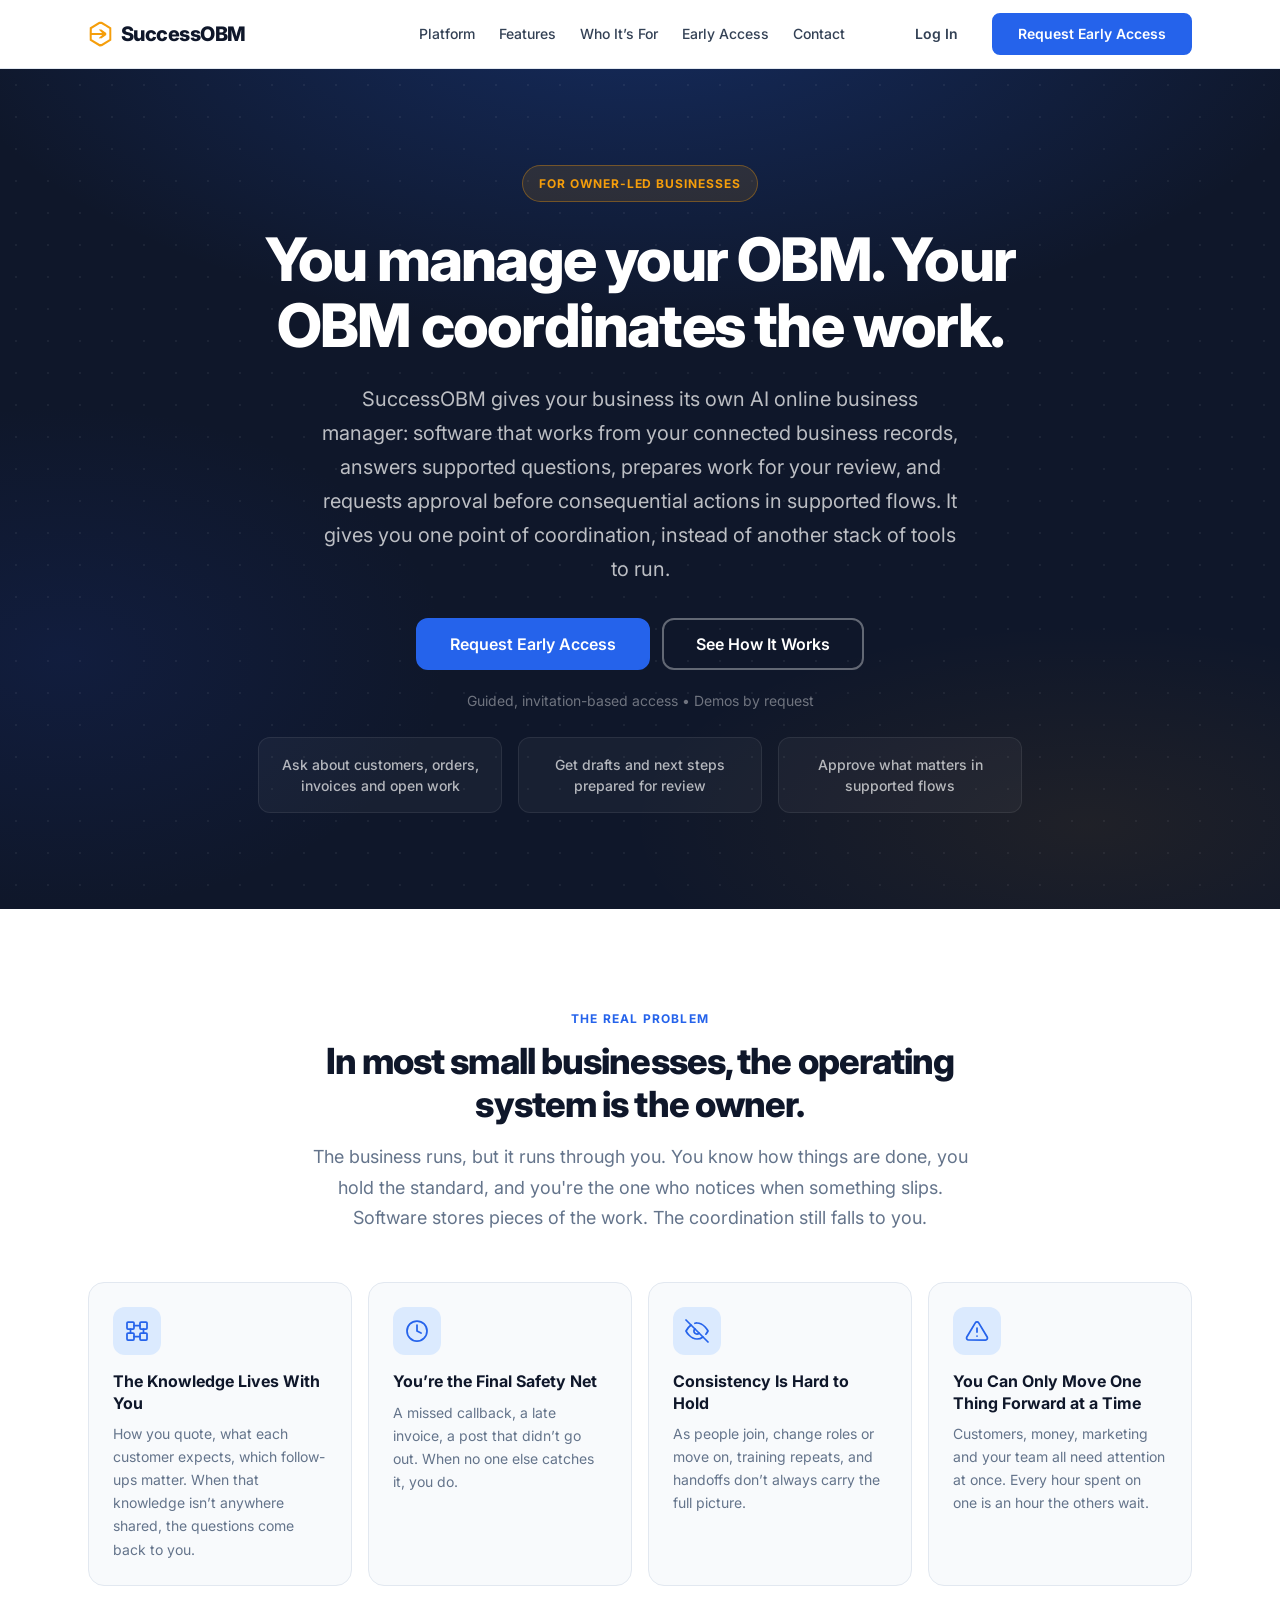
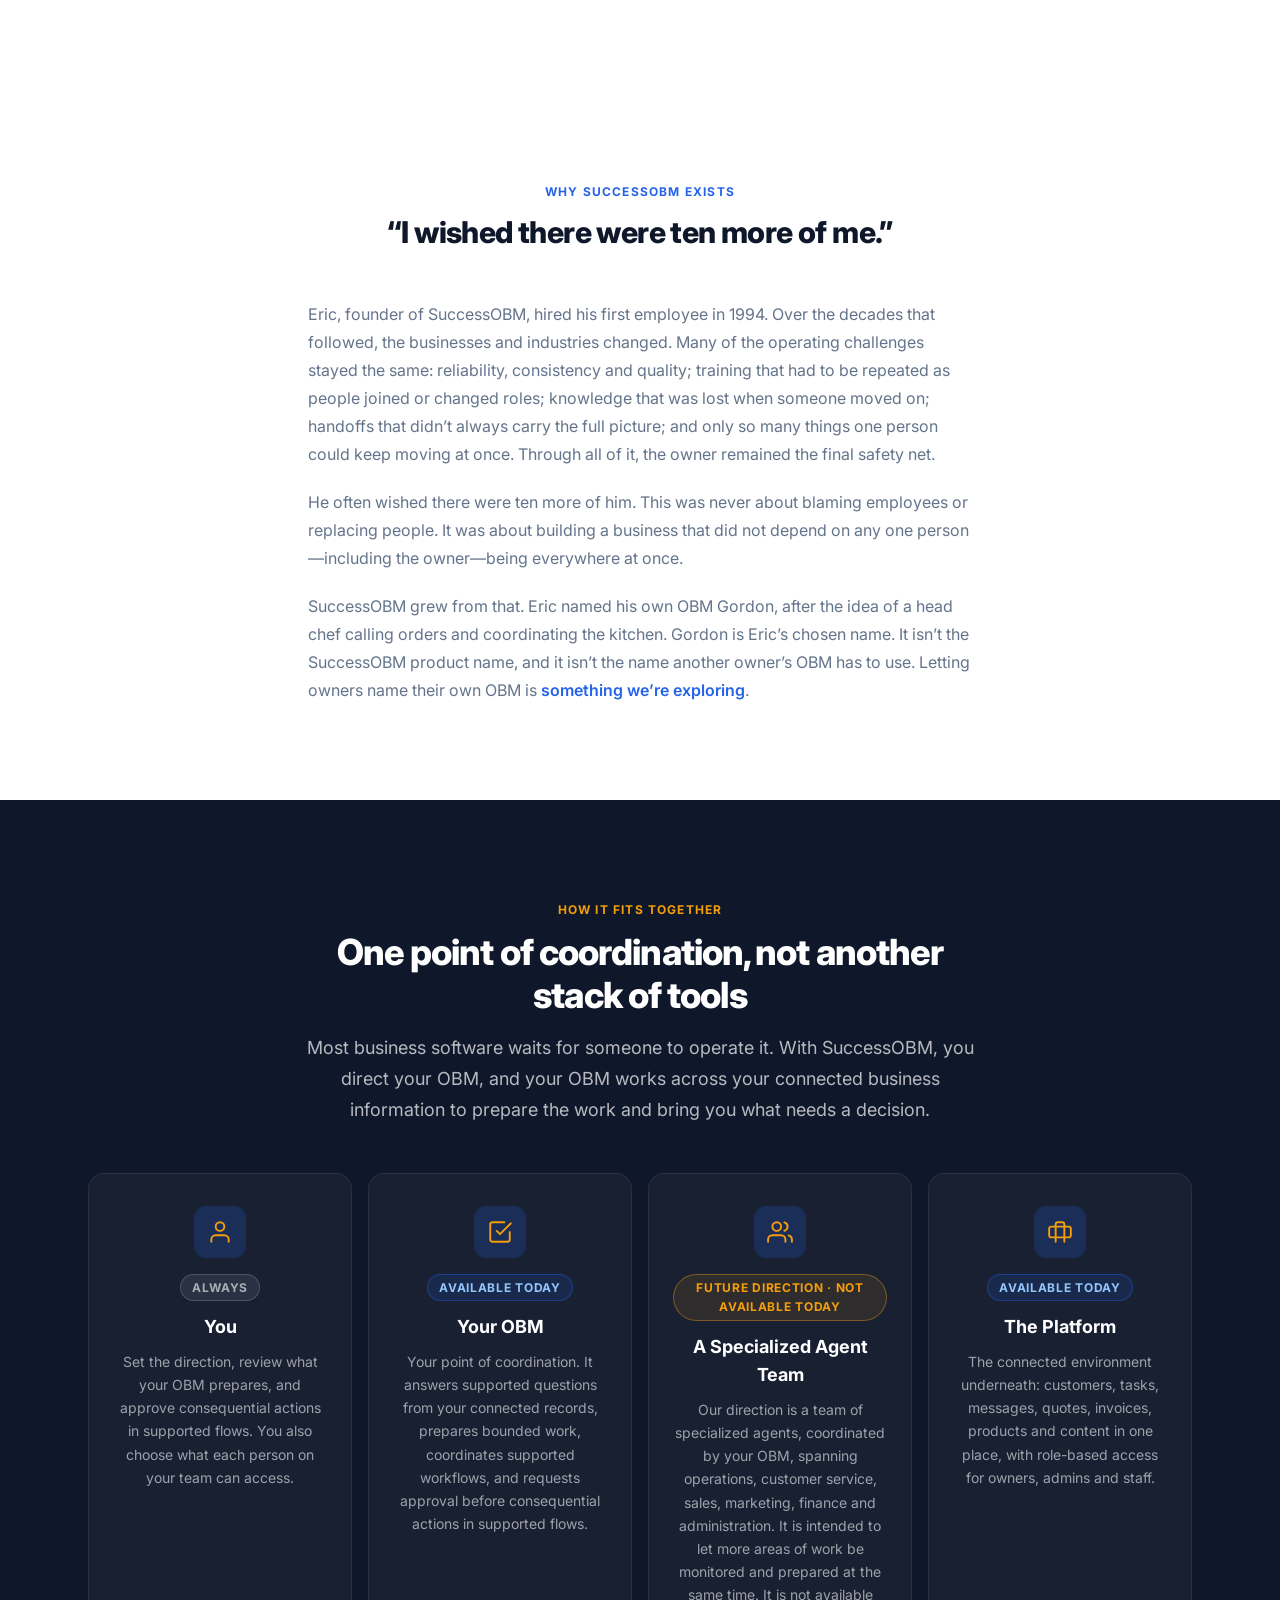
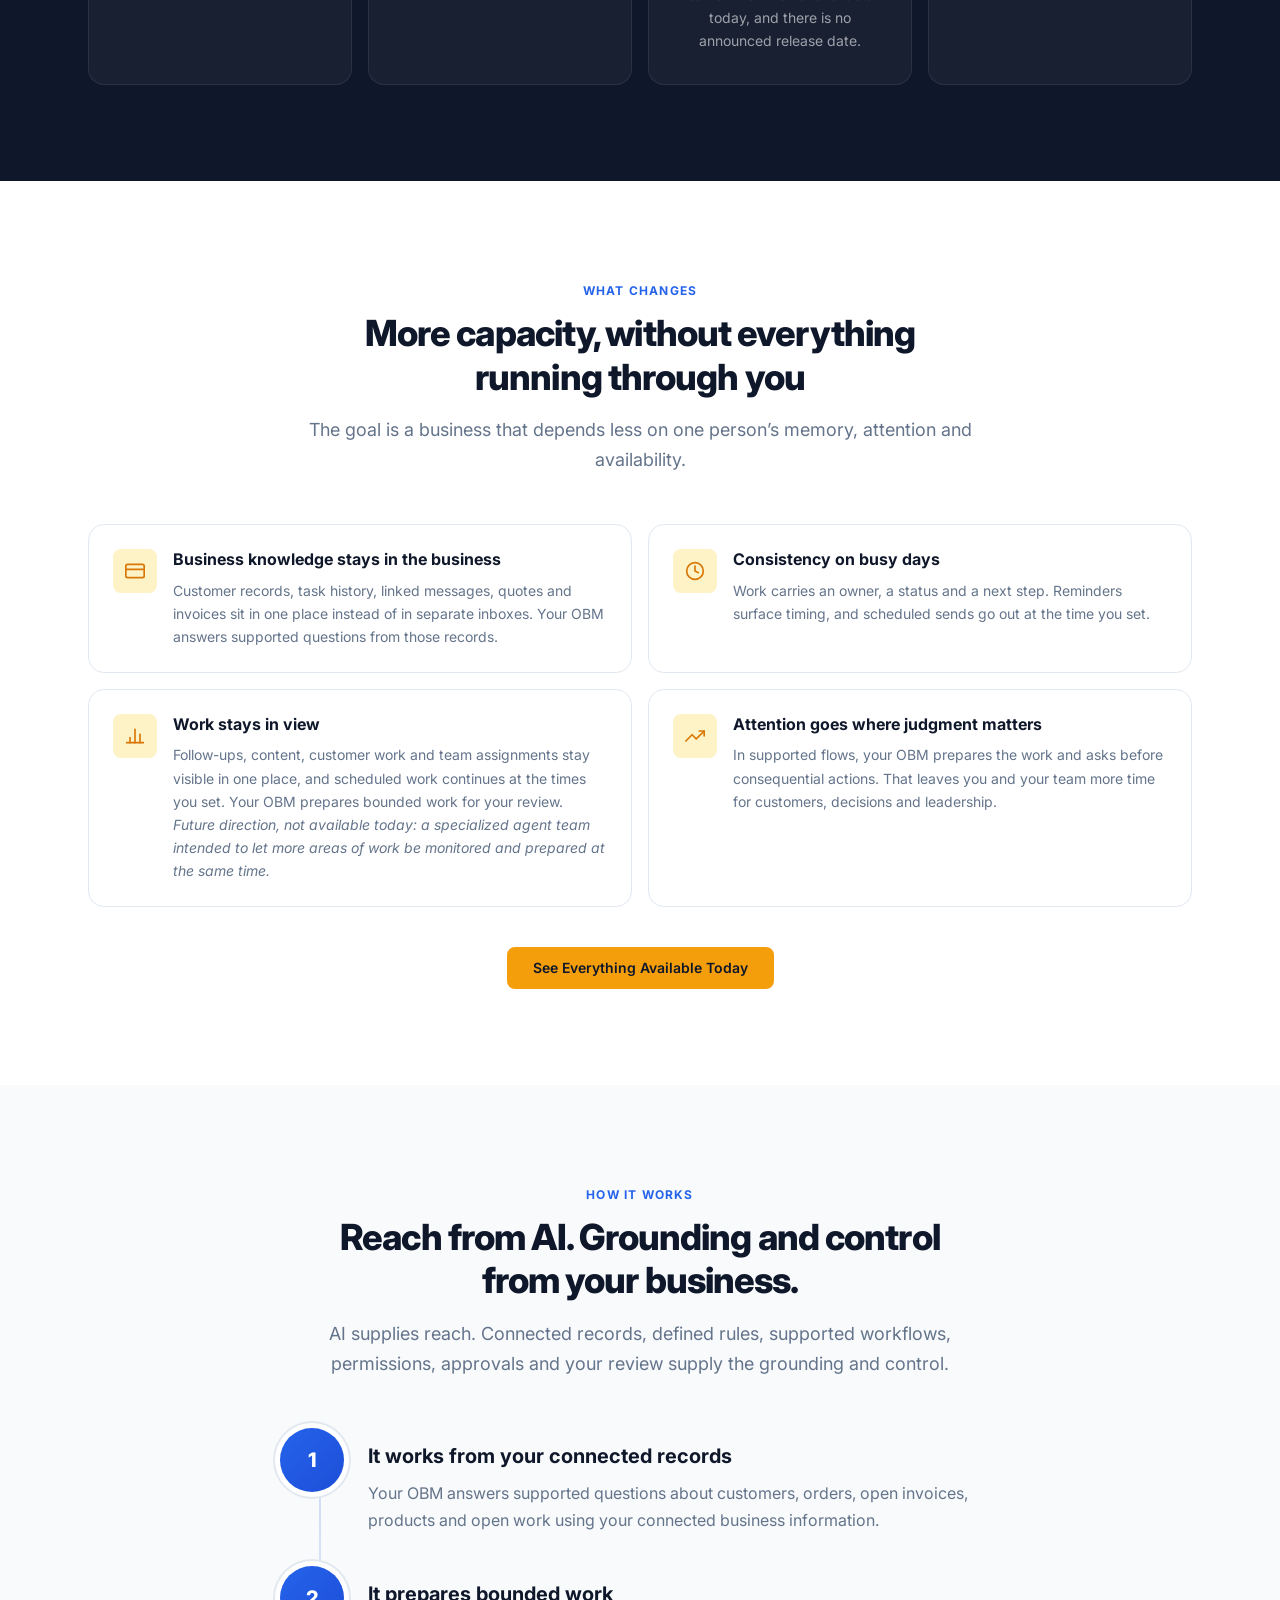
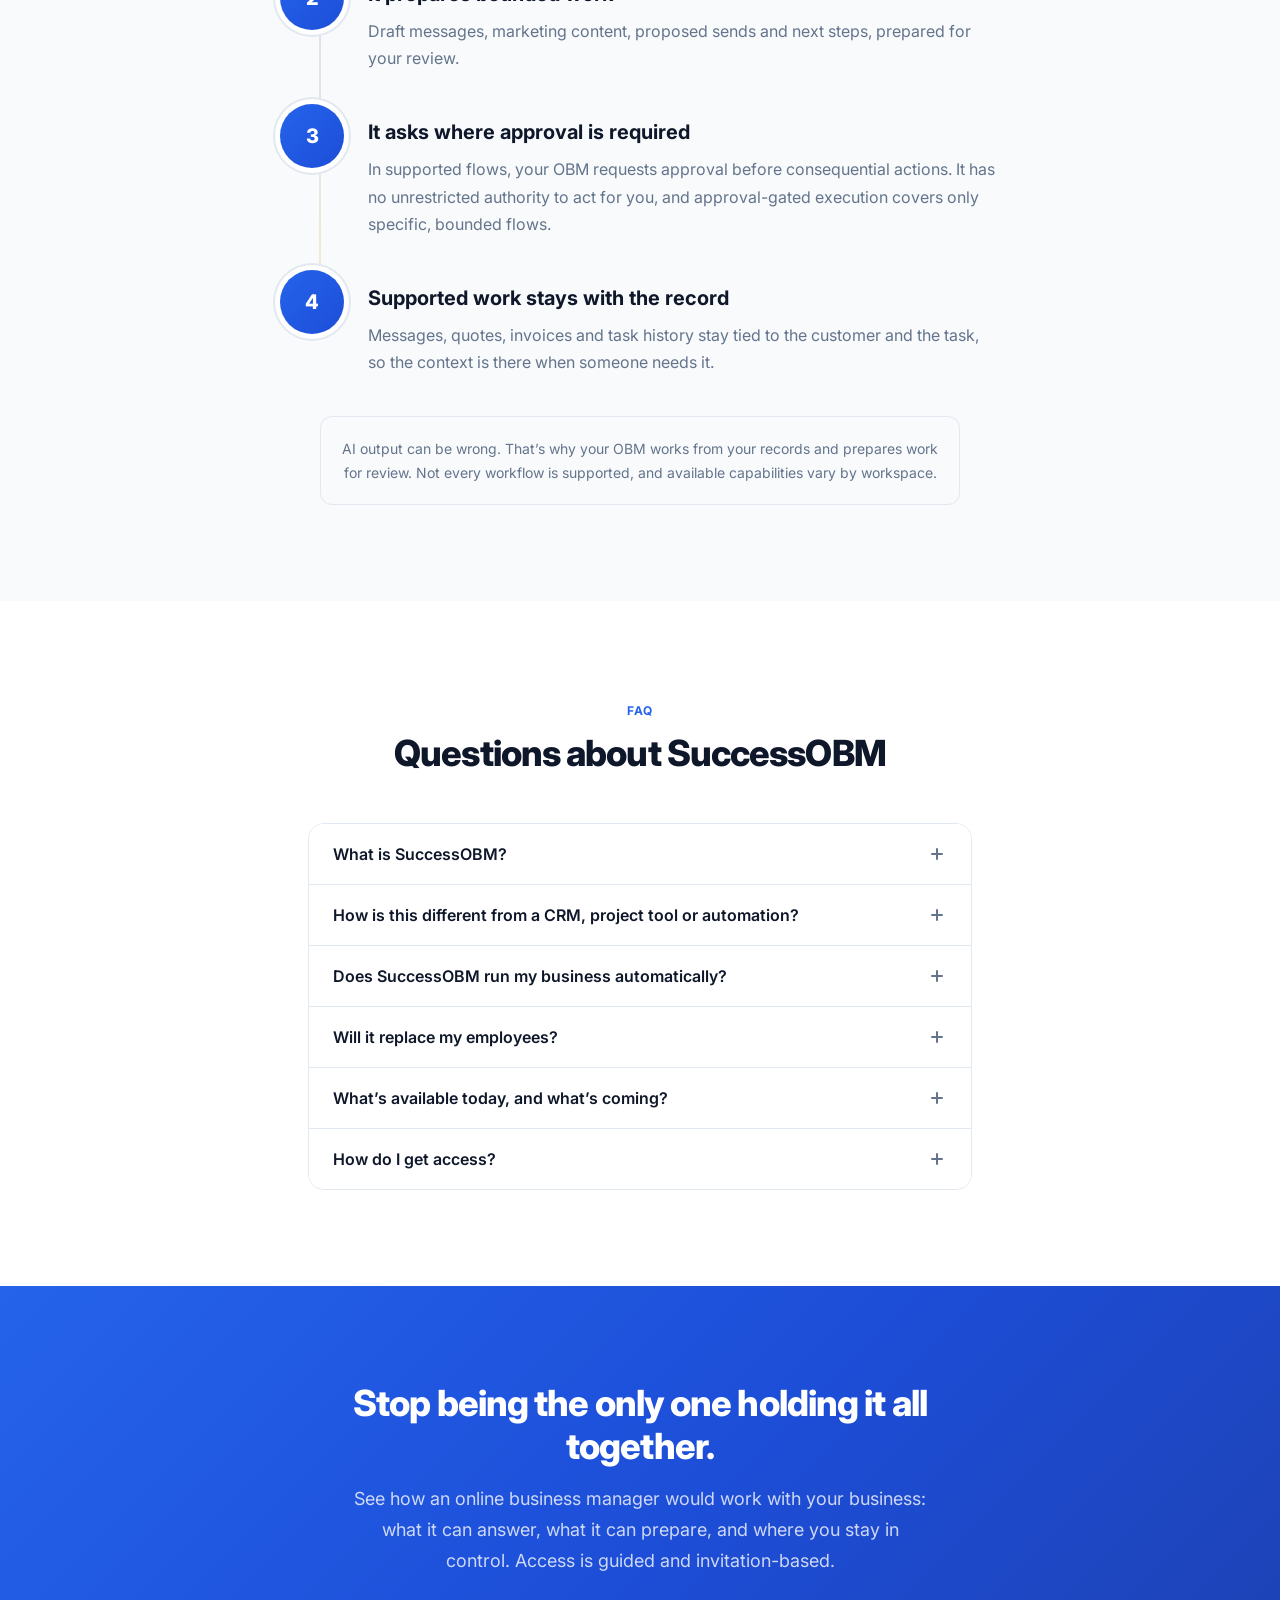
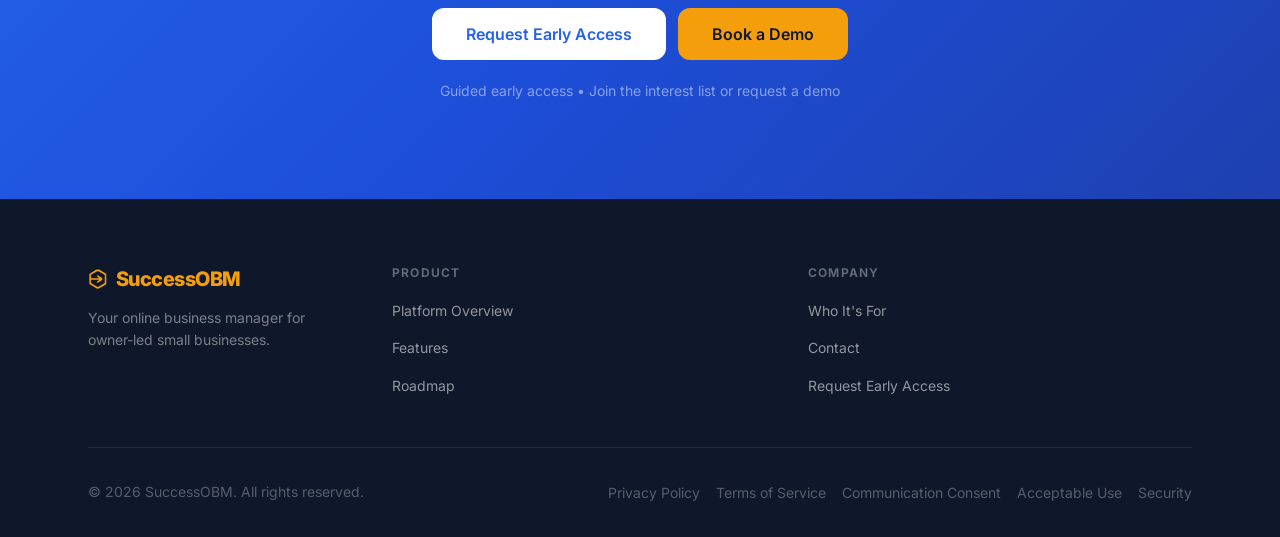
<file: index.html>
<!DOCTYPE html>
<html lang="en">
<head>
  <meta charset="UTF-8">
  <meta name="viewport" content="width=device-width, initial-scale=1.0">

  <title>SuccessOBM | AI Online Business Manager for Owner-Led Businesses</title>
  <meta name="description" content="SuccessOBM gives owner-led businesses their own AI online business manager. It works from your connected records, prepares work for review, and asks before consequential actions in supported flows.">
  <meta name="robots" content="index, follow">
  <link rel="canonical" href="https://successobm.com/">

  <meta property="og:type"        content="website">
  <meta property="og:site_name"   content="SuccessOBM">
  <meta property="og:url"         content="https://successobm.com/">
  <meta property="og:title"       content="SuccessOBM | AI Online Business Manager for Owner-Led Businesses">
  <meta property="og:description" content="SuccessOBM gives owner-led businesses their own AI online business manager. It works from your connected records, prepares work for review, and asks before consequential actions in supported flows.">
  <meta property="og:locale"      content="en_US">
  <!-- og:image — add when asset is ready -->
  <!-- <meta property="og:image"     content="https://successobm.com/assets/og-image.png"> -->
  <!-- <meta property="og:image:alt" content="SuccessOBM platform dashboard showing marketing, sales, and operations management"> -->

  <meta name="twitter:card"        content="summary_large_image">
  <meta name="twitter:title"       content="SuccessOBM | AI Online Business Manager for Owner-Led Businesses">
  <meta name="twitter:description" content="SuccessOBM gives owner-led businesses their own AI online business manager. It works from your connected records, prepares work for review, and asks before consequential actions in supported flows.">

  <script type="application/ld+json">
  {
    "@context": "https://schema.org",
    "@graph": [
      {
        "@type": "Organization",
        "@id": "https://successobm.com/#organization",
        "name": "SuccessOBM",
        "url": "https://successobm.com",
        "description": "AI online business manager for owner-led small businesses — one point of coordination for customers, communication, orders, money, and marketing, with human review and approval in supported flows."
      },
      {
        "@type": "WebSite",
        "@id": "https://successobm.com/#website",
        "url": "https://successobm.com",
        "name": "SuccessOBM",
        "publisher": { "@id": "https://successobm.com/#organization" }
      },
      {
        "@type": "SoftwareApplication",
        "@id": "https://successobm.com/#product",
        "name": "SuccessOBM",
        "url": "https://successobm.com",
        "applicationCategory": "BusinessApplication",
        "operatingSystem": "Web",
        "description": "Online business manager for owner-led small businesses. Your OBM answers supported questions from connected business records, prepares bounded work, and requests approval before consequential actions in supported flows. Includes tasks, customer records, email and SMS, quotes and invoices, marketing content, scheduling, and role-based team access. Access is guided and invitation-based.",
        "offers": {
          "@type": "Offer",
          "priceCurrency": "USD",
          "description": "Guided, invitation-based early access. Request early access or book a demo.",
          "availability": "https://schema.org/LimitedAvailability"
        },
        "publisher": { "@id": "https://successobm.com/#organization" },
        "featureList": [
          "Ask Your OBM",
          "Tasks and Reminders",
          "Email, SMS and Forms",
          "CRM and Customer Records",
          "Quotes and Invoices",
          "Marketing Content Workspace",
          "Scheduling and Follow-Up",
          "Roles, Permissions and Team Access"
        ]
      }
    ]
  }
  </script>

  <link rel="preconnect" href="https://fonts.googleapis.com">
  <link rel="preconnect" href="https://fonts.gstatic.com" crossorigin>
  <link href="https://fonts.googleapis.com/css2?family=Inter:wght@400;500;600;700;800&display=swap" rel="stylesheet">

  <link rel="stylesheet" href="css/styles.css?v=b8762c28">

  <style>
    /* ================================================================
       Homepage — page-specific styles
       ================================================================ */

    /* ---- Hero — key benefit strip ---- */
    .hero-benefits {
      list-style: none;
      margin: var(--s-6) 0 0;
      padding: 0;
      display: flex;
      flex-direction: column;
      gap: var(--s-3);
      text-align: center;
    }

    .hero-benefits__item {
      font-size: var(--text-sm);
      font-weight: 500;
      color: rgba(255, 255, 255, 0.68);
      line-height: 1.5;
      padding: var(--s-4) var(--s-5);
      background: rgba(255, 255, 255, 0.04);
      border: 1px solid rgba(255, 255, 255, 0.08);
      border-radius: var(--r-lg);
    }

    @media (min-width: 768px) {
      .hero-benefits {
        flex-direction: row;
        flex-wrap: wrap;
        justify-content: center;
        gap: var(--s-4);
      }

      .hero-benefits__item {
        flex: 1 1 0;
        min-width: min(100%, 200px);
        max-width: 280px;
      }
    }

    @media (prefers-reduced-motion: no-preference) {
      .hero-benefits {
        animation-delay: 400ms;
      }
    }

    /* ---- Founder section — narrow prose ---- */
    .founder-quote {
      font-size: clamp(var(--text-2xl), 3.5vw, var(--text-3xl));
      font-weight: 800;
      letter-spacing: -0.02em;
      line-height: 1.3;
      color: var(--c-text);
    }

    .founder-body {
      font-size: var(--text-base);
      color: var(--c-text-muted);
      line-height: 1.75;
      margin-bottom: var(--s-5);
    }

    .founder-body:last-of-type {
      margin-bottom: 0;
    }

    .founder-body a {
      color: var(--c-primary);
      font-weight: 600;
    }

    /* ---- Pillar status tags (how-it-fits cards) ---- */
    .pillar__tag {
      display: inline-flex;
      align-items: center;
      font-size: var(--text-xs);
      font-weight: 700;
      letter-spacing: 0.06em;
      text-transform: uppercase;
      padding: 3px 11px;
      border-radius: var(--r-full);
      margin-bottom: var(--s-3);
    }

    .pillar__tag--always {
      background: rgba(255, 255, 255, 0.08);
      color: rgba(255, 255, 255, 0.6);
      border: 1px solid rgba(255, 255, 255, 0.16);
    }

    .pillar__tag--now {
      background: rgba(37, 99, 235, 0.14);
      color: #93C5FD;
      border: 1px solid rgba(37, 99, 235, 0.4);
    }

    .pillar__tag--future {
      background: rgba(245, 158, 11, 0.1);
      color: var(--c-gold);
      border: 1px solid rgba(245, 158, 11, 0.4);
    }

    /* ---- Grounding note (how-it-works) ---- */
    .grounding-note {
      max-width: 640px;
      margin: var(--s-10) auto 0;
      padding: var(--s-5);
      background-color: var(--c-surface);
      border: 1px solid var(--c-border);
      border-radius: var(--r-lg);
      font-size: var(--text-sm);
      color: var(--c-text-muted);
      line-height: 1.65;
      text-align: center;
    }
  </style>
</head>
<body>

  <a class="skip-link" href="#main-content">Skip to main content</a>

  <header class="site-header" role="banner">
    <nav class="nav container" aria-label="Main navigation">
      <a href="/" class="nav__logo" aria-label="SuccessOBM — go to homepage">
        <svg class="nav__logo-icon" xmlns="http://www.w3.org/2000/svg" viewBox="98 72 122 137" aria-hidden="true" focusable="false">
          <path fill="currentColor" d="M164.08,80.65l3.98,1.11c14.44,8.84,28.86,17.67,43.26,26.48l.69,1.75v60.94l-.68,1.75-44.98,27.75c-3.71.82-10.62,1.42-14.09-.03l-45.69-28.25c-.51-20.93-.52-42.63-.01-63.58l43.95-26.81,3.98-1.1h9.59ZM167.05,145.61c-4.42-.01-8.16-.25-12.38-.29l-38.52-.4.02,20.93,39.08,23.59c3.01.23,5.64.26,8.59-.03l38.57-23.69v-51.09s-38.41-22.59-38.41-22.59l-9.06-.13-38.18,22.67-.31,20.8,50.54-.06-16.31-16.72,12.6-.04,23.98,16.66-.04,9.84-24.3,16.86c-4.16-.2-7.86.43-12.13-.38,5.96-6.66,10.46-9.46,16.27-15.95Z"/>
        </svg>
        <span class="nav__logo-text">SuccessOBM</span>
      </a>

      <button
        class="nav__toggle"
        aria-expanded="false"
        aria-controls="nav-menu"
        aria-label="Toggle navigation menu"
      >
        <span class="nav__toggle-bar"></span>
        <span class="nav__toggle-bar"></span>
        <span class="nav__toggle-bar"></span>
      </button>

      <div class="nav__menu" id="nav-menu">
        <ul class="nav__list" role="list">
          <li><a href="/platform" class="nav__link">Platform</a></li>
          <li><a href="/features" class="nav__link">Features</a></li>
          <li><a href="/who-its-for" class="nav__link">Who It&rsquo;s For</a></li>
          <li><a href="/waitlist/" class="nav__link">Early Access</a></li>
          <li><a href="/contact"  class="nav__link">Contact</a></li>
        </ul>
        <div class="nav__actions">
          <a href="https://app.successobm.com/login"  class="btn btn--ghost">Log In</a>
          <a href="/waitlist/" class="btn btn--primary">Request Early Access</a>
        </div>
      </div>
    </nav>
  </header>

  <main id="main-content">

    <!-- ============================================================
         1. HERO
         ============================================================ -->
    <section class="hero" id="hero" aria-labelledby="hero-heading">
      <div class="hero__bg" aria-hidden="true"></div>
      <div class="container hero__inner">
        <div class="hero__badge" aria-label="Product category">
          For Owner-Led Businesses
        </div>
        <h1 class="hero__headline" id="hero-heading">
          You manage your OBM. Your OBM coordinates the work.
        </h1>
        <p class="hero__subheadline">
          SuccessOBM gives your business its own AI online business manager: software that works from your connected business records, answers supported questions, prepares work for your review, and requests approval before consequential actions in supported flows. It gives you one point of coordination, instead of another stack of tools to run.
        </p>
        <div class="hero__actions">
          <a href="/waitlist/"       class="btn btn--primary btn--lg">Request Early Access</a>
          <a href="#how-it-works" class="btn btn--outline-light btn--lg">See How It Works</a>
        </div>
        <p class="hero__note">Guided, invitation-based access &bull; Demos by request</p>
        <ul class="hero-benefits" role="list" aria-label="What your OBM helps you do">
          <li class="hero-benefits__item">Ask about customers, orders, invoices and open work</li>
          <li class="hero-benefits__item">Get drafts and next steps prepared for review</li>
          <li class="hero-benefits__item">Approve what matters in supported flows</li>
        </ul>
      </div>
    </section>


    <!-- ============================================================
         2. THE OWNER IS THE SYSTEM
         ============================================================ -->
    <section class="section section--light" id="problem" aria-labelledby="problem-heading">
      <div class="container">
        <div class="section-header section-header--centered">
          <p class="section-eyebrow">The Real Problem</p>
          <h2 class="section-title" id="problem-heading">
            In most small businesses, the operating system is the owner.
          </h2>
          <p class="section-lead">
            The business runs, but it runs through you. You know how things are done, you hold the standard, and you're the one who notices when something slips. Software stores pieces of the work. The coordination still falls to you.
          </p>
        </div>
        <ul class="pain-grid" role="list">
          <li class="pain-card">
            <div class="pain-card__icon" aria-hidden="true">
              <svg width="24" height="24" viewBox="0 0 24 24" fill="none" stroke="currentColor" stroke-width="1.75" stroke-linecap="round" stroke-linejoin="round"><rect x="2" y="3" width="7" height="7" rx="1"/><rect x="15" y="3" width="7" height="7" rx="1"/><rect x="2" y="14" width="7" height="7" rx="1"/><rect x="15" y="14" width="7" height="7" rx="1"/><line x1="9" y1="6.5" x2="15" y2="6.5"/><line x1="9" y1="17.5" x2="15" y2="17.5"/><line x1="5.5" y1="10" x2="5.5" y2="14"/><line x1="18.5" y1="10" x2="18.5" y2="14"/></svg>
            </div>
            <h3 class="pain-card__title">The Knowledge Lives With You</h3>
            <p class="pain-card__body">How you quote, what each customer expects, which follow-ups matter. When that knowledge isn&rsquo;t anywhere shared, the questions come back to you.</p>
          </li>
          <li class="pain-card">
            <div class="pain-card__icon" aria-hidden="true">
              <svg width="24" height="24" viewBox="0 0 24 24" fill="none" stroke="currentColor" stroke-width="1.75" stroke-linecap="round" stroke-linejoin="round"><circle cx="12" cy="12" r="10"/><polyline points="12 6 12 12 16 14"/></svg>
            </div>
            <h3 class="pain-card__title">You&rsquo;re the Final Safety Net</h3>
            <p class="pain-card__body">A missed callback, a late invoice, a post that didn&rsquo;t go out. When no one else catches it, you do.</p>
          </li>
          <li class="pain-card">
            <div class="pain-card__icon" aria-hidden="true">
              <svg width="24" height="24" viewBox="0 0 24 24" fill="none" stroke="currentColor" stroke-width="1.75" stroke-linecap="round" stroke-linejoin="round"><path d="M17.94 17.94A10.07 10.07 0 0 1 12 20c-7 0-11-8-11-8a18.45 18.45 0 0 1 5.06-5.94M9.9 4.24A9.12 9.12 0 0 1 12 4c7 0 11 8 11 8a18.5 18.5 0 0 1-2.16 3.19m-6.72-1.07a3 3 0 1 1-4.24-4.24"/><line x1="1" y1="1" x2="23" y2="23"/></svg>
            </div>
            <h3 class="pain-card__title">Consistency Is Hard to Hold</h3>
            <p class="pain-card__body">As people join, change roles or move on, training repeats, and handoffs don&rsquo;t always carry the full picture.</p>
          </li>
          <li class="pain-card">
            <div class="pain-card__icon" aria-hidden="true">
              <svg width="24" height="24" viewBox="0 0 24 24" fill="none" stroke="currentColor" stroke-width="1.75" stroke-linecap="round" stroke-linejoin="round"><path d="M10.29 3.86L1.82 18a2 2 0 0 0 1.71 3h16.94a2 2 0 0 0 1.71-3L13.71 3.86a2 2 0 0 0-3.42 0z"/><line x1="12" y1="9" x2="12" y2="13"/><line x1="12" y1="17" x2="12.01" y2="17"/></svg>
            </div>
            <h3 class="pain-card__title">You Can Only Move One Thing Forward at a Time</h3>
            <p class="pain-card__body">Customers, money, marketing and your team all need attention at once. Every hour spent on one is an hour the others wait.</p>
          </li>
        </ul>
      </div>
    </section>


    <!-- ============================================================
         3. FOUNDER
         ============================================================ -->
    <section class="section" id="founder" aria-labelledby="founder-heading">
      <div class="container container--narrow">
        <div class="section-header section-header--centered">
          <p class="section-eyebrow">Why SuccessOBM Exists</p>
          <h2 class="section-title founder-quote" id="founder-heading">
            &ldquo;I wished there were ten more of me.&rdquo;
          </h2>
        </div>
        <p class="founder-body">
          Eric, founder of SuccessOBM, hired his first employee in 1994. Over the decades that followed, the businesses and industries changed. Many of the operating challenges stayed the same: reliability, consistency and quality; training that had to be repeated as people joined or changed roles; knowledge that was lost when someone moved on; handoffs that didn&rsquo;t always carry the full picture; and only so many things one person could keep moving at once. Through all of it, the owner remained the final safety net.
        </p>
        <p class="founder-body">
          He often wished there were ten more of him. This was never about blaming employees or replacing people. It was about building a business that did not depend on any one person&mdash;including the owner&mdash;being everywhere at once.
        </p>
        <p class="founder-body">
          SuccessOBM grew from that. Eric named his own OBM Gordon, after the idea of a head chef calling orders and coordinating the kitchen. Gordon is Eric&rsquo;s chosen name. It isn&rsquo;t the SuccessOBM product name, and it isn&rsquo;t the name another owner&rsquo;s OBM has to use. Letting owners name their own OBM is <a href="/roadmap/">something we&rsquo;re exploring</a>.
        </p>
      </div>
    </section>


    <!-- ============================================================
         4. HOW IT FITS TOGETHER
         ============================================================ -->
    <section class="section section--dark" id="how-it-fits" aria-labelledby="fits-heading">
      <div class="container">
        <div class="section-header section-header--centered section-header--on-dark">
          <p class="section-eyebrow section-eyebrow--accent">How It Fits Together</p>
          <h2 class="section-title" id="fits-heading">
            One point of coordination, not another stack of tools
          </h2>
          <p class="section-lead">
            Most business software waits for someone to operate it. With SuccessOBM, you direct your OBM, and your OBM works across your connected business information to prepare the work and bring you what needs a decision.
          </p>
        </div>
        <ul class="pillar-grid" role="list">
          <li class="pillar">
            <div class="pillar__icon" aria-hidden="true">
              <svg width="26" height="26" viewBox="0 0 24 24" fill="none" stroke="currentColor" stroke-width="1.75" stroke-linecap="round" stroke-linejoin="round"><path d="M20 21v-2a4 4 0 0 0-4-4H8a4 4 0 0 0-4 4v2"/><circle cx="12" cy="7" r="4"/></svg>
            </div>
            <span class="pillar__tag pillar__tag--always">Always</span>
            <h3 class="pillar__title">You</h3>
            <p class="pillar__body">Set the direction, review what your OBM prepares, and approve consequential actions in supported flows. You also choose what each person on your team can access.</p>
          </li>
          <li class="pillar">
            <div class="pillar__icon" aria-hidden="true">
              <svg width="26" height="26" viewBox="0 0 24 24" fill="none" stroke="currentColor" stroke-width="1.75" stroke-linecap="round" stroke-linejoin="round"><polyline points="9 11 12 14 22 4"/><path d="M21 12v7a2 2 0 0 1-2 2H5a2 2 0 0 1-2-2V5a2 2 0 0 1 2-2h11"/></svg>
            </div>
            <span class="pillar__tag pillar__tag--now">Available today</span>
            <h3 class="pillar__title">Your OBM</h3>
            <p class="pillar__body">Your point of coordination. It answers supported questions from your connected records, prepares bounded work, coordinates supported workflows, and requests approval before consequential actions in supported flows.</p>
          </li>
          <li class="pillar">
            <div class="pillar__icon" aria-hidden="true">
              <svg width="26" height="26" viewBox="0 0 24 24" fill="none" stroke="currentColor" stroke-width="1.75" stroke-linecap="round" stroke-linejoin="round"><path d="M17 21v-2a4 4 0 0 0-4-4H5a4 4 0 0 0-4 4v2"/><circle cx="9" cy="7" r="4"/><path d="M23 21v-2a4 4 0 0 0-3-3.87"/><path d="M16 3.13a4 4 0 0 1 0 7.75"/></svg>
            </div>
            <span class="pillar__tag pillar__tag--future">Future direction &middot; Not available today</span>
            <h3 class="pillar__title">A Specialized Agent Team</h3>
            <p class="pillar__body">Our direction is a team of specialized agents, coordinated by your OBM, spanning operations, customer service, sales, marketing, finance and administration. It is intended to let more areas of work be monitored and prepared at the same time. It is not available today, and there is no announced release date.</p>
          </li>
          <li class="pillar">
            <div class="pillar__icon" aria-hidden="true">
              <svg width="26" height="26" viewBox="0 0 24 24" fill="none" stroke="currentColor" stroke-width="1.75" stroke-linecap="round" stroke-linejoin="round"><path d="M20 7H4a2 2 0 0 0-2 2v6a2 2 0 0 0 2 2h16a2 2 0 0 0 2-2V9a2 2 0 0 0-2-2z"/><path d="M16 21V5a2 2 0 0 0-2-2h-4a2 2 0 0 0-2 2v16"/></svg>
            </div>
            <span class="pillar__tag pillar__tag--now">Available today</span>
            <h3 class="pillar__title">The Platform</h3>
            <p class="pillar__body">The connected environment underneath: customers, tasks, messages, quotes, invoices, products and content in one place, with role-based access for owners, admins and staff.</p>
          </li>
        </ul>
      </div>
    </section>


    <!-- ============================================================
         5. WHAT CHANGES
         ============================================================ -->
    <section class="section" id="outcomes" aria-labelledby="outcomes-heading">
      <div class="container">
        <div class="section-header section-header--centered">
          <p class="section-eyebrow">What Changes</p>
          <h2 class="section-title" id="outcomes-heading">
            More capacity, without everything running through you
          </h2>
          <p class="section-lead">
            The goal is a business that depends less on one person&rsquo;s memory, attention and availability.
          </p>
        </div>
        <ul class="outcomes-grid" role="list">
          <li class="outcome-item">
            <div class="outcome-item__icon" aria-hidden="true">
              <svg width="20" height="20" viewBox="0 0 24 24" fill="none" stroke="currentColor" stroke-width="2" stroke-linecap="round" stroke-linejoin="round"><rect x="1" y="4" width="22" height="16" rx="2" ry="2"/><line x1="1" y1="10" x2="23" y2="10"/></svg>
            </div>
            <div class="outcome-item__text">
              <h3 class="outcome-item__title">Business knowledge stays in the business</h3>
              <p class="outcome-item__body">Customer records, task history, linked messages, quotes and invoices sit in one place instead of in separate inboxes. Your OBM answers supported questions from those records.</p>
            </div>
          </li>
          <li class="outcome-item">
            <div class="outcome-item__icon" aria-hidden="true">
              <svg width="20" height="20" viewBox="0 0 24 24" fill="none" stroke="currentColor" stroke-width="2" stroke-linecap="round" stroke-linejoin="round"><circle cx="12" cy="12" r="10"/><polyline points="12 6 12 12 16 14"/></svg>
            </div>
            <div class="outcome-item__text">
              <h3 class="outcome-item__title">Consistency on busy days</h3>
              <p class="outcome-item__body">Work carries an owner, a status and a next step. Reminders surface timing, and scheduled sends go out at the time you set.</p>
            </div>
          </li>
          <li class="outcome-item">
            <div class="outcome-item__icon" aria-hidden="true">
              <svg width="20" height="20" viewBox="0 0 24 24" fill="none" stroke="currentColor" stroke-width="2" stroke-linecap="round" stroke-linejoin="round"><line x1="18" y1="20" x2="18" y2="10"/><line x1="12" y1="20" x2="12" y2="4"/><line x1="6"  y1="20" x2="6"  y2="14"/><line x1="2"  y1="20" x2="22" y2="20"/></svg>
            </div>
            <div class="outcome-item__text">
              <h3 class="outcome-item__title">Work stays in view</h3>
              <p class="outcome-item__body">Follow-ups, content, customer work and team assignments stay visible in one place, and scheduled work continues at the times you set. Your OBM prepares bounded work for your review. <em>Future direction, not available today: a specialized agent team intended to let more areas of work be monitored and prepared at the same time.</em></p>
            </div>
          </li>
          <li class="outcome-item">
            <div class="outcome-item__icon" aria-hidden="true">
              <svg width="20" height="20" viewBox="0 0 24 24" fill="none" stroke="currentColor" stroke-width="2" stroke-linecap="round" stroke-linejoin="round"><polyline points="23 6 13.5 15.5 8.5 10.5 1 18"/><polyline points="17 6 23 6 23 12"/></svg>
            </div>
            <div class="outcome-item__text">
              <h3 class="outcome-item__title">Attention goes where judgment matters</h3>
              <p class="outcome-item__body">In supported flows, your OBM prepares the work and asks before consequential actions. That leaves you and your team more time for customers, decisions and leadership.</p>
            </div>
          </li>
        </ul>
        <div class="features-cta">
          <a href="/features" class="btn btn--gold">See Everything Available Today</a>
        </div>
      </div>
    </section>


    <!-- ============================================================
         6. HOW YOUR OBM STAYS GROUNDED
         ============================================================ -->
    <section class="section section--surface" id="how-it-works" aria-labelledby="how-heading">
      <div class="container">
        <div class="section-header section-header--centered">
          <p class="section-eyebrow">How It Works</p>
          <h2 class="section-title" id="how-heading">
            Reach from AI. Grounding and control from your business.
          </h2>
          <p class="section-lead">
            AI supplies reach. Connected records, defined rules, supported workflows, permissions, approvals and your review supply the grounding and control.
          </p>
        </div>
        <ol class="steps" aria-label="How your OBM stays grounded">
          <li class="step">
            <div class="step__number" aria-hidden="true">1</div>
            <div class="step__content">
              <h3 class="step__title">It works from your connected records</h3>
              <p class="step__body">Your OBM answers supported questions about customers, orders, open invoices, products and open work using your connected business information.</p>
            </div>
          </li>
          <li class="step">
            <div class="step__number" aria-hidden="true">2</div>
            <div class="step__content">
              <h3 class="step__title">It prepares bounded work</h3>
              <p class="step__body">Draft messages, marketing content, proposed sends and next steps, prepared for your review.</p>
            </div>
          </li>
          <li class="step">
            <div class="step__number" aria-hidden="true">3</div>
            <div class="step__content">
              <h3 class="step__title">It asks where approval is required</h3>
              <p class="step__body">In supported flows, your OBM requests approval before consequential actions. It has no unrestricted authority to act for you, and approval-gated execution covers only specific, bounded flows.</p>
            </div>
          </li>
          <li class="step">
            <div class="step__number" aria-hidden="true">4</div>
            <div class="step__content">
              <h3 class="step__title">Supported work stays with the record</h3>
              <p class="step__body">Messages, quotes, invoices and task history stay tied to the customer and the task, so the context is there when someone needs it.</p>
            </div>
          </li>
        </ol>
        <p class="grounding-note">AI output can be wrong. That&rsquo;s why your OBM works from your records and prepares work for review. Not every workflow is supported, and available capabilities vary by workspace.</p>
      </div>
    </section>


    <!-- ============================================================
         7. FAQ
         ============================================================ -->
    <section class="section" id="faq" aria-labelledby="faq-heading">
      <div class="container container--narrow">
        <div class="section-header section-header--centered">
          <p class="section-eyebrow">FAQ</p>
          <h2 class="section-title" id="faq-heading">
            Questions about SuccessOBM
          </h2>
        </div>
        <dl class="faq-list">

          <div class="faq-item">
            <dt>
              <button class="faq-toggle" aria-expanded="false" aria-controls="faq-1">
                What is SuccessOBM?
                <span class="faq-toggle__icon" aria-hidden="true"></span>
              </button>
            </dt>
            <dd id="faq-1" class="faq-answer" hidden>
              <p>SuccessOBM is software that gives an owner-led business its own online business manager (OBM). It is not a person or an agency. Your OBM works from your connected business records, answers supported questions, prepares bounded work, and requests approval before consequential actions in supported flows. Around it, SuccessOBM brings customers, communication, quotes and invoices, marketing and team work into one place.</p>
            </dd>
          </div>

          <div class="faq-item">
            <dt>
              <button class="faq-toggle" aria-expanded="false" aria-controls="faq-2">
                How is this different from a CRM, project tool or automation?
                <span class="faq-toggle__icon" aria-hidden="true"></span>
              </button>
            </dt>
            <dd id="faq-2" class="faq-answer" hidden>
              <p>Each of those covers one slice of the work and waits to be operated, or runs on fixed triggers. SuccessOBM puts one point of coordination at the center: your OBM, working from connected customer, task, money and marketing records.</p>
            </dd>
          </div>

          <div class="faq-item">
            <dt>
              <button class="faq-toggle" aria-expanded="false" aria-controls="faq-3">
                Does SuccessOBM run my business automatically?
                <span class="faq-toggle__icon" aria-hidden="true"></span>
              </button>
            </dt>
            <dd id="faq-3" class="faq-answer" hidden>
              <p>No. Your OBM can answer questions using connected business information and prepare bounded work. For supported flows, it requests your approval before consequential actions. It does not have unrestricted authority to act on your behalf, and not every workflow is supported.</p>
            </dd>
          </div>

          <div class="faq-item">
            <dt>
              <button class="faq-toggle" aria-expanded="false" aria-controls="faq-4">
                Will it replace my employees?
                <span class="faq-toggle__icon" aria-hidden="true"></span>
              </button>
            </dt>
            <dd id="faq-4" class="faq-answer" hidden>
              <p>It&rsquo;s built to add capacity, not to take people out of the business. People remain essential for relationships, empathy, creativity, physical work, negotiation, leadership and high-stakes judgment. SuccessOBM carries more of the coordination, preparation and follow-up around that work, and keeps business knowledge in shared records.</p>
            </dd>
          </div>

          <div class="faq-item">
            <dt>
              <button class="faq-toggle" aria-expanded="false" aria-controls="faq-5">
                What&rsquo;s available today, and what&rsquo;s coming?
                <span class="faq-toggle__icon" aria-hidden="true"></span>
              </button>
            </dt>
            <dd id="faq-5" class="faq-answer" hidden>
              <p>Today your OBM answers supported questions from your records, prepares drafts and proposed sends, and asks before consequential actions in supported flows. Our direction is a specialized agent team spanning operations, customer service, sales, marketing, finance and administration. That is not available today. <a href="/features">See current capabilities and limitations</a>.</p>
            </dd>
          </div>

          <div class="faq-item">
            <dt>
              <button class="faq-toggle" aria-expanded="false" aria-controls="faq-6">
                How do I get access?
                <span class="faq-toggle__icon" aria-hidden="true"></span>
              </button>
            </dt>
            <dd id="faq-6" class="faq-answer" hidden>
              <p>Access is currently guided and invitation-based — there is no self-service signup. <a href="/waitlist/">Join the interest list and request early access</a>, and we&apos;ll follow up by email about next steps. Prefer a walkthrough first? <a href="/contact">Book a demo</a>.</p>
            </dd>
          </div>

        </dl>
      </div>
    </section>


    <!-- ============================================================
         8. CTA
         ============================================================ -->
    <section class="cta-section" id="get-started" aria-labelledby="cta-heading">
      <div class="container cta-section__inner">
        <h2 class="cta-section__title" id="cta-heading">
          Stop being the only one holding it all together.
        </h2>
        <p class="cta-section__body">
          See how an online business manager would work with your business: what it can answer, what it can prepare, and where you stay in control. Access is guided and invitation-based.
        </p>
        <div class="cta-section__actions">
          <a href="/waitlist/"  class="btn btn--white btn--lg">Request Early Access</a>
          <a href="/contact" class="btn btn--gold  btn--lg">Book a Demo</a>
        </div>
        <p class="cta-section__note">
          Guided early access &bull; Join the interest list or request a demo
        </p>
      </div>
    </section>

  </main>


  <footer class="site-footer" role="contentinfo">
    <div class="container">
      <div class="footer__top">
        <div class="footer__brand">
          <a href="/" class="footer__logo" aria-label="SuccessOBM — go to homepage">
            <svg class="footer__logo-icon" xmlns="http://www.w3.org/2000/svg" viewBox="98 72 122 137" aria-hidden="true" focusable="false">
              <path fill="currentColor" d="M164.08,80.65l3.98,1.11c14.44,8.84,28.86,17.67,43.26,26.48l.69,1.75v60.94l-.68,1.75-44.98,27.75c-3.71.82-10.62,1.42-14.09-.03l-45.69-28.25c-.51-20.93-.52-42.63-.01-63.58l43.95-26.81,3.98-1.1h9.59ZM167.05,145.61c-4.42-.01-8.16-.25-12.38-.29l-38.52-.4.02,20.93,39.08,23.59c3.01.23,5.64.26,8.59-.03l38.57-23.69v-51.09s-38.41-22.59-38.41-22.59l-9.06-.13-38.18,22.67-.31,20.8,50.54-.06-16.31-16.72,12.6-.04,23.98,16.66-.04,9.84-24.3,16.86c-4.16-.2-7.86.43-12.13-.38,5.96-6.66,10.46-9.46,16.27-15.95Z"/>
            </svg>
            <span class="footer__logo-text">SuccessOBM</span>
          </a>
          <p class="footer__tagline">Your online business manager for owner-led small businesses.</p>
        </div>
        <nav class="footer__nav" aria-label="Footer navigation">
          <div class="footer__col">
            <h4 class="footer__col-title">Product</h4>
            <ul role="list">
              <li><a href="/platform">Platform Overview</a></li>
              <li><a href="/features">Features</a></li>
              <li><a href="/roadmap/">Roadmap</a></li>
            </ul>
          </div>
          <div class="footer__col">
            <h4 class="footer__col-title">Company</h4>
            <ul role="list">
              <li><a href="/who-its-for">Who It's For</a></li>
              <li><a href="/contact">Contact</a></li>
              <li><a href="/waitlist/">Request Early Access</a></li>
            </ul>
          </div>
        </nav>
      </div>
      <div class="footer__bottom">
        <p class="footer__legal">&copy; <span id="current-year">2025</span> SuccessOBM. All rights reserved.</p>
        <ul class="footer__legal-links" role="list">
          <li><a href="/privacy">Privacy Policy</a></li>
          <li><a href="/terms">Terms of Service</a></li>
          <li><a href="/communication-policy">Communication Consent</a></li>
          <li><a href="/acceptable-use">Acceptable Use</a></li>
          <li><a href="/security">Security</a></li>
        </ul>
      </div>
    </div>
  </footer>

  <script src="js/main.js"></script>
</body>
</html>
</file>
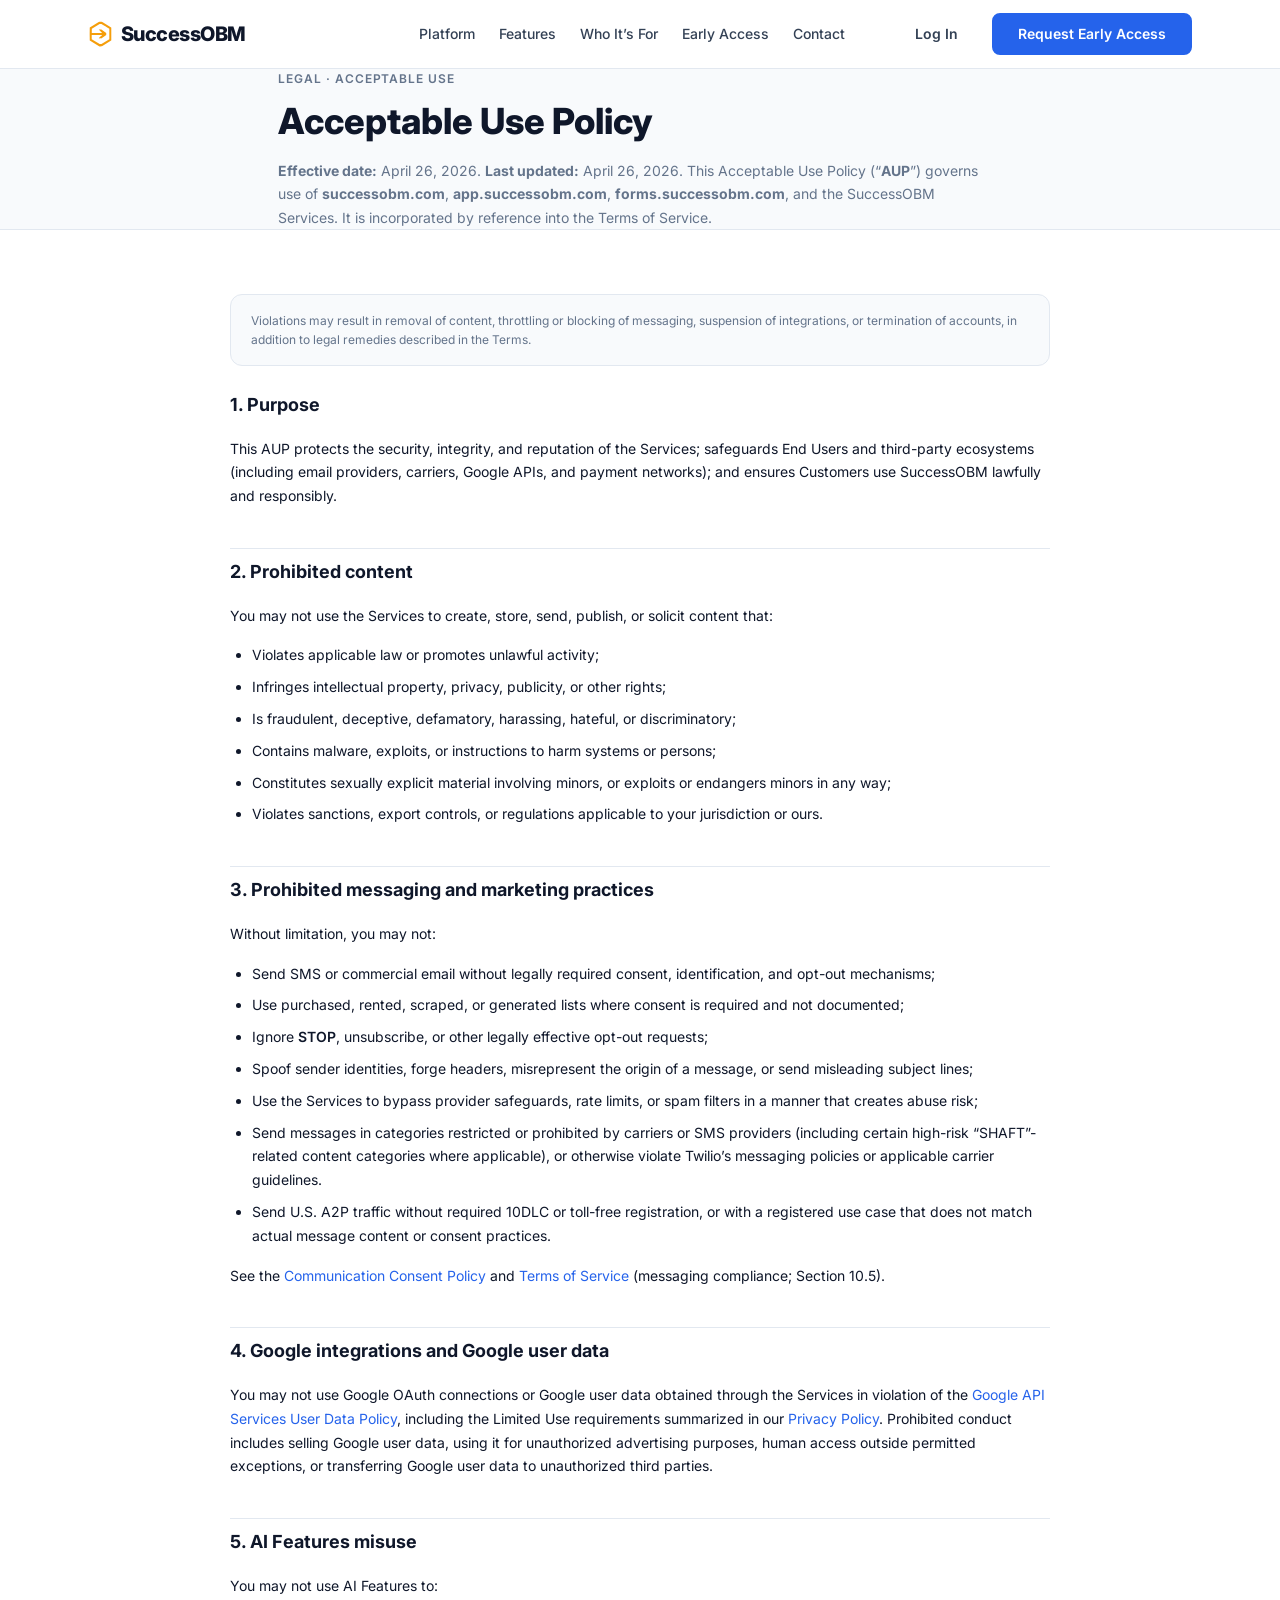
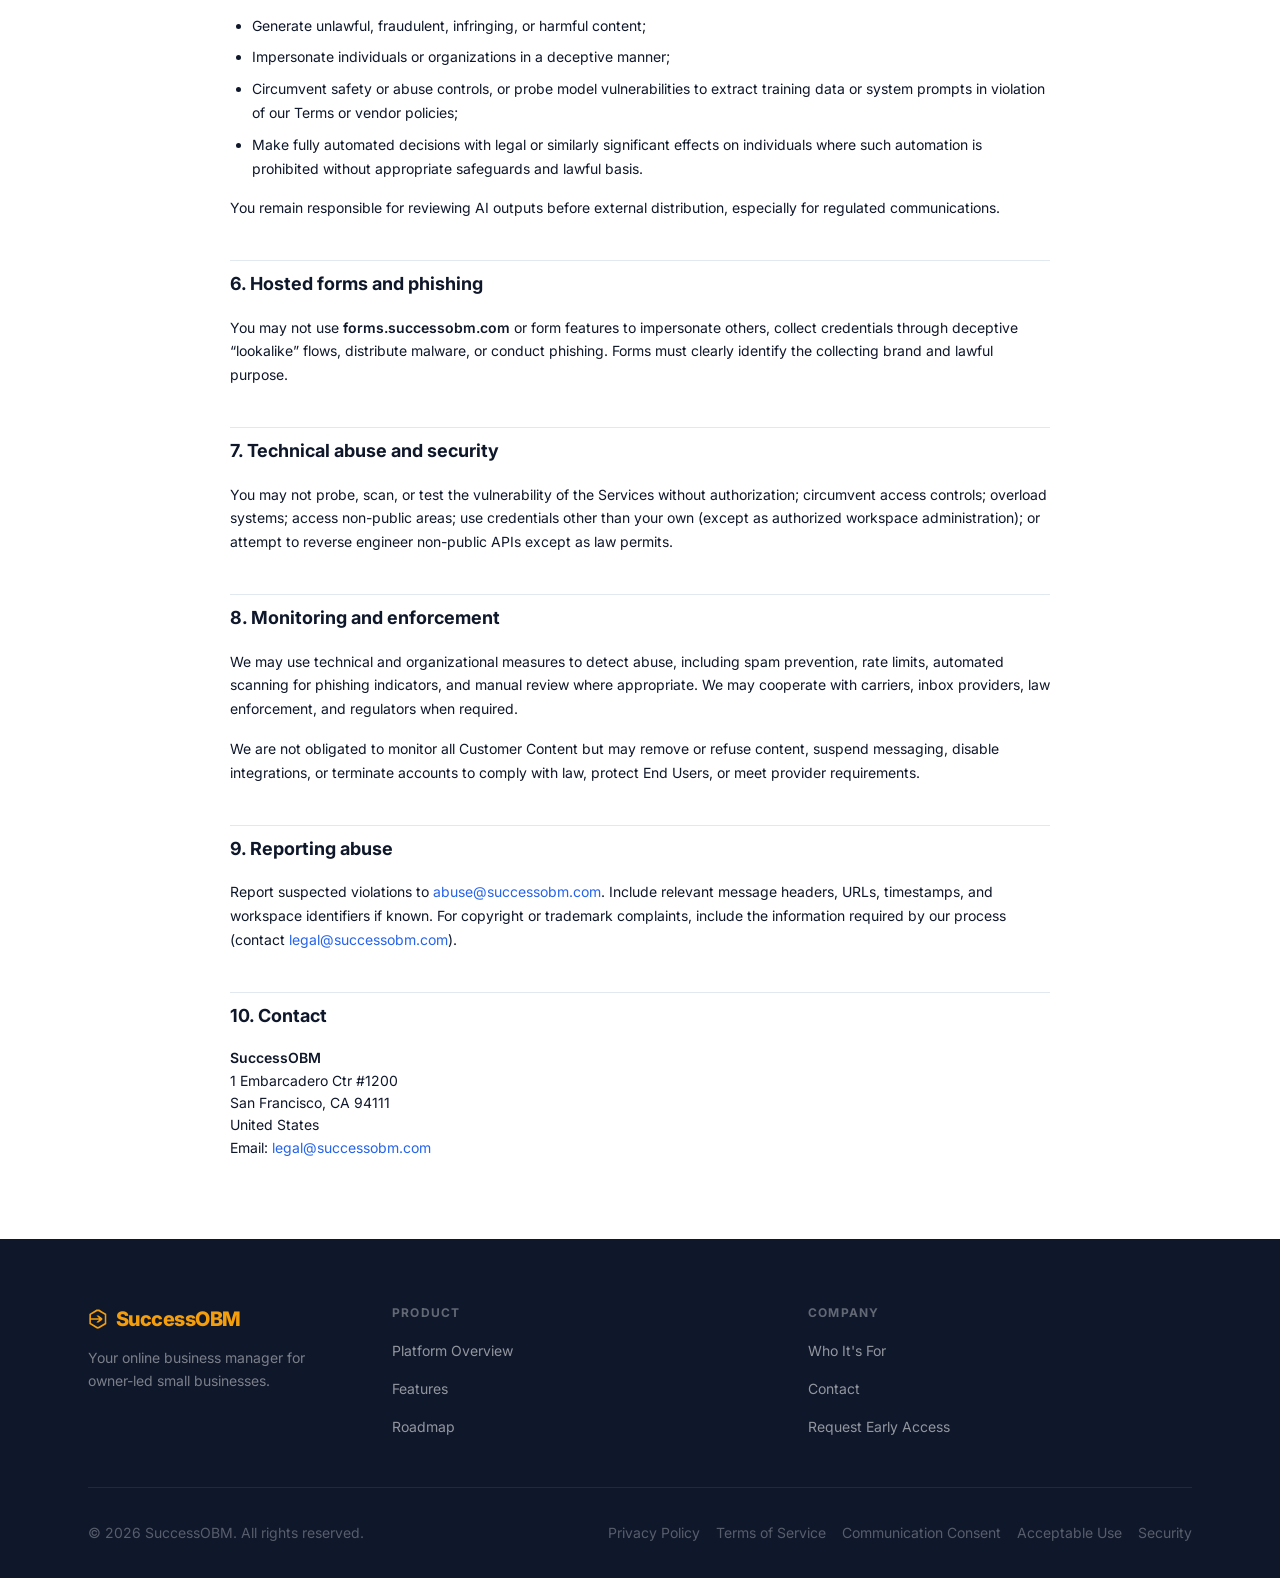
<file: acceptable-use/index.html>
<!DOCTYPE html>
<html lang="en">
<head>
  <meta charset="UTF-8">
  <meta name="viewport" content="width=device-width, initial-scale=1.0">
  <title>Acceptable Use Policy | SuccessOBM</title>
  <meta name="description" content="Acceptable Use Policy for SuccessOBM — prohibited conduct, messaging abuse, AI misuse, and enforcement.">
  <meta name="robots" content="index, follow">
  <link rel="canonical" href="https://successobm.com/acceptable-use">

  <meta property="og:type" content="website">
  <meta property="og:site_name" content="SuccessOBM">
  <meta property="og:url" content="https://successobm.com/acceptable-use">
  <meta property="og:title" content="Acceptable Use Policy | SuccessOBM">
  <meta property="og:description" content="Rules for using SuccessOBM, including messaging, integrations, AI features, and hosted forms.">

  <link rel="preconnect" href="https://fonts.googleapis.com">
  <link rel="preconnect" href="https://fonts.gstatic.com" crossorigin>
  <link href="https://fonts.googleapis.com/css2?family=Inter:wght@400;500;600;700;800&display=swap" rel="stylesheet">
  <link rel="stylesheet" href="../css/styles.css?v=b8762c28">

  <style>
    .legal-hero { padding-block: var(--s-14) var(--s-8); background: var(--c-surface); border-bottom: 1px solid var(--c-border); }
    .legal-hero__inner { max-width: 820px; }
    .legal-hero__meta { font-size: var(--text-xs); font-weight: 600; letter-spacing: 0.08em; text-transform: uppercase; color: var(--c-text-muted); margin-bottom: var(--s-3); }
    .legal-hero h1 { font-size: clamp(1.75rem, 4vw, 2.25rem); font-weight: 800; color: var(--c-text); margin: 0 0 var(--s-4); line-height: 1.2; }
    .legal-hero__lead { font-size: var(--text-sm); color: var(--c-text-muted); line-height: 1.65; margin: 0; max-width: 720px; }
    .legal-wrap { padding-block: var(--s-10) var(--s-16); background: var(--c-white); }
    .legal-doc { max-width: 820px; margin-inline: auto; font-size: var(--text-sm); color: var(--c-text); line-height: 1.7; }
    .legal-doc h2 { font-size: var(--text-lg); font-weight: 700; color: var(--c-text); margin: var(--s-10) 0 var(--s-4); padding-top: var(--s-2); border-top: 1px solid var(--c-border); }
    .legal-doc h2:first-of-type { border-top: none; margin-top: 0; padding-top: 0; }
    .legal-doc h3 { font-size: var(--text-base); font-weight: 650; margin: var(--s-8) 0 var(--s-3); color: var(--c-text); }
    .legal-doc p { margin: 0 0 var(--s-4); }
    .legal-doc ul, .legal-doc ol { margin: 0 0 var(--s-4); padding-left: 1.35rem; }
    .legal-doc li { margin-bottom: var(--s-2); }
    .legal-doc li:last-child { margin-bottom: 0; }
    .legal-doc strong { font-weight: 600; }
    .legal-doc a { color: var(--c-primary); text-underline-offset: 2px; }
    .legal-doc .legal-note { background: var(--c-surface); border: 1px solid var(--c-border); border-radius: var(--r-lg); padding: var(--s-4) var(--s-5); margin: var(--s-6) 0; font-size: var(--text-xs); color: var(--c-text-muted); line-height: 1.6; }
    .legal-doc .legal-address { font-style: normal; line-height: 1.6; }
  </style>
</head>
<body>

  <a class="skip-link" href="#main-content">Skip to main content</a>

  <header class="site-header" role="banner">
    <nav class="nav container" aria-label="Main navigation">
      <a href="/" class="nav__logo" aria-label="SuccessOBM — go to homepage">
        <svg class="nav__logo-icon" xmlns="http://www.w3.org/2000/svg" viewBox="98 72 122 137" aria-hidden="true" focusable="false">
          <path fill="currentColor" d="M164.08,80.65l3.98,1.11c14.44,8.84,28.86,17.67,43.26,26.48l.69,1.75v60.94l-.68,1.75-44.98,27.75c-3.71.82-10.62,1.42-14.09-.03l-45.69-28.25c-.51-20.93-.52-42.63-.01-63.58l43.95-26.81,3.98-1.1h9.59ZM167.05,145.61c-4.42-.01-8.16-.25-12.38-.29l-38.52-.4.02,20.93,39.08,23.59c3.01.23,5.64.26,8.59-.03l38.57-23.69v-51.09s-38.41-22.59-38.41-22.59l-9.06-.13-38.18,22.67-.31,20.8,50.54-.06-16.31-16.72,12.6-.04,23.98,16.66-.04,9.84-24.3,16.86c-4.16-.2-7.86.43-12.13-.38,5.96-6.66,10.46-9.46,16.27-15.95Z"/>
        </svg>
        <span class="nav__logo-text">SuccessOBM</span>
      </a>
      <button class="nav__toggle" aria-expanded="false" aria-controls="nav-menu" aria-label="Toggle navigation menu">
        <span class="nav__toggle-bar"></span>
        <span class="nav__toggle-bar"></span>
        <span class="nav__toggle-bar"></span>
      </button>
      <div class="nav__menu" id="nav-menu">
        <ul class="nav__list" role="list">
          <li><a href="/platform" class="nav__link">Platform</a></li>
          <li><a href="/features" class="nav__link">Features</a></li>
          <li><a href="/who-its-for" class="nav__link">Who It&rsquo;s For</a></li>
          <li><a href="/waitlist/" class="nav__link">Early Access</a></li>
          <li><a href="/contact" class="nav__link">Contact</a></li>
        </ul>
        <div class="nav__actions">
          <a href="https://app.successobm.com/login" class="btn btn--ghost">Log In</a>
          <a href="/waitlist/" class="btn btn--primary">Request Early Access</a>
        </div>
      </div>
    </nav>
  </header>

  <main id="main-content">
    <div class="legal-hero">
      <div class="container legal-hero__inner">
        <p class="legal-hero__meta">Legal &middot; Acceptable Use</p>
        <h1>Acceptable Use Policy</h1>
        <p class="legal-hero__lead"><strong>Effective date:</strong> April 26, 2026. <strong>Last updated:</strong> April 26, 2026. This Acceptable Use Policy (&ldquo;<strong>AUP</strong>&rdquo;) governs use of <strong>successobm.com</strong>, <strong>app.successobm.com</strong>, <strong>forms.successobm.com</strong>, and the SuccessOBM Services. It is incorporated by reference into the <a href="/terms">Terms of Service</a>.</p>
      </div>
    </div>

    <div class="legal-wrap">
      <div class="container">
        <article class="legal-doc" aria-label="Acceptable Use Policy full text">

          <p class="legal-note">Violations may result in removal of content, throttling or blocking of messaging, suspension of integrations, or termination of accounts, in addition to legal remedies described in the Terms.</p>

          <h2>1. Purpose</h2>
          <p>This AUP protects the security, integrity, and reputation of the Services; safeguards End Users and third-party ecosystems (including email providers, carriers, Google APIs, and payment networks); and ensures Customers use SuccessOBM lawfully and responsibly.</p>

          <h2>2. Prohibited content</h2>
          <p>You may not use the Services to create, store, send, publish, or solicit content that:</p>
          <ul>
            <li>Violates applicable law or promotes unlawful activity;</li>
            <li>Infringes intellectual property, privacy, publicity, or other rights;</li>
            <li>Is fraudulent, deceptive, defamatory, harassing, hateful, or discriminatory;</li>
            <li>Contains malware, exploits, or instructions to harm systems or persons;</li>
            <li>Constitutes sexually explicit material involving minors, or exploits or endangers minors in any way;</li>
            <li>Violates sanctions, export controls, or regulations applicable to your jurisdiction or ours.</li>
          </ul>

          <h2>3. Prohibited messaging and marketing practices</h2>
          <p>Without limitation, you may not:</p>
          <ul>
            <li>Send SMS or commercial email without legally required consent, identification, and opt-out mechanisms;</li>
            <li>Use purchased, rented, scraped, or generated lists where consent is required and not documented;</li>
            <li>Ignore <strong>STOP</strong>, unsubscribe, or other legally effective opt-out requests;</li>
            <li>Spoof sender identities, forge headers, misrepresent the origin of a message, or send misleading subject lines;</li>
            <li>Use the Services to bypass provider safeguards, rate limits, or spam filters in a manner that creates abuse risk;</li>
            <li>Send messages in categories restricted or prohibited by carriers or SMS providers (including certain high-risk &ldquo;SHAFT&rdquo;-related content categories where applicable), or otherwise violate Twilio&rsquo;s messaging policies or applicable carrier guidelines.</li>
            <li>Send U.S. A2P traffic without required 10DLC or toll-free registration, or with a registered use case that does not match actual message content or consent practices.</li>
          </ul>
          <p>See the <a href="/communication-policy">Communication Consent Policy</a> and <a href="/terms">Terms of Service</a> (messaging compliance; Section 10.5).</p>

          <h2>4. Google integrations and Google user data</h2>
          <p>You may not use Google OAuth connections or Google user data obtained through the Services in violation of the <a href="https://developers.google.com/terms/api-services-user-data-policy" rel="noopener noreferrer">Google API Services User Data Policy</a>, including the Limited Use requirements summarized in our <a href="/privacy">Privacy Policy</a>. Prohibited conduct includes selling Google user data, using it for unauthorized advertising purposes, human access outside permitted exceptions, or transferring Google user data to unauthorized third parties.</p>

          <h2>5. AI Features misuse</h2>
          <p>You may not use AI Features to:</p>
          <ul>
            <li>Generate unlawful, fraudulent, infringing, or harmful content;</li>
            <li>Impersonate individuals or organizations in a deceptive manner;</li>
            <li>Circumvent safety or abuse controls, or probe model vulnerabilities to extract training data or system prompts in violation of our Terms or vendor policies;</li>
            <li>Make fully automated decisions with legal or similarly significant effects on individuals where such automation is prohibited without appropriate safeguards and lawful basis.</li>
          </ul>
          <p>You remain responsible for reviewing AI outputs before external distribution, especially for regulated communications.</p>

          <h2>6. Hosted forms and phishing</h2>
          <p>You may not use <strong>forms.successobm.com</strong> or form features to impersonate others, collect credentials through deceptive &ldquo;lookalike&rdquo; flows, distribute malware, or conduct phishing. Forms must clearly identify the collecting brand and lawful purpose.</p>

          <h2>7. Technical abuse and security</h2>
          <p>You may not probe, scan, or test the vulnerability of the Services without authorization; circumvent access controls; overload systems; access non-public areas; use credentials other than your own (except as authorized workspace administration); or attempt to reverse engineer non-public APIs except as law permits.</p>

          <h2>8. Monitoring and enforcement</h2>
          <p>We may use technical and organizational measures to detect abuse, including spam prevention, rate limits, automated scanning for phishing indicators, and manual review where appropriate. We may cooperate with carriers, inbox providers, law enforcement, and regulators when required.</p>
          <p>We are not obligated to monitor all Customer Content but may remove or refuse content, suspend messaging, disable integrations, or terminate accounts to comply with law, protect End Users, or meet provider requirements.</p>

          <h2>9. Reporting abuse</h2>
          <p>Report suspected violations to <a href="mailto:abuse@successobm.com">abuse@successobm.com</a>. Include relevant message headers, URLs, timestamps, and workspace identifiers if known. For copyright or trademark complaints, include the information required by our process (contact <a href="mailto:legal@successobm.com">legal@successobm.com</a>).</p>

          <h2>10. Contact</h2>
          <p class="legal-address"><strong>SuccessOBM</strong><br>
          1 Embarcadero Ctr #1200<br>
          San Francisco, CA 94111<br>
          United States<br>
          Email: <a href="mailto:legal@successobm.com">legal@successobm.com</a></p>

        </article>
      </div>
    </div>
  </main>

  <footer class="site-footer" role="contentinfo">
    <div class="container">
      <div class="footer__top">
        <div class="footer__brand">
          <a href="/" class="footer__logo" aria-label="SuccessOBM — go to homepage">
            <svg class="footer__logo-icon" xmlns="http://www.w3.org/2000/svg" viewBox="98 72 122 137" aria-hidden="true" focusable="false">
              <path fill="currentColor" d="M164.08,80.65l3.98,1.11c14.44,8.84,28.86,17.67,43.26,26.48l.69,1.75v60.94l-.68,1.75-44.98,27.75c-3.71.82-10.62,1.42-14.09-.03l-45.69-28.25c-.51-20.93-.52-42.63-.01-63.58l43.95-26.81,3.98-1.1h9.59ZM167.05,145.61c-4.42-.01-8.16-.25-12.38-.29l-38.52-.4.02,20.93,39.08,23.59c3.01.23,5.64.26,8.59-.03l38.57-23.69v-51.09s-38.41-22.59-38.41-22.59l-9.06-.13-38.18,22.67-.31,20.8,50.54-.06-16.31-16.72,12.6-.04,23.98,16.66-.04,9.84-24.3,16.86c-4.16-.2-7.86.43-12.13-.38,5.96-6.66,10.46-9.46,16.27-15.95Z"/>
            </svg>
            <span class="footer__logo-text">SuccessOBM</span>
          </a>
          <p class="footer__tagline">Your online business manager for owner-led small businesses.</p>
        </div>
        <nav class="footer__nav" aria-label="Footer navigation">
          <div class="footer__col">
            <h4 class="footer__col-title">Product</h4>
            <ul role="list">
              <li><a href="/platform">Platform Overview</a></li>
              <li><a href="/features">Features</a></li>
              <li><a href="/roadmap/">Roadmap</a></li>
            </ul>
          </div>
          <div class="footer__col">
            <h4 class="footer__col-title">Company</h4>
            <ul role="list">
              <li><a href="/who-its-for">Who It's For</a></li>
              <li><a href="/contact">Contact</a></li>
              <li><a href="/waitlist/">Request Early Access</a></li>
            </ul>
          </div>
        </nav>
      </div>
      <div class="footer__bottom">
        <p class="footer__legal">&copy; <span id="current-year">2026</span> SuccessOBM. All rights reserved.</p>
        <ul class="footer__legal-links" role="list">
          <li><a href="/privacy">Privacy Policy</a></li>
          <li><a href="/terms">Terms of Service</a></li>
          <li><a href="/communication-policy">Communication Consent</a></li>
          <li><a href="/acceptable-use" aria-current="page">Acceptable Use</a></li>
          <li><a href="/security">Security</a></li>
        </ul>
      </div>
    </div>
  </footer>

  <script src="../js/main.js"></script>
</body>
</html>
</file>
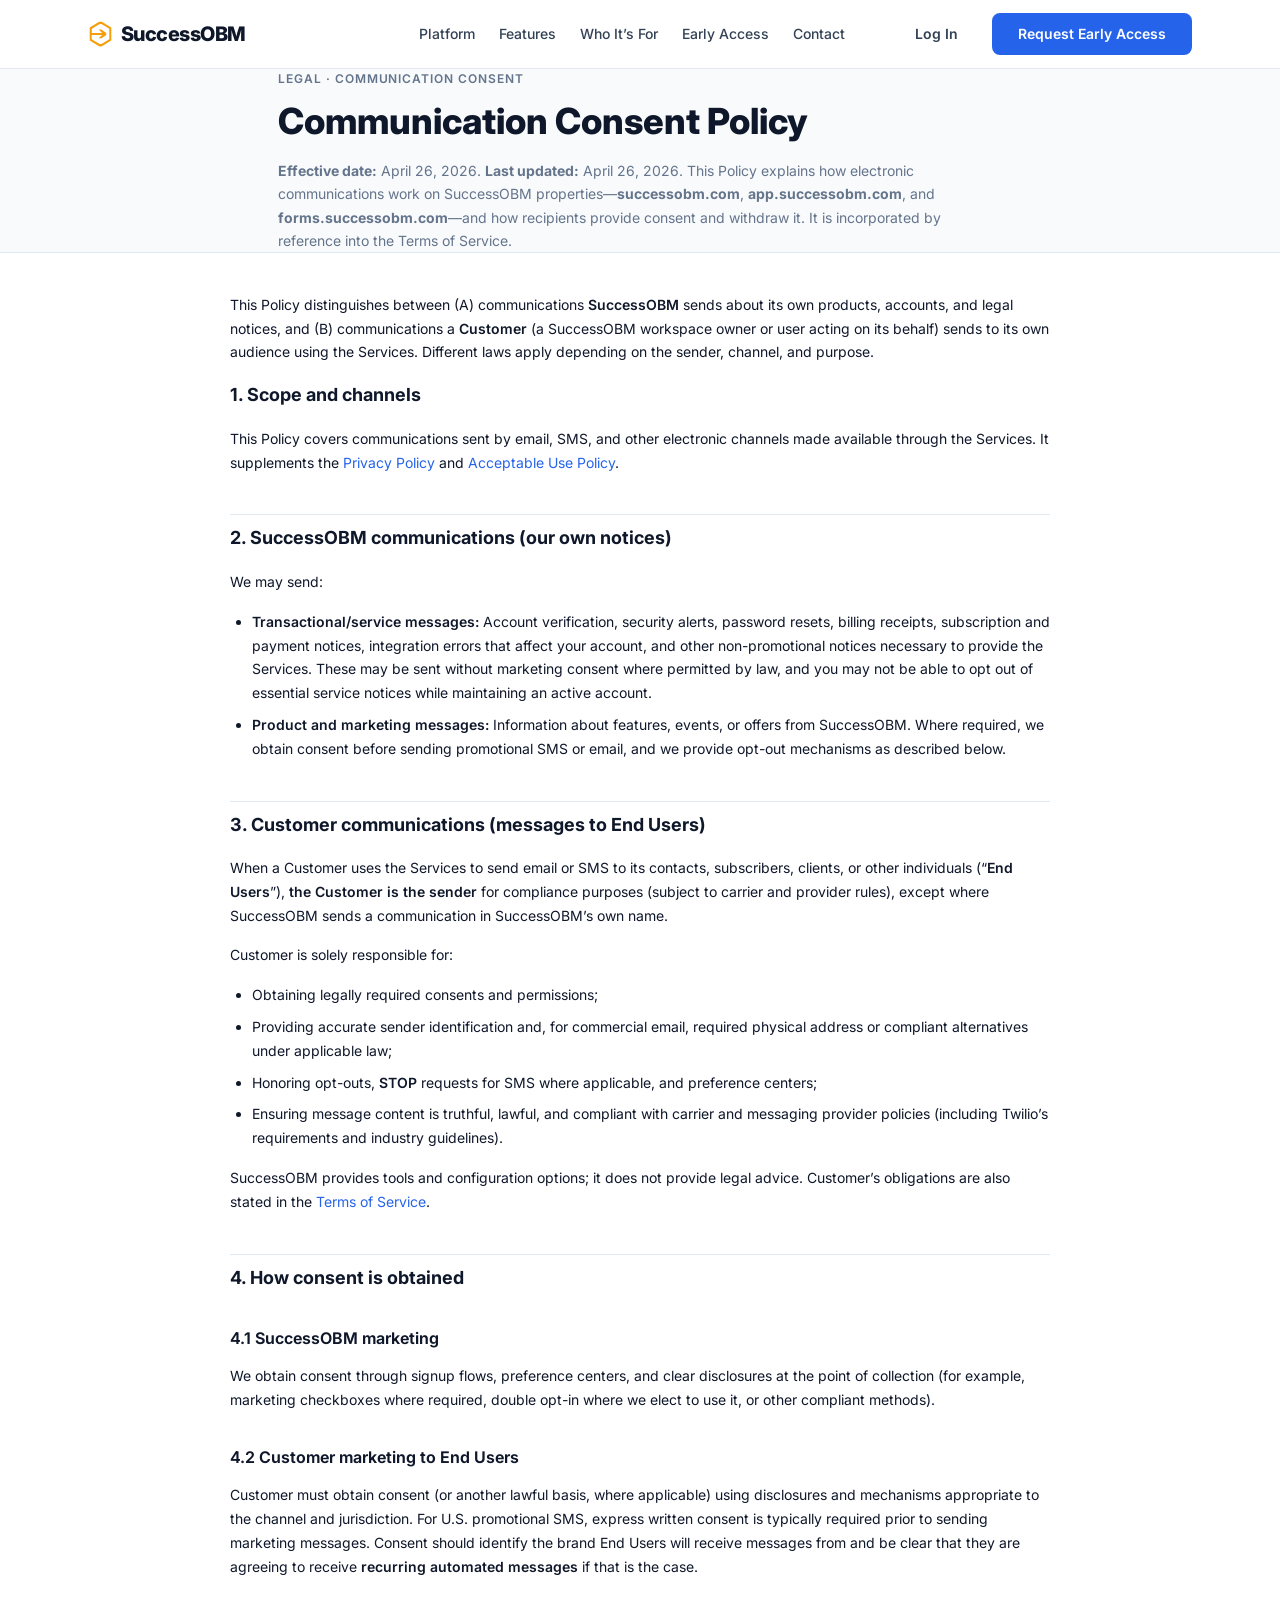
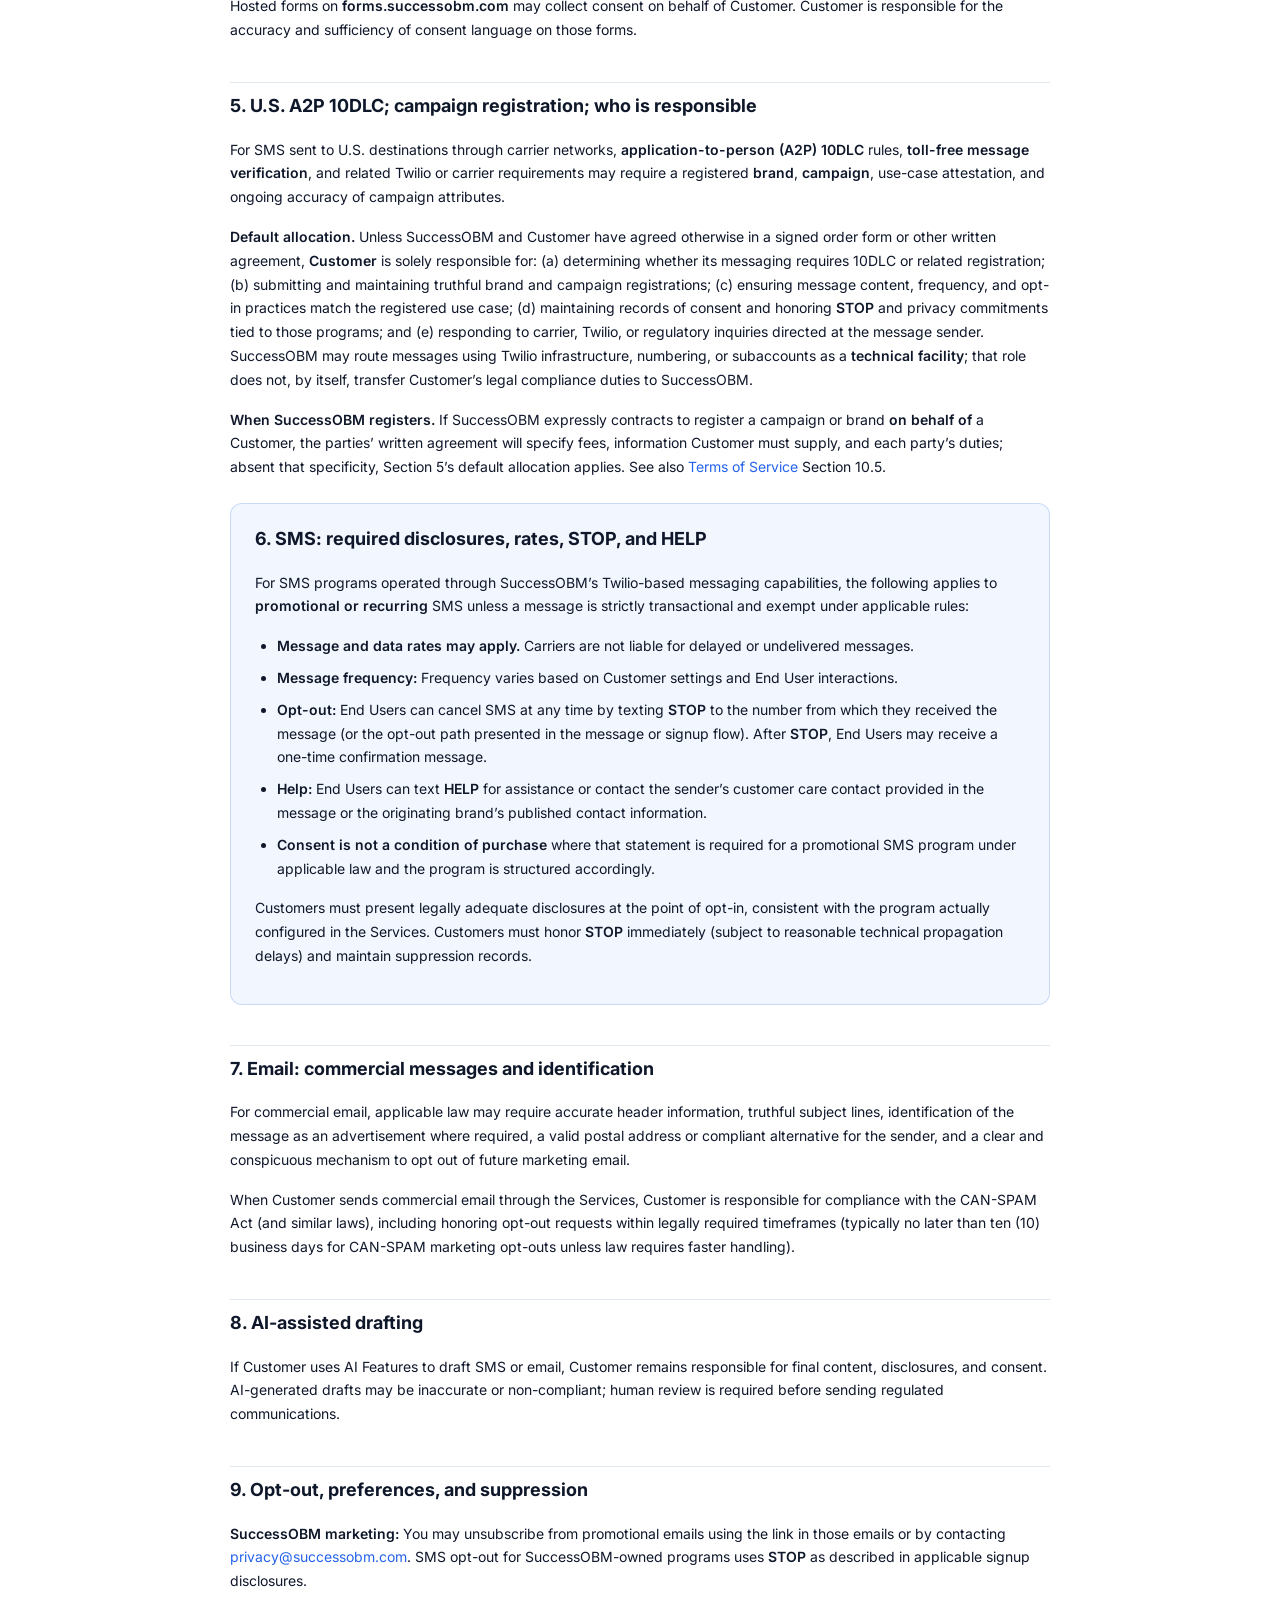
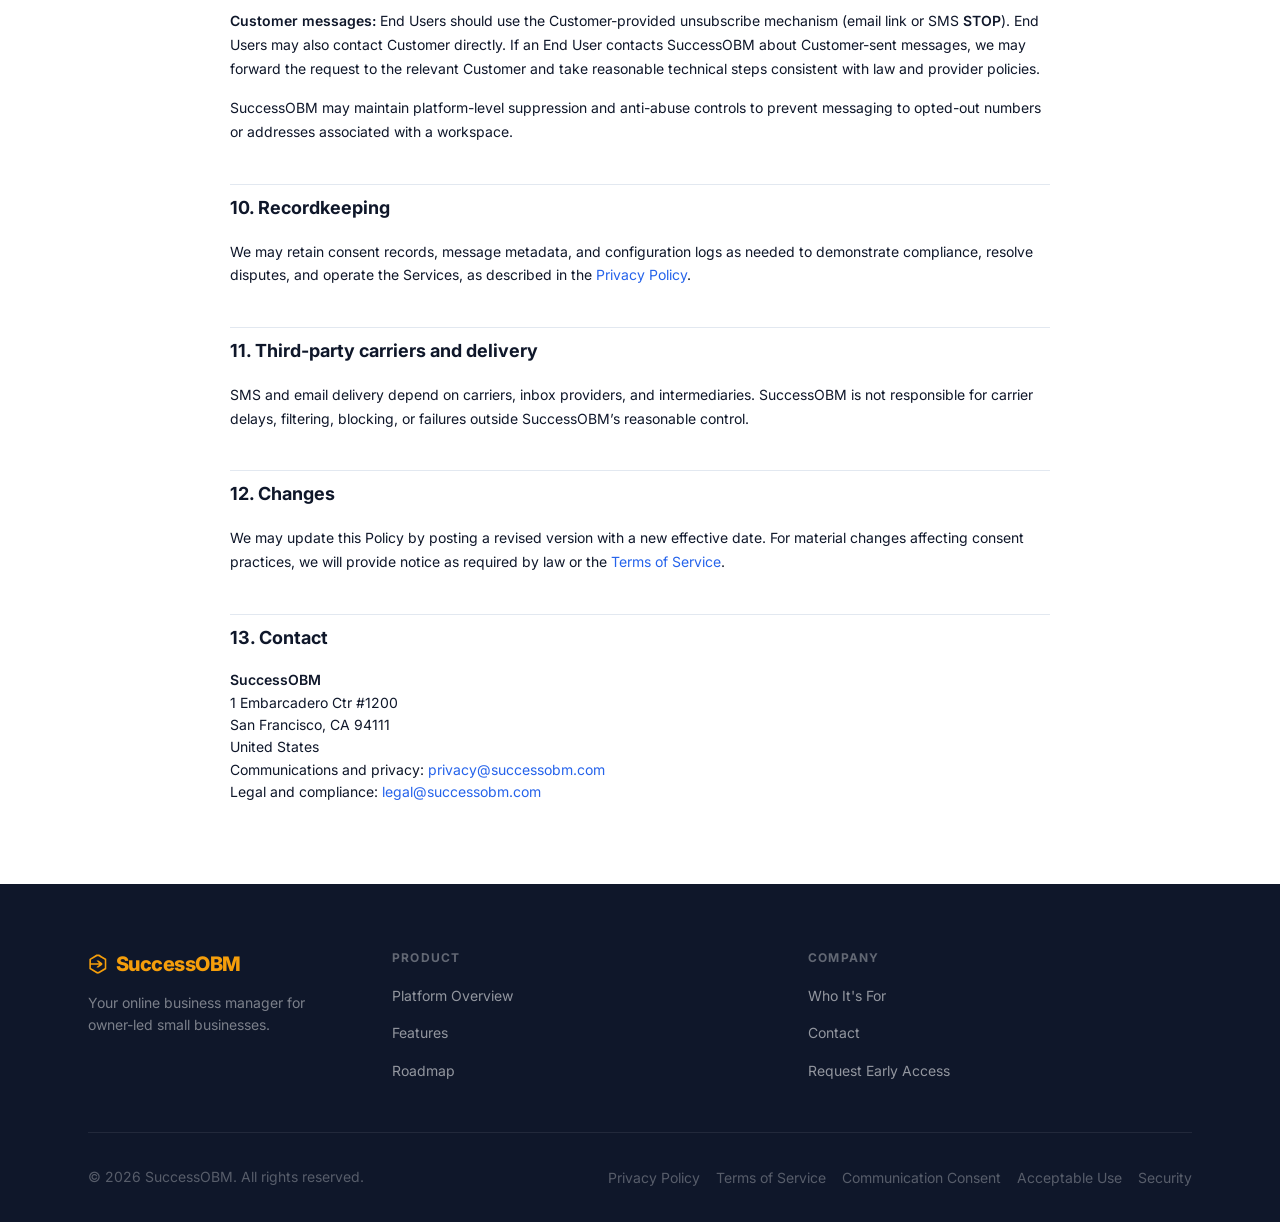
<file: communication-policy/index.html>
<!DOCTYPE html>
<html lang="en">
<head>
  <meta charset="UTF-8">
  <meta name="viewport" content="width=device-width, initial-scale=1.0">
  <title>Communication Consent Policy | SuccessOBM</title>
  <meta name="description" content="Communication consent, SMS disclosures, and opt-out instructions for SuccessOBM and Customer messaging.">
  <meta name="robots" content="index, follow">
  <link rel="canonical" href="https://successobm.com/communication-policy">

  <meta property="og:type" content="website">
  <meta property="og:site_name" content="SuccessOBM">
  <meta property="og:url" content="https://successobm.com/communication-policy">
  <meta property="og:title" content="Communication Consent Policy | SuccessOBM">
  <meta property="og:description" content="How SuccessOBM and its customers obtain consent for email and SMS communications and how recipients opt out.">

  <link rel="preconnect" href="https://fonts.googleapis.com">
  <link rel="preconnect" href="https://fonts.gstatic.com" crossorigin>
  <link href="https://fonts.googleapis.com/css2?family=Inter:wght@400;500;600;700;800&display=swap" rel="stylesheet">
  <link rel="stylesheet" href="../css/styles.css?v=b8762c28">

  <style>
    .legal-hero { padding-block: var(--s-14) var(--s-8); background: var(--c-surface); border-bottom: 1px solid var(--c-border); }
    .legal-hero__inner { max-width: 820px; }
    .legal-hero__meta { font-size: var(--text-xs); font-weight: 600; letter-spacing: 0.08em; text-transform: uppercase; color: var(--c-text-muted); margin-bottom: var(--s-3); }
    .legal-hero h1 { font-size: clamp(1.75rem, 4vw, 2.25rem); font-weight: 800; color: var(--c-text); margin: 0 0 var(--s-4); line-height: 1.2; }
    .legal-hero__lead { font-size: var(--text-sm); color: var(--c-text-muted); line-height: 1.65; margin: 0; max-width: 720px; }
    .legal-wrap { padding-block: var(--s-10) var(--s-16); background: var(--c-white); }
    .legal-doc { max-width: 820px; margin-inline: auto; font-size: var(--text-sm); color: var(--c-text); line-height: 1.7; }
    .legal-doc h2 { font-size: var(--text-lg); font-weight: 700; color: var(--c-text); margin: var(--s-10) 0 var(--s-4); padding-top: var(--s-2); border-top: 1px solid var(--c-border); }
    .legal-doc h2:first-of-type { border-top: none; margin-top: 0; padding-top: 0; }
    .legal-doc h3 { font-size: var(--text-base); font-weight: 650; margin: var(--s-8) 0 var(--s-3); color: var(--c-text); }
    .legal-doc p { margin: 0 0 var(--s-4); }
    .legal-doc ul, .legal-doc ol { margin: 0 0 var(--s-4); padding-left: 1.35rem; }
    .legal-doc li { margin-bottom: var(--s-2); }
    .legal-doc li:last-child { margin-bottom: 0; }
    .legal-doc strong { font-weight: 600; }
    .legal-doc a { color: var(--c-primary); text-underline-offset: 2px; }
    .legal-doc .legal-note { background: var(--c-surface); border: 1px solid var(--c-border); border-radius: var(--r-lg); padding: var(--s-4) var(--s-5); margin: var(--s-6) 0; font-size: var(--text-xs); color: var(--c-text-muted); line-height: 1.6; }
    .legal-doc .legal-address { font-style: normal; line-height: 1.6; }
    .legal-doc .sms-box { background: rgba(37, 99, 235, 0.06); border: 1px solid rgba(37, 99, 235, 0.2); border-radius: var(--r-lg); padding: var(--s-5) var(--s-6); margin: var(--s-6) 0; }
    .legal-doc .sms-box h2 { margin-top: 0; }
  </style>
</head>
<body>

  <a class="skip-link" href="#main-content">Skip to main content</a>

  <header class="site-header" role="banner">
    <nav class="nav container" aria-label="Main navigation">
      <a href="/" class="nav__logo" aria-label="SuccessOBM — go to homepage">
        <svg class="nav__logo-icon" xmlns="http://www.w3.org/2000/svg" viewBox="98 72 122 137" aria-hidden="true" focusable="false">
          <path fill="currentColor" d="M164.08,80.65l3.98,1.11c14.44,8.84,28.86,17.67,43.26,26.48l.69,1.75v60.94l-.68,1.75-44.98,27.75c-3.71.82-10.62,1.42-14.09-.03l-45.69-28.25c-.51-20.93-.52-42.63-.01-63.58l43.95-26.81,3.98-1.1h9.59ZM167.05,145.61c-4.42-.01-8.16-.25-12.38-.29l-38.52-.4.02,20.93,39.08,23.59c3.01.23,5.64.26,8.59-.03l38.57-23.69v-51.09s-38.41-22.59-38.41-22.59l-9.06-.13-38.18,22.67-.31,20.8,50.54-.06-16.31-16.72,12.6-.04,23.98,16.66-.04,9.84-24.3,16.86c-4.16-.2-7.86.43-12.13-.38,5.96-6.66,10.46-9.46,16.27-15.95Z"/>
        </svg>
        <span class="nav__logo-text">SuccessOBM</span>
      </a>
      <button class="nav__toggle" aria-expanded="false" aria-controls="nav-menu" aria-label="Toggle navigation menu">
        <span class="nav__toggle-bar"></span>
        <span class="nav__toggle-bar"></span>
        <span class="nav__toggle-bar"></span>
      </button>
      <div class="nav__menu" id="nav-menu">
        <ul class="nav__list" role="list">
          <li><a href="/platform" class="nav__link">Platform</a></li>
          <li><a href="/features" class="nav__link">Features</a></li>
          <li><a href="/who-its-for" class="nav__link">Who It&rsquo;s For</a></li>
          <li><a href="/waitlist/" class="nav__link">Early Access</a></li>
          <li><a href="/contact" class="nav__link">Contact</a></li>
        </ul>
        <div class="nav__actions">
          <a href="https://app.successobm.com/login" class="btn btn--ghost">Log In</a>
          <a href="/waitlist/" class="btn btn--primary">Request Early Access</a>
        </div>
      </div>
    </nav>
  </header>

  <main id="main-content">
    <div class="legal-hero">
      <div class="container legal-hero__inner">
        <p class="legal-hero__meta">Legal &middot; Communication Consent</p>
        <h1>Communication Consent Policy</h1>
        <p class="legal-hero__lead"><strong>Effective date:</strong> April 26, 2026. <strong>Last updated:</strong> April 26, 2026. This Policy explains how electronic communications work on SuccessOBM properties&mdash;<strong>successobm.com</strong>, <strong>app.successobm.com</strong>, and <strong>forms.successobm.com</strong>&mdash;and how recipients provide consent and withdraw it. It is incorporated by reference into the <a href="/terms">Terms of Service</a>.</p>
      </div>
    </div>

    <div class="legal-wrap">
      <div class="container">
        <article class="legal-doc" aria-label="Communication Consent Policy full text">

          <p>This Policy distinguishes between (A) communications <strong>SuccessOBM</strong> sends about its own products, accounts, and legal notices, and (B) communications a <strong>Customer</strong> (a SuccessOBM workspace owner or user acting on its behalf) sends to its own audience using the Services. Different laws apply depending on the sender, channel, and purpose.</p>

          <h2>1. Scope and channels</h2>
          <p>This Policy covers communications sent by email, SMS, and other electronic channels made available through the Services. It supplements the <a href="/privacy">Privacy Policy</a> and <a href="/acceptable-use">Acceptable Use Policy</a>.</p>

          <h2>2. SuccessOBM communications (our own notices)</h2>
          <p>We may send:</p>
          <ul>
            <li><strong>Transactional/service messages:</strong> Account verification, security alerts, password resets, billing receipts, subscription and payment notices, integration errors that affect your account, and other non-promotional notices necessary to provide the Services. These may be sent without marketing consent where permitted by law, and you may not be able to opt out of essential service notices while maintaining an active account.</li>
            <li><strong>Product and marketing messages:</strong> Information about features, events, or offers from SuccessOBM. Where required, we obtain consent before sending promotional SMS or email, and we provide opt-out mechanisms as described below.</li>
          </ul>

          <h2>3. Customer communications (messages to End Users)</h2>
          <p>When a Customer uses the Services to send email or SMS to its contacts, subscribers, clients, or other individuals (&ldquo;<strong>End Users</strong>&rdquo;), <strong>the Customer is the sender</strong> for compliance purposes (subject to carrier and provider rules), except where SuccessOBM sends a communication in SuccessOBM&rsquo;s own name.</p>
          <p>Customer is solely responsible for:</p>
          <ul>
            <li>Obtaining legally required consents and permissions;</li>
            <li>Providing accurate sender identification and, for commercial email, required physical address or compliant alternatives under applicable law;</li>
            <li>Honoring opt-outs, <strong>STOP</strong> requests for SMS where applicable, and preference centers;</li>
            <li>Ensuring message content is truthful, lawful, and compliant with carrier and messaging provider policies (including Twilio&rsquo;s requirements and industry guidelines).</li>
          </ul>
          <p>SuccessOBM provides tools and configuration options; it does not provide legal advice. Customer&rsquo;s obligations are also stated in the <a href="/terms">Terms of Service</a>.</p>

          <h2>4. How consent is obtained</h2>
          <h3>4.1 SuccessOBM marketing</h3>
          <p>We obtain consent through signup flows, preference centers, and clear disclosures at the point of collection (for example, marketing checkboxes where required, double opt-in where we elect to use it, or other compliant methods).</p>
          <h3>4.2 Customer marketing to End Users</h3>
          <p>Customer must obtain consent (or another lawful basis, where applicable) using disclosures and mechanisms appropriate to the channel and jurisdiction. For U.S. promotional SMS, express written consent is typically required prior to sending marketing messages. Consent should identify the brand End Users will receive messages from and be clear that they are agreeing to receive <strong>recurring automated messages</strong> if that is the case.</p>
          <p>Hosted forms on <strong>forms.successobm.com</strong> may collect consent on behalf of Customer. Customer is responsible for the accuracy and sufficiency of consent language on those forms.</p>

          <h2>5. U.S. A2P 10DLC; campaign registration; who is responsible</h2>
          <p>For SMS sent to U.S. destinations through carrier networks, <strong>application-to-person (A2P) 10DLC</strong> rules, <strong>toll-free message verification</strong>, and related Twilio or carrier requirements may require a registered <strong>brand</strong>, <strong>campaign</strong>, use-case attestation, and ongoing accuracy of campaign attributes.</p>
          <p><strong>Default allocation.</strong> Unless SuccessOBM and Customer have agreed otherwise in a signed order form or other written agreement, <strong>Customer</strong> is solely responsible for: (a) determining whether its messaging requires 10DLC or related registration; (b) submitting and maintaining truthful brand and campaign registrations; (c) ensuring message content, frequency, and opt-in practices match the registered use case; (d) maintaining records of consent and honoring <strong>STOP</strong> and privacy commitments tied to those programs; and (e) responding to carrier, Twilio, or regulatory inquiries directed at the message sender. SuccessOBM may route messages using Twilio infrastructure, numbering, or subaccounts as a <strong>technical facility</strong>; that role does not, by itself, transfer Customer&rsquo;s legal compliance duties to SuccessOBM.</p>
          <p><strong>When SuccessOBM registers.</strong> If SuccessOBM expressly contracts to register a campaign or brand <strong>on behalf of</strong> a Customer, the parties&rsquo; written agreement will specify fees, information Customer must supply, and each party&rsquo;s duties; absent that specificity, Section 5&rsquo;s default allocation applies. See also <a href="/terms">Terms of Service</a> Section 10.5.</p>

          <div class="sms-box" id="sms-disclosures">
          <h2>6. SMS: required disclosures, rates, STOP, and HELP</h2>
          <p>For SMS programs operated through SuccessOBM&rsquo;s Twilio-based messaging capabilities, the following applies to <strong>promotional or recurring</strong> SMS unless a message is strictly transactional and exempt under applicable rules:</p>
          <ul>
            <li><strong>Message and data rates may apply.</strong> Carriers are not liable for delayed or undelivered messages.</li>
            <li><strong>Message frequency:</strong> Frequency varies based on Customer settings and End User interactions.</li>
            <li><strong>Opt-out:</strong> End Users can cancel SMS at any time by texting <strong>STOP</strong> to the number from which they received the message (or the opt-out path presented in the message or signup flow). After <strong>STOP</strong>, End Users may receive a one-time confirmation message.</li>
            <li><strong>Help:</strong> End Users can text <strong>HELP</strong> for assistance or contact the sender&rsquo;s customer care contact provided in the message or the originating brand&rsquo;s published contact information.</li>
            <li><strong>Consent is not a condition of purchase</strong> where that statement is required for a promotional SMS program under applicable law and the program is structured accordingly.</li>
          </ul>
          <p>Customers must present legally adequate disclosures at the point of opt-in, consistent with the program actually configured in the Services. Customers must honor <strong>STOP</strong> immediately (subject to reasonable technical propagation delays) and maintain suppression records.</p>
          </div>

          <h2>7. Email: commercial messages and identification</h2>
          <p>For commercial email, applicable law may require accurate header information, truthful subject lines, identification of the message as an advertisement where required, a valid postal address or compliant alternative for the sender, and a clear and conspicuous mechanism to opt out of future marketing email.</p>
          <p>When Customer sends commercial email through the Services, Customer is responsible for compliance with the CAN-SPAM Act (and similar laws), including honoring opt-out requests within legally required timeframes (typically no later than ten (10) business days for CAN-SPAM marketing opt-outs unless law requires faster handling).</p>

          <h2>8. AI-assisted drafting</h2>
          <p>If Customer uses AI Features to draft SMS or email, Customer remains responsible for final content, disclosures, and consent. AI-generated drafts may be inaccurate or non-compliant; human review is required before sending regulated communications.</p>

          <h2>9. Opt-out, preferences, and suppression</h2>
          <p><strong>SuccessOBM marketing:</strong> You may unsubscribe from promotional emails using the link in those emails or by contacting <a href="mailto:privacy@successobm.com">privacy@successobm.com</a>. SMS opt-out for SuccessOBM-owned programs uses <strong>STOP</strong> as described in applicable signup disclosures.</p>
          <p><strong>Customer messages:</strong> End Users should use the Customer-provided unsubscribe mechanism (email link or SMS <strong>STOP</strong>). End Users may also contact Customer directly. If an End User contacts SuccessOBM about Customer-sent messages, we may forward the request to the relevant Customer and take reasonable technical steps consistent with law and provider policies.</p>
          <p>SuccessOBM may maintain platform-level suppression and anti-abuse controls to prevent messaging to opted-out numbers or addresses associated with a workspace.</p>

          <h2>10. Recordkeeping</h2>
          <p>We may retain consent records, message metadata, and configuration logs as needed to demonstrate compliance, resolve disputes, and operate the Services, as described in the <a href="/privacy">Privacy Policy</a>.</p>

          <h2>11. Third-party carriers and delivery</h2>
          <p>SMS and email delivery depend on carriers, inbox providers, and intermediaries. SuccessOBM is not responsible for carrier delays, filtering, blocking, or failures outside SuccessOBM&rsquo;s reasonable control.</p>

          <h2>12. Changes</h2>
          <p>We may update this Policy by posting a revised version with a new effective date. For material changes affecting consent practices, we will provide notice as required by law or the <a href="/terms">Terms of Service</a>.</p>

          <h2>13. Contact</h2>
          <p class="legal-address"><strong>SuccessOBM</strong><br>
          1 Embarcadero Ctr #1200<br>
          San Francisco, CA 94111<br>
          United States<br>
          Communications and privacy: <a href="mailto:privacy@successobm.com">privacy@successobm.com</a><br>
          Legal and compliance: <a href="mailto:legal@successobm.com">legal@successobm.com</a></p>

        </article>
      </div>
    </div>
  </main>

  <footer class="site-footer" role="contentinfo">
    <div class="container">
      <div class="footer__top">
        <div class="footer__brand">
          <a href="/" class="footer__logo" aria-label="SuccessOBM — go to homepage">
            <svg class="footer__logo-icon" xmlns="http://www.w3.org/2000/svg" viewBox="98 72 122 137" aria-hidden="true" focusable="false">
              <path fill="currentColor" d="M164.08,80.65l3.98,1.11c14.44,8.84,28.86,17.67,43.26,26.48l.69,1.75v60.94l-.68,1.75-44.98,27.75c-3.71.82-10.62,1.42-14.09-.03l-45.69-28.25c-.51-20.93-.52-42.63-.01-63.58l43.95-26.81,3.98-1.1h9.59ZM167.05,145.61c-4.42-.01-8.16-.25-12.38-.29l-38.52-.4.02,20.93,39.08,23.59c3.01.23,5.64.26,8.59-.03l38.57-23.69v-51.09s-38.41-22.59-38.41-22.59l-9.06-.13-38.18,22.67-.31,20.8,50.54-.06-16.31-16.72,12.6-.04,23.98,16.66-.04,9.84-24.3,16.86c-4.16-.2-7.86.43-12.13-.38,5.96-6.66,10.46-9.46,16.27-15.95Z"/>
            </svg>
            <span class="footer__logo-text">SuccessOBM</span>
          </a>
          <p class="footer__tagline">Your online business manager for owner-led small businesses.</p>
        </div>
        <nav class="footer__nav" aria-label="Footer navigation">
          <div class="footer__col">
            <h4 class="footer__col-title">Product</h4>
            <ul role="list">
              <li><a href="/platform">Platform Overview</a></li>
              <li><a href="/features">Features</a></li>
              <li><a href="/roadmap/">Roadmap</a></li>
            </ul>
          </div>
          <div class="footer__col">
            <h4 class="footer__col-title">Company</h4>
            <ul role="list">
              <li><a href="/who-its-for">Who It's For</a></li>
              <li><a href="/contact">Contact</a></li>
              <li><a href="/waitlist/">Request Early Access</a></li>
            </ul>
          </div>
        </nav>
      </div>
      <div class="footer__bottom">
        <p class="footer__legal">&copy; <span id="current-year">2026</span> SuccessOBM. All rights reserved.</p>
        <ul class="footer__legal-links" role="list">
          <li><a href="/privacy">Privacy Policy</a></li>
          <li><a href="/terms">Terms of Service</a></li>
          <li><a href="/communication-policy" aria-current="page">Communication Consent</a></li>
          <li><a href="/acceptable-use">Acceptable Use</a></li>
          <li><a href="/security">Security</a></li>
        </ul>
      </div>
    </div>
  </footer>

  <script src="../js/main.js"></script>
</body>
</html>
</file>
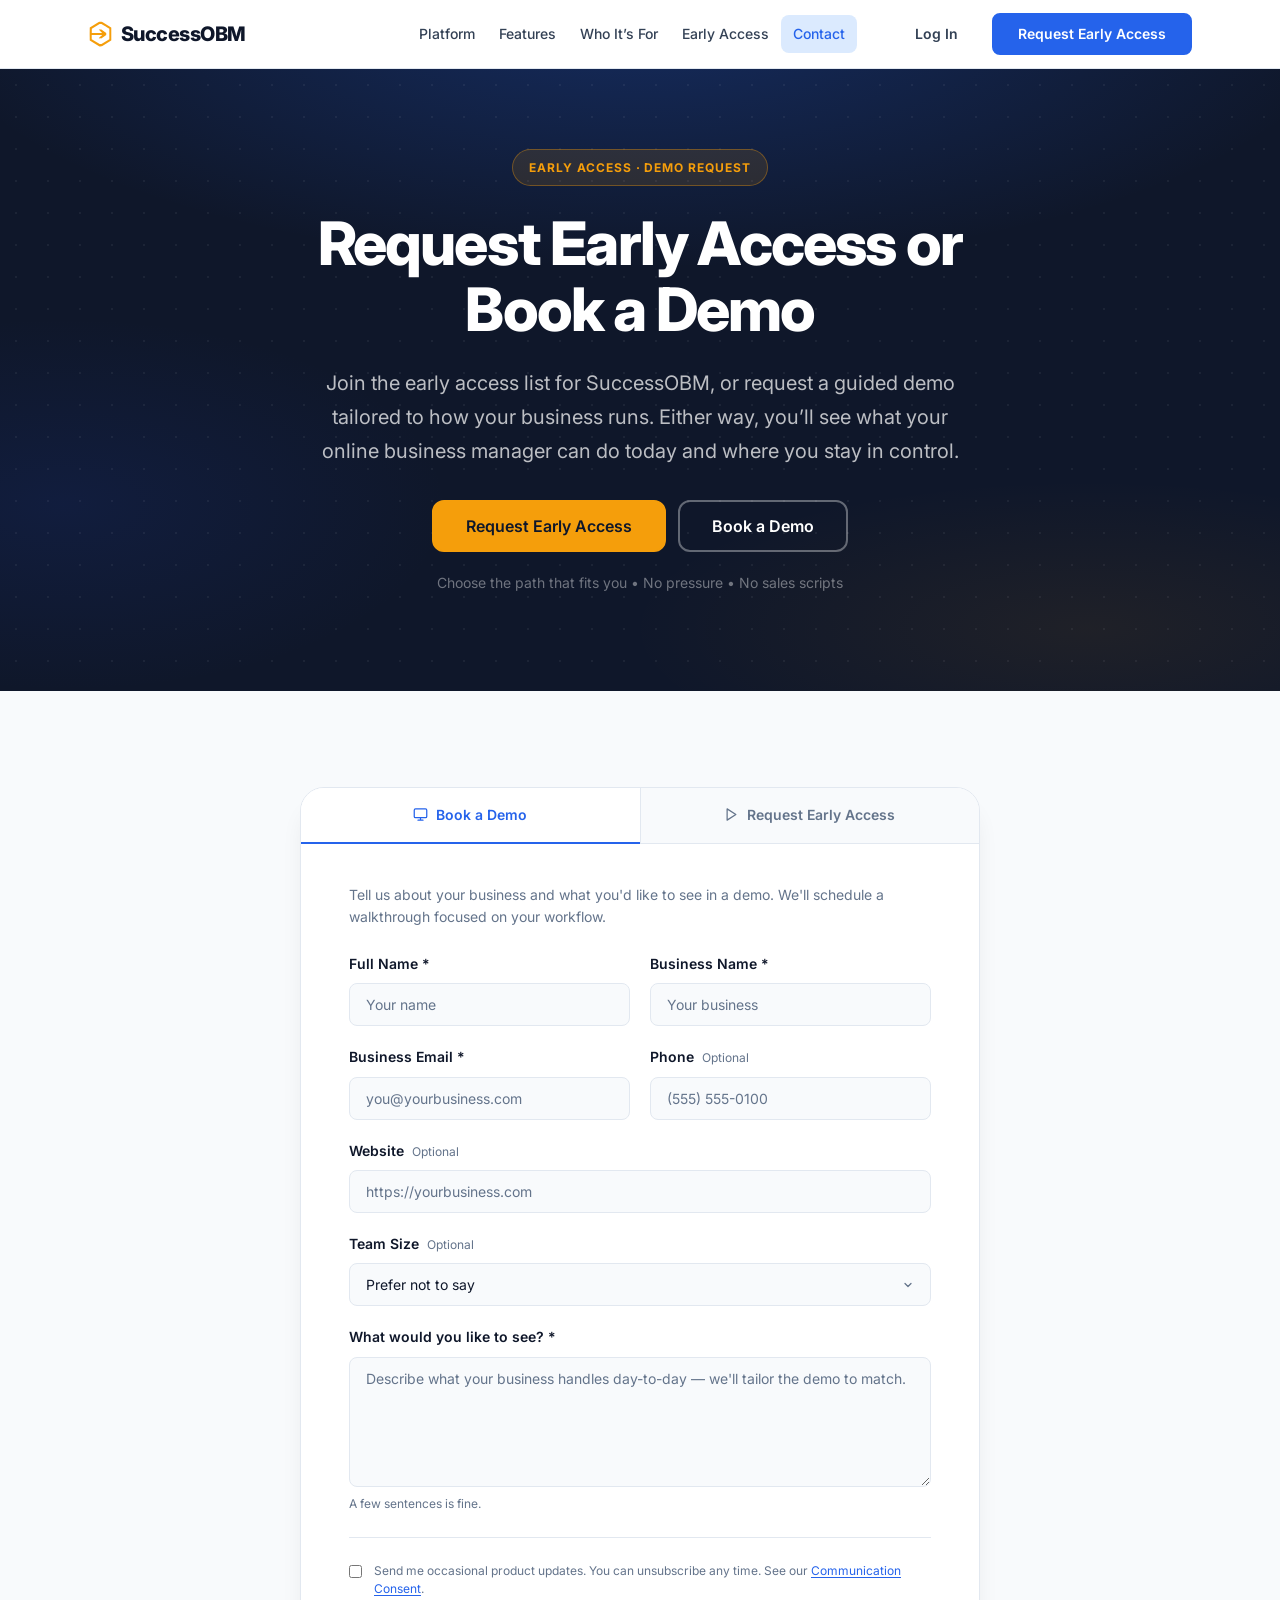
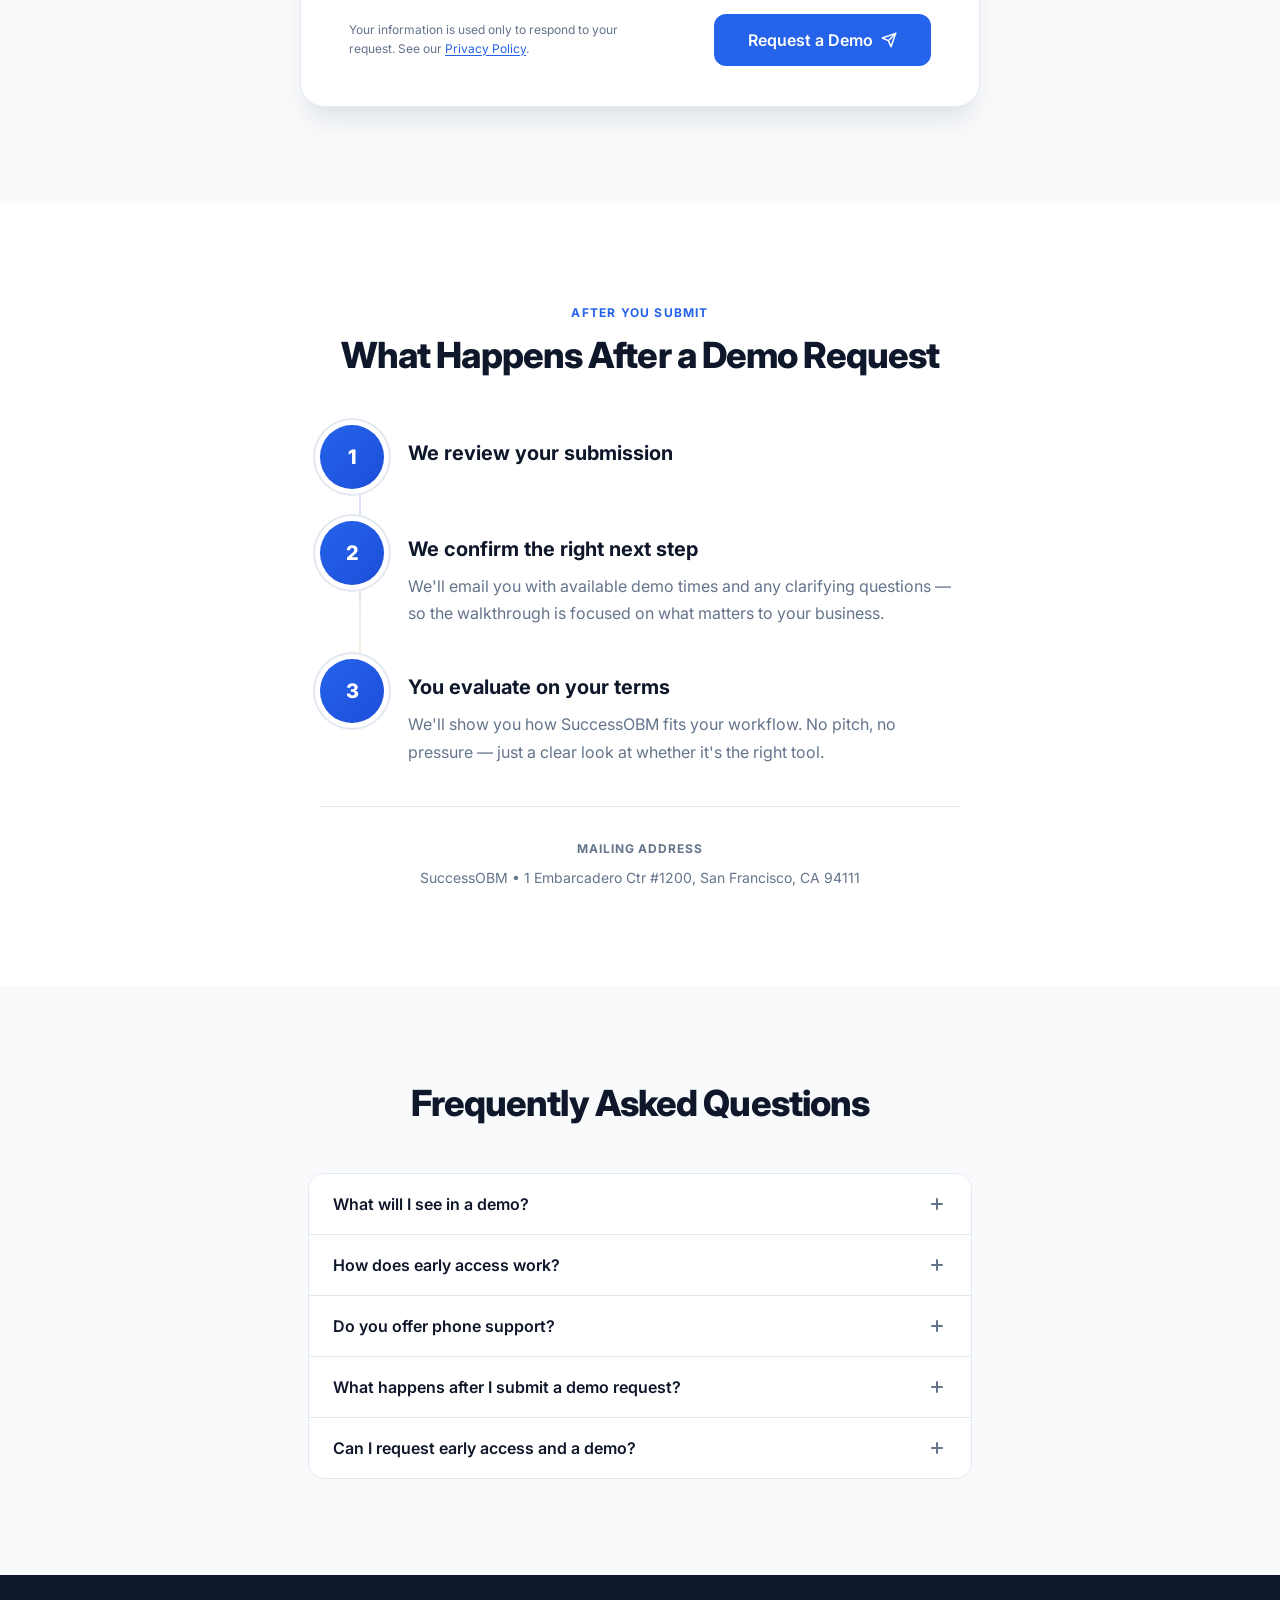
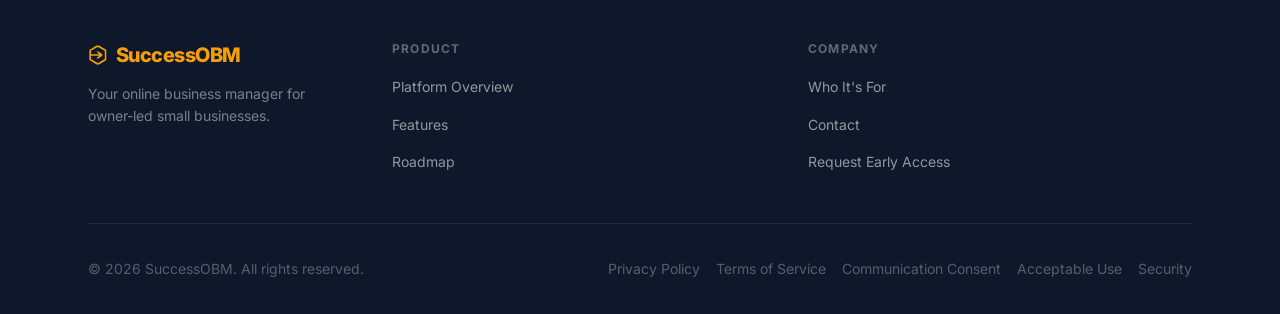
<file: contact/index.html>
<!DOCTYPE html>
<html lang="en">
<head>
  <meta charset="UTF-8">
  <meta name="viewport" content="width=device-width, initial-scale=1.0">

  <title>SuccessOBM | Request Early Access or Book a Demo</title>
  <meta name="description" content="Request early access to SuccessOBM or book a guided demo tailored to your workflow. Two clear paths — no pressure.">
  <meta name="robots" content="index, follow">
  <link rel="canonical" href="https://successobm.com/contact">

  <meta property="og:type"        content="website">
  <meta property="og:site_name"   content="SuccessOBM">
  <meta property="og:url"         content="https://successobm.com/contact">
  <meta property="og:title"       content="SuccessOBM | Request Early Access or Book a Demo">
  <meta property="og:description" content="Request early access or book a guided demo. Two ways to get started with SuccessOBM — no pressure, no sales scripts.">
  <meta property="og:locale"      content="en_US">

  <meta name="twitter:card"        content="summary_large_image">
  <meta name="twitter:title"       content="SuccessOBM | Request Early Access or Book a Demo">
  <meta name="twitter:description" content="Request early access or book a guided demo. Two ways to get started with SuccessOBM — no pressure, no sales scripts.">

  <script type="application/ld+json">
  {
    "@context": "https://schema.org",
    "@graph": [
      {
        "@type": "ContactPage",
        "@id": "https://successobm.com/contact#webpage",
        "url": "https://successobm.com/contact",
        "name": "Request Early Access or Book a Demo | SuccessOBM",
        "description": "Request early access or book a guided demo of SuccessOBM — an online business manager for owner-led small businesses.",
        "isPartOf": { "@id": "https://successobm.com/#website" },
        "about": { "@id": "https://successobm.com/#product" }
      },
      {
        "@type": "Organization",
        "@id": "https://successobm.com/#organization",
        "name": "SuccessOBM",
        "url": "https://successobm.com",
        "description": "Online business manager for owner-led small businesses.",
        "address": {
          "@type": "PostalAddress",
          "streetAddress": "1 Embarcadero Ctr #1200",
          "addressLocality": "San Francisco",
          "addressRegion": "CA",
          "postalCode": "94111",
          "addressCountry": "US"
        }
      }
    ]
  }
  </script>

  <link rel="preconnect" href="https://fonts.googleapis.com">
  <link rel="preconnect" href="https://fonts.gstatic.com" crossorigin>
  <link href="https://fonts.googleapis.com/css2?family=Inter:wght@400;500;600;700;800&display=swap" rel="stylesheet">

  <link rel="stylesheet" href="../css/styles.css?v=b8762c28">

  <style>
    /* ================================================================
       Contact page — page-specific styles  |  prefix: .ctc-*
       ================================================================ */

    /* ------------------------------------------------------------------
       Hero — compact modifier
       ------------------------------------------------------------------ */
    .ctc-hero {
      padding-block: var(--s-16) var(--s-20);
    }

    @media (min-width: 768px) {
      .ctc-hero {
        padding-block: var(--s-20) var(--s-24);
      }
    }

    /* ------------------------------------------------------------------
       Unified panel — tabs + body in one elevated card
       ------------------------------------------------------------------ */
    .ctc-panel {
      max-width: 680px;
      margin-inline: auto;
      background: var(--c-white);
      border: 1px solid var(--c-border);
      border-radius: var(--r-2xl);
      box-shadow: var(--shadow-xl);
      overflow: hidden;
    }

    /* Tab row */
    .ctc-panel__tabs {
      display: flex;
      background: var(--c-surface);
      border-bottom: 1px solid var(--c-border);
    }

    .ctc-tab {
      flex: 1;
      position: relative;
      display: flex;
      align-items: center;
      justify-content: center;
      gap: var(--s-2);
      padding: var(--s-4) var(--s-5);
      font-size: var(--text-sm);
      font-weight: 600;
      color: var(--c-text-muted);
      cursor: pointer;
      user-select: none;
      border-bottom: 2px solid transparent;
      margin-bottom: -1px;
      transition: color var(--t-fast), background-color var(--t-fast), border-color var(--t-fast);
    }

    .ctc-tab + .ctc-tab {
      border-left: 1px solid var(--c-border);
    }

    .ctc-tab input[type="radio"] {
      position: absolute;
      opacity: 0;
      width: 0;
      height: 0;
      pointer-events: none;
    }

    .ctc-tab__icon {
      flex-shrink: 0;
      transition: color var(--t-fast);
    }

    .ctc-tab:hover {
      color: var(--c-text);
      background-color: rgba(255, 255, 255, 0.6);
    }

    .ctc-tab.is-active {
      color: var(--c-primary);
      background-color: var(--c-white);
      border-bottom-color: var(--c-primary);
    }

    .ctc-tab.is-active .ctc-tab__icon {
      color: var(--c-primary);
    }

    /* Panel body */
    .ctc-panel__body {
      padding: var(--s-8) var(--s-6);
    }

    @media (min-width: 640px) {
      .ctc-panel__body {
        padding: var(--s-10) var(--s-12);
      }
    }

    /* Short prompt above content */
    .ctc-panel__prompt {
      font-size: var(--text-sm);
      color: var(--c-text-muted);
      margin-bottom: var(--s-6);
      line-height: 1.6;
    }

    /* ------------------------------------------------------------------
       Early access path — CTA panel
       ------------------------------------------------------------------ */
    .ctc-trial-inner {
      display: flex;
      flex-direction: column;
      align-items: flex-start;
      gap: var(--s-6);
    }

    .ctc-trial-list {
      list-style: none;
      padding: 0;
      margin: 0;
      display: flex;
      flex-direction: column;
      gap: var(--s-3);
    }

    .ctc-trial-list li {
      display: flex;
      align-items: center;
      gap: var(--s-2);
      font-size: var(--text-sm);
      color: var(--c-text-muted);
      line-height: 1.5;
    }

    .ctc-trial-list li svg {
      flex-shrink: 0;
      color: var(--c-primary);
    }

    /* ------------------------------------------------------------------
       Form fields
       ------------------------------------------------------------------ */
    .ctc-form__row {
      display: grid;
      grid-template-columns: 1fr;
      gap: 0 var(--s-5);
    }

    @media (min-width: 560px) {
      .ctc-form__row {
        grid-template-columns: 1fr 1fr;
      }
    }

    .ctc-form__group {
      display: flex;
      flex-direction: column;
      gap: var(--s-2);
      margin-bottom: var(--s-5);
    }

    .ctc-form__label {
      font-size: var(--text-sm);
      font-weight: 600;
      color: var(--c-text);
    }

    .ctc-form__label .optional {
      font-weight: 400;
      color: var(--c-text-muted);
      font-size: var(--text-xs);
      margin-left: var(--s-1);
    }

    .ctc-form__input,
    .ctc-form__select,
    .ctc-form__textarea {
      width: 100%;
      padding: 0.625rem var(--s-4);
      font-family: var(--font);
      font-size: var(--text-sm);
      color: var(--c-text);
      background-color: var(--c-surface);
      border: 1.5px solid var(--c-border);
      border-radius: var(--r-md);
      transition: border-color var(--t-fast), box-shadow var(--t-fast), background-color var(--t-fast);
      appearance: none;
      -webkit-appearance: none;
      line-height: 1.5;
    }

    .ctc-form__input::placeholder,
    .ctc-form__textarea::placeholder {
      color: var(--c-text-muted);
    }

    .ctc-form__input:focus,
    .ctc-form__select:focus,
    .ctc-form__textarea:focus {
      outline: none;
      border-color: var(--c-primary);
      box-shadow: 0 0 0 3px rgba(37, 99, 235, 0.12);
      background-color: var(--c-white);
    }

    .ctc-form__select {
      background-image: url("data:image/svg+xml,%3Csvg xmlns='http://www.w3.org/2000/svg' width='12' height='12' viewBox='0 0 24 24' fill='none' stroke='%2364748B' stroke-width='2.5' stroke-linecap='round' stroke-linejoin='round'%3E%3Cpolyline points='6 9 12 15 18 9'%3E%3C/polyline%3E%3C/svg%3E");
      background-repeat: no-repeat;
      background-position: right var(--s-4) center;
      padding-right: var(--s-10);
      cursor: pointer;
    }

    .ctc-form__textarea {
      resize: vertical;
      min-height: 130px;
    }

    .ctc-form__hint {
      font-size: var(--text-xs);
      color: var(--c-text-muted);
      line-height: 1.5;
    }

    .ctc-form__divider {
      height: 1px;
      background: var(--c-border);
      margin-block: var(--s-6);
    }

    .ctc-form__footer {
      display: flex;
      flex-direction: column;
      gap: var(--s-4);
      align-items: flex-start;
    }

    @media (min-width: 480px) {
      .ctc-form__footer {
        flex-direction: row;
        align-items: center;
        justify-content: space-between;
      }
    }

    .ctc-form__privacy {
      font-size: var(--text-xs);
      color: var(--c-text-muted);
      line-height: 1.55;
      max-width: 300px;
    }

    .ctc-honeypot {
      position: absolute;
      left: -9999px;
      width: 1px;
      height: 1px;
      overflow: hidden;
    }

    .ctc-form__message {
      display: none;
      margin-bottom: var(--s-5);
      padding: var(--s-4) var(--s-5);
      border-radius: var(--r-md);
      font-size: var(--text-sm);
      line-height: 1.55;
    }

    .ctc-form__message.is-visible {
      display: block;
    }

    .ctc-form__message--success {
      background: #ecfdf5;
      border: 1px solid #a7f3d0;
      color: #065f46;
    }

    .ctc-form__message--error {
      background: #fef2f2;
      border: 1px solid #fecaca;
      color: #991b1b;
    }

    .ctc-form__email-consent {
      display: flex;
      align-items: flex-start;
      gap: var(--s-3);
      margin-bottom: var(--s-4);
    }

    .ctc-form__email-consent input {
      margin-top: 0.2rem;
      flex-shrink: 0;
    }

    .ctc-form__email-consent label {
      font-size: var(--text-xs);
      color: var(--c-text-muted);
      line-height: 1.5;
      font-weight: 400;
      cursor: pointer;
    }

    .ctc-form--disabled .ctc-form__input,
    .ctc-form--disabled .ctc-form__select,
    .ctc-form--disabled .ctc-form__textarea,
    .ctc-form--disabled .ctc-form__email-consent input {
      opacity: 0.65;
      pointer-events: none;
    }

    .ctc-form--disabled .ctc-form__email-consent label {
      cursor: default;
    }

    /* ------------------------------------------------------------------
       What happens next
       ------------------------------------------------------------------ */
    .ctc-steps-wrap {
      max-width: 640px;
      margin-inline: auto;
    }

    /* ------------------------------------------------------------------
       Compact address strip
       ------------------------------------------------------------------ */
    .ctc-address-strip {
      max-width: 640px;
      margin-inline: auto;
      margin-top: var(--s-10);
      padding-top: var(--s-8);
      border-top: 1px solid var(--c-border);
      text-align: center;
    }

    .ctc-address-strip__label {
      font-size: var(--text-xs);
      font-weight: 700;
      letter-spacing: 0.08em;
      text-transform: uppercase;
      color: var(--c-text-muted);
      margin-bottom: var(--s-2);
    }

    .ctc-address-strip__text {
      font-size: var(--text-sm);
      color: var(--c-text-muted);
      line-height: 1.7;
    }

    /* ------------------------------------------------------------------
       Responsive
       ------------------------------------------------------------------ */
    @media (max-width: 479px) {
      .step__number {
        width: 48px;
        height: 48px;
        font-size: var(--text-base);
      }

      .steps::before {
        left: 23px;
      }
    }
  </style>
</head>
<body>

  <a class="skip-link" href="#main-content">Skip to main content</a>

  <header class="site-header" role="banner">
    <nav class="nav container" aria-label="Main navigation">
      <a href="/" class="nav__logo" aria-label="SuccessOBM — go to homepage">
        <svg class="nav__logo-icon" xmlns="http://www.w3.org/2000/svg" viewBox="98 72 122 137" aria-hidden="true" focusable="false">
          <path fill="currentColor" d="M164.08,80.65l3.98,1.11c14.44,8.84,28.86,17.67,43.26,26.48l.69,1.75v60.94l-.68,1.75-44.98,27.75c-3.71.82-10.62,1.42-14.09-.03l-45.69-28.25c-.51-20.93-.52-42.63-.01-63.58l43.95-26.81,3.98-1.1h9.59ZM167.05,145.61c-4.42-.01-8.16-.25-12.38-.29l-38.52-.4.02,20.93,39.08,23.59c3.01.23,5.64.26,8.59-.03l38.57-23.69v-51.09s-38.41-22.59-38.41-22.59l-9.06-.13-38.18,22.67-.31,20.8,50.54-.06-16.31-16.72,12.6-.04,23.98,16.66-.04,9.84-24.3,16.86c-4.16-.2-7.86.43-12.13-.38,5.96-6.66,10.46-9.46,16.27-15.95Z"/>
        </svg>
        <span class="nav__logo-text">SuccessOBM</span>
      </a>

      <button
        class="nav__toggle"
        aria-expanded="false"
        aria-controls="nav-menu"
        aria-label="Toggle navigation menu"
      >
        <span class="nav__toggle-bar"></span>
        <span class="nav__toggle-bar"></span>
        <span class="nav__toggle-bar"></span>
      </button>

      <div class="nav__menu" id="nav-menu">
        <ul class="nav__list" role="list">
          <li><a href="/platform"   class="nav__link">Platform</a></li>
          <li><a href="/features"   class="nav__link">Features</a></li>
          <li><a href="/who-its-for" class="nav__link">Who It&rsquo;s For</a></li>
          <li><a href="/waitlist/"  class="nav__link">Early Access</a></li>
          <li><a href="/contact"    class="nav__link" aria-current="page">Contact</a></li>
        </ul>
        <div class="nav__actions">
          <a href="https://app.successobm.com/login"  class="btn btn--ghost">Log In</a>
          <a href="/waitlist/" class="btn btn--primary">Request Early Access</a>
        </div>
      </div>
    </nav>
  </header>


  <main id="main-content">

    <!-- ===== 1. HERO ===== -->
    <section class="hero ctc-hero" id="hero" aria-labelledby="hero-heading">
      <div class="hero__bg" aria-hidden="true"></div>
      <div class="container hero__inner">
        <div class="hero__badge" aria-label="Page category">
          Early Access &middot; Demo Request
        </div>
        <h1 class="hero__headline" id="hero-heading">
          Request Early Access or Book a Demo
        </h1>
        <p class="hero__subheadline">
          Join the early access list for SuccessOBM, or request a guided demo tailored to how your business runs. Either way, you&rsquo;ll see what your online business manager can do today and where you stay in control.
        </p>
        <div class="hero__actions">
          <a href="/waitlist/"        class="btn btn--gold btn--lg">Request Early Access</a>
          <a href="#contact-form"  class="btn btn--outline-light btn--lg">Book a Demo</a>
        </div>
        <p class="hero__note">Choose the path that fits you &bull; No pressure &bull; No sales scripts</p>
      </div>
    </section>


    <!-- ===== 2. PANEL — Book a Demo / Request Early Access ===== -->
    <section class="section section--surface" id="contact-form" aria-label="Get started — early access or demo request">
      <div class="container">
        <div class="ctc-panel">

          <!-- Path selector tabs -->
          <div class="ctc-panel__tabs" role="group" aria-label="Choose your path">

            <label class="ctc-tab is-active" id="tab-demo">
              <input
                type="radio"
                name="inquiry-tab"
                value="demo"
                checked
                aria-label="Book a Demo"
              >
              <svg class="ctc-tab__icon" width="15" height="15" viewBox="0 0 24 24" fill="none" stroke="currentColor" stroke-width="2" stroke-linecap="round" stroke-linejoin="round" aria-hidden="true">
                <rect x="2" y="3" width="20" height="14" rx="2"/>
                <path d="M8 21h8M12 17v4"/>
              </svg>
              Book a Demo
            </label>

            <label class="ctc-tab" id="tab-early-access">
              <input
                type="radio"
                name="inquiry-tab"
                value="early_access"
                aria-label="Request Early Access"
              >
              <svg class="ctc-tab__icon" width="15" height="15" viewBox="0 0 24 24" fill="none" stroke="currentColor" stroke-width="2" stroke-linecap="round" stroke-linejoin="round" aria-hidden="true">
                <polygon points="5 3 19 12 5 21 5 3"/>
              </svg>
              Request Early Access
            </label>

          </div>

          <!-- Panel body -->
          <div class="ctc-panel__body">

            <!-- Demo path — visible by default -->
            <div class="ctc-demo-path">

              <p class="ctc-panel__prompt">Tell us about your business and what you'd like to see in a demo. We'll schedule a walkthrough focused on your workflow.</p>

              <form
                id="ctc-form"
                action="#"
                method="post"
                novalidate
                aria-label="Demo request form"
              >

                <input type="hidden" id="ctc-inquiry-type" name="inquiry_type" value="demo">

                <p id="ctc-form-success" class="ctc-form__message ctc-form__message--success" role="status" aria-hidden="true" tabindex="-1"></p>
                <p id="ctc-form-error" class="ctc-form__message ctc-form__message--error" role="alert" aria-hidden="true" tabindex="-1"></p>

                <label for="ctc-website-confirm" class="ctc-honeypot" aria-hidden="true">Leave this field blank</label>
                <input
                  type="text"
                  id="ctc-website-confirm"
                  name="honeypot"
                  class="ctc-honeypot ctc-form__input"
                  tabindex="-1"
                  autocomplete="off"
                  aria-hidden="true"
                >

                <!-- Name + Business Name -->
                <div class="ctc-form__row">
                  <div class="ctc-form__group">
                    <label class="ctc-form__label" for="ctc-name">
                      Full Name <span aria-hidden="true">*</span>
                    </label>
                    <input
                      type="text"
                      id="ctc-name"
                      name="name"
                      class="ctc-form__input"
                      placeholder="Your name"
                      autocomplete="name"
                      required
                      aria-required="true"
                    >
                  </div>
                  <div class="ctc-form__group">
                    <label class="ctc-form__label" for="ctc-business">
                      Business Name <span aria-hidden="true">*</span>
                    </label>
                    <input
                      type="text"
                      id="ctc-business"
                      name="business_name"
                      class="ctc-form__input"
                      placeholder="Your business"
                      autocomplete="organization"
                      required
                      aria-required="true"
                    >
                  </div>
                </div>

                <!-- Email + Phone -->
                <div class="ctc-form__row">
                  <div class="ctc-form__group">
                    <label class="ctc-form__label" for="ctc-email">
                      Business Email <span aria-hidden="true">*</span>
                    </label>
                    <input
                      type="email"
                      id="ctc-email"
                      name="email"
                      class="ctc-form__input"
                      placeholder="you@yourbusiness.com"
                      autocomplete="email"
                      required
                      aria-required="true"
                    >
                  </div>
                  <div class="ctc-form__group">
                    <label class="ctc-form__label" for="ctc-phone">
                      Phone <span class="optional">Optional</span>
                    </label>
                    <input
                      type="tel"
                      id="ctc-phone"
                      name="phone"
                      class="ctc-form__input"
                      placeholder="(555) 555-0100"
                      autocomplete="tel"
                    >
                  </div>
                </div>

                <div class="ctc-form__group">
                  <label class="ctc-form__label" for="ctc-website">
                    Website <span class="optional">Optional</span>
                  </label>
                  <input
                    type="url"
                    id="ctc-website"
                    name="website"
                    class="ctc-form__input"
                    placeholder="https://yourbusiness.com"
                    autocomplete="url"
                  >
                </div>

                <!-- Team Size -->
                <div class="ctc-form__group">
                  <label class="ctc-form__label" for="ctc-team-size">
                    Team Size <span class="optional">Optional</span>
                  </label>
                  <!-- TODO: use to segment or qualify the lead -->
                  <select
                    id="ctc-team-size"
                    name="team_size"
                    class="ctc-form__select"
                  >
                    <option value="" selected>Prefer not to say</option>
                    <option value="solo">Just me (solo)</option>
                    <option value="2-10">2–10 people</option>
                    <option value="11-50">11–50 people</option>
                    <option value="51-200">51–200 people</option>
                    <option value="200+">200+ people</option>
                  </select>
                </div>

                <!-- Message -->
                <div class="ctc-form__group">
                  <label class="ctc-form__label" for="ctc-message">
                    What would you like to see? <span aria-hidden="true">*</span>
                  </label>
                  <textarea
                    id="ctc-message"
                    name="message"
                    class="ctc-form__textarea"
                    placeholder="Describe what your business handles day-to-day — we'll tailor the demo to match."
                    required
                    aria-required="true"
                  ></textarea>
                  <p class="ctc-form__hint">A few sentences is fine.</p>
                </div>

                <div class="ctc-form__divider" aria-hidden="true"></div>

                <div class="ctc-form__email-consent">
                  <input type="checkbox" id="ctc-email-consent" name="email_consent" value="true">
                  <label for="ctc-email-consent">Send me occasional product updates. You can unsubscribe any time. See our <a href="/communication-policy" style="color:var(--c-primary);text-decoration:underline;text-underline-offset:2px;">Communication Consent</a>.</label>
                </div>

                <div class="ctc-form__footer">
                  <p class="ctc-form__privacy">
                    Your information is used only to respond to your request.
                    See our <a href="/privacy" style="color:var(--c-primary);text-decoration:underline;text-underline-offset:2px;">Privacy Policy</a>.
                  </p>
                  <button type="submit" id="ctc-form-submit" class="btn btn--primary btn--lg">
                    Request a Demo
                    <svg width="16" height="16" viewBox="0 0 24 24" fill="none" stroke="currentColor" stroke-width="2.25" stroke-linecap="round" stroke-linejoin="round" aria-hidden="true"><line x1="22" y1="2" x2="11" y2="13"/><polygon points="22 2 15 22 11 13 2 9 22 2"/></svg>
                  </button>
                </div>

              </form>
            </div>

            <!-- Early access path — shown when "Request Early Access" tab is selected -->
            <div class="ctc-trial-path" hidden>
              <p class="ctc-panel__prompt">Access is currently guided and invitation-based. Request early access and we&apos;ll follow up by email about next steps.</p>
              <div class="ctc-trial-inner">
                <a href="/waitlist/" class="btn btn--primary btn--lg">Go to early access form</a>
                <ul class="ctc-trial-list">
                  <li>
                    <svg width="14" height="14" viewBox="0 0 24 24" fill="none" stroke="currentColor" stroke-width="2.5" stroke-linecap="round" stroke-linejoin="round" aria-hidden="true"><polyline points="20 6 9 17 4 12"/></svg>
                    Same intake as demo requests — prioritized follow-up from our team
                  </li>
                  <li>
                    <svg width="14" height="14" viewBox="0 0 24 24" fill="none" stroke="currentColor" stroke-width="2.5" stroke-linecap="round" stroke-linejoin="round" aria-hidden="true"><polyline points="20 6 9 17 4 12"/></svg>
                    Tell us how you operate so we can tailor your onboarding
                  </li>
                  <li>
                    <svg width="14" height="14" viewBox="0 0 24 24" fill="none" stroke="currentColor" stroke-width="2.5" stroke-linecap="round" stroke-linejoin="round" aria-hidden="true"><polyline points="20 6 9 17 4 12"/></svg>
                    Want a walkthrough first? Book a demo on this page anytime
                  </li>
                </ul>
              </div>
            </div>

          </div>
        </div>
      </div>
    </section>


    <!-- ===== 3. WHAT HAPPENS AFTER ===== -->
    <section class="section section--light" id="next-steps" aria-labelledby="next-steps-heading">
      <div class="container">
        <div class="section-header section-header--centered">
          <p class="section-eyebrow">After You Submit</p>
          <h2 class="section-title" id="next-steps-heading">
            What Happens After a Demo Request
          </h2>
        </div>
        <div class="ctc-steps-wrap">
          <ol class="steps" role="list" aria-label="Steps after submitting a demo request">

            <li class="step">
              <span class="step__number" aria-hidden="true">1</span>
              <div class="step__content">
                <h3 class="step__title">We review your submission</h3>
              </div>
            </li>

            <li class="step">
              <span class="step__number" aria-hidden="true">2</span>
              <div class="step__content">
                <h3 class="step__title">We confirm the right next step</h3>
                <p class="step__body">
                  We'll email you with available demo times and any clarifying questions — so the walkthrough is focused on what matters to your business.
                </p>
              </div>
            </li>

            <li class="step">
              <span class="step__number" aria-hidden="true">3</span>
              <div class="step__content">
                <h3 class="step__title">You evaluate on your terms</h3>
                <p class="step__body">
                  We'll show you how SuccessOBM fits your workflow. No pitch, no pressure — just a clear look at whether it's the right tool.
                </p>
              </div>
            </li>

          </ol>

          <div class="ctc-address-strip">
            <p class="ctc-address-strip__label">Mailing Address</p>
            <address class="ctc-address-strip__text" style="font-style:normal;">
              SuccessOBM &bull; 1 Embarcadero Ctr #1200, San Francisco, CA 94111
            </address>
          </div>

        </div>
      </div>
    </section>


    <!-- ===== 4. FAQ ===== -->
    <section class="section section--surface" id="faq" aria-labelledby="faq-heading">
      <div class="container container--narrow">
        <div class="section-header section-header--centered">
          <h2 class="section-title" id="faq-heading">Frequently Asked Questions</h2>
        </div>

        <dl class="faq-list" role="list">

          <div class="faq-item" role="listitem">
            <dt>
              <button class="faq-toggle" aria-expanded="false" aria-controls="cfaq-1">
                What will I see in a demo?
                <span class="faq-toggle__icon" aria-hidden="true"></span>
              </button>
            </dt>
            <dd id="cfaq-1" class="faq-answer" hidden>
              <p>
                A demo shows how your online business manager works with a business like yours: answering questions from connected business information, preparing work for review, and requesting approval before consequential actions in supported flows. It also covers customers, communication, orders, money and marketing in one place. We&rsquo;ll focus on what's most relevant to you and be clear about what is available today and what is still on the way.
              </p>
            </dd>
          </div>

          <div class="faq-item" role="listitem">
            <dt>
              <button class="faq-toggle" aria-expanded="false" aria-controls="cfaq-2">
                How does early access work?
                <span class="faq-toggle__icon" aria-hidden="true"></span>
              </button>
            </dt>
            <dd id="cfaq-2" class="faq-answer" hidden>
              <p>
                Access is currently guided and invitation-based. Submit the early access form so we understand your business and timeline. If there is a fit, we'll contact you by email about next steps and guided onboarding.
              </p>
            </dd>
          </div>

          <div class="faq-item" role="listitem">
            <dt>
              <button class="faq-toggle" aria-expanded="false" aria-controls="cfaq-3">
                Do you offer phone support?
                <span class="faq-toggle__icon" aria-hidden="true"></span>
              </button>
            </dt>
            <dd id="cfaq-3" class="faq-answer" hidden>
              <p>
                We don't offer general phone support. All demo requests and inquiries are handled by email — this lets us give every submission the right level of attention. If a live call makes sense, we'll make that happen as part of the demo process.
              </p>
            </dd>
          </div>

          <div class="faq-item" role="listitem">
            <dt>
              <button class="faq-toggle" aria-expanded="false" aria-controls="cfaq-4">
                What happens after I submit a demo request?
                <span class="faq-toggle__icon" aria-hidden="true"></span>
              </button>
            </dt>
            <dd id="cfaq-4" class="faq-answer" hidden>
              <p>
                We review your submission and confirm the right next step by email. For demo requests, we'll propose available times based on your timezone.
              </p>
            </dd>
          </div>

          <div class="faq-item" role="listitem">
            <dt>
              <button class="faq-toggle" aria-expanded="false" aria-controls="cfaq-5">
                Can I request early access and a demo?
                <span class="faq-toggle__icon" aria-hidden="true"></span>
              </button>
            </dt>
            <dd id="cfaq-5" class="faq-answer" hidden>
              <p>
                Yes. Request early access to join the interest list for guided onboarding, or book a demo any time — you can do both. A demo clarifies how SuccessOBM fits your business; an early access request tells us you'd like to be considered for an invitation.
              </p>
            </dd>
          </div>

        </dl>
      </div>
    </section>


  </main>


  <footer class="site-footer" role="contentinfo">
    <div class="container">
      <div class="footer__top">
        <div class="footer__brand">
          <a href="/" class="footer__logo" aria-label="SuccessOBM — go to homepage">
            <svg class="footer__logo-icon" xmlns="http://www.w3.org/2000/svg" viewBox="98 72 122 137" aria-hidden="true" focusable="false">
              <path fill="currentColor" d="M164.08,80.65l3.98,1.11c14.44,8.84,28.86,17.67,43.26,26.48l.69,1.75v60.94l-.68,1.75-44.98,27.75c-3.71.82-10.62,1.42-14.09-.03l-45.69-28.25c-.51-20.93-.52-42.63-.01-63.58l43.95-26.81,3.98-1.1h9.59ZM167.05,145.61c-4.42-.01-8.16-.25-12.38-.29l-38.52-.4.02,20.93,39.08,23.59c3.01.23,5.64.26,8.59-.03l38.57-23.69v-51.09s-38.41-22.59-38.41-22.59l-9.06-.13-38.18,22.67-.31,20.8,50.54-.06-16.31-16.72,12.6-.04,23.98,16.66-.04,9.84-24.3,16.86c-4.16-.2-7.86.43-12.13-.38,5.96-6.66,10.46-9.46,16.27-15.95Z"/>
            </svg>
            <span class="footer__logo-text">SuccessOBM</span>
          </a>
          <p class="footer__tagline">Your online business manager for owner-led small businesses.</p>
        </div>
        <nav class="footer__nav" aria-label="Footer navigation">
          <div class="footer__col">
            <h4 class="footer__col-title">Product</h4>
            <ul role="list">
              <li><a href="/platform">Platform Overview</a></li>
              <li><a href="/features">Features</a></li>
              <li><a href="/roadmap/">Roadmap</a></li>
            </ul>
          </div>
          <div class="footer__col">
            <h4 class="footer__col-title">Company</h4>
            <ul role="list">
              <li><a href="/who-its-for">Who It's For</a></li>
              <li><a href="/contact" aria-current="page">Contact</a></li>
              <li><a href="/waitlist/">Request Early Access</a></li>
            </ul>
          </div>
        </nav>
      </div>
      <div class="footer__bottom">
        <p class="footer__legal">&copy; <span id="current-year">2025</span> SuccessOBM. All rights reserved.</p>
        <ul class="footer__legal-links" role="list">
          <li><a href="/privacy">Privacy Policy</a></li>
          <li><a href="/terms">Terms of Service</a></li>
          <li><a href="/communication-policy">Communication Consent</a></li>
          <li><a href="/acceptable-use">Acceptable Use</a></li>
          <li><a href="/security">Security</a></li>
        </ul>
      </div>
    </div>
  </footer>


  <script src="../js/main.js"></script>

  <script>
    /**
     * Contact page — supplemental JS
     * 1. Tab selection — toggles demo / early-access panel content + syncs hidden input
     * 2. Demo form — POST to public intake API (JSON)
     */
    (function () {
      'use strict';

      var INTAKE_URL = 'https://app.successobm.com/api/public/intake/demo-request';

      var tabs         = document.querySelectorAll('.ctc-tab');
      var inquiryInput = document.getElementById('ctc-inquiry-type');
      var demoPath     = document.querySelector('.ctc-demo-path');
      var trialPath    = document.querySelector('.ctc-trial-path');

      function activateTab(tab) {
        tabs.forEach(function (t) {
          t.classList.remove('is-active');
          var r = t.querySelector('input[type="radio"]');
          if (r) r.checked = false;
        });

        tab.classList.add('is-active');
        var radio = tab.querySelector('input[type="radio"]');
        if (radio) radio.checked = true;

        if (inquiryInput && radio) {
          inquiryInput.value = radio.value;
        }

        /* Toggle path content */
        var isEarlyAccess = radio && radio.value === 'early_access';
        if (demoPath)  demoPath.hidden  =  isEarlyAccess;
        if (trialPath) trialPath.hidden = !isEarlyAccess;
      }

      tabs.forEach(function (tab) {
        tab.addEventListener('click', function () { activateTab(tab); });

        tab.addEventListener('keydown', function (e) {
          if (e.key === ' ') { e.preventDefault(); activateTab(tab); }
        });

        if (!tab.hasAttribute('tabindex')) {
          tab.setAttribute('tabindex', '0');
        }
      });

      var form     = document.getElementById('ctc-form');
      var elOk     = document.getElementById('ctc-form-success');
      var elErr    = document.getElementById('ctc-form-error');
      var btnSubmit = document.getElementById('ctc-form-submit');
      var submitting = false;
      var defaultBtnHtml = btnSubmit ? btnSubmit.innerHTML : '';

      function trim(v) { return (v == null ? '' : String(v)).trim(); }

      function setMessage(el, text, isErr) {
        if (!el) return;
        if (text) {
          el.textContent = text;
          el.classList.add('is-visible');
          el.setAttribute('aria-hidden', 'false');
        } else {
          el.textContent = '';
          el.classList.remove('is-visible');
          el.setAttribute('aria-hidden', 'true');
        }
        if (isErr && el === elErr && text) {
          el.focus();
        }
      }

      function friendlyError(status, data) {
        if (status === 429) {
          return "You've sent a few requests in a short time. Please wait a few minutes and try again.";
        }
        if (status >= 500) {
          return "Something went wrong on our end. Please try again in a moment, or email hello@successobm.com and we'll help.";
        }
        if (data && typeof data === 'object') {
          if (typeof data.message === 'string' && data.message) return data.message;
          if (typeof data.error === 'string' && data.error) return data.error;
          if (data.errors && typeof data.errors === 'object') {
            var first = null;
            Object.keys(data.errors).some(function (k) {
              var v = data.errors[k];
              if (Array.isArray(v) && v[0]) { first = v[0]; return true; }
              if (typeof v === 'string' && v) { first = v; return true; }
              return false;
            });
            if (first) return first;
          }
        }
        if (status === 0) {
          return "We couldn't reach the server. Check your connection and try again.";
        }
        if (status === 400 || status === 403 || status === 422) {
          return "Some information couldn't be accepted. Check the fields above and try again.";
        }
        return "We couldn't send your request. Check your details and try again, or contact hello@successobm.com.";
      }

      if (form && btnSubmit) {
        form.addEventListener('submit', function (e) {
          e.preventDefault();
          if (submitting) return;
          if (!form.checkValidity()) {
            form.reportValidity();
            return;
          }

          setMessage(elOk, '');
          setMessage(elErr, '');

          var nameEl  = document.getElementById('ctc-name');
          var emailEl = document.getElementById('ctc-email');
          var phoneEl = document.getElementById('ctc-phone');
          var bizEl   = document.getElementById('ctc-business');
          var siteEl  = document.getElementById('ctc-website');
          var teamEl  = document.getElementById('ctc-team-size');
          var msgEl   = document.getElementById('ctc-message');
          var potEl   = document.getElementById('ctc-website-confirm');
          var consent = document.getElementById('ctc-email-consent');

          var payload = {
            name: trim(nameEl && nameEl.value),
            email: trim(emailEl && emailEl.value),
            business_name: trim(bizEl && bizEl.value),
            phone: trim(phoneEl && phoneEl.value),
            website: trim(siteEl && siteEl.value),
            team_size: teamEl && teamEl.value != null ? String(teamEl.value).trim() : '',
            message: trim(msgEl && msgEl.value),
            inquiry_type: inquiryInput ? String(inquiryInput.value).trim() : 'demo',
            page_url: window.location.href,
            source_url: document.referrer || '',
            honeypot: potEl ? String(potEl.value || '') : ''
          };
          if (consent && consent.checked) {
            payload.email_consent = true;
          }

          submitting = true;
          btnSubmit.disabled = true;
          form.setAttribute('aria-busy', 'true');
          var sendingLabel = 'Sending…';
          btnSubmit.textContent = sendingLabel;

          fetch(INTAKE_URL, {
            method: 'POST',
            headers: { 'Content-Type': 'application/json' },
            body: JSON.stringify(payload),
            credentials: 'omit',
            mode: 'cors'
          })
            .then(function (res) {
              return res.text().then(function (text) {
                var data = null;
                if (text) {
                  try { data = JSON.parse(text); } catch (ignore) { data = null; }
                }
                return { res: res, data: data };
              });
            })
            .then(function (_ref) {
              var res = _ref.res;
              var data = _ref.data;
              if (res.ok && data && data.ok === true) {
                setMessage(elErr, '');
                var okText = (data && typeof data.message === 'string' && data.message) ? data.message
                  : "Thanks — we received your demo request. We'll be in touch by email soon.";
                setMessage(elOk, okText, false);
                form.classList.add('ctc-form--disabled');
                btnSubmit.disabled = true;
                btnSubmit.textContent = 'Sent';
                if (elOk) elOk.focus();
                return;
              }
              setMessage(elErr, friendlyError(res.status, data), true);
            })
            .catch(function () {
              setMessage(elErr, friendlyError(0, null), true);
            })
            .finally(function () {
              form.removeAttribute('aria-busy');
              submitting = false;
              if (form.classList.contains('ctc-form--disabled')) {
                return;
              }
              btnSubmit.disabled = false;
              btnSubmit.innerHTML = defaultBtnHtml;
            });
        });
      }
    }());
  </script>

</body>
</html>
</file>
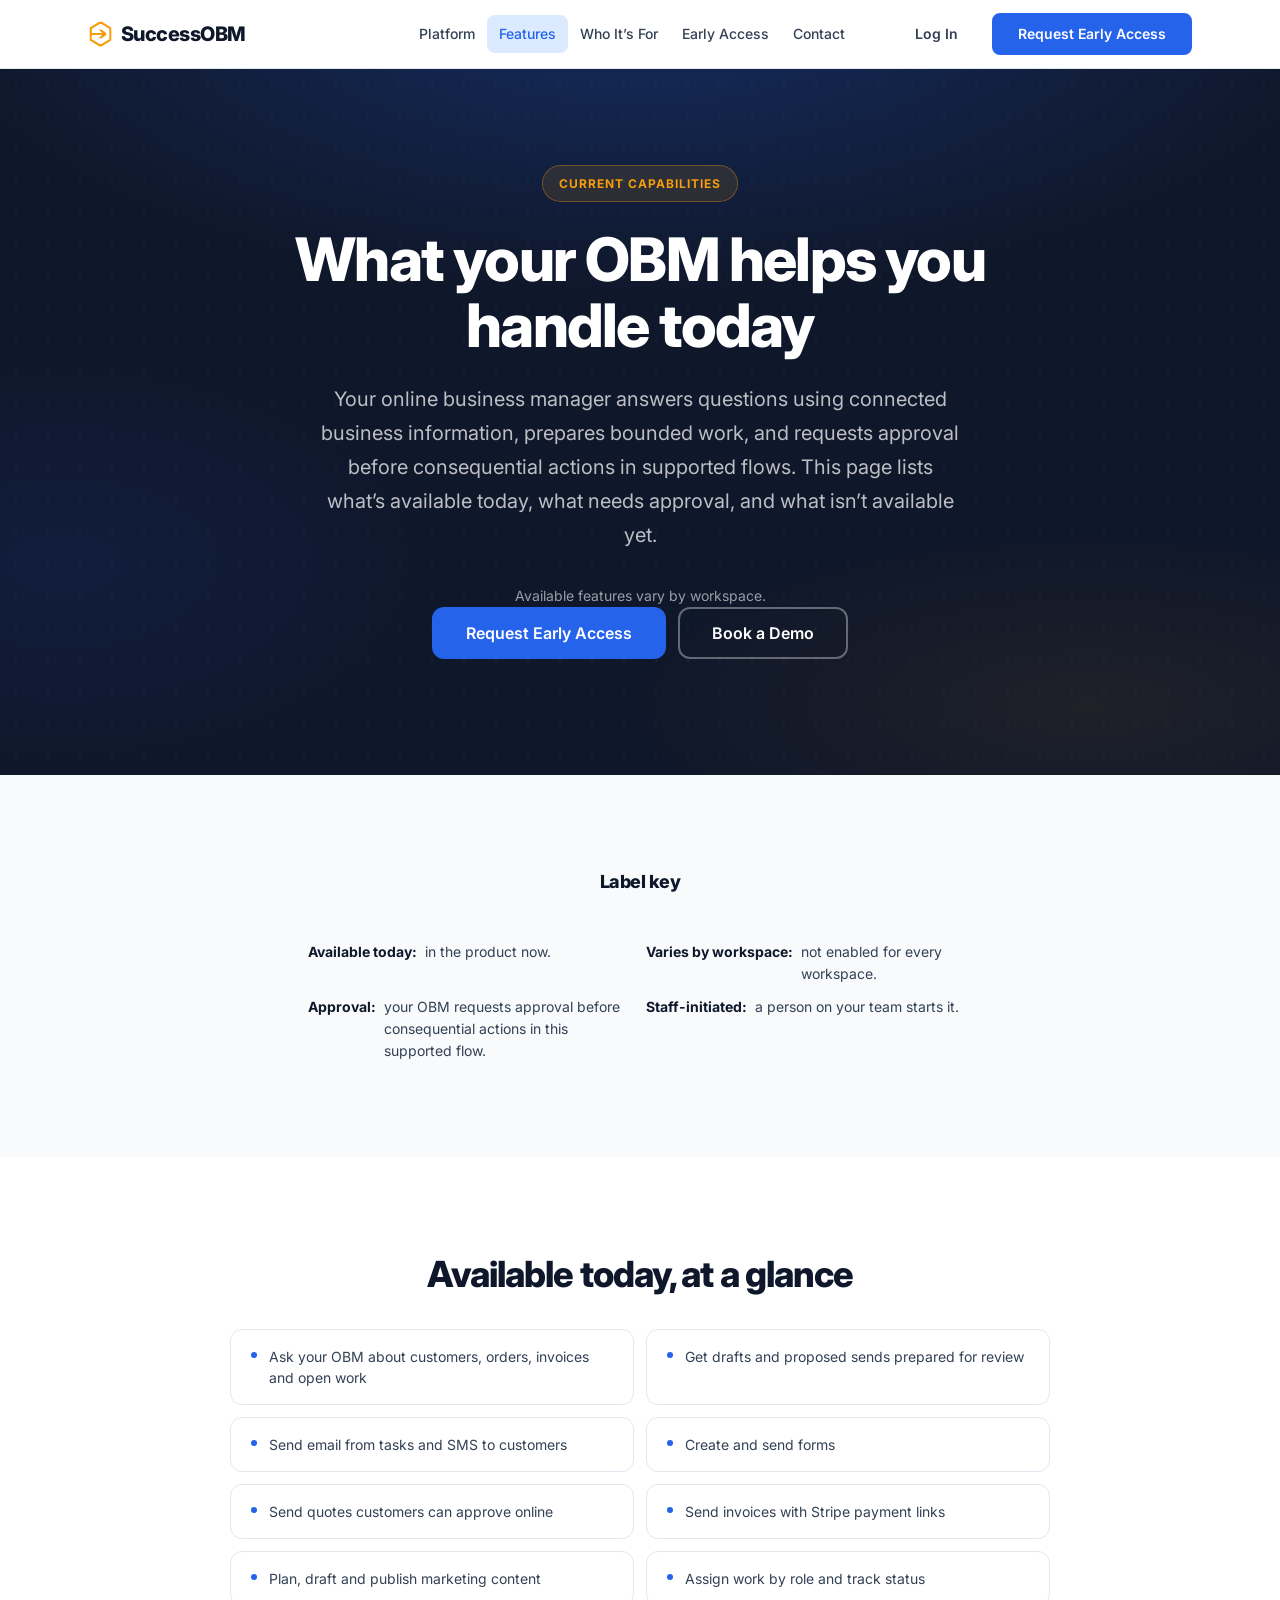
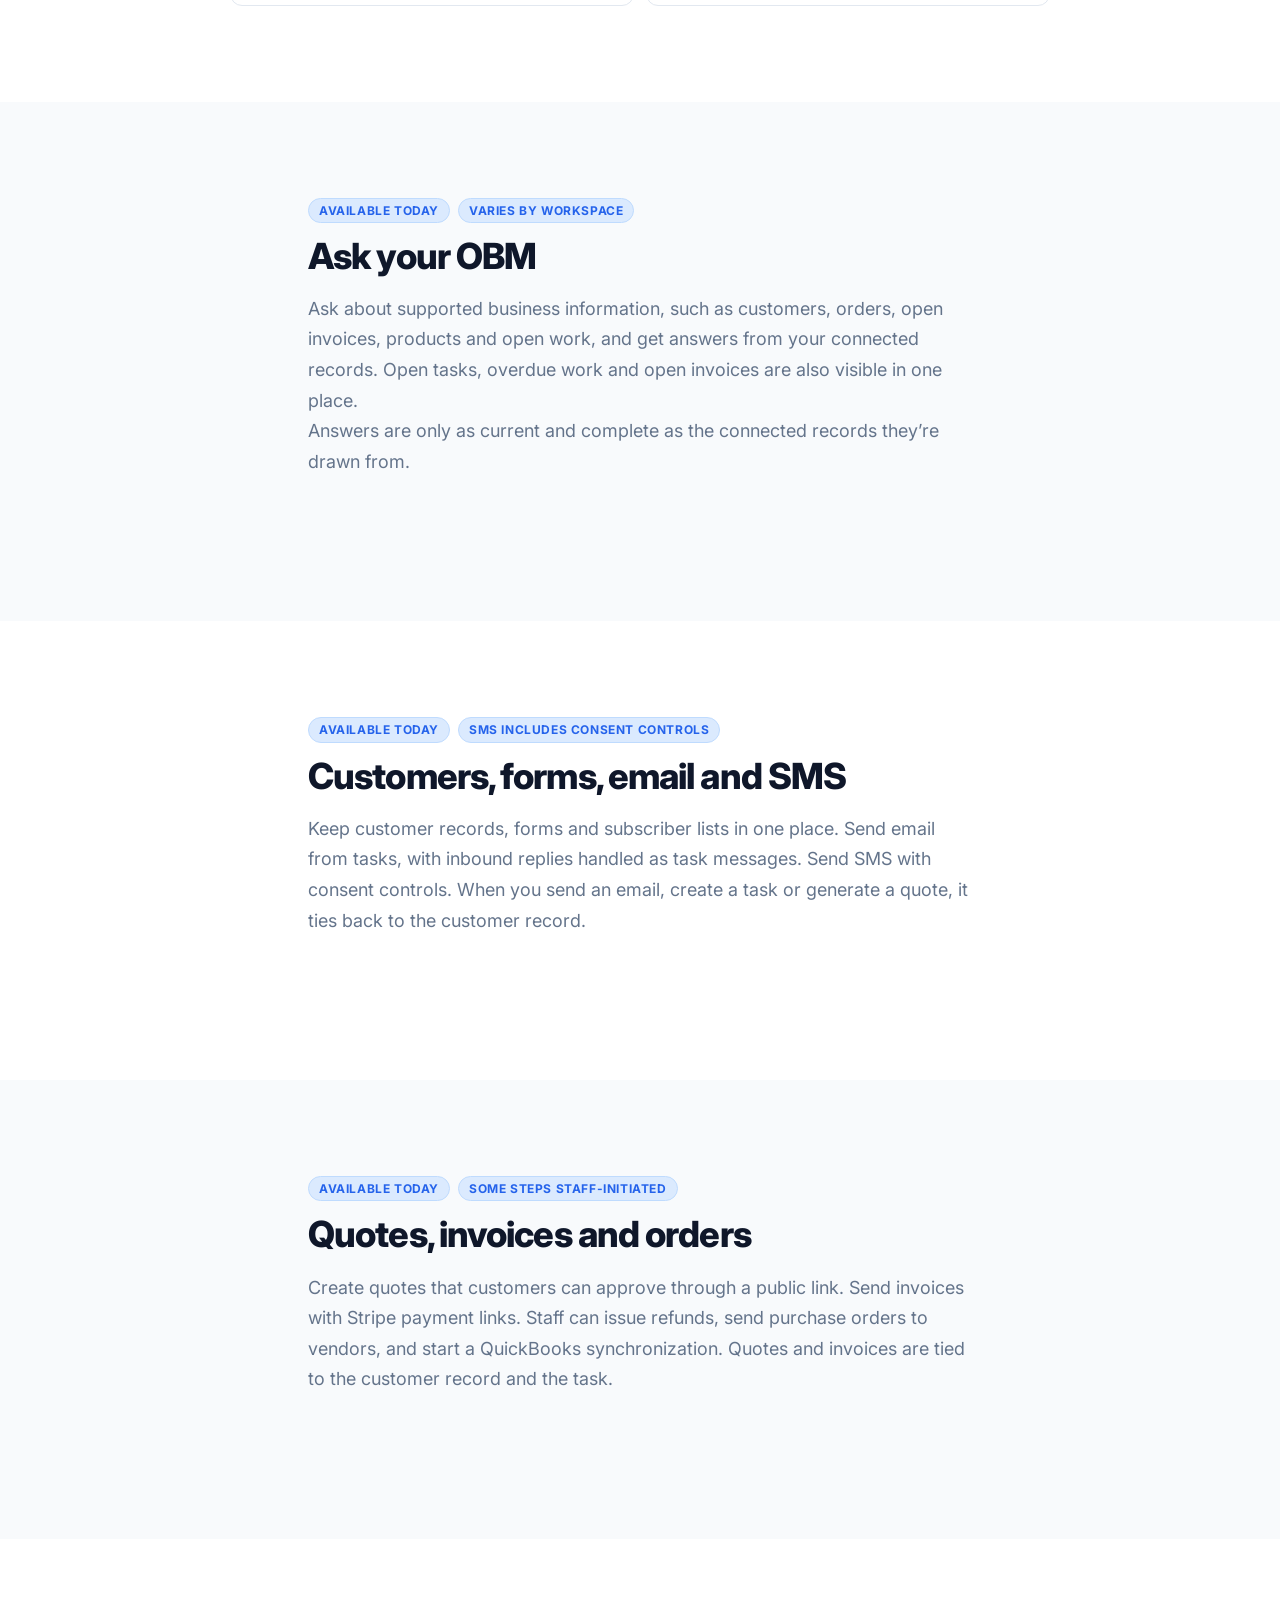
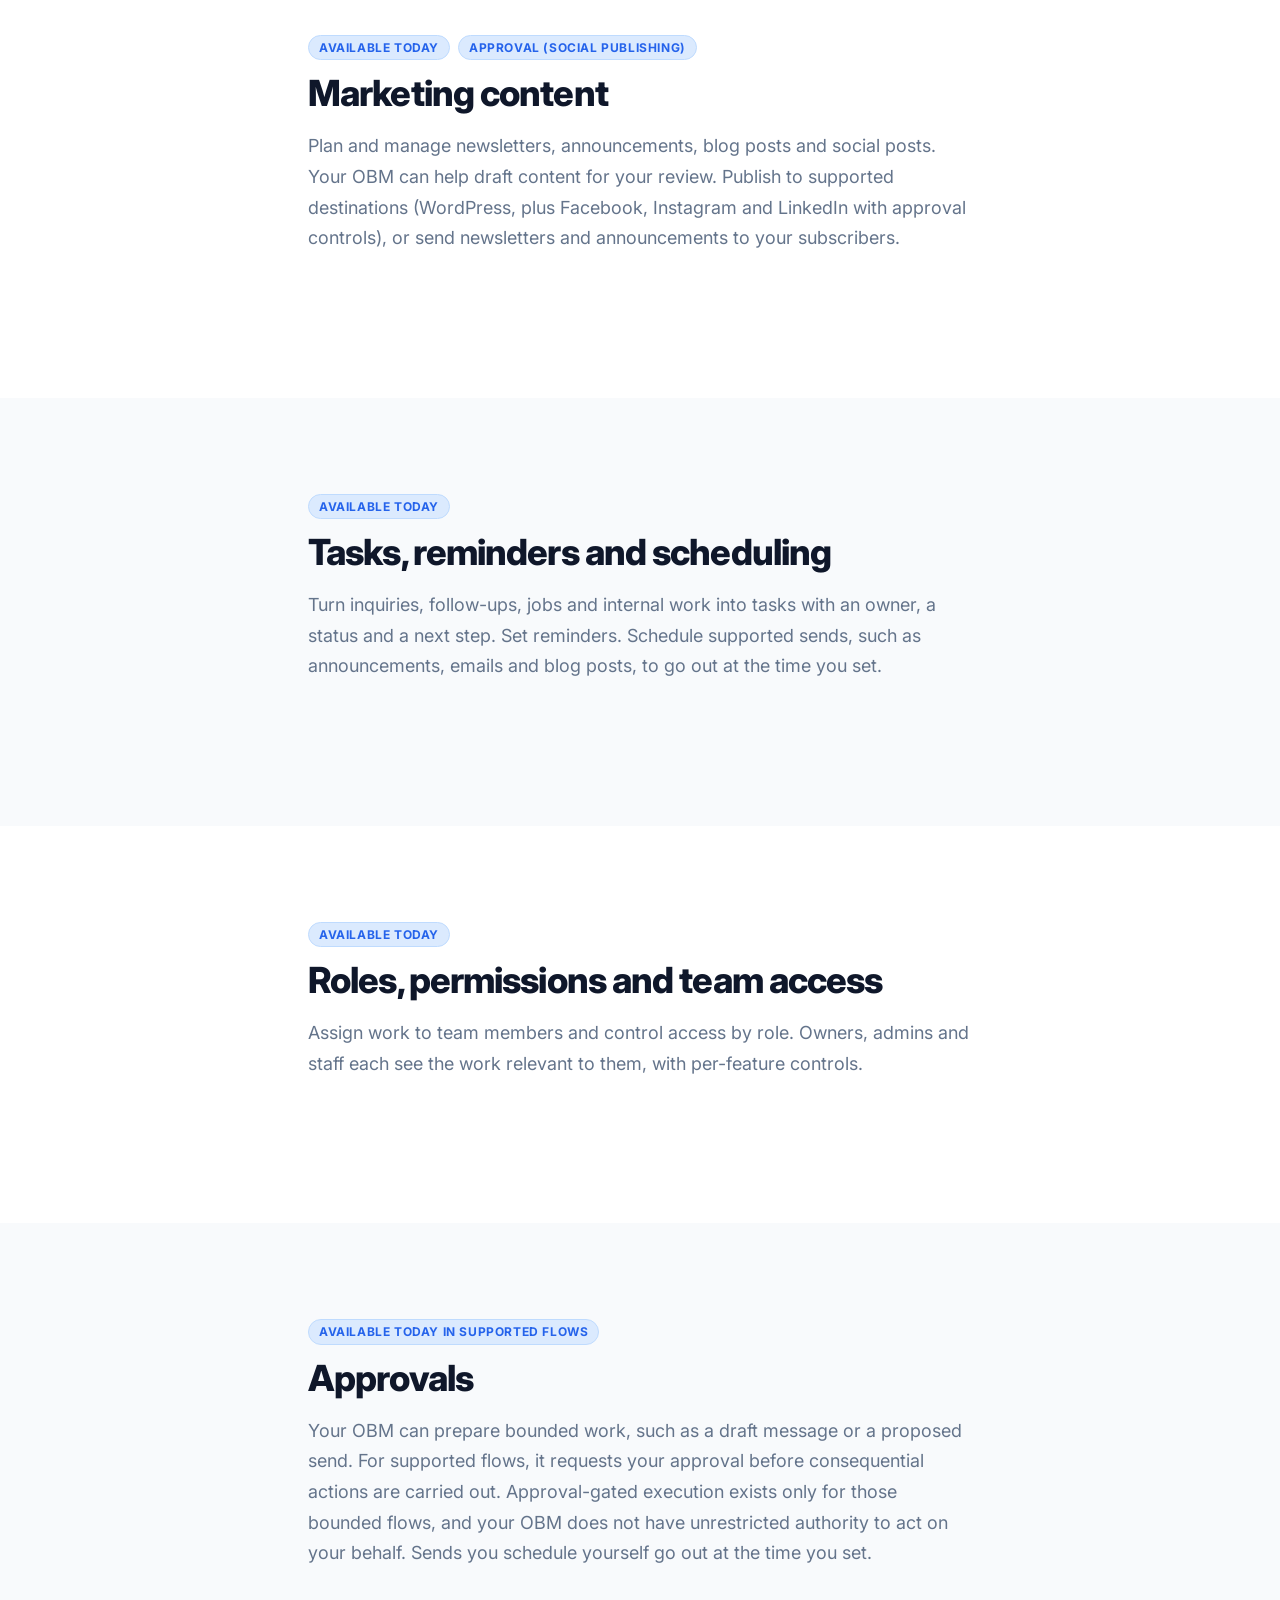
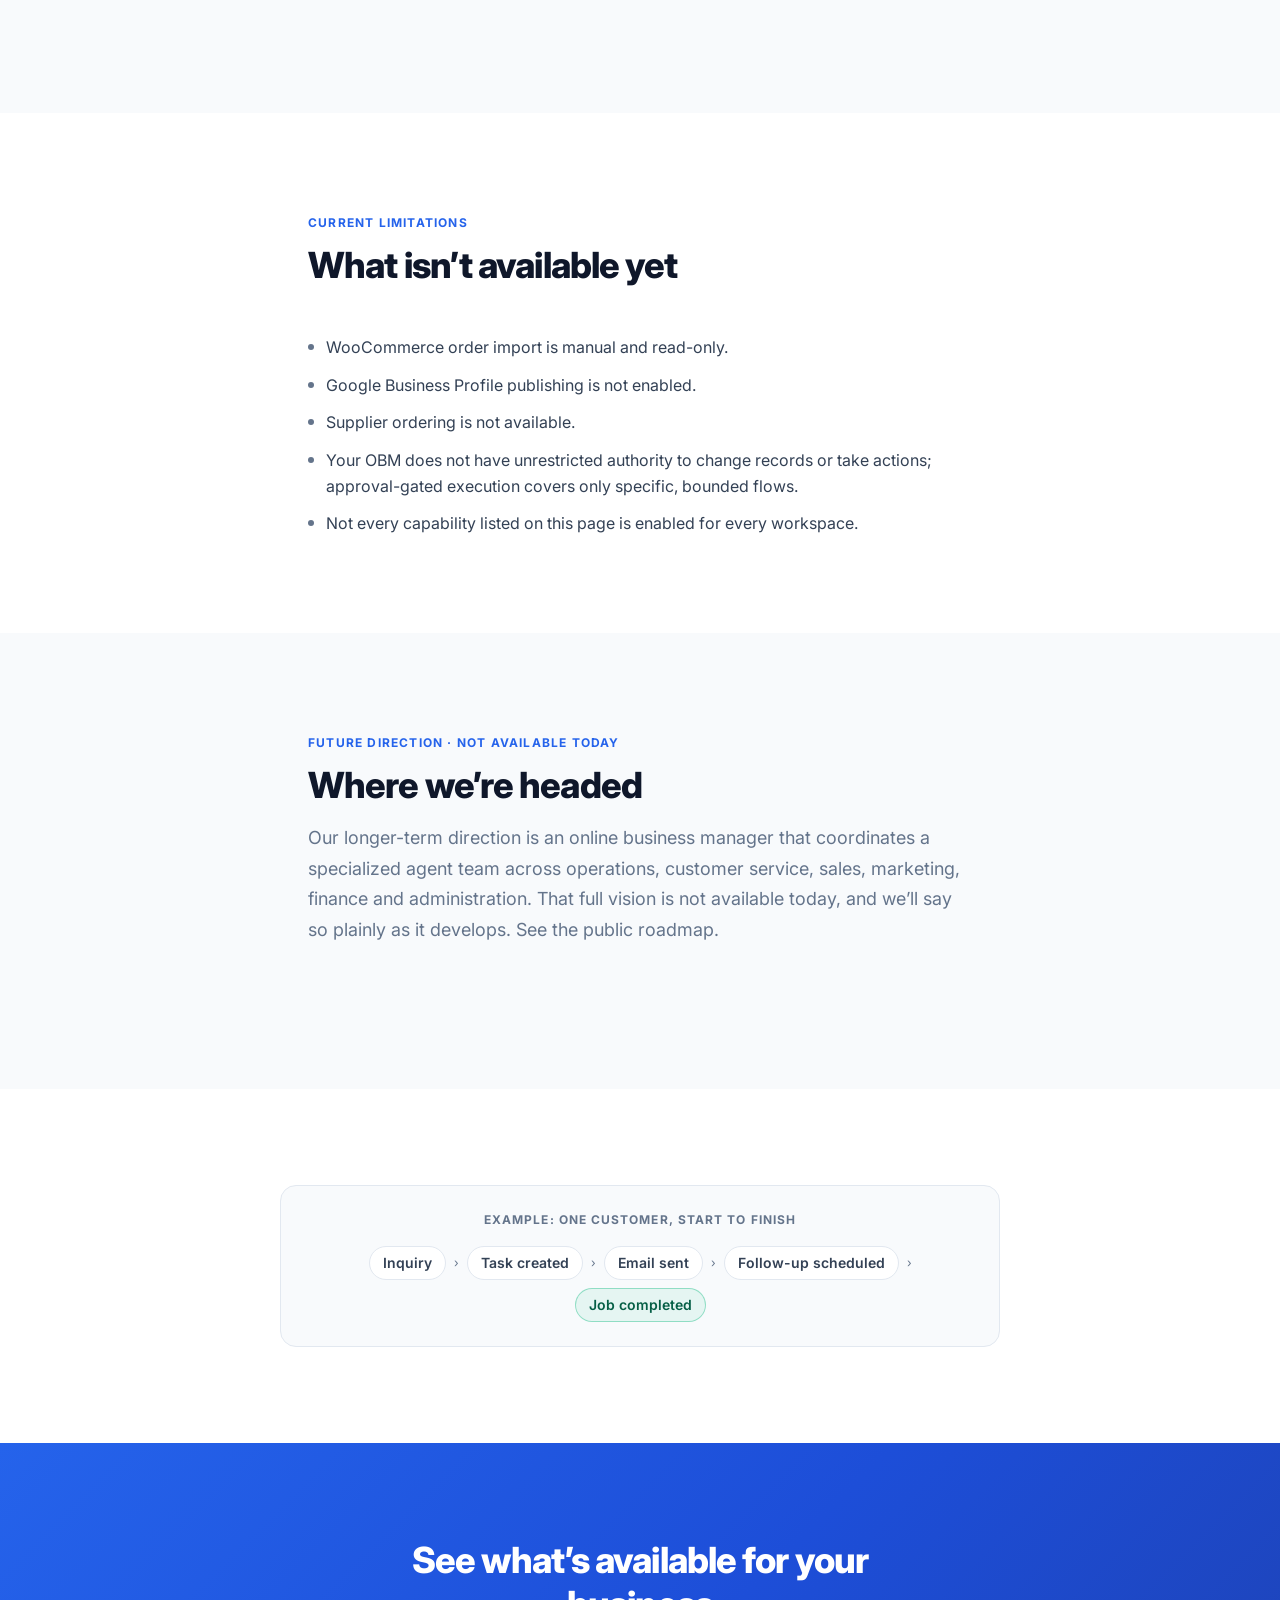
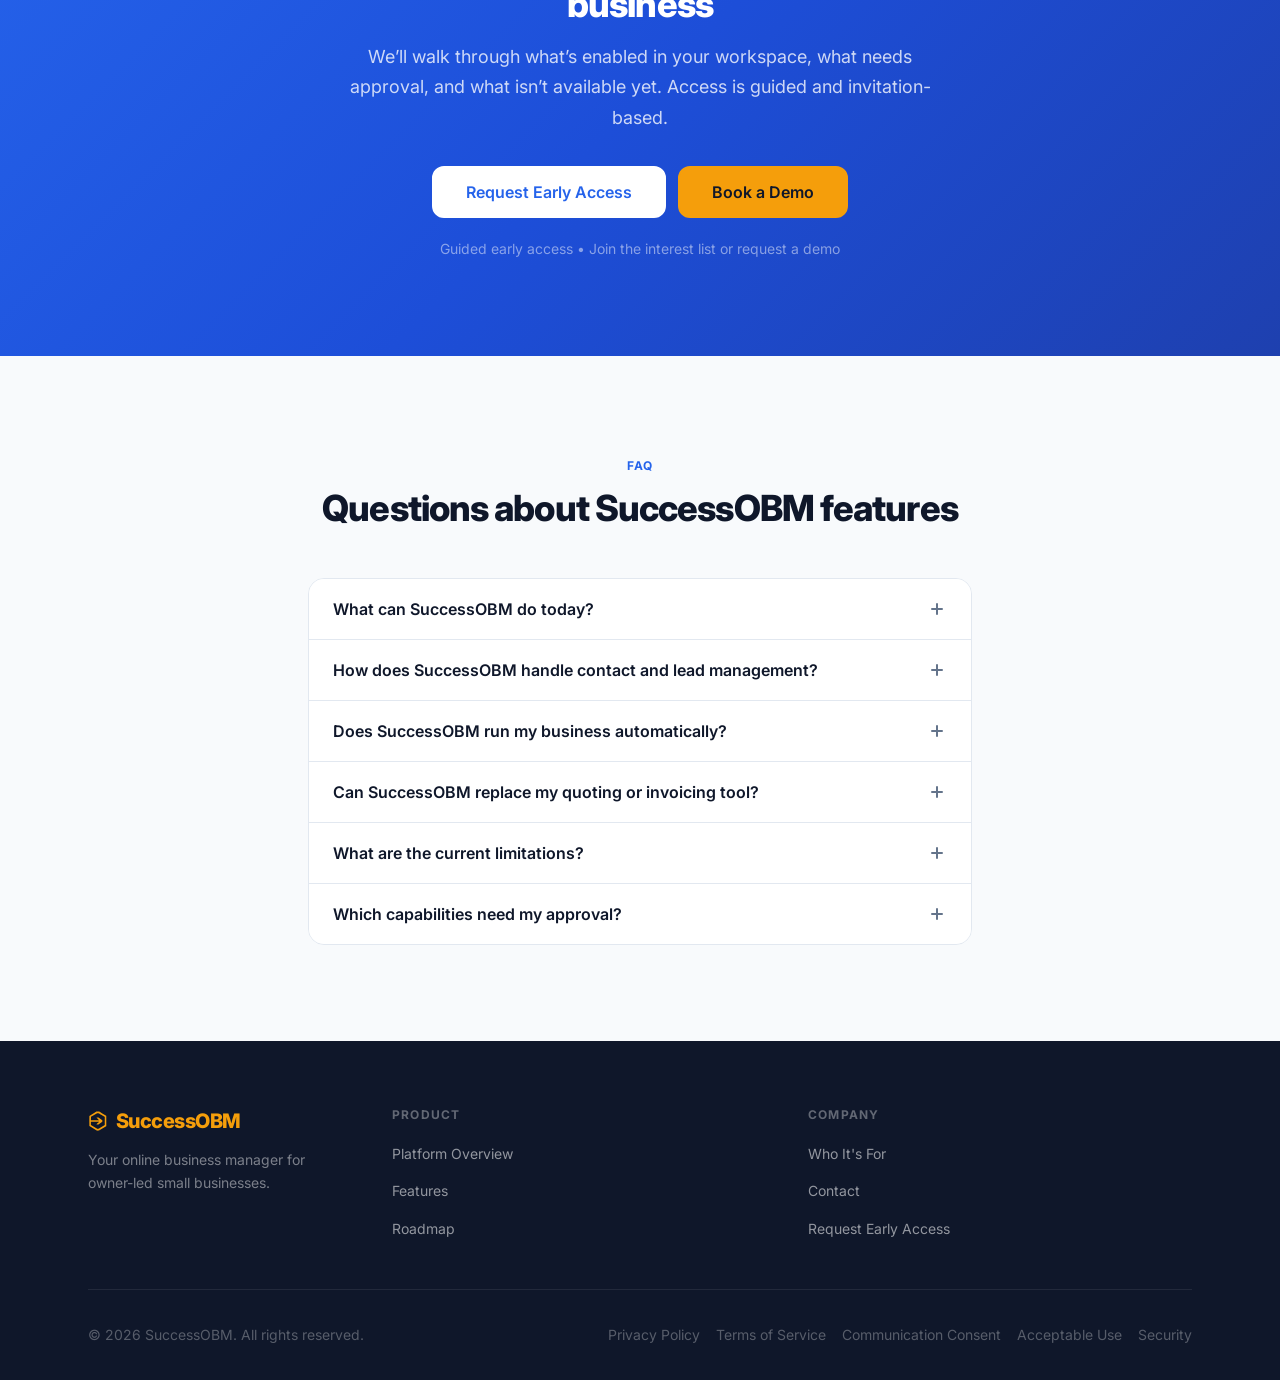
<file: features/index.html>
<!DOCTYPE html>
<html lang="en">
<head>
  <meta charset="UTF-8">
  <meta name="viewport" content="width=device-width, initial-scale=1.0">

  <title>SuccessOBM Features | What Your Online Business Manager Handles Today</title>
  <meta name="description" content="Current SuccessOBM capabilities: ask your OBM, customers, email and SMS, quotes and invoices, marketing, scheduling and team access, plus approval requirements and current limitations.">
  <meta name="robots" content="index, follow">
  <link rel="canonical" href="https://successobm.com/features">

  <meta property="og:type"        content="website">
  <meta property="og:site_name"   content="SuccessOBM">
  <meta property="og:url"         content="https://successobm.com/features">
  <meta property="og:title"       content="SuccessOBM Features | What Your Online Business Manager Handles Today">
  <meta property="og:description" content="Current SuccessOBM capabilities: ask your OBM, customers, email and SMS, quotes and invoices, marketing, scheduling and team access, plus approval requirements and current limitations.">
  <meta property="og:locale"      content="en_US">

  <meta name="twitter:card"        content="summary_large_image">
  <meta name="twitter:title"       content="SuccessOBM Features | What Your Online Business Manager Handles Today">
  <meta name="twitter:description" content="Current SuccessOBM capabilities: ask your OBM, customers, email and SMS, quotes and invoices, marketing, scheduling and team access, plus approval requirements and current limitations.">

  <script type="application/ld+json">
  {
    "@context": "https://schema.org",
    "@graph": [
      {
        "@type": "WebPage",
        "@id": "https://successobm.com/features#webpage",
        "url": "https://successobm.com/features",
        "name": "SuccessOBM Features | What Your Online Business Manager Handles Today",
        "description": "Current SuccessOBM capabilities — ask your OBM, customer and communication records, quotes and invoices, marketing content, tasks and scheduling, and role-based team access — plus current limitations.",
        "isPartOf": { "@id": "https://successobm.com/#website" },
        "about": { "@id": "https://successobm.com/#product" }
      },
      {
        "@type": "SoftwareApplication",
        "@id": "https://successobm.com/#product",
        "name": "SuccessOBM",
        "applicationCategory": "BusinessApplication",
        "description": "Online business manager for owner-led small businesses. Your OBM answers supported questions from connected business records, prepares bounded work, and requests approval before consequential actions in supported flows.",
        "featureList": [
          "Ask Your OBM",
          "Tasks and Reminders",
          "Email, SMS and Forms",
          "CRM and Customer Records",
          "Quotes and Invoices",
          "Marketing Content Workspace",
          "Scheduling and Follow-Up",
          "Roles, Permissions and Team Access"
        ],
        "url": "https://successobm.com"
      }
    ]
  }
  </script>

  <link rel="preconnect" href="https://fonts.googleapis.com">
  <link rel="preconnect" href="https://fonts.gstatic.com" crossorigin>
  <link href="https://fonts.googleapis.com/css2?family=Inter:wght@400;500;600;700;800&display=swap" rel="stylesheet">

  <link rel="stylesheet" href="../css/styles.css?v=b8762c28">

  <style>
    /* Features page — execution-focused layout (.feat-* prefix) */

    .feat-hero-extra {
      font-size: var(--text-sm);
      color: rgba(255, 255, 255, 0.58);
      line-height: 1.65;
      max-width: 42rem;
      margin-inline: auto;
      margin-top: var(--s-5);
    }

    /* ---- Label key ---- */
    .feat-key {
      display: grid;
      grid-template-columns: 1fr;
      gap: var(--s-3);
      max-width: 780px;
      margin-inline: auto;
      list-style: none;
      padding: 0;
    }
    @media (min-width: 640px) {
      .feat-key { grid-template-columns: repeat(2, 1fr); }
    }
    .feat-key__item {
      display: flex;
      gap: var(--s-2);
      font-size: var(--text-sm);
      color: var(--c-text-body);
      line-height: 1.55;
    }
    .feat-key__term {
      flex-shrink: 0;
      font-weight: 700;
      color: var(--c-text);
    }

    /* ---- Core actions ---- */

    .feat-actions-intro {
      text-align: center;
      margin-bottom: var(--s-8);
    }

    .feat-actions-intro .section-title {
      margin-bottom: 0;
    }

    .feat-action-grid {
      display: grid;
      grid-template-columns: 1fr;
      gap: var(--s-3);
      max-width: 820px;
      margin-inline: auto;
      list-style: none;
      padding: 0;
    }

    @media (min-width: 560px) {
      .feat-action-grid {
        grid-template-columns: repeat(2, 1fr);
      }
    }

    .feat-action-item {
      display: flex;
      align-items: flex-start;
      gap: var(--s-3);
      padding: var(--s-4) var(--s-5);
      background: var(--c-white);
      border: 1px solid var(--c-border);
      border-radius: var(--r-lg);
      font-size: var(--text-sm);
      color: var(--c-text-body);
      line-height: 1.5;
    }

    .feat-action-item__mark {
      flex-shrink: 0;
      width: 6px;
      height: 6px;
      margin-top: 0.45em;
      border-radius: 50%;
      background: var(--c-primary);
    }

    /* ---- Feature groups (narrow prose) ---- */

    .feat-groups .section-header .section-lead:last-child {
      margin-bottom: 0;
    }

    .feat-group-labels {
      display: flex;
      flex-wrap: wrap;
      gap: var(--s-2);
      margin-bottom: var(--s-3);
    }

    .feat-group-label {
      font-size: var(--text-xs);
      font-weight: 700;
      letter-spacing: 0.05em;
      text-transform: uppercase;
      color: var(--c-primary);
      background: var(--c-primary-light);
      border: 1px solid #BFDBFE;
      border-radius: var(--r-full);
      padding: 2px 10px;
    }

    /* ---- Limitations list ---- */
    .feat-limitations-list {
      display: flex;
      flex-direction: column;
      gap: var(--s-3);
      list-style: none;
      padding: 0;
      margin-top: var(--s-5);
    }
    .feat-limitations-list li {
      display: flex;
      gap: var(--s-3);
      font-size: var(--text-base);
      color: var(--c-text-body);
      line-height: 1.6;
    }
    .feat-limitations-list li::before {
      content: '';
      flex-shrink: 0;
      width: 6px;
      height: 6px;
      margin-top: 0.55em;
      border-radius: 50%;
      background: var(--c-text-muted);
    }

    /* ---- Workflow strip ---- */

    .feat-flow-strip {
      background: var(--c-surface);
      border: 1px solid var(--c-border);
      border-radius: var(--r-xl);
      padding: var(--s-6);
      max-width: 720px;
      margin-inline: auto;
    }

    .feat-flow-strip__label {
      font-size: var(--text-xs);
      font-weight: 700;
      letter-spacing: 0.09em;
      text-transform: uppercase;
      color: var(--c-text-muted);
      margin-bottom: var(--s-4);
      text-align: center;
    }

    .feat-flow-strip__steps {
      display: flex;
      flex-wrap: wrap;
      align-items: center;
      justify-content: center;
      gap: var(--s-2);
    }

    .feat-flow-pill {
      display: inline-flex;
      align-items: center;
      background: var(--c-white);
      border: 1px solid var(--c-border);
      border-radius: var(--r-full);
      padding: 5px 13px;
      font-size: var(--text-sm);
      font-weight: 600;
      color: var(--c-text-body);
      white-space: nowrap;
    }

    .feat-flow-pill--complete {
      border-color: rgba(16, 185, 129, 0.4);
      background: rgba(16, 185, 129, 0.08);
      color: #065F46;
    }

    .feat-flow-arrow {
      color: var(--c-text-muted);
      font-size: 12px;
      flex-shrink: 0;
      user-select: none;
    }

    /* ---- FAQ answer lists ---- */

    .faq-answer ul {
      margin: var(--s-3) 0;
      padding-left: 1.25rem;
    }

    .faq-answer li {
      font-size: var(--text-base);
      color: var(--c-text-muted);
      line-height: 1.7;
      margin-bottom: var(--s-2);
    }

  </style>
</head>
<body>

  <a class="skip-link" href="#main-content">Skip to main content</a>

  <header class="site-header" role="banner">
    <nav class="nav container" aria-label="Main navigation">
      <a href="/" class="nav__logo" aria-label="SuccessOBM — go to homepage">
        <svg class="nav__logo-icon" xmlns="http://www.w3.org/2000/svg" viewBox="98 72 122 137" aria-hidden="true" focusable="false">
          <path fill="currentColor" d="M164.08,80.65l3.98,1.11c14.44,8.84,28.86,17.67,43.26,26.48l.69,1.75v60.94l-.68,1.75-44.98,27.75c-3.71.82-10.62,1.42-14.09-.03l-45.69-28.25c-.51-20.93-.52-42.63-.01-63.58l43.95-26.81,3.98-1.1h9.59ZM167.05,145.61c-4.42-.01-8.16-.25-12.38-.29l-38.52-.4.02,20.93,39.08,23.59c3.01.23,5.64.26,8.59-.03l38.57-23.69v-51.09s-38.41-22.59-38.41-22.59l-9.06-.13-38.18,22.67-.31,20.8,50.54-.06-16.31-16.72,12.6-.04,23.98,16.66-.04,9.84-24.3,16.86c-4.16-.2-7.86.43-12.13-.38,5.96-6.66,10.46-9.46,16.27-15.95Z"/>
        </svg>
        <span class="nav__logo-text">SuccessOBM</span>
      </a>

      <button
        class="nav__toggle"
        aria-expanded="false"
        aria-controls="nav-menu"
        aria-label="Toggle navigation menu"
      >
        <span class="nav__toggle-bar"></span>
        <span class="nav__toggle-bar"></span>
        <span class="nav__toggle-bar"></span>
      </button>

      <div class="nav__menu" id="nav-menu">
        <ul class="nav__list" role="list">
          <li><a href="/platform"    class="nav__link">Platform</a></li>
          <li><a href="/features"    class="nav__link" aria-current="page">Features</a></li>
          <li><a href="/who-its-for" class="nav__link">Who It&rsquo;s For</a></li>
          <li><a href="/waitlist/"   class="nav__link">Early Access</a></li>
          <li><a href="/contact"     class="nav__link">Contact</a></li>
        </ul>
        <div class="nav__actions">
          <a href="https://app.successobm.com/login"  class="btn btn--ghost">Log In</a>
          <a href="/waitlist/" class="btn btn--primary">Request Early Access</a>
        </div>
      </div>
    </nav>
  </header>


  <main id="main-content" class="feat-groups">

    <!-- 1. Hero -->
    <section class="hero" id="hero" aria-labelledby="hero-heading">
      <div class="hero__bg" aria-hidden="true"></div>
      <div class="container hero__inner">

        <div class="hero__badge" aria-label="Product category">Current Capabilities</div>

        <h1 class="hero__headline" id="hero-heading">
          What your OBM helps you handle today
        </h1>

        <p class="hero__subheadline">
          Your online business manager answers questions using connected business information, prepares bounded work, and requests approval before consequential actions in supported flows. This page lists what&rsquo;s available today, what needs approval, and what isn&rsquo;t available yet.
        </p>

        <p class="feat-hero-extra">
          Available features vary by workspace.
        </p>

        <div class="hero__actions">
          <a href="/waitlist/" class="btn btn--primary btn--lg">Request Early Access</a>
          <a href="/contact" class="btn btn--outline-light btn--lg">Book a Demo</a>
        </div>

      </div>
    </section>


    <!-- 2. Label key -->
    <section class="section section--surface" id="label-key" aria-labelledby="label-key-heading">
      <div class="container container--narrow">
        <div class="section-header section-header--centered">
          <h2 class="section-title" id="label-key-heading" style="font-size:var(--text-lg);">Label key</h2>
        </div>
        <dl class="feat-key">
          <div class="feat-key__item"><dt class="feat-key__term">Available today:</dt><dd>in the product now.</dd></div>
          <div class="feat-key__item"><dt class="feat-key__term">Varies by workspace:</dt><dd>not enabled for every workspace.</dd></div>
          <div class="feat-key__item"><dt class="feat-key__term">Approval:</dt><dd>your OBM requests approval before consequential actions in this supported flow.</dd></div>
          <div class="feat-key__item"><dt class="feat-key__term">Staff-initiated:</dt><dd>a person on your team starts it.</dd></div>
        </dl>
      </div>
    </section>


    <!-- 3. Core action strip -->
    <section class="section" id="what-you-can-do" aria-labelledby="actions-heading">
      <div class="container">
        <div class="feat-actions-intro">
          <h2 class="section-title" id="actions-heading">Available today, at a glance</h2>
        </div>
        <ul class="feat-action-grid" role="list">
          <li class="feat-action-item"><span class="feat-action-item__mark" aria-hidden="true"></span> Ask your OBM about customers, orders, invoices and open work</li>
          <li class="feat-action-item"><span class="feat-action-item__mark" aria-hidden="true"></span> Get drafts and proposed sends prepared for review</li>
          <li class="feat-action-item"><span class="feat-action-item__mark" aria-hidden="true"></span> Send email from tasks and SMS to customers</li>
          <li class="feat-action-item"><span class="feat-action-item__mark" aria-hidden="true"></span> Create and send forms</li>
          <li class="feat-action-item"><span class="feat-action-item__mark" aria-hidden="true"></span> Send quotes customers can approve online</li>
          <li class="feat-action-item"><span class="feat-action-item__mark" aria-hidden="true"></span> Send invoices with Stripe payment links</li>
          <li class="feat-action-item"><span class="feat-action-item__mark" aria-hidden="true"></span> Plan, draft and publish marketing content</li>
          <li class="feat-action-item"><span class="feat-action-item__mark" aria-hidden="true"></span> Assign work by role and track status</li>
        </ul>
      </div>
    </section>


    <!-- A. Ask your OBM -->
    <section class="section section--surface" id="ask-your-obm" aria-labelledby="ask-heading">
      <div class="container container--narrow">
        <div class="section-header">
          <div class="feat-group-labels"><span class="feat-group-label">Available today</span><span class="feat-group-label">Varies by workspace</span></div>
          <h2 class="section-title" id="ask-heading">Ask your OBM</h2>
          <p class="section-lead">Ask about supported business information, such as customers, orders, open invoices, products and open work, and get answers from your connected records. Open tasks, overdue work and open invoices are also visible in one place.</p>
          <p class="section-lead">Answers are only as current and complete as the connected records they&rsquo;re drawn from.</p>
        </div>
      </div>
    </section>


    <!-- B. Customers, forms, email & SMS -->
    <section class="section" id="customers-communication" aria-labelledby="customers-heading">
      <div class="container container--narrow">
        <div class="section-header">
          <div class="feat-group-labels"><span class="feat-group-label">Available today</span><span class="feat-group-label">SMS includes consent controls</span></div>
          <h2 class="section-title" id="customers-heading">Customers, forms, email and SMS</h2>
          <p class="section-lead">Keep customer records, forms and subscriber lists in one place. Send email from tasks, with inbound replies handled as task messages. Send SMS with consent controls. When you send an email, create a task or generate a quote, it ties back to the customer record.</p>
        </div>
      </div>
    </section>


    <!-- C. Quotes, invoices & orders -->
    <section class="section section--surface" id="quotes-invoices-orders" aria-labelledby="orders-heading">
      <div class="container container--narrow">
        <div class="section-header">
          <div class="feat-group-labels"><span class="feat-group-label">Available today</span><span class="feat-group-label">Some steps staff-initiated</span></div>
          <h2 class="section-title" id="orders-heading">Quotes, invoices and orders</h2>
          <p class="section-lead">Create quotes that customers can approve through a public link. Send invoices with Stripe payment links. Staff can issue refunds, send purchase orders to vendors, and start a QuickBooks synchronization. Quotes and invoices are tied to the customer record and the task.</p>
        </div>
      </div>
    </section>


    <!-- D. Marketing content -->
    <section class="section" id="marketing-content" aria-labelledby="marketing-content-heading">
      <div class="container container--narrow">
        <div class="section-header">
          <div class="feat-group-labels"><span class="feat-group-label">Available today</span><span class="feat-group-label">Approval (social publishing)</span></div>
          <h2 class="section-title" id="marketing-content-heading">Marketing content</h2>
          <p class="section-lead">Plan and manage newsletters, announcements, blog posts and social posts. Your OBM can help draft content for your review. Publish to supported destinations (WordPress, plus Facebook, Instagram and LinkedIn with approval controls), or send newsletters and announcements to your subscribers.</p>
        </div>
      </div>
    </section>


    <!-- E. Tasks, reminders & scheduling -->
    <section class="section section--surface" id="tasks-scheduling" aria-labelledby="tasks-scheduling-heading">
      <div class="container container--narrow">
        <div class="section-header">
          <div class="feat-group-labels"><span class="feat-group-label">Available today</span></div>
          <h2 class="section-title" id="tasks-scheduling-heading">Tasks, reminders and scheduling</h2>
          <p class="section-lead">Turn inquiries, follow-ups, jobs and internal work into tasks with an owner, a status and a next step. Set reminders. Schedule supported sends, such as announcements, emails and blog posts, to go out at the time you set.</p>
        </div>
      </div>
    </section>


    <!-- F. Roles, permissions & team access -->
    <section class="section" id="roles-team" aria-labelledby="roles-heading">
      <div class="container container--narrow">
        <div class="section-header">
          <div class="feat-group-labels"><span class="feat-group-label">Available today</span></div>
          <h2 class="section-title" id="roles-heading">Roles, permissions and team access</h2>
          <p class="section-lead">Assign work to team members and control access by role. Owners, admins and staff each see the work relevant to them, with per-feature controls.</p>
        </div>
      </div>
    </section>


    <!-- G. Approvals -->
    <section class="section section--surface" id="approvals" aria-labelledby="approvals-heading">
      <div class="container container--narrow">
        <div class="section-header">
          <div class="feat-group-labels"><span class="feat-group-label">Available today in supported flows</span></div>
          <h2 class="section-title" id="approvals-heading">Approvals</h2>
          <p class="section-lead">Your OBM can prepare bounded work, such as a draft message or a proposed send. For supported flows, it requests your approval before consequential actions are carried out. Approval-gated execution exists only for those bounded flows, and your OBM does not have unrestricted authority to act on your behalf. Sends you schedule yourself go out at the time you set.</p>
        </div>
      </div>
    </section>


    <!-- Current limitations -->
    <section class="section" id="limitations" aria-labelledby="limitations-heading">
      <div class="container container--narrow">
        <div class="section-header">
          <p class="section-eyebrow">Current Limitations</p>
          <h2 class="section-title" id="limitations-heading">What isn&rsquo;t available yet</h2>
        </div>
        <ul class="feat-limitations-list">
          <li>WooCommerce order import is manual and read-only.</li>
          <li>Google Business Profile publishing is not enabled.</li>
          <li>Supplier ordering is not available.</li>
          <li>Your OBM does not have unrestricted authority to change records or take actions; approval-gated execution covers only specific, bounded flows.</li>
          <li>Not every capability listed on this page is enabled for every workspace.</li>
        </ul>
      </div>
    </section>


    <!-- Future direction -->
    <section class="section section--surface" id="direction" aria-labelledby="direction-heading">
      <div class="container container--narrow">
        <div class="section-header">
          <p class="section-eyebrow">Future Direction &middot; Not Available Today</p>
          <h2 class="section-title" id="direction-heading">Where we&rsquo;re headed</h2>
          <p class="section-lead">Our longer-term direction is an online business manager that coordinates a specialized agent team across operations, customer service, sales, marketing, finance and administration. That full vision is not available today, and we&rsquo;ll say so plainly as it develops. See the <a href="/roadmap/">public roadmap</a>.</p>
        </div>
      </div>
    </section>


    <!-- Mini workflow example -->
    <section class="section" id="example-flow" aria-labelledby="example-flow-label">
      <div class="container">
        <div class="feat-flow-strip" role="region" aria-labelledby="example-flow-label">
          <p class="feat-flow-strip__label" id="example-flow-label">Example: one customer, start to finish</p>
          <div class="feat-flow-strip__steps" aria-label="Workflow steps">
            <span class="feat-flow-pill">Inquiry</span>
            <span class="feat-flow-arrow" aria-hidden="true">›</span>
            <span class="feat-flow-pill">Task created</span>
            <span class="feat-flow-arrow" aria-hidden="true">›</span>
            <span class="feat-flow-pill">Email sent</span>
            <span class="feat-flow-arrow" aria-hidden="true">›</span>
            <span class="feat-flow-pill">Follow-up scheduled</span>
            <span class="feat-flow-arrow" aria-hidden="true">›</span>
            <span class="feat-flow-pill feat-flow-pill--complete">Job completed</span>
          </div>
        </div>
      </div>
    </section>


    <!-- CTA -->
    <section class="cta-section" id="get-started" aria-labelledby="cta-heading">
      <div class="container cta-section__inner">
        <h2 class="cta-section__title" id="cta-heading">
          See what&rsquo;s available for your business
        </h2>
        <p class="cta-section__body">
          We&rsquo;ll walk through what&rsquo;s enabled in your workspace, what needs approval, and what isn&rsquo;t available yet. Access is guided and invitation-based.
        </p>
        <div class="cta-section__actions">
          <a href="/waitlist/" class="btn btn--white btn--lg">Request Early Access</a>
          <a href="/contact" class="btn btn--gold btn--lg">Book a Demo</a>
        </div>
        <p class="cta-section__note">
          Guided early access &bull; Join the interest list or request a demo
        </p>
      </div>
    </section>


    <!-- ============================================================
         FAQ
         ============================================================ -->
    <section class="section section--surface" id="faq" aria-labelledby="faq-heading">
      <div class="container container--narrow">
        <div class="section-header section-header--centered">
          <p class="section-eyebrow">FAQ</p>
          <h2 class="section-title" id="faq-heading">
            Questions about SuccessOBM features
          </h2>
        </div>
        <dl class="faq-list">

          <div class="faq-item">
            <dt>
              <button class="faq-toggle" aria-expanded="false" aria-controls="faqf-1">
                What can SuccessOBM do today?
                <span class="faq-toggle__icon" aria-hidden="true"></span>
              </button>
            </dt>
            <dd id="faqf-1" class="faq-answer" hidden>
              <p>Current capability areas include:</p>
              <ul>
                <li><strong>Work:</strong> tasks and work management, with owners, statuses, and reminders.</li>
                <li><strong>Customers:</strong> customer records, forms, and subscriber management.</li>
                <li><strong>Communication:</strong> email sending, with inbound replies handled as task messages; SMS with consent controls.</li>
                <li><strong>Money and orders:</strong> quotes with public quote approval, invoices with Stripe payment links, staff-triggered refunds, purchase orders sent to vendors, and QuickBooks synchronization initiated by staff.</li>
                <li><strong>Marketing:</strong> newsletters and announcements, WordPress blog drafting and publishing, and Facebook, Instagram, and LinkedIn publishing with approval controls.</li>
                <li><strong>Ask your OBM:</strong> questions about supported business information — such as customers, orders, open invoices, products, and open work — answered from connected records.</li>
              </ul>
              <p>Not every capability is enabled for every workspace. We&rsquo;ll walk through what applies to your business during guided onboarding.</p>
            </dd>
          </div>

          <div class="faq-item">
            <dt>
              <button class="faq-toggle" aria-expanded="false" aria-controls="faqf-2">
                How does SuccessOBM handle contact and lead management?
                <span class="faq-toggle__icon" aria-hidden="true"></span>
              </button>
            </dt>
            <dd id="faqf-2" class="faq-answer" hidden>
              <p>Contacts in SuccessOBM aren't a separate database — they're the records that tasks, messages, quotes and invoices connect to. A contact can be a lead in your sales pipeline, a subscriber on your marketing list, a client with task history and invoices, or all of the above. When you send an email, create a task, or generate a quote, it ties back to the contact record. That means everyone on your team is working from the same information, not pulling from separate tools.</p>
            </dd>
          </div>

          <div class="faq-item">
            <dt>
              <button class="faq-toggle" aria-expanded="false" aria-controls="faqf-3">
                Does SuccessOBM run my business automatically?
                <span class="faq-toggle__icon" aria-hidden="true"></span>
              </button>
            </dt>
            <dd id="faqf-3" class="faq-answer" hidden>
              <p>No. Your online business manager can answer questions using connected business information and prepare bounded work, such as a draft message or a proposed send. For supported flows, it requests your approval before consequential actions are carried out, and approval-gated execution exists only for those bounded flows. Sends you schedule — such as announcements, emails, or blog posts — go out at the time you set. SuccessOBM does not have unrestricted authority to act on your behalf, and not every workflow is supported.</p>
            </dd>
          </div>

          <div class="faq-item">
            <dt>
              <button class="faq-toggle" aria-expanded="false" aria-controls="faqf-4">
                Can SuccessOBM replace my quoting or invoicing tool?
                <span class="faq-toggle__icon" aria-hidden="true"></span>
              </button>
            </dt>
            <dd id="faqf-4" class="faq-answer" hidden>
              <p>For some owner-led businesses, it can. Quotes and invoices are created inside SuccessOBM and tied to the customer record and task. Customers can approve quotes through a public approval link, and invoices can include Stripe payment links. Staff can issue refunds, send purchase orders to vendors, and start a QuickBooks synchronization. Whether it fully replaces your current tool depends on your billing needs — we&rsquo;ll review that with you in a demo.</p>
            </dd>
          </div>

          <div class="faq-item">
            <dt>
              <button class="faq-toggle" aria-expanded="false" aria-controls="faqf-5">
                What are the current limitations?
                <span class="faq-toggle__icon" aria-hidden="true"></span>
              </button>
            </dt>
            <dd id="faqf-5" class="faq-answer" hidden>
              <p>We&rsquo;d rather be clear about what isn&rsquo;t available yet:</p>
              <ul>
                <li>WooCommerce order import is manual and read-only.</li>
                <li>Google Business Profile publishing is not enabled.</li>
                <li>Supplier ordering is not available.</li>
                <li>Your OBM does not have unrestricted authority to change records or take actions; approval-gated execution covers only specific, bounded flows.</li>
                <li>Not every capability listed on this page is enabled for every workspace.</li>
              </ul>
              <p>Our longer-term direction is an online business manager that coordinates specialized agents across the business. That full vision is not available today, and we&rsquo;ll say so plainly as it develops.</p>
            </dd>
          </div>

          <div class="faq-item">
            <dt>
              <button class="faq-toggle" aria-expanded="false" aria-controls="faqf-6">
                Which capabilities need my approval?
                <span class="faq-toggle__icon" aria-hidden="true"></span>
              </button>
            </dt>
            <dd id="faqf-6" class="faq-answer" hidden>
              <p>For supported flows, your OBM requests approval before consequential actions, such as sending a message it prepared. Social publishing to Facebook, Instagram and LinkedIn uses approval controls. Sends you schedule yourself go out at the time you set. We&rsquo;ll show you which flows are approval-gated in your workspace during onboarding.</p>
            </dd>
          </div>

        </dl>
      </div>
    </section>

  </main>


  <footer class="site-footer" role="contentinfo">
    <div class="container">
      <div class="footer__top">
        <div class="footer__brand">
          <a href="/" class="footer__logo" aria-label="SuccessOBM — go to homepage">
            <svg class="footer__logo-icon" xmlns="http://www.w3.org/2000/svg" viewBox="98 72 122 137" aria-hidden="true" focusable="false">
              <path fill="currentColor" d="M164.08,80.65l3.98,1.11c14.44,8.84,28.86,17.67,43.26,26.48l.69,1.75v60.94l-.68,1.75-44.98,27.75c-3.71.82-10.62,1.42-14.09-.03l-45.69-28.25c-.51-20.93-.52-42.63-.01-63.58l43.95-26.81,3.98-1.1h9.59ZM167.05,145.61c-4.42-.01-8.16-.25-12.38-.29l-38.52-.4.02,20.93,39.08,23.59c3.01.23,5.64.26,8.59-.03l38.57-23.69v-51.09s-38.41-22.59-38.41-22.59l-9.06-.13-38.18,22.67-.31,20.8,50.54-.06-16.31-16.72,12.6-.04,23.98,16.66-.04,9.84-24.3,16.86c-4.16-.2-7.86.43-12.13-.38,5.96-6.66,10.46-9.46,16.27-15.95Z"/>
            </svg>
            <span class="footer__logo-text">SuccessOBM</span>
          </a>
          <p class="footer__tagline">Your online business manager for owner-led small businesses.</p>
        </div>
        <nav class="footer__nav" aria-label="Footer navigation">
          <div class="footer__col">
            <h4 class="footer__col-title">Product</h4>
            <ul role="list">
              <li><a href="/platform">Platform Overview</a></li>
              <li><a href="/features">Features</a></li>
              <li><a href="/roadmap/">Roadmap</a></li>
            </ul>
          </div>
          <div class="footer__col">
            <h4 class="footer__col-title">Company</h4>
            <ul role="list">
              <li><a href="/who-its-for">Who It's For</a></li>
              <li><a href="/contact">Contact</a></li>
              <li><a href="/waitlist/">Request Early Access</a></li>
            </ul>
          </div>
        </nav>
      </div>
      <div class="footer__bottom">
        <p class="footer__legal">&copy; <span id="current-year">2025</span> SuccessOBM. All rights reserved.</p>
        <ul class="footer__legal-links" role="list">
          <li><a href="/privacy">Privacy Policy</a></li>
          <li><a href="/terms">Terms of Service</a></li>
          <li><a href="/communication-policy">Communication Consent</a></li>
          <li><a href="/acceptable-use">Acceptable Use</a></li>
          <li><a href="/security">Security</a></li>
        </ul>
      </div>
    </div>
  </footer>

  <script src="../js/main.js"></script>
</body>
</html>
</file>
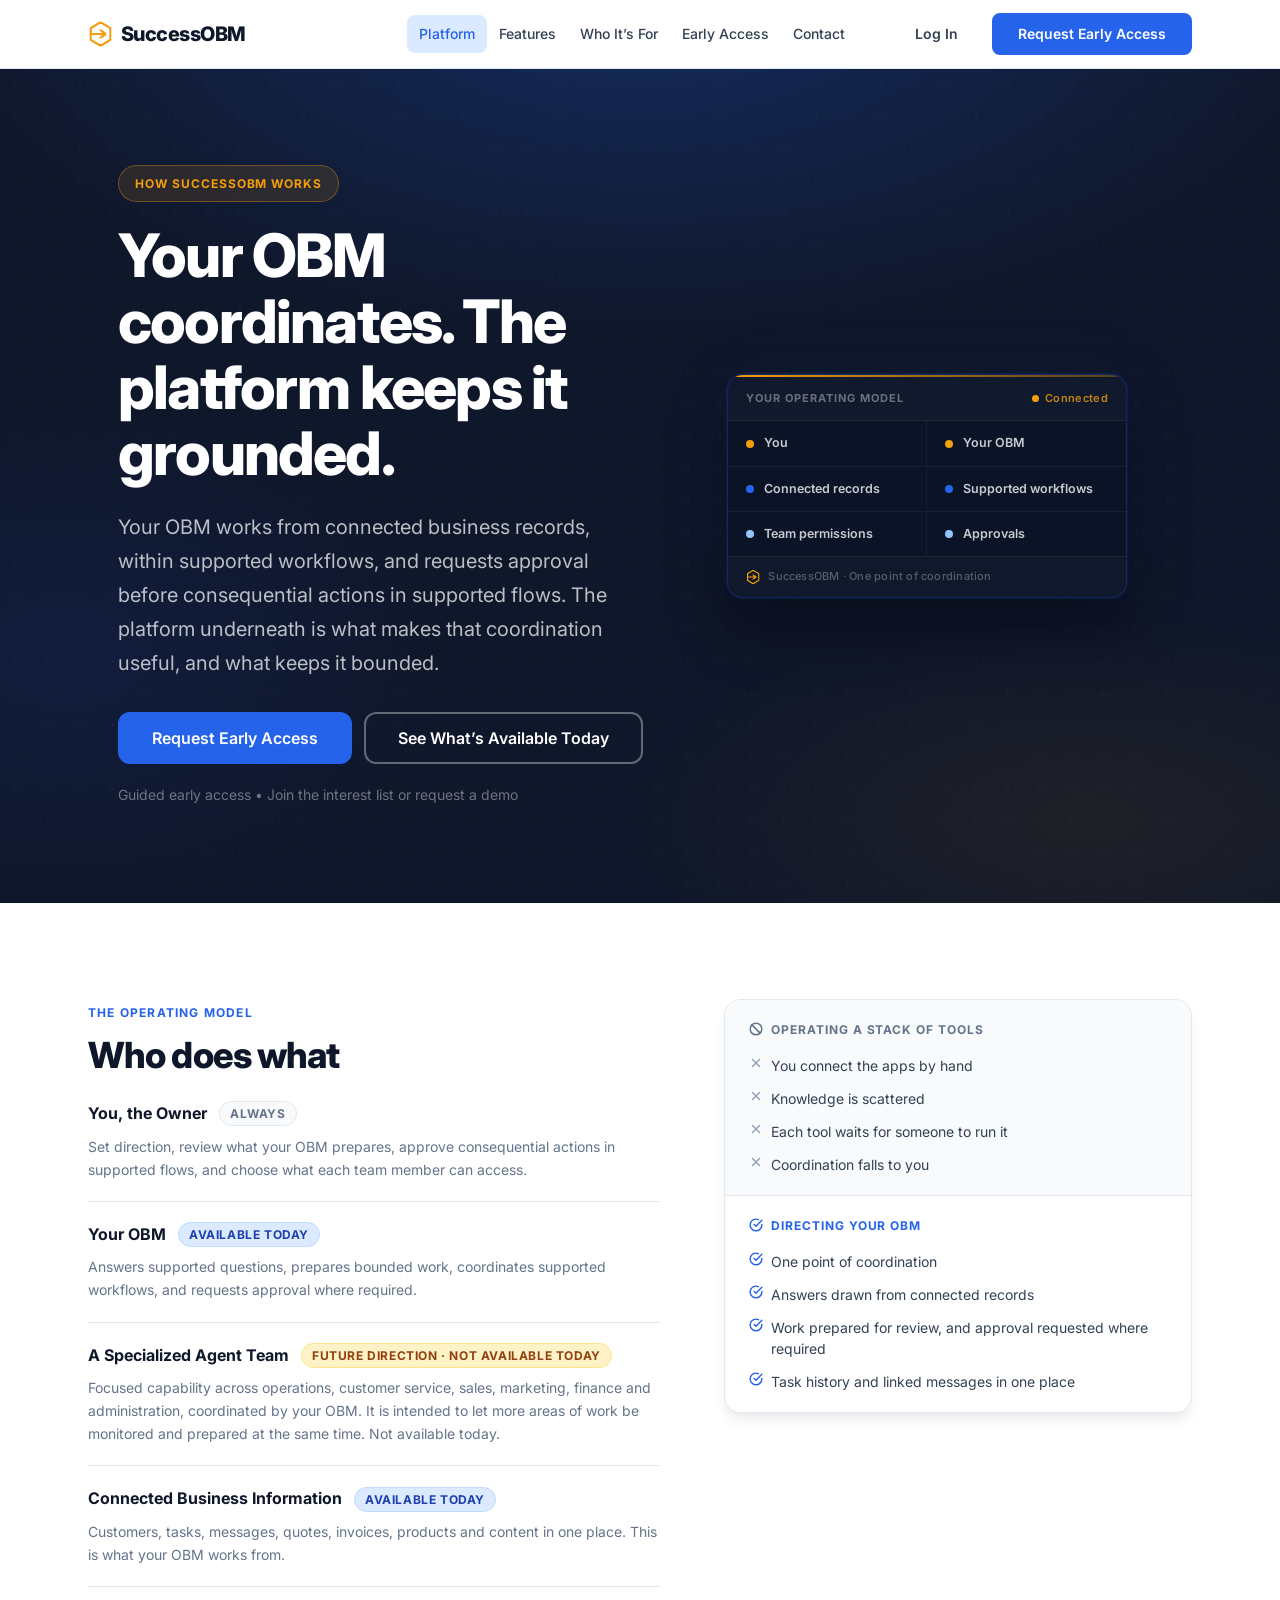
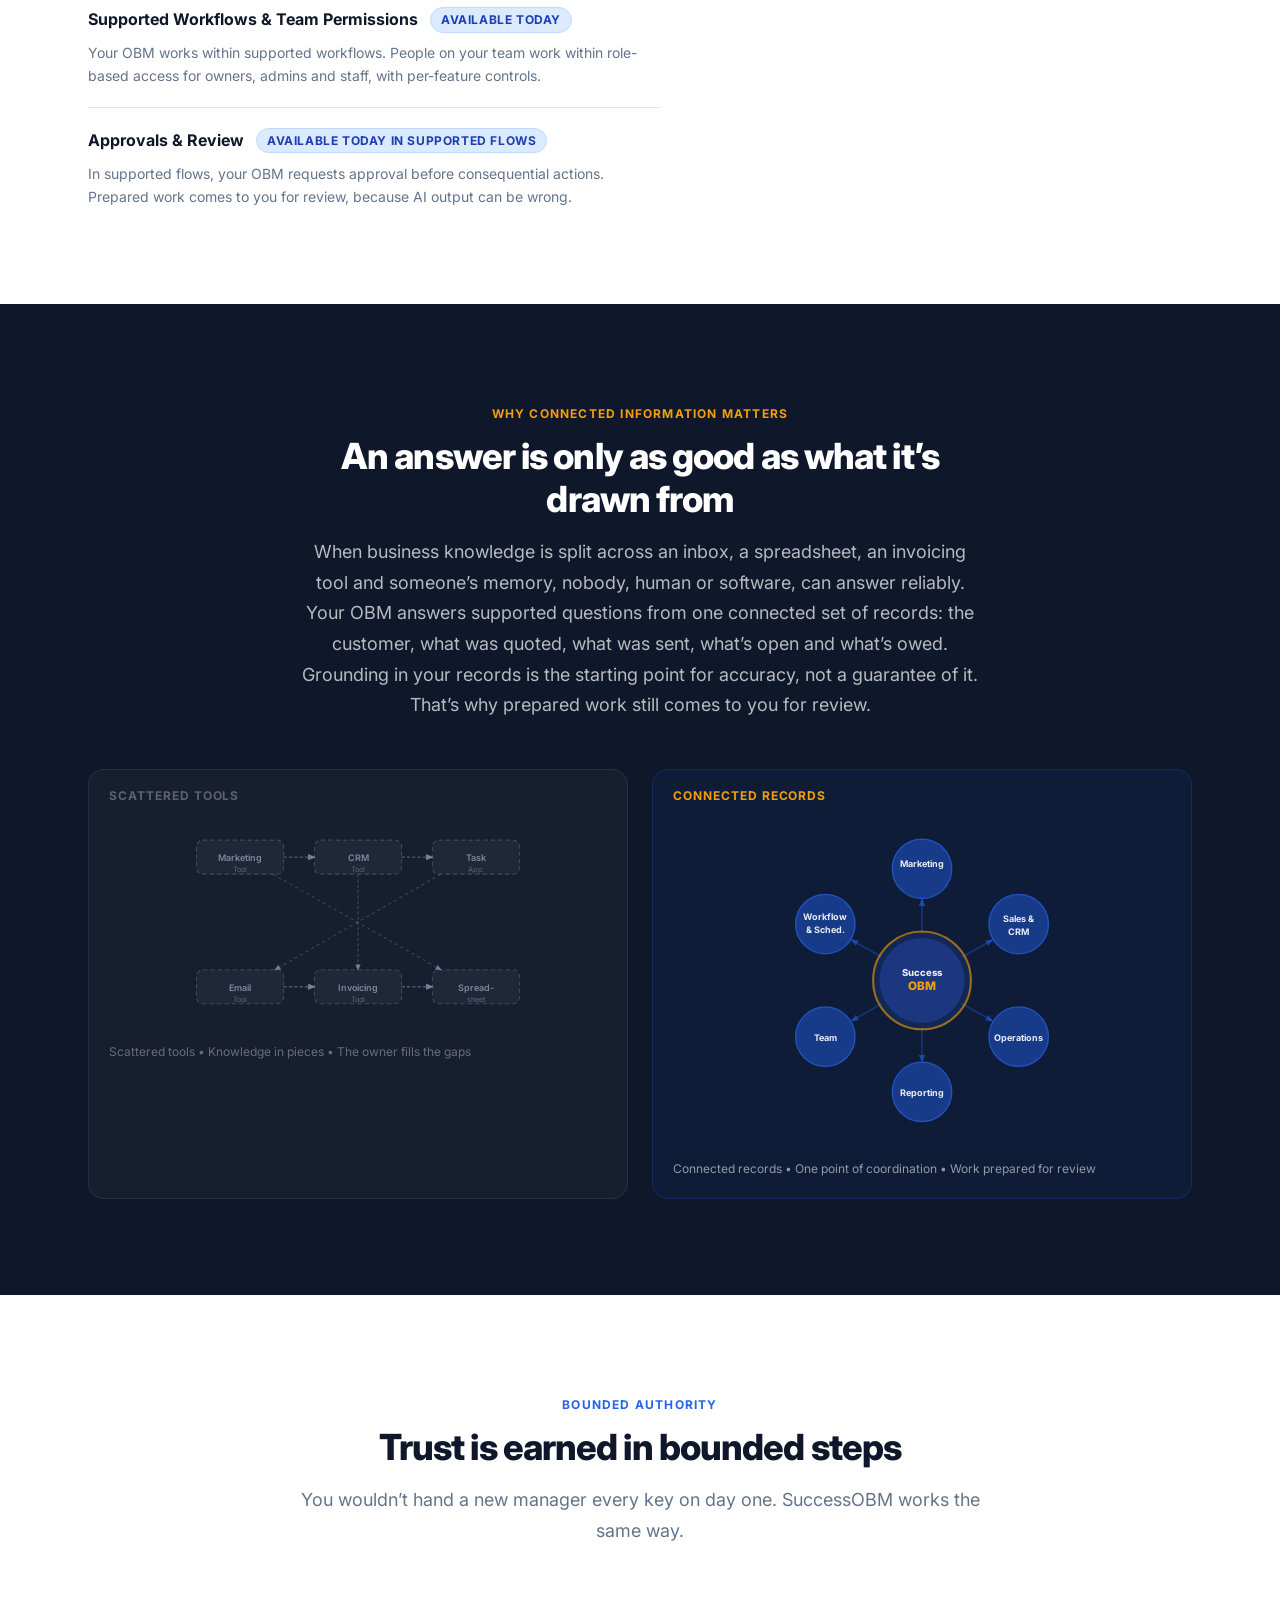
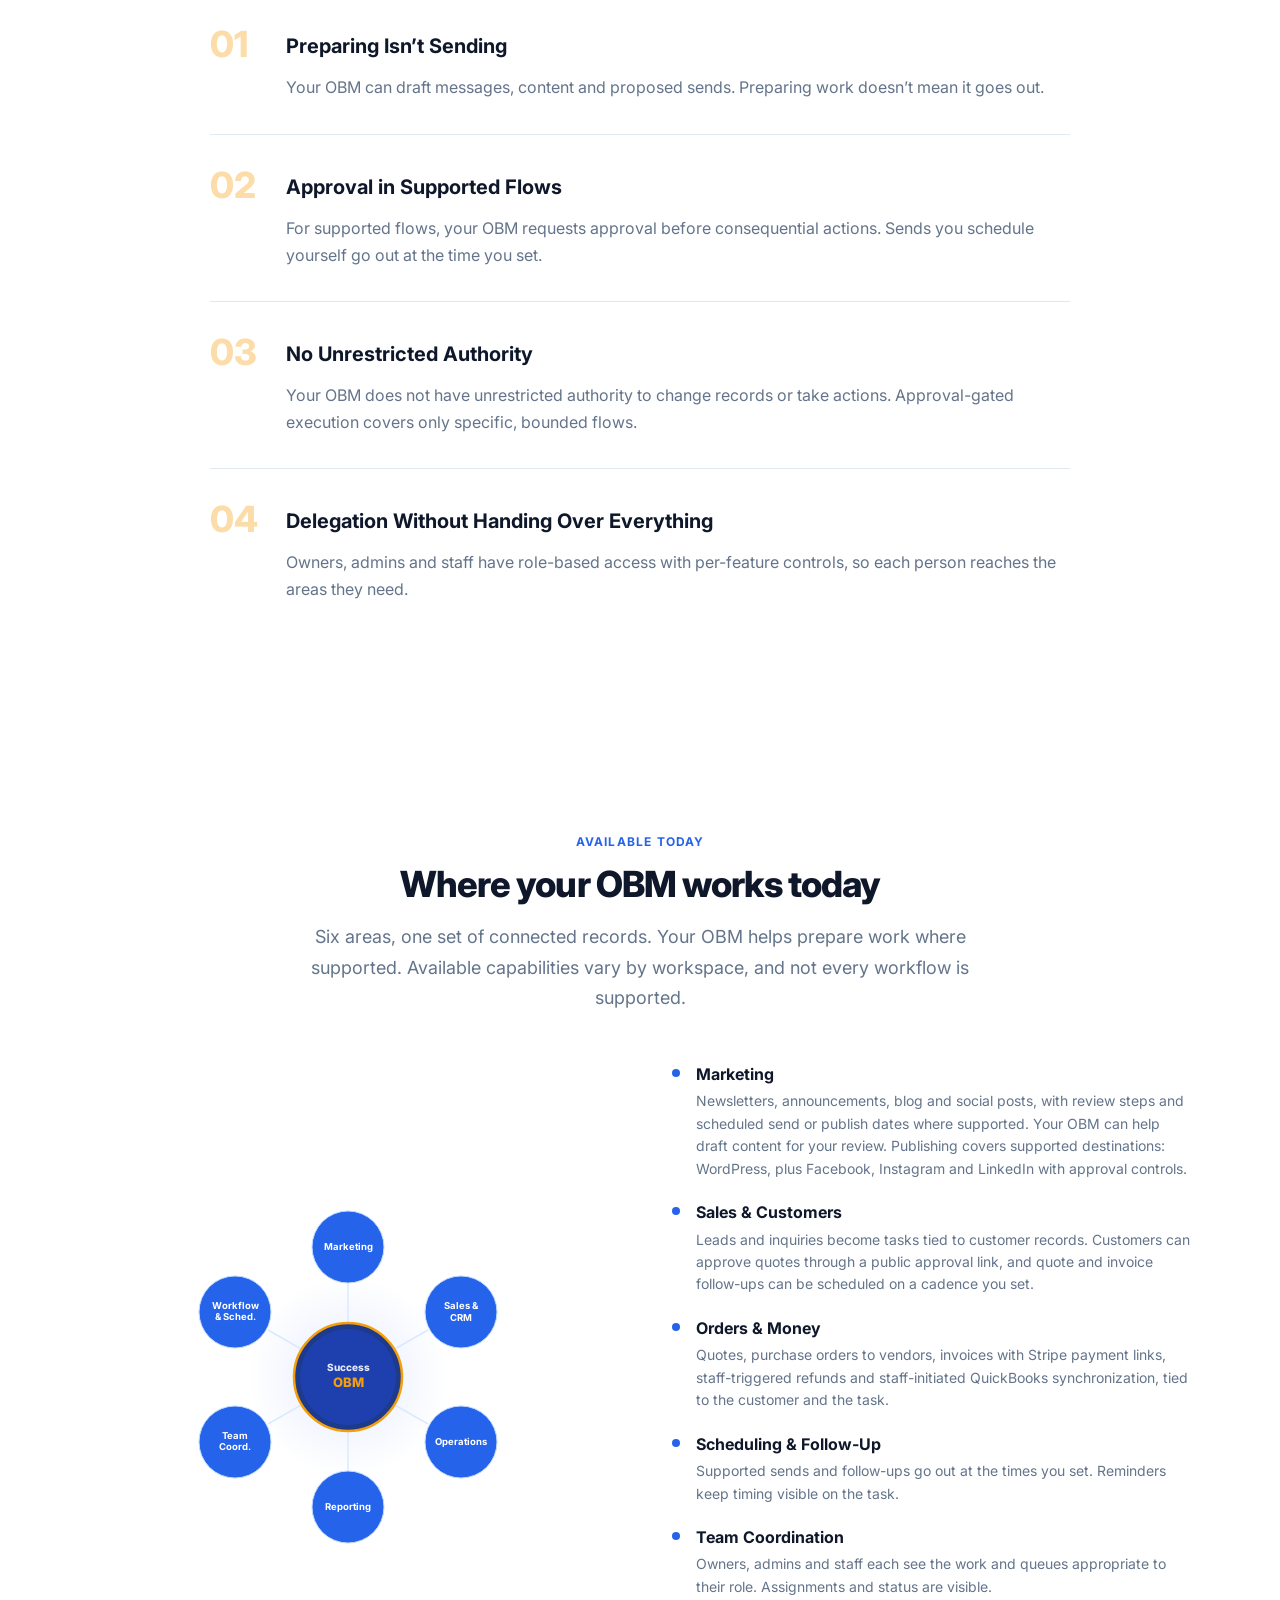
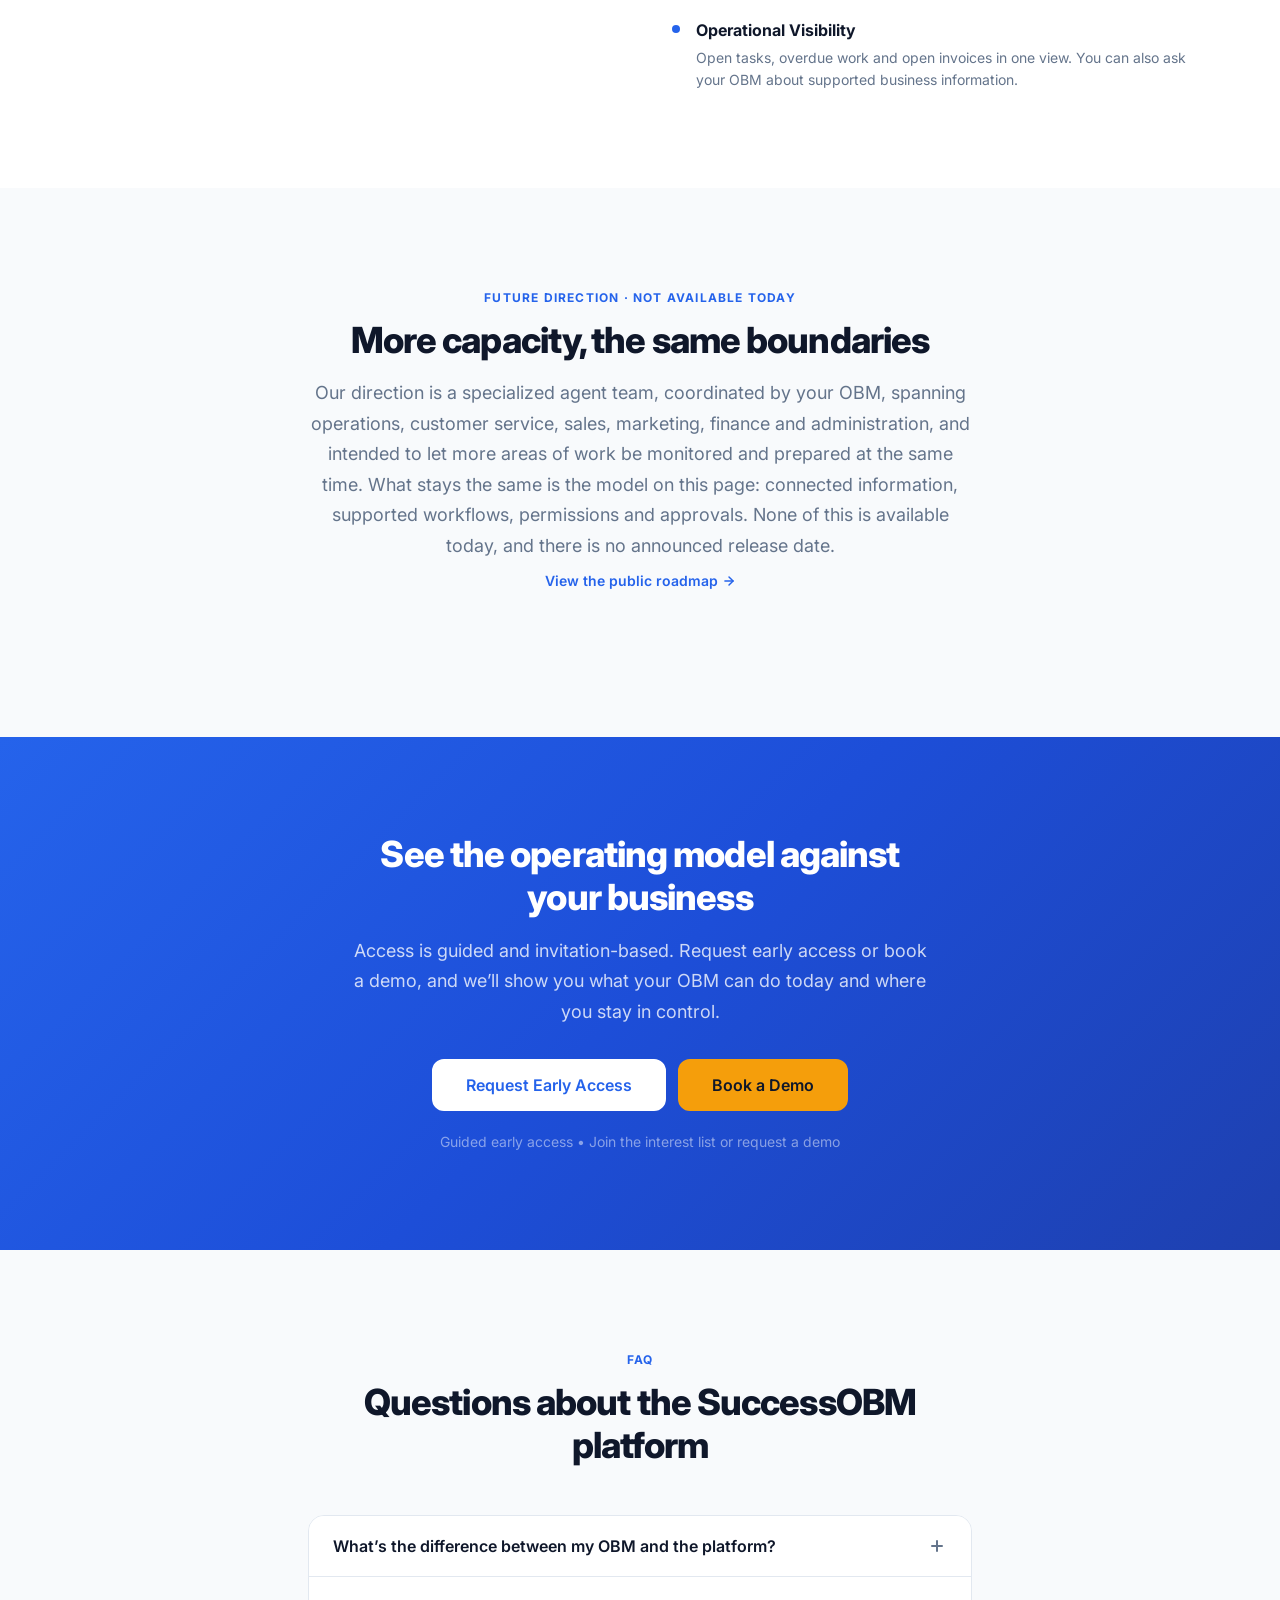
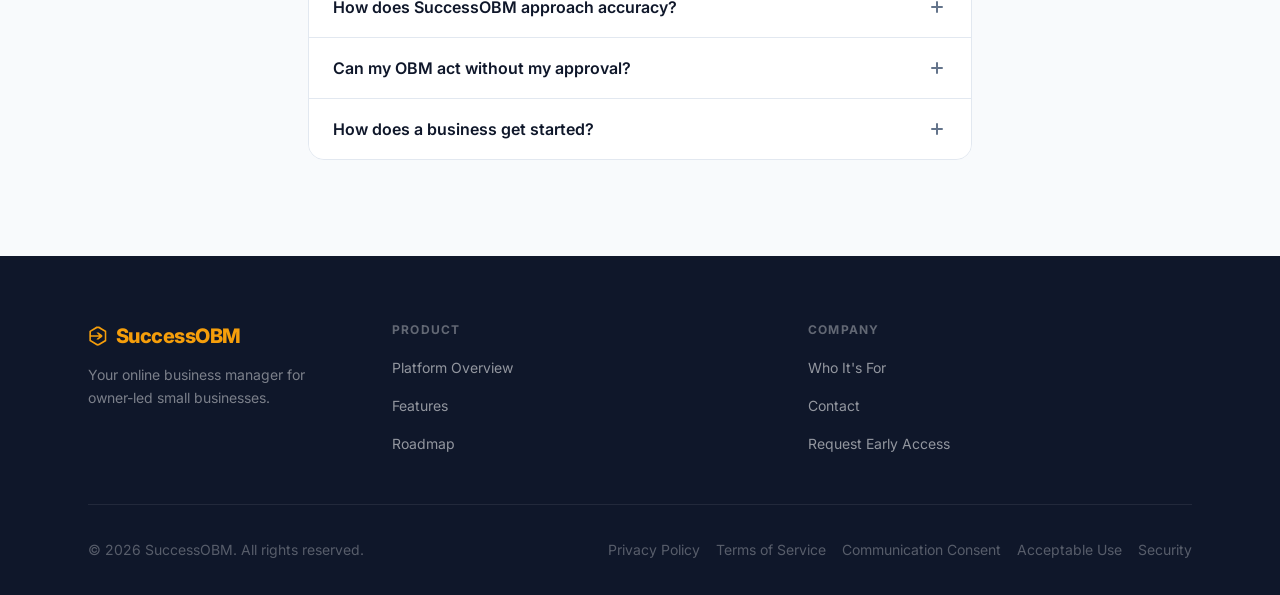
<file: platform/index.html>
<!DOCTYPE html>
<html lang="en">
<head>
  <meta charset="UTF-8">
  <meta name="viewport" content="width=device-width, initial-scale=1.0">

  <title>How SuccessOBM Works | Your Online Business Manager and the Platform Behind It</title>
  <meta name="description" content="How your online business manager works in SuccessOBM: connected business records, supported workflows, team permissions, and approval before consequential actions in supported flows.">
  <meta name="robots" content="index, follow">
  <link rel="canonical" href="https://successobm.com/platform">

  <meta property="og:type"        content="website">
  <meta property="og:site_name"   content="SuccessOBM">
  <meta property="og:url"         content="https://successobm.com/platform">
  <meta property="og:title"       content="How SuccessOBM Works | Your Online Business Manager and the Platform Behind It">
  <meta property="og:description" content="How your online business manager works in SuccessOBM: connected business records, supported workflows, team permissions, and approval before consequential actions in supported flows.">
  <meta property="og:locale"      content="en_US">

  <meta name="twitter:card"        content="summary_large_image">
  <meta name="twitter:title"       content="How SuccessOBM Works | Your Online Business Manager and the Platform Behind It">
  <meta name="twitter:description" content="How your online business manager works in SuccessOBM: connected business records, supported workflows, team permissions, and approval before consequential actions in supported flows.">

  <script type="application/ld+json">
  {
    "@context": "https://schema.org",
    "@graph": [
      {
        "@type": "WebPage",
        "@id": "https://successobm.com/platform#webpage",
        "url": "https://successobm.com/platform",
        "name": "How SuccessOBM Works | Your Online Business Manager and the Platform Behind It",
        "description": "Your OBM works from connected business records, within supported workflows, and requests approval before consequential actions in supported flows. See the operating model behind SuccessOBM.",
        "isPartOf": { "@id": "https://successobm.com/#website" },
        "about": { "@id": "https://successobm.com/#product" }
      }
    ]
  }
  </script>

  <link rel="preconnect" href="https://fonts.googleapis.com">
  <link rel="preconnect" href="https://fonts.gstatic.com" crossorigin>
  <link href="https://fonts.googleapis.com/css2?family=Inter:wght@400;500;600;700;800&display=swap" rel="stylesheet">

  <link rel="stylesheet" href="../css/styles.css?v=b8762c28">

  <style>
    /* ================================================================
       Platform page — page-specific component styles
       Prefix: .plat-* to avoid collision with shared styles.css
       ================================================================ */

    /* ---- Split hero layout (platform page only) ---- */
    .hero--split {
      text-align: left;
    }
    .hero--split .hero__inner {
      max-width: 1140px;
      display: grid;
      grid-template-columns: 1fr;
      gap: var(--s-12);
      align-items: center;
    }
    @media (min-width: 900px) {
      .hero--split .hero__inner {
        grid-template-columns: 1.1fr 0.9fr;
        gap: var(--s-14);
      }
    }
    /* Override shared centered-hero rules */
    .hero--split .hero__subheadline {
      margin-inline: 0;
      max-width: 520px;
    }
    .hero--split .hero__actions {
      justify-content: flex-start;
    }
    .hero--split .hero__badge {
      margin-bottom: var(--s-5);
    }

    /* Right column wrapper */
    .hero__split-right {
      display: flex;
      justify-content: center;
      align-items: center;
    }
    @media (max-width: 899px) {
      .hero__split-right { display: none; }
    }

    /* ---- Platform workspace panel ---- */
    .plat-hero-panel {
      width: 100%;
      max-width: 400px;
      background: rgba(10, 18, 40, 0.72);
      border: 1px solid rgba(37, 99, 235, 0.28);
      border-radius: var(--r-xl);
      overflow: hidden;
      box-shadow:
        0 0 0 1px rgba(37, 99, 235, 0.1),
        0 30px 60px rgba(0, 0, 0, 0.4),
        0 0 80px rgba(37, 99, 235, 0.07);
    }

    /* Gold accent line at top */
    .plat-hero-panel::before {
      content: '';
      display: block;
      height: 2px;
      background: linear-gradient(90deg, var(--c-gold), rgba(245,158,11,0.3));
    }

    .plat-hero-panel__topbar {
      display: flex;
      align-items: center;
      justify-content: space-between;
      padding: 13px 18px;
      border-bottom: 1px solid rgba(255, 255, 255, 0.06);
      background: rgba(255, 255, 255, 0.025);
    }
    .plat-hero-panel__workspace-label {
      font-size: 11px;
      font-weight: 700;
      letter-spacing: 0.09em;
      text-transform: uppercase;
      color: rgba(255, 255, 255, 0.38);
    }
    .plat-hero-panel__status {
      display: flex;
      align-items: center;
      gap: 6px;
      font-size: 11px;
      font-weight: 600;
      letter-spacing: 0.03em;
      color: rgba(245, 158, 11, 0.8);
    }
    .plat-hero-panel__pulse {
      width: 7px;
      height: 7px;
      border-radius: 50%;
      background: #F59E0B;
      flex-shrink: 0;
    }
    @media (prefers-reduced-motion: no-preference) {
      .plat-hero-panel__pulse {
        animation: platPulse 2.4s ease-in-out infinite;
      }
    }
    @keyframes platPulse {
      0%, 100% { box-shadow: 0 0 0 0 rgba(245, 158, 11, 0.6); }
      50%       { box-shadow: 0 0 0 5px rgba(245, 158, 11, 0); }
    }

    /* 2-column module grid */
    .plat-hero-panel__grid {
      display: grid;
      grid-template-columns: 1fr 1fr;
    }
    .plat-hero-panel__module {
      display: flex;
      align-items: center;
      gap: 10px;
      padding: 14px 18px;
      border-bottom: 1px solid rgba(255, 255, 255, 0.05);
      border-right: 1px solid rgba(255, 255, 255, 0.05);
    }
    .plat-hero-panel__module:nth-child(even) {
      border-right: none;
    }
    .plat-hero-panel__module:nth-last-child(-n+2) {
      border-bottom: none;
    }
    .plat-hero-panel__mod-dot {
      width: 8px;
      height: 8px;
      border-radius: 50%;
      flex-shrink: 0;
    }
    .plat-hero-panel__mod-name {
      font-size: 12.5px;
      font-weight: 600;
      color: rgba(255, 255, 255, 0.78);
      line-height: 1.3;
    }

    /* Footer */
    .plat-hero-panel__footer {
      display: flex;
      align-items: center;
      gap: 8px;
      padding: 11px 18px;
      border-top: 1px solid rgba(255, 255, 255, 0.06);
      background: rgba(255, 255, 255, 0.02);
    }
    .plat-hero-panel__footer-icon {
      height: 16px;
      width: auto;
      color: var(--c-gold);
      flex-shrink: 0;
    }
    .plat-hero-panel__footer-text {
      font-size: 11px;
      font-weight: 500;
      color: rgba(255, 255, 255, 0.3);
      letter-spacing: 0.02em;
    }

    /* ---- Hero split: animation stagger ---- */
    @media (prefers-reduced-motion: no-preference) {
      .hero--split .hero__split-left  { animation-delay:   0ms; }
      .hero--split .hero__split-right { animation-delay: 160ms; }
    }

    /* ---- Section 2: Operating model — split layout ---- */
    .plat-intro {
      display: grid;
      grid-template-columns: 1fr;
      gap: var(--s-12);
      align-items: start;
    }
    @media (min-width: 860px) {
      .plat-intro {
        grid-template-columns: 1.1fr 0.9fr;
        gap: var(--s-16);
      }
    }
    .plat-intro__eyebrow {
      display: inline-block;
      font-size: var(--text-xs);
      font-weight: 700;
      letter-spacing: 0.1em;
      text-transform: uppercase;
      color: var(--c-primary);
      margin-bottom: var(--s-3);
    }
    .plat-intro__heading {
      font-size: clamp(var(--text-2xl), 3.5vw, var(--text-4xl));
      font-weight: 800;
      letter-spacing: -0.025em;
      line-height: 1.2;
      color: var(--c-text);
      margin-bottom: var(--s-6);
    }

    /* Operating-model rows */
    .plat-model-rows {
      list-style: none;
      display: flex;
      flex-direction: column;
      gap: var(--s-5);
    }
    .plat-model-row {
      padding-bottom: var(--s-5);
      border-bottom: 1px solid var(--c-border);
    }
    .plat-model-row:last-child {
      border-bottom: none;
      padding-bottom: 0;
    }
    .plat-model-row__head {
      display: flex;
      align-items: center;
      flex-wrap: wrap;
      gap: var(--s-3);
      margin-bottom: var(--s-2);
    }
    .plat-model-row__title {
      font-size: var(--text-base);
      font-weight: 700;
      color: var(--c-text);
    }
    .plat-model-row__tag {
      display: inline-flex;
      align-items: center;
      font-size: var(--text-xs);
      font-weight: 700;
      letter-spacing: 0.05em;
      text-transform: uppercase;
      padding: 2px 10px;
      border-radius: var(--r-full);
    }
    .plat-model-row__tag--always {
      background: var(--c-surface);
      color: var(--c-text-muted);
      border: 1px solid var(--c-border);
    }
    .plat-model-row__tag--now {
      background: var(--c-primary-light);
      color: var(--c-primary-deeper);
      border: 1px solid #BFDBFE;
    }
    .plat-model-row__tag--future {
      background: var(--c-gold-light);
      color: #92400E;
      border: 1px solid #FDE68A;
    }
    .plat-model-row__body {
      font-size: var(--text-sm);
      color: var(--c-text-muted);
      line-height: 1.65;
    }

    /* Contrast panel — right column */
    .plat-contrast {
      background: var(--c-white);
      border: 1px solid var(--c-border);
      border-radius: var(--r-xl);
      overflow: hidden;
      box-shadow: var(--shadow-lg);
    }
    .plat-contrast__panel {
      padding: var(--s-5) var(--s-6);
    }
    .plat-contrast__panel + .plat-contrast__panel {
      border-top: 1px solid var(--c-border);
    }
    .plat-contrast__panel--before {
      background: var(--c-surface);
    }
    .plat-contrast__label {
      display: flex;
      align-items: center;
      gap: var(--s-2);
      font-size: var(--text-xs);
      font-weight: 700;
      letter-spacing: 0.08em;
      text-transform: uppercase;
      margin-bottom: var(--s-4);
    }
    .plat-contrast__panel--before .plat-contrast__label { color: var(--c-text-muted); }
    .plat-contrast__panel--after  .plat-contrast__label { color: var(--c-primary); }
    .plat-contrast__items {
      list-style: none;
      display: flex;
      flex-direction: column;
      gap: var(--s-3);
    }
    .plat-contrast__item {
      display: flex;
      align-items: flex-start;
      gap: var(--s-2);
      font-size: var(--text-sm);
      color: var(--c-text-body);
      line-height: 1.5;
    }
    .plat-contrast__item svg { flex-shrink: 0; margin-top: 1px; }

    /* ---- Section 3: Before/After diagram — visual comparison ---- */
    .plat-ba {
      display: grid;
      grid-template-columns: 1fr;
      gap: var(--s-4);
    }
    @media (min-width: 720px) {
      .plat-ba {
        grid-template-columns: 1fr 1fr;
        gap: var(--s-6);
      }
    }
    .plat-ba__panel {
      border-radius: var(--r-xl);
      overflow: hidden;
      border: 1px solid;
    }
    .plat-ba__panel--before {
      background: rgba(255, 255, 255, 0.03);
      border-color: rgba(255, 255, 255, 0.08);
    }
    .plat-ba__panel--after {
      background: rgba(37, 99, 235, 0.07);
      border-color: rgba(37, 99, 235, 0.22);
    }
    .plat-ba__label {
      padding: var(--s-4) var(--s-5) 0;
      font-size: var(--text-xs);
      font-weight: 700;
      letter-spacing: 0.08em;
      text-transform: uppercase;
    }
    .plat-ba__panel--before .plat-ba__label { color: rgba(255, 255, 255, 0.3); }
    .plat-ba__panel--after  .plat-ba__label { color: var(--c-accent); }
    .plat-ba__diagram {
      padding: var(--s-4) var(--s-5) var(--s-5);
      display: flex;
      justify-content: center;
    }
    .plat-ba__diagram svg {
      width: 100%;
      max-width: 340px;
      height: auto;
    }
    .plat-ba__footer {
      padding: 0 var(--s-5) var(--s-5);
      font-size: var(--text-xs);
      line-height: 1.5;
    }
    .plat-ba__panel--before .plat-ba__footer { color: rgba(255,255,255,0.35); }
    .plat-ba__panel--after  .plat-ba__footer { color: rgba(255,255,255,0.55); }

    /* ---- Section 5: Hub diagram — split layout ---- */
    .plat-hub-layout {
      display: grid;
      grid-template-columns: 1fr;
      gap: var(--s-12);
      align-items: center;
    }
    @media (min-width: 900px) {
      .plat-hub-layout {
        grid-template-columns: 1fr 1fr;
        gap: var(--s-16);
      }
    }
    .plat-hub__svg-wrap {
      display: flex;
      justify-content: center;
    }
    .plat-hub__svg-wrap svg {
      width: 100%;
      max-width: 400px;
      height: auto;
    }
    .plat-hub__areas {
      display: flex;
      flex-direction: column;
      gap: var(--s-5);
    }
    .plat-hub__area {
      display: flex;
      gap: var(--s-4);
      align-items: flex-start;
    }
    .plat-hub__area-marker {
      flex-shrink: 0;
      width: 8px;
      height: 8px;
      border-radius: 50%;
      background: var(--c-accent);
      margin-top: 7px;
    }
    .plat-hub__area-title {
      font-size: var(--text-base);
      font-weight: 700;
      color: var(--c-white);
      margin-bottom: 3px;
    }
    .plat-hub__area-body {
      font-size: var(--text-sm);
      color: rgba(255, 255, 255, 0.52);
      line-height: 1.6;
    }
  </style>
</head>
<body>

  <a class="skip-link" href="#main-content">Skip to main content</a>

  <header class="site-header" role="banner">
    <nav class="nav container" aria-label="Main navigation">
      <a href="/" class="nav__logo" aria-label="SuccessOBM — go to homepage">
        <svg class="nav__logo-icon" xmlns="http://www.w3.org/2000/svg" viewBox="98 72 122 137" aria-hidden="true" focusable="false">
          <path fill="currentColor" d="M164.08,80.65l3.98,1.11c14.44,8.84,28.86,17.67,43.26,26.48l.69,1.75v60.94l-.68,1.75-44.98,27.75c-3.71.82-10.62,1.42-14.09-.03l-45.69-28.25c-.51-20.93-.52-42.63-.01-63.58l43.95-26.81,3.98-1.1h9.59ZM167.05,145.61c-4.42-.01-8.16-.25-12.38-.29l-38.52-.4.02,20.93,39.08,23.59c3.01.23,5.64.26,8.59-.03l38.57-23.69v-51.09s-38.41-22.59-38.41-22.59l-9.06-.13-38.18,22.67-.31,20.8,50.54-.06-16.31-16.72,12.6-.04,23.98,16.66-.04,9.84-24.3,16.86c-4.16-.2-7.86.43-12.13-.38,5.96-6.66,10.46-9.46,16.27-15.95Z"/>
        </svg>
        <span class="nav__logo-text">SuccessOBM</span>
      </a>

      <button
        class="nav__toggle"
        aria-expanded="false"
        aria-controls="nav-menu"
        aria-label="Toggle navigation menu"
      >
        <span class="nav__toggle-bar"></span>
        <span class="nav__toggle-bar"></span>
        <span class="nav__toggle-bar"></span>
      </button>

      <div class="nav__menu" id="nav-menu">
        <ul class="nav__list" role="list">
          <li><a href="/platform" class="nav__link" aria-current="page">Platform</a></li>
          <li><a href="/features" class="nav__link">Features</a></li>
          <li><a href="/who-its-for" class="nav__link">Who It&rsquo;s For</a></li>
          <li><a href="/waitlist/" class="nav__link">Early Access</a></li>
          <li><a href="/contact"  class="nav__link">Contact</a></li>
        </ul>
        <div class="nav__actions">
          <a href="https://app.successobm.com/login"  class="btn btn--ghost">Log In</a>
          <a href="/waitlist/" class="btn btn--primary">Request Early Access</a>
        </div>
      </div>
    </nav>
  </header>

  <main id="main-content">

    <!-- ============================================================
         1. HERO — SPLIT LAYOUT
         ============================================================ -->
    <section class="hero hero--split" id="hero" aria-labelledby="hero-heading">
      <div class="hero__bg" aria-hidden="true"></div>
      <div class="container hero__inner">

        <!-- LEFT: copy -->
        <div class="hero__split-left">
          <div class="hero__badge" aria-label="Page context">How SuccessOBM Works</div>
          <h1 class="hero__headline" id="hero-heading">
            Your OBM coordinates. The platform keeps it grounded.
          </h1>
          <p class="hero__subheadline">
            Your OBM works from connected business records, within supported workflows, and requests approval before consequential actions in supported flows. The platform underneath is what makes that coordination useful, and what keeps it bounded.
          </p>
          <div class="hero__actions">
            <a href="/waitlist/"   class="btn btn--primary btn--lg">Request Early Access</a>
            <a href="/features" class="btn btn--outline-light btn--lg">See What&rsquo;s Available Today</a>
          </div>
          <p class="hero__note">Guided early access &bull; Join the interest list or request a demo</p>
        </div>

        <!-- RIGHT: platform workspace panel (decorative) -->
        <div class="hero__split-right" aria-hidden="true">
          <div class="plat-hero-panel">

            <div class="plat-hero-panel__topbar">
              <span class="plat-hero-panel__workspace-label">Your Operating Model</span>
              <span class="plat-hero-panel__status">
                <span class="plat-hero-panel__pulse"></span>
                Connected
              </span>
            </div>

            <div class="plat-hero-panel__grid">

              <div class="plat-hero-panel__module">
                <span class="plat-hero-panel__mod-dot" style="background:#F59E0B;"></span>
                <span class="plat-hero-panel__mod-name">You</span>
              </div>
              <div class="plat-hero-panel__module">
                <span class="plat-hero-panel__mod-dot" style="background:#F59E0B;"></span>
                <span class="plat-hero-panel__mod-name">Your OBM</span>
              </div>

              <div class="plat-hero-panel__module">
                <span class="plat-hero-panel__mod-dot" style="background:#2563EB;"></span>
                <span class="plat-hero-panel__mod-name">Connected records</span>
              </div>
              <div class="plat-hero-panel__module">
                <span class="plat-hero-panel__mod-dot" style="background:#2563EB;"></span>
                <span class="plat-hero-panel__mod-name">Supported workflows</span>
              </div>

              <div class="plat-hero-panel__module">
                <span class="plat-hero-panel__mod-dot" style="background:#93C5FD;"></span>
                <span class="plat-hero-panel__mod-name">Team permissions</span>
              </div>
              <div class="plat-hero-panel__module">
                <span class="plat-hero-panel__mod-dot" style="background:#93C5FD;"></span>
                <span class="plat-hero-panel__mod-name">Approvals</span>
              </div>

            </div>

            <div class="plat-hero-panel__footer">
              <svg class="plat-hero-panel__footer-icon" xmlns="http://www.w3.org/2000/svg" viewBox="98 72 122 137" aria-hidden="true" focusable="false">
                <path fill="currentColor" d="M164.08,80.65l3.98,1.11c14.44,8.84,28.86,17.67,43.26,26.48l.69,1.75v60.94l-.68,1.75-44.98,27.75c-3.71.82-10.62,1.42-14.09-.03l-45.69-28.25c-.51-20.93-.52-42.63-.01-63.58l43.95-26.81,3.98-1.1h9.59ZM167.05,145.61c-4.42-.01-8.16-.25-12.38-.29l-38.52-.4.02,20.93,39.08,23.59c3.01.23,5.64.26,8.59-.03l38.57-23.69v-51.09s-38.41-22.59-38.41-22.59l-9.06-.13-38.18,22.67-.31,20.8,50.54-.06-16.31-16.72,12.6-.04,23.98,16.66-.04,9.84-24.3,16.86c-4.16-.2-7.86.43-12.13-.38,5.96-6.66,10.46-9.46,16.27-15.95Z"/>
              </svg>
              <span class="plat-hero-panel__footer-text">SuccessOBM &middot; One point of coordination</span>
            </div>

          </div>
        </div>

      </div>
    </section>


    <!-- ============================================================
         2. THE OPERATING MODEL
         ============================================================ -->
    <section class="section" id="what-it-is" aria-labelledby="what-heading">
      <div class="container">
        <div class="plat-intro">

          <div class="plat-intro__text">
            <p class="plat-intro__eyebrow">The Operating Model</p>
            <h2 class="plat-intro__heading" id="what-heading">Who does what</h2>
            <ul class="plat-model-rows" role="list">
              <li class="plat-model-row">
                <div class="plat-model-row__head">
                  <h3 class="plat-model-row__title">You, the Owner</h3>
                  <span class="plat-model-row__tag plat-model-row__tag--always">Always</span>
                </div>
                <p class="plat-model-row__body">Set direction, review what your OBM prepares, approve consequential actions in supported flows, and choose what each team member can access.</p>
              </li>
              <li class="plat-model-row">
                <div class="plat-model-row__head">
                  <h3 class="plat-model-row__title">Your OBM</h3>
                  <span class="plat-model-row__tag plat-model-row__tag--now">Available today</span>
                </div>
                <p class="plat-model-row__body">Answers supported questions, prepares bounded work, coordinates supported workflows, and requests approval where required.</p>
              </li>
              <li class="plat-model-row">
                <div class="plat-model-row__head">
                  <h3 class="plat-model-row__title">A Specialized Agent Team</h3>
                  <span class="plat-model-row__tag plat-model-row__tag--future">Future direction &middot; Not available today</span>
                </div>
                <p class="plat-model-row__body">Focused capability across operations, customer service, sales, marketing, finance and administration, coordinated by your OBM. It is intended to let more areas of work be monitored and prepared at the same time. Not available today.</p>
              </li>
              <li class="plat-model-row">
                <div class="plat-model-row__head">
                  <h3 class="plat-model-row__title">Connected Business Information</h3>
                  <span class="plat-model-row__tag plat-model-row__tag--now">Available today</span>
                </div>
                <p class="plat-model-row__body">Customers, tasks, messages, quotes, invoices, products and content in one place. This is what your OBM works from.</p>
              </li>
              <li class="plat-model-row">
                <div class="plat-model-row__head">
                  <h3 class="plat-model-row__title">Supported Workflows &amp; Team Permissions</h3>
                  <span class="plat-model-row__tag plat-model-row__tag--now">Available today</span>
                </div>
                <p class="plat-model-row__body">Your OBM works within supported workflows. People on your team work within role-based access for owners, admins and staff, with per-feature controls.</p>
              </li>
              <li class="plat-model-row">
                <div class="plat-model-row__head">
                  <h3 class="plat-model-row__title">Approvals &amp; Review</h3>
                  <span class="plat-model-row__tag plat-model-row__tag--now">Available today in supported flows</span>
                </div>
                <p class="plat-model-row__body">In supported flows, your OBM requests approval before consequential actions. Prepared work comes to you for review, because AI output can be wrong.</p>
              </li>
            </ul>
          </div>

          <div class="plat-intro__visual" aria-hidden="true">
            <div class="plat-contrast">

              <div class="plat-contrast__panel plat-contrast__panel--before">
                <p class="plat-contrast__label">
                  <svg width="14" height="14" viewBox="0 0 24 24" fill="none" stroke="currentColor" stroke-width="2.5" stroke-linecap="round"><circle cx="12" cy="12" r="10"/><line x1="4.93" y1="4.93" x2="19.07" y2="19.07"/></svg>
                  Operating a Stack of Tools
                </p>
                <ul class="plat-contrast__items">
                  <li class="plat-contrast__item">
                    <svg width="14" height="14" viewBox="0 0 24 24" fill="none" stroke="#94a3b8" stroke-width="2.5" stroke-linecap="round"><line x1="18" y1="6" x2="6" y2="18"/><line x1="6" y1="6" x2="18" y2="18"/></svg>
                    You connect the apps by hand
                  </li>
                  <li class="plat-contrast__item">
                    <svg width="14" height="14" viewBox="0 0 24 24" fill="none" stroke="#94a3b8" stroke-width="2.5" stroke-linecap="round"><line x1="18" y1="6" x2="6" y2="18"/><line x1="6" y1="6" x2="18" y2="18"/></svg>
                    Knowledge is scattered
                  </li>
                  <li class="plat-contrast__item">
                    <svg width="14" height="14" viewBox="0 0 24 24" fill="none" stroke="#94a3b8" stroke-width="2.5" stroke-linecap="round"><line x1="18" y1="6" x2="6" y2="18"/><line x1="6" y1="6" x2="18" y2="18"/></svg>
                    Each tool waits for someone to run it
                  </li>
                  <li class="plat-contrast__item">
                    <svg width="14" height="14" viewBox="0 0 24 24" fill="none" stroke="#94a3b8" stroke-width="2.5" stroke-linecap="round"><line x1="18" y1="6" x2="6" y2="18"/><line x1="6" y1="6" x2="18" y2="18"/></svg>
                    Coordination falls to you
                  </li>
                </ul>
              </div>

              <div class="plat-contrast__panel plat-contrast__panel--after">
                <p class="plat-contrast__label">
                  <svg width="14" height="14" viewBox="0 0 24 24" fill="none" stroke="currentColor" stroke-width="2.5" stroke-linecap="round"><path d="M22 11.08V12a10 10 0 1 1-5.93-9.14"/><polyline points="22 4 12 14.01 9 11.01"/></svg>
                  Directing Your OBM
                </p>
                <ul class="plat-contrast__items">
                  <li class="plat-contrast__item">
                    <svg width="14" height="14" viewBox="0 0 24 24" fill="none" stroke="#2563EB" stroke-width="2.5" stroke-linecap="round"><path d="M22 11.08V12a10 10 0 1 1-5.93-9.14"/><polyline points="22 4 12 14.01 9 11.01"/></svg>
                    One point of coordination
                  </li>
                  <li class="plat-contrast__item">
                    <svg width="14" height="14" viewBox="0 0 24 24" fill="none" stroke="#2563EB" stroke-width="2.5" stroke-linecap="round"><path d="M22 11.08V12a10 10 0 1 1-5.93-9.14"/><polyline points="22 4 12 14.01 9 11.01"/></svg>
                    Answers drawn from connected records
                  </li>
                  <li class="plat-contrast__item">
                    <svg width="14" height="14" viewBox="0 0 24 24" fill="none" stroke="#2563EB" stroke-width="2.5" stroke-linecap="round"><path d="M22 11.08V12a10 10 0 1 1-5.93-9.14"/><polyline points="22 4 12 14.01 9 11.01"/></svg>
                    Work prepared for review, and approval requested where required
                  </li>
                  <li class="plat-contrast__item">
                    <svg width="14" height="14" viewBox="0 0 24 24" fill="none" stroke="#2563EB" stroke-width="2.5" stroke-linecap="round"><path d="M22 11.08V12a10 10 0 1 1-5.93-9.14"/><polyline points="22 4 12 14.01 9 11.01"/></svg>
                    Task history and linked messages in one place
                  </li>
                </ul>
              </div>

            </div>
          </div>

        </div>
      </div>
    </section>


    <!-- ============================================================
         3. WHY CONNECTED INFORMATION MATTERS
         ============================================================ -->
    <section class="section section--dark" id="problem" aria-labelledby="problem-heading">
      <div class="container">

        <div class="section-header section-header--centered section-header--on-dark">
          <p class="section-eyebrow section-eyebrow--accent">Why Connected Information Matters</p>
          <h2 class="section-title" id="problem-heading">
            An answer is only as good as what it&rsquo;s drawn from
          </h2>
          <p class="section-lead">
            When business knowledge is split across an inbox, a spreadsheet, an invoicing tool and someone&rsquo;s memory, nobody, human or software, can answer reliably. Your OBM answers supported questions from one connected set of records: the customer, what was quoted, what was sent, what&rsquo;s open and what&rsquo;s owed. Grounding in your records is the starting point for accuracy, not a guarantee of it. That&rsquo;s why prepared work still comes to you for review.
          </p>
        </div>

        <div class="plat-ba" role="group" aria-label="Visual comparison: scattered tools vs. connected records">

          <!-- BEFORE panel -->
          <div class="plat-ba__panel plat-ba__panel--before">
            <p class="plat-ba__label">Scattered Tools</p>
            <div class="plat-ba__diagram">
              <svg viewBox="0 0 320 190" xmlns="http://www.w3.org/2000/svg" aria-hidden="true">
                <defs>
                  <marker id="chaos-arrow" markerWidth="6" markerHeight="5" refX="5" refY="2.5" orient="auto">
                    <path d="M0,0 L0,5 L6,2.5 z" fill="rgba(148,163,184,0.7)"/>
                  </marker>
                </defs>
                <rect x="8"   y="18" width="82" height="32" rx="6" fill="rgba(255,255,255,0.04)" stroke="rgba(148,163,184,0.3)" stroke-width="1" stroke-dasharray="4 3"/>
                <rect x="119" y="18" width="82" height="32" rx="6" fill="rgba(255,255,255,0.04)" stroke="rgba(148,163,184,0.3)" stroke-width="1" stroke-dasharray="4 3"/>
                <rect x="230" y="18" width="82" height="32" rx="6" fill="rgba(255,255,255,0.04)" stroke="rgba(148,163,184,0.3)" stroke-width="1" stroke-dasharray="4 3"/>
                <rect x="8"   y="140" width="82" height="32" rx="6" fill="rgba(255,255,255,0.04)" stroke="rgba(148,163,184,0.3)" stroke-width="1" stroke-dasharray="4 3"/>
                <rect x="119" y="140" width="82" height="32" rx="6" fill="rgba(255,255,255,0.04)" stroke="rgba(148,163,184,0.3)" stroke-width="1" stroke-dasharray="4 3"/>
                <rect x="230" y="140" width="82" height="32" rx="6" fill="rgba(255,255,255,0.04)" stroke="rgba(148,163,184,0.3)" stroke-width="1" stroke-dasharray="4 3"/>
                <text x="49"  y="38" text-anchor="middle" font-family="Inter,system-ui,sans-serif" font-size="8.5" font-weight="600" fill="rgba(148,163,184,0.8)">Marketing</text>
                <text x="49"  y="48" text-anchor="middle" font-family="Inter,system-ui,sans-serif" font-size="7" fill="rgba(148,163,184,0.5)">Tool</text>
                <text x="160" y="38" text-anchor="middle" font-family="Inter,system-ui,sans-serif" font-size="8.5" font-weight="600" fill="rgba(148,163,184,0.8)">CRM</text>
                <text x="160" y="48" text-anchor="middle" font-family="Inter,system-ui,sans-serif" font-size="7" fill="rgba(148,163,184,0.5)">Tool</text>
                <text x="271" y="38" text-anchor="middle" font-family="Inter,system-ui,sans-serif" font-size="8.5" font-weight="600" fill="rgba(148,163,184,0.8)">Task</text>
                <text x="271" y="48" text-anchor="middle" font-family="Inter,system-ui,sans-serif" font-size="7" fill="rgba(148,163,184,0.5)">App</text>
                <text x="49"  y="160" text-anchor="middle" font-family="Inter,system-ui,sans-serif" font-size="8.5" font-weight="600" fill="rgba(148,163,184,0.8)">Email</text>
                <text x="49"  y="170" text-anchor="middle" font-family="Inter,system-ui,sans-serif" font-size="7" fill="rgba(148,163,184,0.5)">Tool</text>
                <text x="160" y="160" text-anchor="middle" font-family="Inter,system-ui,sans-serif" font-size="8.5" font-weight="600" fill="rgba(148,163,184,0.8)">Invoicing</text>
                <text x="160" y="170" text-anchor="middle" font-family="Inter,system-ui,sans-serif" font-size="7" fill="rgba(148,163,184,0.5)">Tool</text>
                <text x="271" y="160" text-anchor="middle" font-family="Inter,system-ui,sans-serif" font-size="8.5" font-weight="600" fill="rgba(148,163,184,0.8)">Spread-</text>
                <text x="271" y="170" text-anchor="middle" font-family="Inter,system-ui,sans-serif" font-size="7" fill="rgba(148,163,184,0.5)">sheet</text>
                <line x1="90" y1="34" x2="119" y2="34" stroke="rgba(148,163,184,0.45)" stroke-width="1.25" stroke-dasharray="3 2" marker-end="url(#chaos-arrow)"/>
                <line x1="201" y1="34" x2="230" y2="34" stroke="rgba(148,163,184,0.45)" stroke-width="1.25" stroke-dasharray="3 2" marker-end="url(#chaos-arrow)"/>
                <line x1="90" y1="156" x2="119" y2="156" stroke="rgba(148,163,184,0.45)" stroke-width="1.25" stroke-dasharray="3 2" marker-end="url(#chaos-arrow)"/>
                <line x1="201" y1="156" x2="230" y2="156" stroke="rgba(148,163,184,0.45)" stroke-width="1.25" stroke-dasharray="3 2" marker-end="url(#chaos-arrow)"/>
                <line x1="80" y1="50" x2="238" y2="140" stroke="rgba(148,163,184,0.3)" stroke-width="1" stroke-dasharray="3 3" marker-end="url(#chaos-arrow)"/>
                <line x1="238" y1="50" x2="82" y2="140" stroke="rgba(148,163,184,0.3)" stroke-width="1" stroke-dasharray="3 3" marker-end="url(#chaos-arrow)"/>
                <line x1="160" y1="50" x2="160" y2="140" stroke="rgba(148,163,184,0.35)" stroke-width="1" stroke-dasharray="3 2" marker-end="url(#chaos-arrow)"/>
              </svg>
            </div>
            <p class="plat-ba__footer">Scattered tools &bull; Knowledge in pieces &bull; The owner fills the gaps</p>
          </div>

          <!-- AFTER panel -->
          <div class="plat-ba__panel plat-ba__panel--after">
            <p class="plat-ba__label">Connected Records</p>
            <div class="plat-ba__diagram">
              <svg viewBox="0 0 320 300" xmlns="http://www.w3.org/2000/svg" aria-hidden="true">
                <defs>
                  <marker id="hub-arrow" markerWidth="5" markerHeight="4" refX="4" refY="2" orient="auto">
                    <path d="M0,0 L0,4 L5,2 z" fill="rgba(37,99,235,0.55)"/>
                  </marker>
                </defs>
                <line x1="160" y1="106" x2="160" y2="74"  stroke="rgba(37,99,235,0.35)" stroke-width="1.5" marker-end="url(#hub-arrow)"/>
                <line x1="198" y1="128" x2="226" y2="112" stroke="rgba(37,99,235,0.35)" stroke-width="1.5" marker-end="url(#hub-arrow)"/>
                <line x1="198" y1="172" x2="226" y2="188" stroke="rgba(37,99,235,0.35)" stroke-width="1.5" marker-end="url(#hub-arrow)"/>
                <line x1="160" y1="194" x2="160" y2="226" stroke="rgba(37,99,235,0.35)" stroke-width="1.5" marker-end="url(#hub-arrow)"/>
                <line x1="122" y1="172" x2="94"  y2="188" stroke="rgba(37,99,235,0.35)" stroke-width="1.5" marker-end="url(#hub-arrow)"/>
                <line x1="122" y1="128" x2="94"  y2="112" stroke="rgba(37,99,235,0.35)" stroke-width="1.5" marker-end="url(#hub-arrow)"/>
                <circle cx="160" cy="150" r="46" fill="rgba(37,99,235,0.15)" stroke="rgba(245,158,11,0.6)" stroke-width="2"/>
                <circle cx="160" cy="150" r="40" fill="rgba(30,58,138,0.8)"/>
                <text x="160" y="146" text-anchor="middle" font-family="Inter,system-ui,sans-serif" font-size="9" font-weight="800" fill="rgba(255,255,255,0.9)">Success</text>
                <text x="160" y="159" text-anchor="middle" font-family="Inter,system-ui,sans-serif" font-size="11" font-weight="800" fill="#F59E0B">OBM</text>
                <circle cx="160" cy="45" r="28" fill="rgba(37,99,235,0.45)" stroke="rgba(37,99,235,0.7)" stroke-width="1.25"/>
                <text x="160" y="43" text-anchor="middle" font-family="Inter,system-ui,sans-serif" font-size="8.5" font-weight="700" fill="rgba(255,255,255,0.9)">Marketing</text>
                <circle cx="251" cy="97" r="28" fill="rgba(37,99,235,0.45)" stroke="rgba(37,99,235,0.7)" stroke-width="1.25"/>
                <text x="251" y="95" text-anchor="middle" font-family="Inter,system-ui,sans-serif" font-size="8.5" font-weight="700" fill="rgba(255,255,255,0.9)">Sales &amp;</text>
                <text x="251" y="107" text-anchor="middle" font-family="Inter,system-ui,sans-serif" font-size="8.5" font-weight="700" fill="rgba(255,255,255,0.9)">CRM</text>
                <circle cx="251" cy="203" r="28" fill="rgba(37,99,235,0.45)" stroke="rgba(37,99,235,0.7)" stroke-width="1.25"/>
                <text x="251" y="207" text-anchor="middle" font-family="Inter,system-ui,sans-serif" font-size="8.5" font-weight="700" fill="rgba(255,255,255,0.9)">Operations</text>
                <circle cx="160" cy="255" r="28" fill="rgba(37,99,235,0.45)" stroke="rgba(37,99,235,0.7)" stroke-width="1.25"/>
                <text x="160" y="259" text-anchor="middle" font-family="Inter,system-ui,sans-serif" font-size="8.5" font-weight="700" fill="rgba(255,255,255,0.9)">Reporting</text>
                <circle cx="69" cy="203" r="28" fill="rgba(37,99,235,0.45)" stroke="rgba(37,99,235,0.7)" stroke-width="1.25"/>
                <text x="69" y="207" text-anchor="middle" font-family="Inter,system-ui,sans-serif" font-size="8.5" font-weight="700" fill="rgba(255,255,255,0.9)">Team</text>
                <circle cx="69" cy="97" r="28" fill="rgba(37,99,235,0.45)" stroke="rgba(37,99,235,0.7)" stroke-width="1.25"/>
                <text x="69" y="93" text-anchor="middle" font-family="Inter,system-ui,sans-serif" font-size="8.5" font-weight="700" fill="rgba(255,255,255,0.9)">Workflow</text>
                <text x="69" y="105" text-anchor="middle" font-family="Inter,system-ui,sans-serif" font-size="8.5" font-weight="700" fill="rgba(255,255,255,0.9)">&amp; Sched.</text>
              </svg>
            </div>
            <p class="plat-ba__footer">Connected records &bull; One point of coordination &bull; Work prepared for review</p>
          </div>

        </div>
      </div>
    </section>


    <!-- ============================================================
         4. BOUNDED AUTHORITY
         ============================================================ -->
    <section class="section" id="bounded-authority" aria-labelledby="authority-heading">
      <div class="container">
        <div class="section-header section-header--centered">
          <p class="section-eyebrow">Bounded Authority</p>
          <h2 class="section-title" id="authority-heading">
            Trust is earned in bounded steps
          </h2>
          <p class="section-lead">
            You wouldn&rsquo;t hand a new manager every key on day one. SuccessOBM works the same way.
          </p>
        </div>
        <ul class="differentiators" role="list">
          <li class="diff-item">
            <div class="diff-item__number" aria-hidden="true">01</div>
            <div class="diff-item__content">
              <h3 class="diff-item__title">Preparing Isn&rsquo;t Sending</h3>
              <p class="diff-item__body">Your OBM can draft messages, content and proposed sends. Preparing work doesn&rsquo;t mean it goes out.</p>
            </div>
          </li>
          <li class="diff-item">
            <div class="diff-item__number" aria-hidden="true">02</div>
            <div class="diff-item__content">
              <h3 class="diff-item__title">Approval in Supported Flows</h3>
              <p class="diff-item__body">For supported flows, your OBM requests approval before consequential actions. Sends you schedule yourself go out at the time you set.</p>
            </div>
          </li>
          <li class="diff-item">
            <div class="diff-item__number" aria-hidden="true">03</div>
            <div class="diff-item__content">
              <h3 class="diff-item__title">No Unrestricted Authority</h3>
              <p class="diff-item__body">Your OBM does not have unrestricted authority to change records or take actions. Approval-gated execution covers only specific, bounded flows.</p>
            </div>
          </li>
          <li class="diff-item">
            <div class="diff-item__number" aria-hidden="true">04</div>
            <div class="diff-item__content">
              <h3 class="diff-item__title">Delegation Without Handing Over Everything</h3>
              <p class="diff-item__body">Owners, admins and staff have role-based access with per-feature controls, so each person reaches the areas they need.</p>
            </div>
          </li>
        </ul>
      </div>
    </section>


    <!-- ============================================================
         5. WHERE YOUR OBM WORKS TODAY — HUB DIAGRAM
         Note: hub SVG labels are kept as-is (Marketing, Sales & CRM,
         Operations, Reporting, Team Coord., Workflow & Sched.) per the
         conditional relabel rule — "Orders & Money" and "Operational
         Visibility" are longer than the existing two-line labels at
         the same font size and risk crowding the node circles, so only
         the surrounding prose uses the new area names.
         ============================================================ -->
    <section class="section" id="platform-map" aria-labelledby="map-heading">
      <div class="container">

        <div class="section-header section-header--centered">
          <p class="section-eyebrow">Available Today</p>
          <h2 class="section-title" id="map-heading">
            Where your OBM works today
          </h2>
          <p class="section-lead">
            Six areas, one set of connected records. Your OBM helps prepare work where supported. Available capabilities vary by workspace, and not every workflow is supported.
          </p>
        </div>

        <div class="plat-hub-layout">

          <!-- Hub SVG — larger, standalone on white background -->
          <div class="plat-hub__svg-wrap" aria-hidden="true">
            <svg viewBox="0 0 400 380" xmlns="http://www.w3.org/2000/svg">
              <defs>
                <radialGradient id="hub-glow" cx="50%" cy="50%" r="50%">
                  <stop offset="0%"   stop-color="rgba(37,99,235,0.12)"/>
                  <stop offset="100%" stop-color="rgba(37,99,235,0)"/>
                </radialGradient>
              </defs>
              <circle cx="200" cy="190" r="100" fill="url(#hub-glow)"/>
              <line x1="200" y1="138" x2="200" y2="96"  stroke="#DBEAFE" stroke-width="1.5"/>
              <line x1="245" y1="163" x2="280" y2="143" stroke="#DBEAFE" stroke-width="1.5"/>
              <line x1="245" y1="217" x2="280" y2="237" stroke="#DBEAFE" stroke-width="1.5"/>
              <line x1="200" y1="242" x2="200" y2="284" stroke="#DBEAFE" stroke-width="1.5"/>
              <line x1="155" y1="217" x2="120" y2="237" stroke="#DBEAFE" stroke-width="1.5"/>
              <line x1="155" y1="163" x2="120" y2="143" stroke="#DBEAFE" stroke-width="1.5"/>
              <circle cx="200" cy="190" r="54" fill="#1E3A8A" stroke="#F59E0B" stroke-width="2.5"/>
              <circle cx="200" cy="190" r="48" fill="#1E40AF"/>
              <text x="200" y="184" text-anchor="middle" font-family="Inter,system-ui,sans-serif" font-size="10" font-weight="800" fill="rgba(255,255,255,0.9)">Success</text>
              <text x="200" y="200" text-anchor="middle" font-family="Inter,system-ui,sans-serif" font-size="13" font-weight="800" fill="#F59E0B">OBM</text>
              <circle cx="200" cy="60"  r="36" fill="#2563EB" stroke="#BFDBFE" stroke-width="1"/>
              <text x="200" y="63" text-anchor="middle" font-family="Inter,system-ui,sans-serif" font-size="9.5" font-weight="700" fill="white">Marketing</text>
              <circle cx="313" cy="125" r="36" fill="#2563EB" stroke="#BFDBFE" stroke-width="1"/>
              <text x="313" y="122" text-anchor="middle" font-family="Inter,system-ui,sans-serif" font-size="9.5" font-weight="700" fill="white">Sales &amp;</text>
              <text x="313" y="134" text-anchor="middle" font-family="Inter,system-ui,sans-serif" font-size="9.5" font-weight="700" fill="white">CRM</text>
              <circle cx="313" cy="255" r="36" fill="#2563EB" stroke="#BFDBFE" stroke-width="1"/>
              <text x="313" y="258" text-anchor="middle" font-family="Inter,system-ui,sans-serif" font-size="9.5" font-weight="700" fill="white">Operations</text>
              <circle cx="200" cy="320" r="36" fill="#2563EB" stroke="#BFDBFE" stroke-width="1"/>
              <text x="200" y="323" text-anchor="middle" font-family="Inter,system-ui,sans-serif" font-size="9.5" font-weight="700" fill="white">Reporting</text>
              <circle cx="87"  cy="255" r="36" fill="#2563EB" stroke="#BFDBFE" stroke-width="1"/>
              <text x="87"  y="252" text-anchor="middle" font-family="Inter,system-ui,sans-serif" font-size="9.5" font-weight="700" fill="white">Team</text>
              <text x="87"  y="263" text-anchor="middle" font-family="Inter,system-ui,sans-serif" font-size="9.5" font-weight="700" fill="white">Coord.</text>
              <circle cx="87"  cy="125" r="36" fill="#2563EB" stroke="#BFDBFE" stroke-width="1"/>
              <text x="87"  y="122" text-anchor="middle" font-family="Inter,system-ui,sans-serif" font-size="9.5" font-weight="700" fill="white">Workflow</text>
              <text x="87"  y="133" text-anchor="middle" font-family="Inter,system-ui,sans-serif" font-size="9.5" font-weight="700" fill="white">&amp; Sched.</text>
            </svg>
          </div>

          <!-- Area descriptions -->
          <div class="plat-hub__areas">
            <div class="plat-hub__area">
              <div class="plat-hub__area-marker" style="background:#2563EB;"></div>
              <div>
                <p class="plat-hub__area-title" style="color:var(--c-text);">Marketing</p>
                <p class="plat-hub__area-body" style="color:var(--c-text-muted);">Newsletters, announcements, blog and social posts, with review steps and scheduled send or publish dates where supported. Your OBM can help draft content for your review. Publishing covers supported destinations: WordPress, plus Facebook, Instagram and LinkedIn with approval controls.</p>
              </div>
            </div>
            <div class="plat-hub__area">
              <div class="plat-hub__area-marker" style="background:#2563EB;"></div>
              <div>
                <p class="plat-hub__area-title" style="color:var(--c-text);">Sales &amp; Customers</p>
                <p class="plat-hub__area-body" style="color:var(--c-text-muted);">Leads and inquiries become tasks tied to customer records. Customers can approve quotes through a public approval link, and quote and invoice follow-ups can be scheduled on a cadence you set.</p>
              </div>
            </div>
            <div class="plat-hub__area">
              <div class="plat-hub__area-marker" style="background:#2563EB;"></div>
              <div>
                <p class="plat-hub__area-title" style="color:var(--c-text);">Orders &amp; Money</p>
                <p class="plat-hub__area-body" style="color:var(--c-text-muted);">Quotes, purchase orders to vendors, invoices with Stripe payment links, staff-triggered refunds and staff-initiated QuickBooks synchronization, tied to the customer and the task.</p>
              </div>
            </div>
            <div class="plat-hub__area">
              <div class="plat-hub__area-marker" style="background:#2563EB;"></div>
              <div>
                <p class="plat-hub__area-title" style="color:var(--c-text);">Scheduling &amp; Follow-Up</p>
                <p class="plat-hub__area-body" style="color:var(--c-text-muted);">Supported sends and follow-ups go out at the times you set. Reminders keep timing visible on the task.</p>
              </div>
            </div>
            <div class="plat-hub__area">
              <div class="plat-hub__area-marker" style="background:#2563EB;"></div>
              <div>
                <p class="plat-hub__area-title" style="color:var(--c-text);">Team Coordination</p>
                <p class="plat-hub__area-body" style="color:var(--c-text-muted);">Owners, admins and staff each see the work and queues appropriate to their role. Assignments and status are visible.</p>
              </div>
            </div>
            <div class="plat-hub__area">
              <div class="plat-hub__area-marker" style="background:#2563EB;"></div>
              <div>
                <p class="plat-hub__area-title" style="color:var(--c-text);">Operational Visibility</p>
                <p class="plat-hub__area-body" style="color:var(--c-text-muted);">Open tasks, overdue work and open invoices in one view. You can also ask your OBM about supported business information.</p>
              </div>
            </div>
          </div>

        </div>
      </div>
    </section>


    <!-- ============================================================
         6. FUTURE DIRECTION
         ============================================================ -->
    <section class="section section--surface" id="future-direction" aria-labelledby="future-heading">
      <div class="container container--narrow">
        <div class="section-header section-header--centered">
          <p class="section-eyebrow">Future Direction &middot; Not Available Today</p>
          <h2 class="section-title" id="future-heading">
            More capacity, the same boundaries
          </h2>
          <p class="section-lead">
            Our direction is a specialized agent team, coordinated by your OBM, spanning operations, customer service, sales, marketing, finance and administration, and intended to let more areas of work be monitored and prepared at the same time. What stays the same is the model on this page: connected information, supported workflows, permissions and approvals. None of this is available today, and there is no announced release date.
          </p>
          <a href="/roadmap/" style="display:inline-flex;align-items:center;gap:var(--s-1);margin-top:var(--s-2);font-size:var(--text-sm);font-weight:600;color:var(--c-primary);text-decoration:none;">
            View the public roadmap
            <svg width="14" height="14" viewBox="0 0 24 24" fill="none" stroke="currentColor" stroke-width="2.5" stroke-linecap="round" stroke-linejoin="round" aria-hidden="true"><line x1="5" y1="12" x2="19" y2="12"/><polyline points="12 5 19 12 12 19"/></svg>
          </a>
        </div>
      </div>
    </section>


    <!-- ============================================================
         7. CTA
         ============================================================ -->
    <section class="cta-section" id="get-started" aria-labelledby="cta-heading">
      <div class="container cta-section__inner">
        <h2 class="cta-section__title" id="cta-heading">
          See the operating model against your business
        </h2>
        <p class="cta-section__body">
          Access is guided and invitation-based. Request early access or book a demo, and we&rsquo;ll show you what your OBM can do today and where you stay in control.
        </p>
        <div class="cta-section__actions">
          <a href="/waitlist/"  class="btn btn--white btn--lg">Request Early Access</a>
          <a href="/contact" class="btn btn--gold  btn--lg">Book a Demo</a>
        </div>
        <p class="cta-section__note">
          Guided early access &bull; Join the interest list or request a demo
        </p>
      </div>
    </section>


    <!-- ============================================================
         8. FAQ
         ============================================================ -->
    <section class="section section--surface" id="faq" aria-labelledby="faq-heading">
      <div class="container container--narrow">
        <div class="section-header section-header--centered">
          <p class="section-eyebrow">FAQ</p>
          <h2 class="section-title" id="faq-heading">
            Questions about the SuccessOBM platform
          </h2>
        </div>
        <dl class="faq-list">

          <div class="faq-item">
            <dt>
              <button class="faq-toggle" aria-expanded="false" aria-controls="faq-1">
                What&rsquo;s the difference between my OBM and the platform?
                <span class="faq-toggle__icon" aria-hidden="true"></span>
              </button>
            </dt>
            <dd id="faq-1" class="faq-answer" hidden>
              <p>Your OBM is what you direct day to day: the point of coordination. The platform is the environment it works within: connected records, supported workflows, team permissions and approvals.</p>
            </dd>
          </div>

          <div class="faq-item">
            <dt>
              <button class="faq-toggle" aria-expanded="false" aria-controls="faq-2">
                How does SuccessOBM approach accuracy?
                <span class="faq-toggle__icon" aria-hidden="true"></span>
              </button>
            </dt>
            <dd id="faq-2" class="faq-answer" hidden>
              <p>AI output can be wrong, so accuracy isn&rsquo;t assumed. Your OBM answers supported questions from your connected records and prepares work for your review, and in supported flows it requests approval before consequential actions.</p>
            </dd>
          </div>

          <div class="faq-item">
            <dt>
              <button class="faq-toggle" aria-expanded="false" aria-controls="faq-3">
                Can my OBM act without my approval?
                <span class="faq-toggle__icon" aria-hidden="true"></span>
              </button>
            </dt>
            <dd id="faq-3" class="faq-answer" hidden>
              <p>Your OBM does not have unrestricted authority. For supported flows, it requests approval before consequential actions, and approval-gated execution covers only specific, bounded flows. Sends you schedule go out at the time you set.</p>
            </dd>
          </div>

          <div class="faq-item">
            <dt>
              <button class="faq-toggle" aria-expanded="false" aria-controls="faq-4">
                How does a business get started?
                <span class="faq-toggle__icon" aria-hidden="true"></span>
              </button>
            </dt>
            <dd id="faq-4" class="faq-answer" hidden>
              <p>Access is currently guided and invitation-based — there is no self-service signup. <a href="/waitlist/">Request early access</a> or <a href="/contact">book a demo</a>. If there is a fit, we&rsquo;ll set up your workspace with you through guided onboarding. Timing depends on your business and what you need configured.</p>
            </dd>
          </div>

        </dl>
      </div>
    </section>

  </main>


  <footer class="site-footer" role="contentinfo">
    <div class="container">
      <div class="footer__top">
        <div class="footer__brand">
          <a href="/" class="footer__logo" aria-label="SuccessOBM — go to homepage">
            <svg class="footer__logo-icon" xmlns="http://www.w3.org/2000/svg" viewBox="98 72 122 137" aria-hidden="true" focusable="false">
              <path fill="currentColor" d="M164.08,80.65l3.98,1.11c14.44,8.84,28.86,17.67,43.26,26.48l.69,1.75v60.94l-.68,1.75-44.98,27.75c-3.71.82-10.62,1.42-14.09-.03l-45.69-28.25c-.51-20.93-.52-42.63-.01-63.58l43.95-26.81,3.98-1.1h9.59ZM167.05,145.61c-4.42-.01-8.16-.25-12.38-.29l-38.52-.4.02,20.93,39.08,23.59c3.01.23,5.64.26,8.59-.03l38.57-23.69v-51.09s-38.41-22.59-38.41-22.59l-9.06-.13-38.18,22.67-.31,20.8,50.54-.06-16.31-16.72,12.6-.04,23.98,16.66-.04,9.84-24.3,16.86c-4.16-.2-7.86.43-12.13-.38,5.96-6.66,10.46-9.46,16.27-15.95Z"/>
            </svg>
            <span class="footer__logo-text">SuccessOBM</span>
          </a>
          <p class="footer__tagline">Your online business manager for owner-led small businesses.</p>
        </div>
        <nav class="footer__nav" aria-label="Footer navigation">
          <div class="footer__col">
            <h4 class="footer__col-title">Product</h4>
            <ul role="list">
              <li><a href="/platform">Platform Overview</a></li>
              <li><a href="/features">Features</a></li>
              <li><a href="/roadmap/">Roadmap</a></li>
            </ul>
          </div>
          <div class="footer__col">
            <h4 class="footer__col-title">Company</h4>
            <ul role="list">
              <li><a href="/who-its-for">Who It's For</a></li>
              <li><a href="/contact">Contact</a></li>
              <li><a href="/waitlist/">Request Early Access</a></li>
            </ul>
          </div>
        </nav>
      </div>
      <div class="footer__bottom">
        <p class="footer__legal">&copy; <span id="current-year">2025</span> SuccessOBM. All rights reserved.</p>
        <ul class="footer__legal-links" role="list">
          <li><a href="/privacy">Privacy Policy</a></li>
          <li><a href="/terms">Terms of Service</a></li>
          <li><a href="/communication-policy">Communication Consent</a></li>
          <li><a href="/acceptable-use">Acceptable Use</a></li>
          <li><a href="/security">Security</a></li>
        </ul>
      </div>
    </div>
  </footer>

  <script src="../js/main.js"></script>
</body>
</html>
</file>
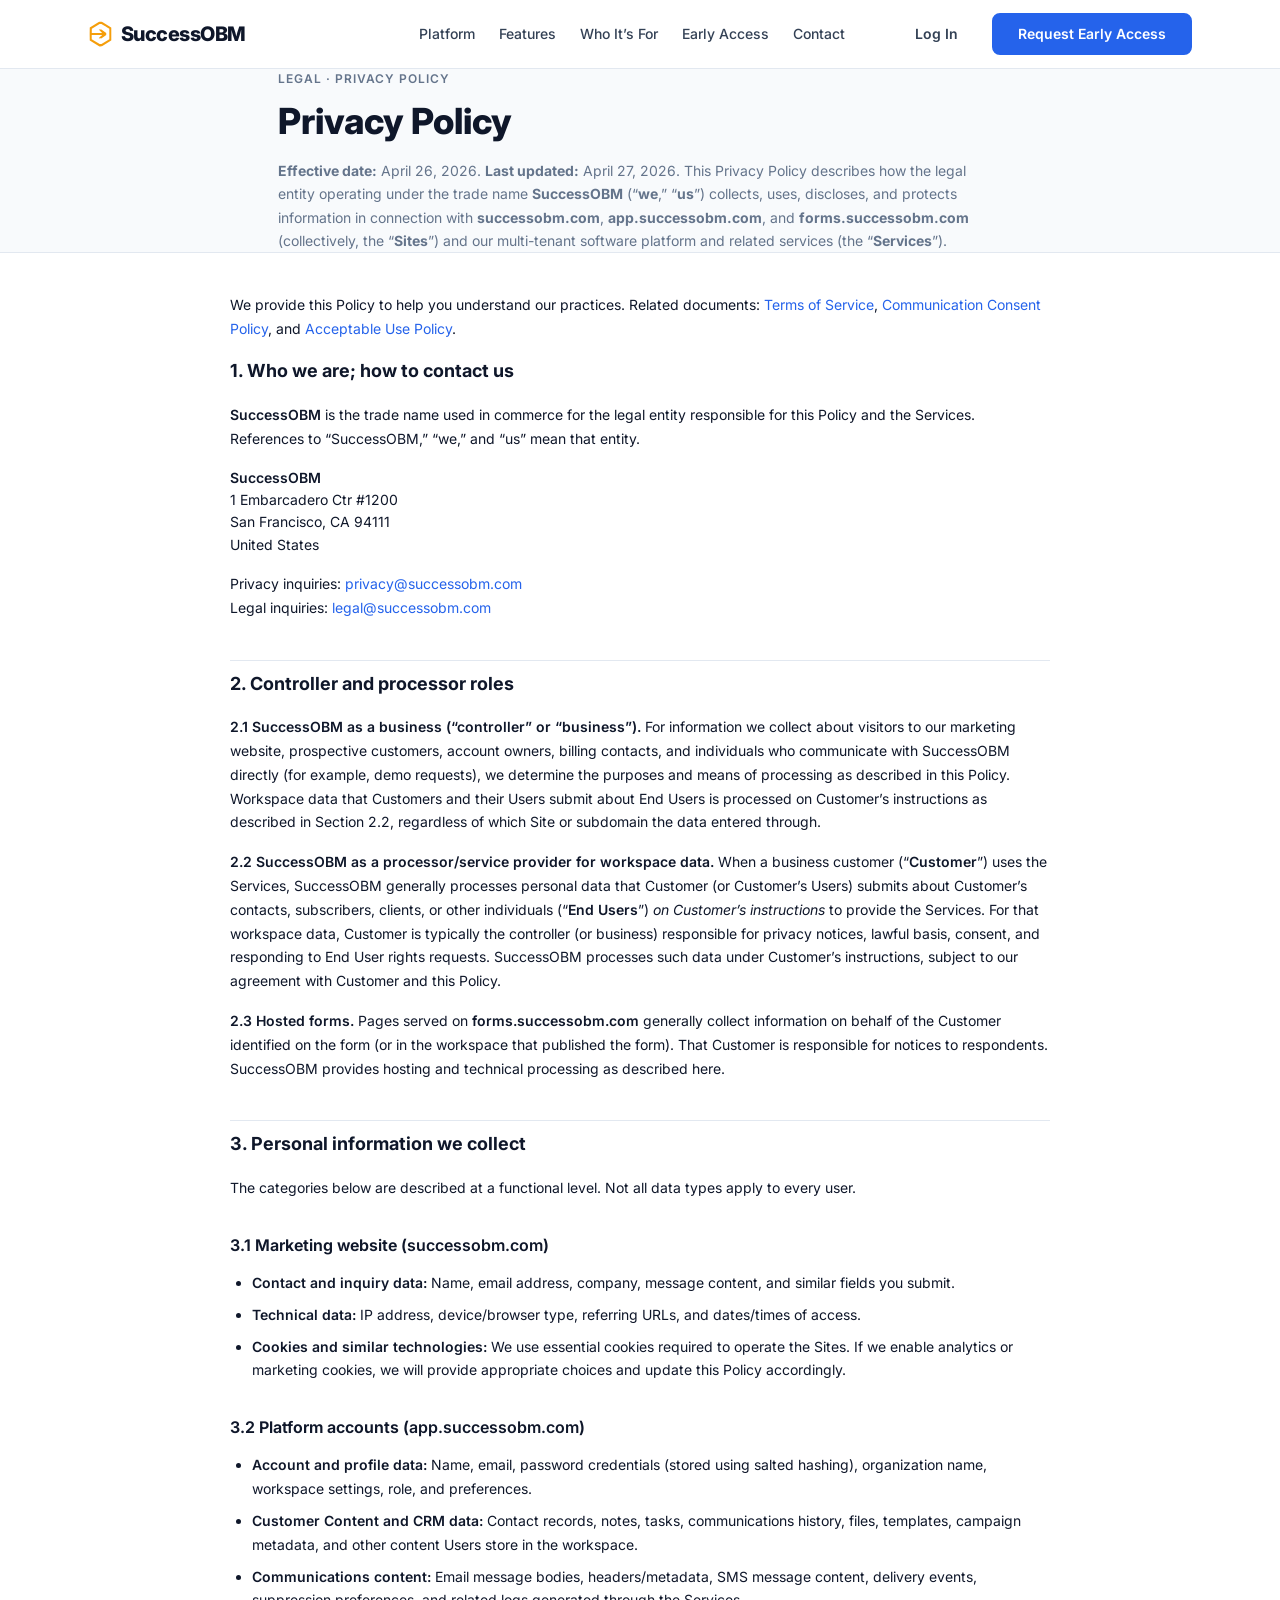
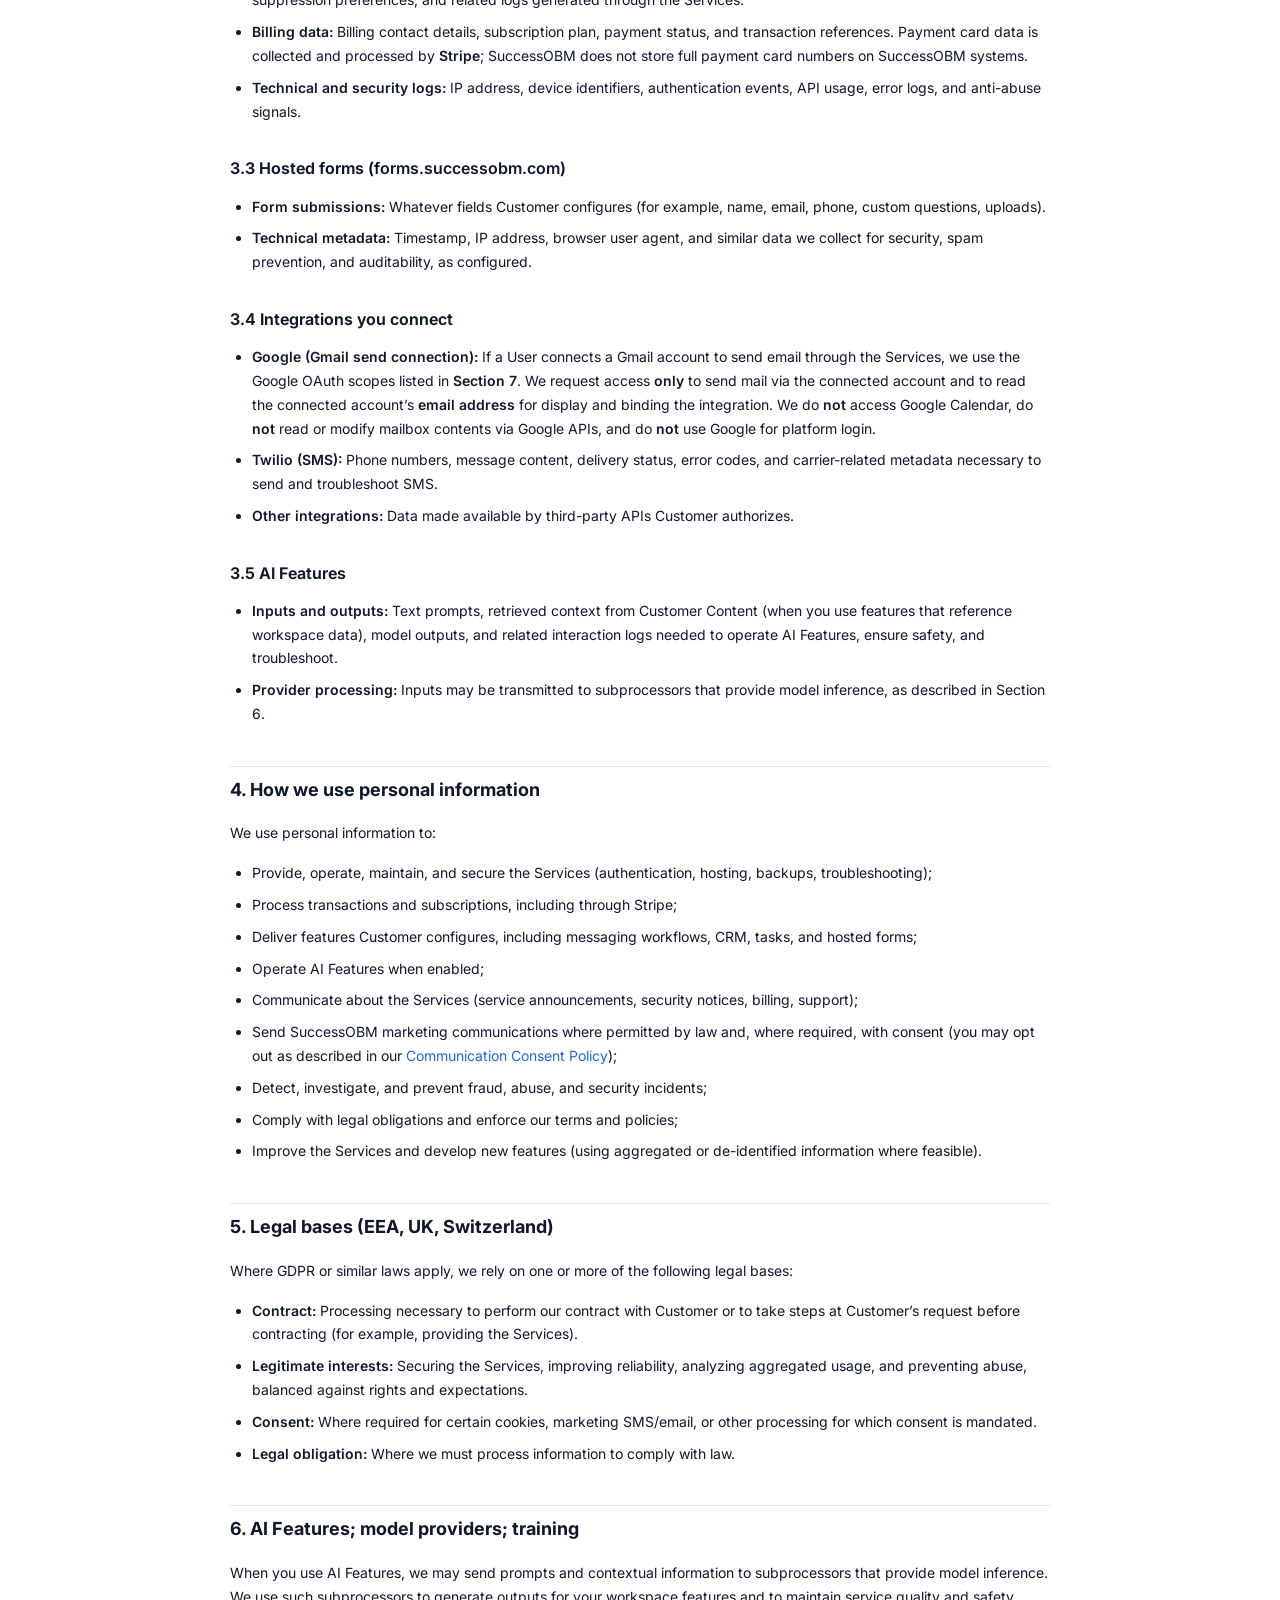
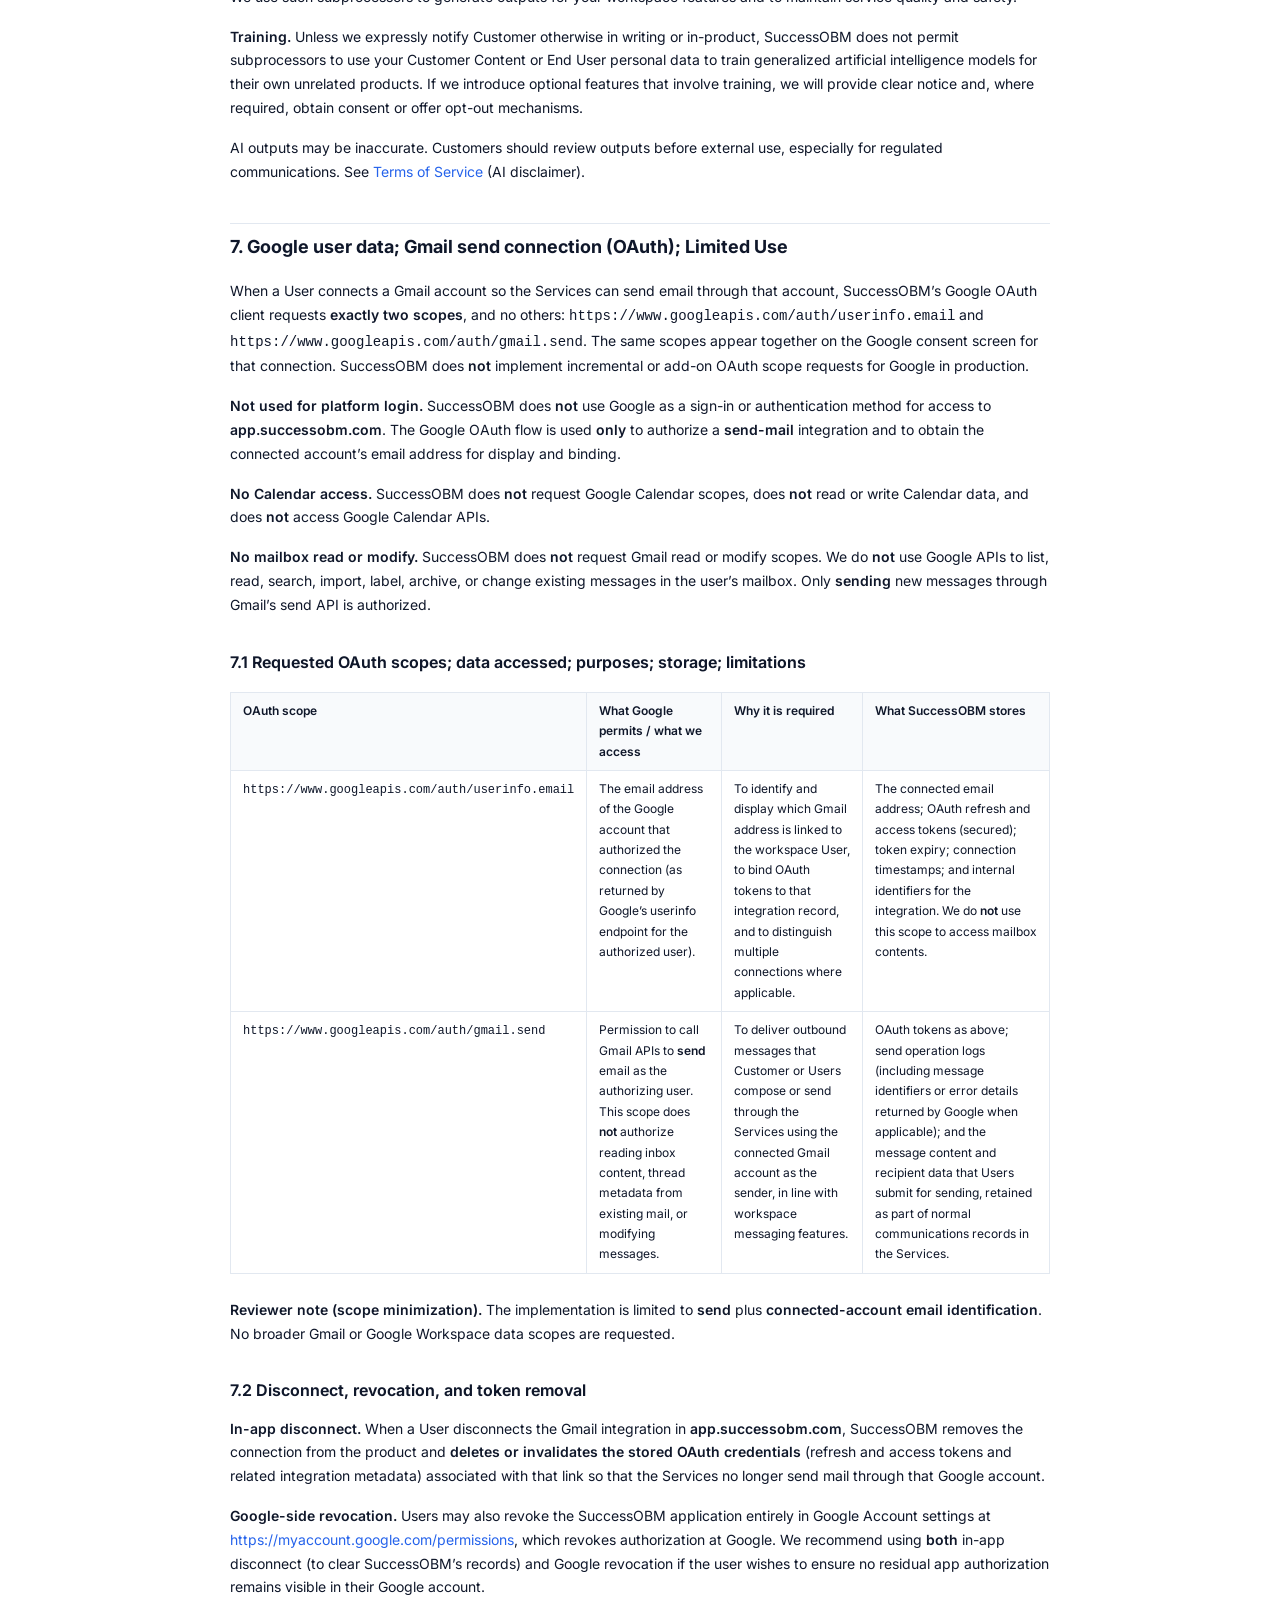
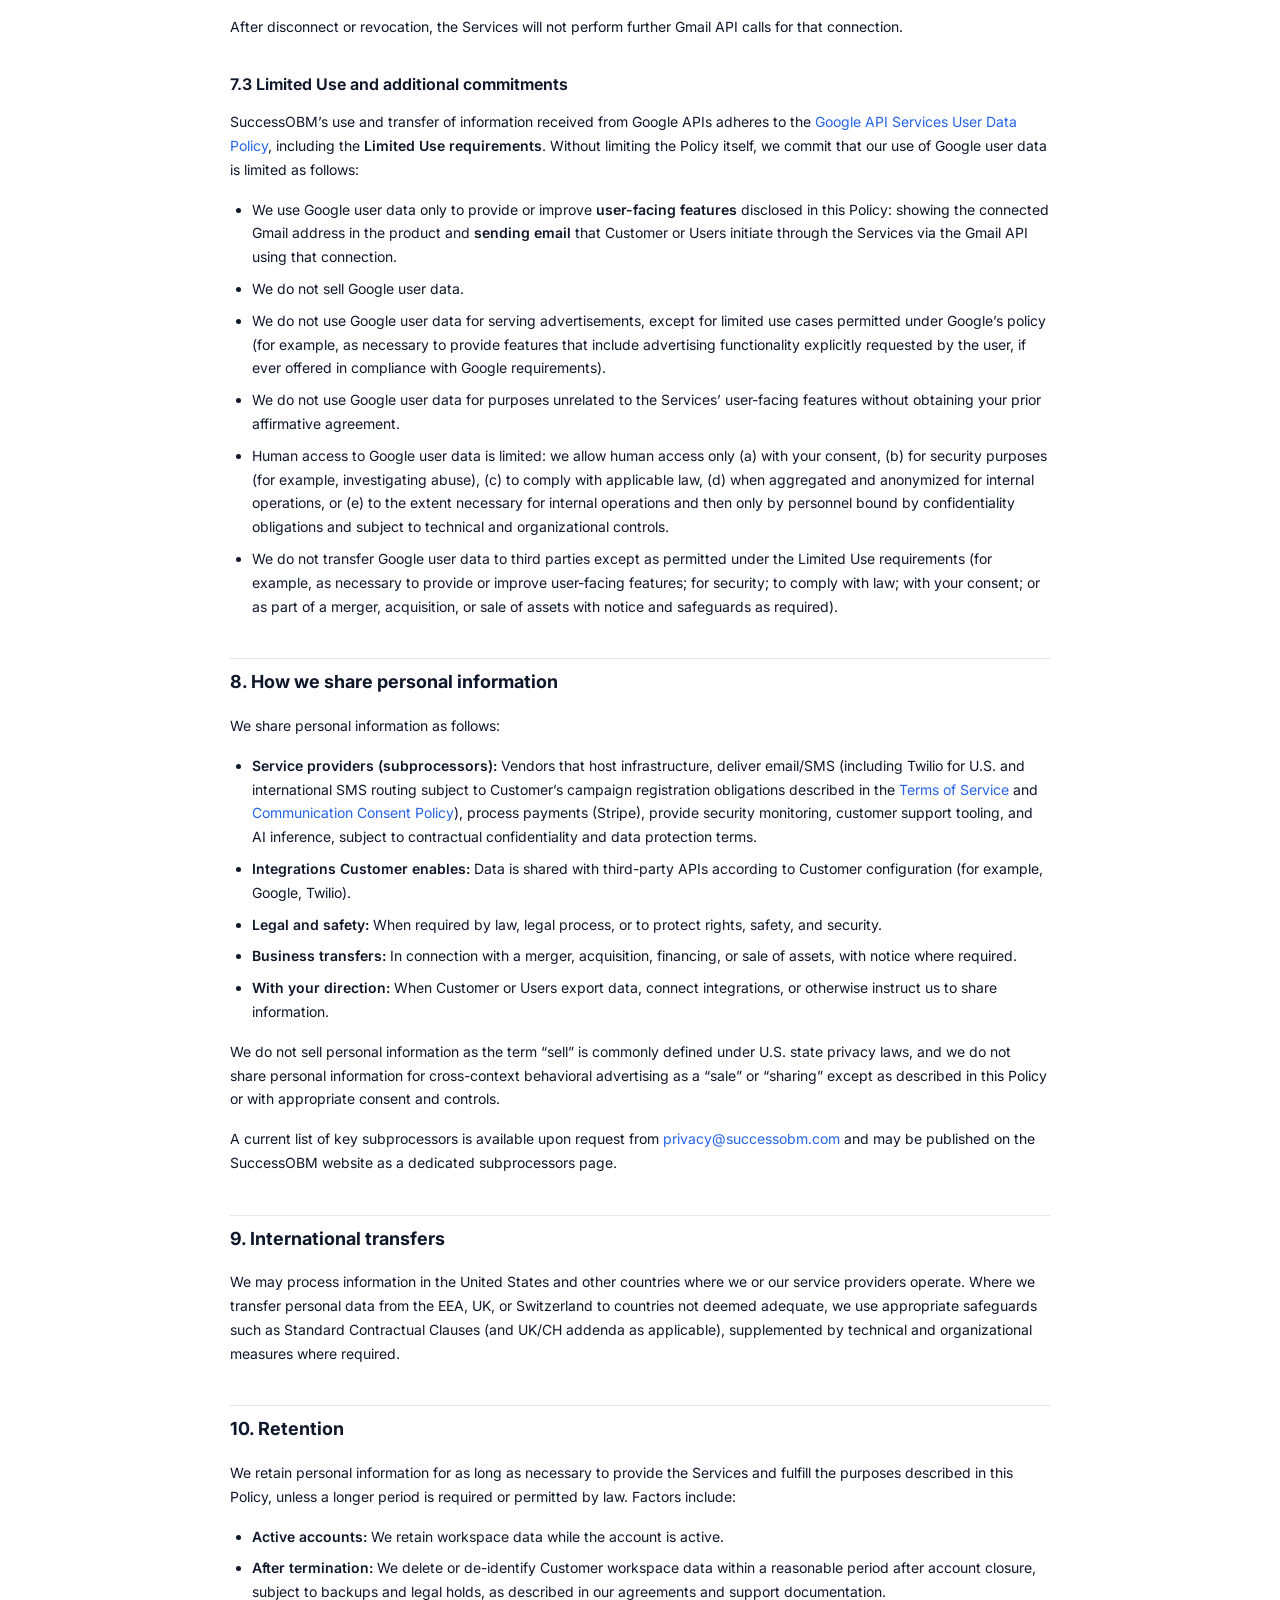
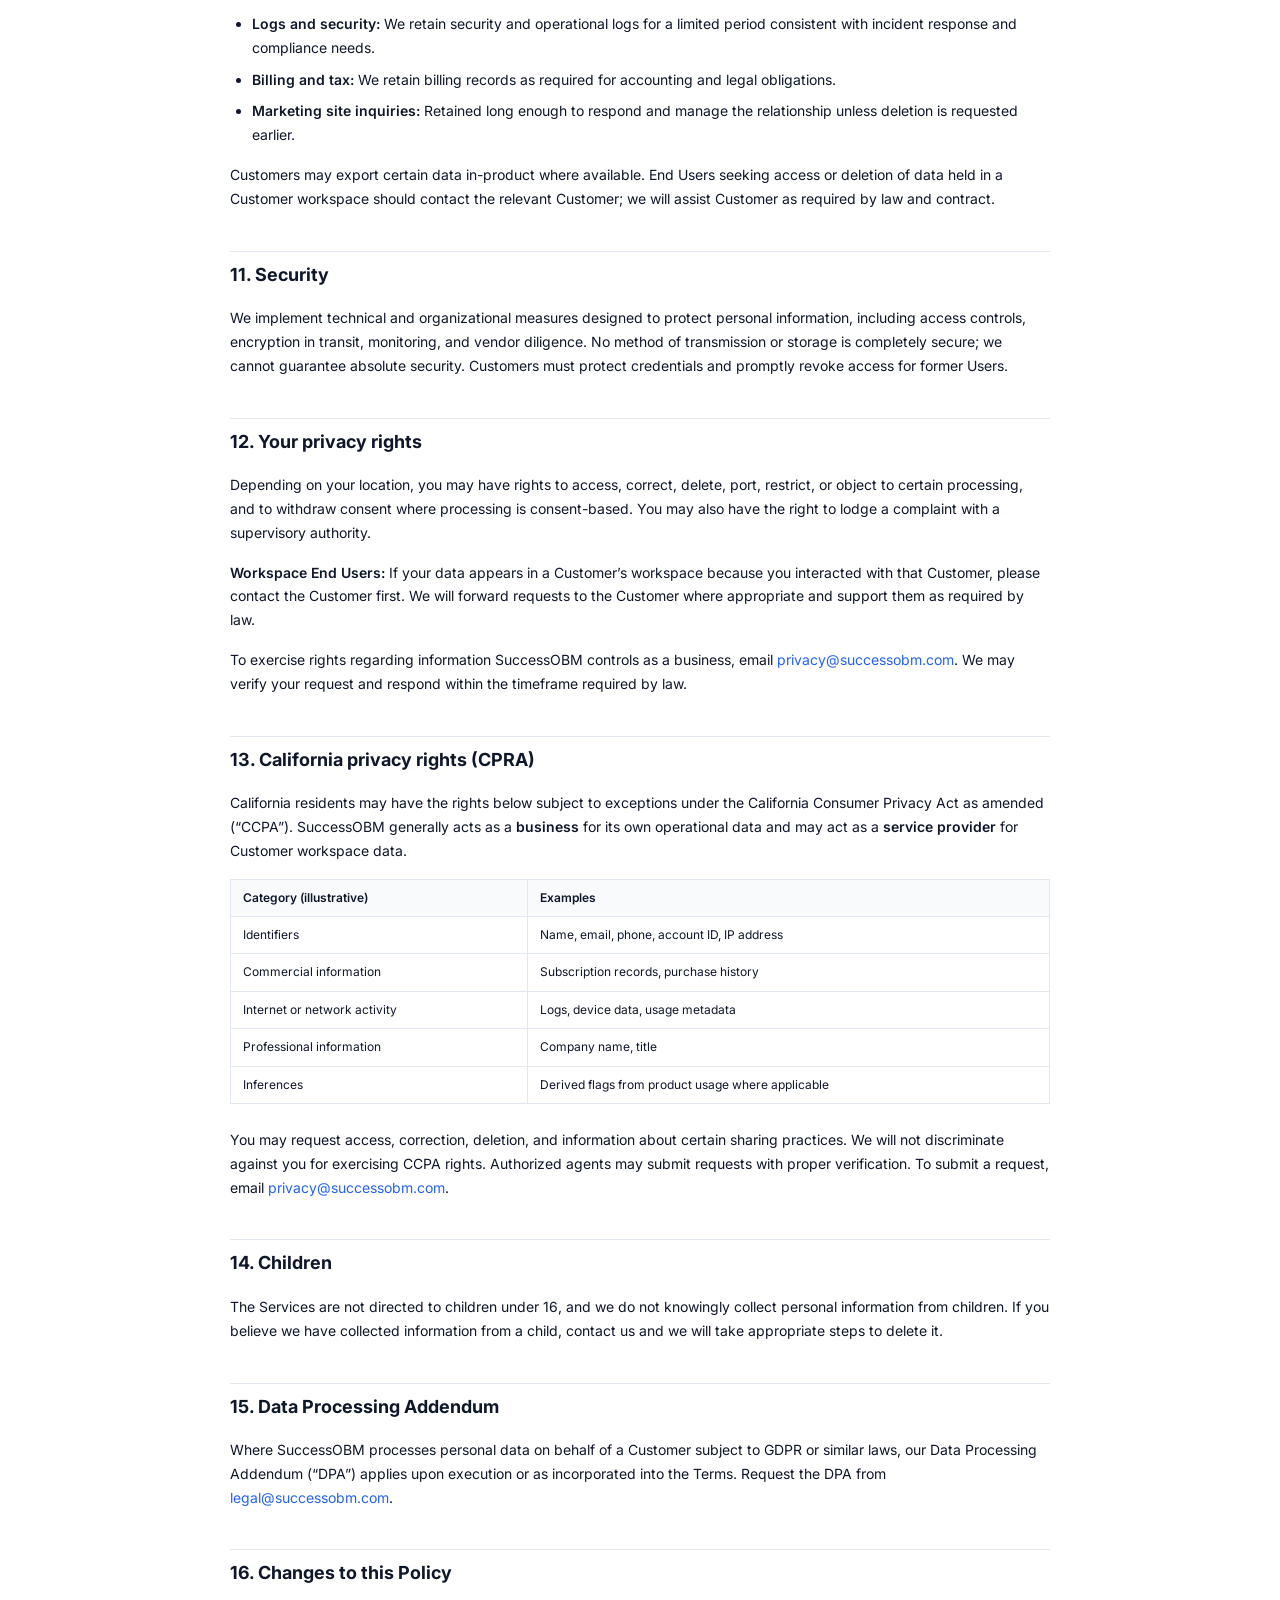
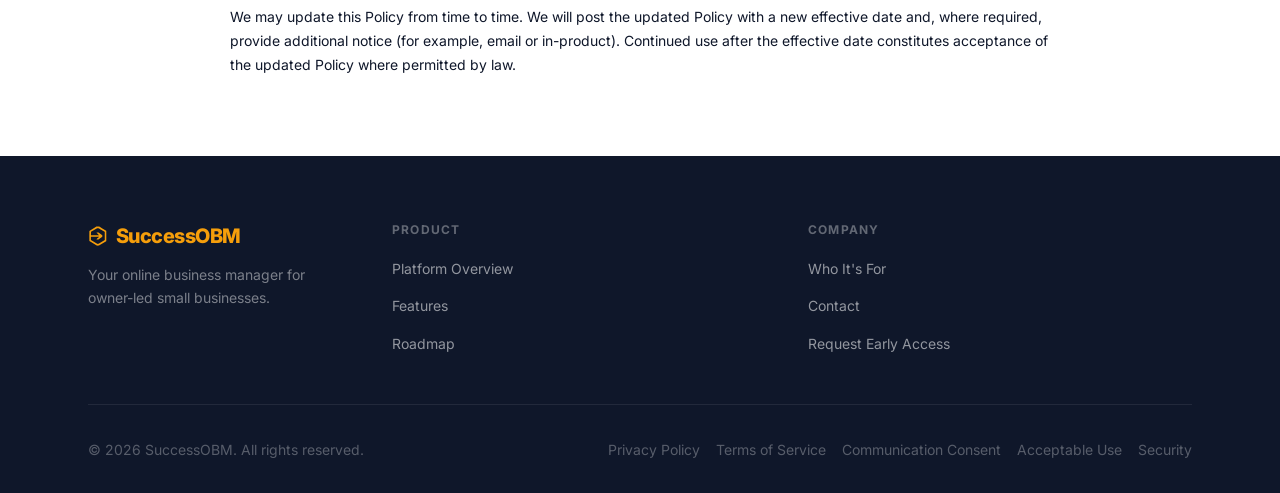
<file: privacy/index.html>
<!DOCTYPE html>
<html lang="en">
<head>
  <meta charset="UTF-8">
  <meta name="viewport" content="width=device-width, initial-scale=1.0">
  <title>Privacy Policy | SuccessOBM</title>
  <meta name="description" content="Privacy Policy for SuccessOBM — successobm.com, app.successobm.com, and forms.successobm.com.">
  <meta name="robots" content="index, follow">
  <link rel="canonical" href="https://successobm.com/privacy">

  <meta property="og:type" content="website">
  <meta property="og:site_name" content="SuccessOBM">
  <meta property="og:url" content="https://successobm.com/privacy">
  <meta property="og:title" content="Privacy Policy | SuccessOBM">
  <meta property="og:description" content="How SuccessOBM collects, uses, and shares personal information across its websites and platform.">

  <link rel="preconnect" href="https://fonts.googleapis.com">
  <link rel="preconnect" href="https://fonts.gstatic.com" crossorigin>
  <link href="https://fonts.googleapis.com/css2?family=Inter:wght@400;500;600;700;800&display=swap" rel="stylesheet">
  <link rel="stylesheet" href="../css/styles.css?v=b8762c28">

  <style>
    .legal-hero { padding-block: var(--s-14) var(--s-8); background: var(--c-surface); border-bottom: 1px solid var(--c-border); }
    .legal-hero__inner { max-width: 820px; }
    .legal-hero__meta { font-size: var(--text-xs); font-weight: 600; letter-spacing: 0.08em; text-transform: uppercase; color: var(--c-text-muted); margin-bottom: var(--s-3); }
    .legal-hero h1 { font-size: clamp(1.75rem, 4vw, 2.25rem); font-weight: 800; color: var(--c-text); margin: 0 0 var(--s-4); line-height: 1.2; }
    .legal-hero__lead { font-size: var(--text-sm); color: var(--c-text-muted); line-height: 1.65; margin: 0; max-width: 720px; }
    .legal-wrap { padding-block: var(--s-10) var(--s-16); background: var(--c-white); }
    .legal-doc { max-width: 820px; margin-inline: auto; font-size: var(--text-sm); color: var(--c-text); line-height: 1.7; }
    .legal-doc h2 { font-size: var(--text-lg); font-weight: 700; color: var(--c-text); margin: var(--s-10) 0 var(--s-4); padding-top: var(--s-2); border-top: 1px solid var(--c-border); }
    .legal-doc h2:first-of-type { border-top: none; margin-top: 0; padding-top: 0; }
    .legal-doc h3 { font-size: var(--text-base); font-weight: 650; margin: var(--s-8) 0 var(--s-3); color: var(--c-text); }
    .legal-doc p { margin: 0 0 var(--s-4); }
    .legal-doc ul, .legal-doc ol { margin: 0 0 var(--s-4); padding-left: 1.35rem; }
    .legal-doc li { margin-bottom: var(--s-2); }
    .legal-doc li:last-child { margin-bottom: 0; }
    .legal-doc strong { font-weight: 600; }
    .legal-doc a { color: var(--c-primary); text-underline-offset: 2px; }
    .legal-doc .legal-note { background: var(--c-surface); border: 1px solid var(--c-border); border-radius: var(--r-lg); padding: var(--s-4) var(--s-5); margin: var(--s-6) 0; font-size: var(--text-xs); color: var(--c-text-muted); line-height: 1.6; }
    .legal-doc .legal-address { font-style: normal; line-height: 1.6; }
    .legal-doc table { width: 100%; border-collapse: collapse; font-size: var(--text-xs); margin: var(--s-4) 0 var(--s-6); }
    .legal-doc th, .legal-doc td { border: 1px solid var(--c-border); padding: var(--s-2) var(--s-3); text-align: left; vertical-align: top; }
    .legal-doc th { background: var(--c-surface); font-weight: 600; }
    .legal-table-wrap { overflow-x: auto; -webkit-overflow-scrolling: touch; margin: var(--s-4) 0 var(--s-6); max-width: 100%; }
    .legal-table-wrap table { margin: 0; min-width: 28rem; }
  </style>
</head>
<body>

  <a class="skip-link" href="#main-content">Skip to main content</a>

  <header class="site-header" role="banner">
    <nav class="nav container" aria-label="Main navigation">
      <a href="/" class="nav__logo" aria-label="SuccessOBM — go to homepage">
        <svg class="nav__logo-icon" xmlns="http://www.w3.org/2000/svg" viewBox="98 72 122 137" aria-hidden="true" focusable="false">
          <path fill="currentColor" d="M164.08,80.65l3.98,1.11c14.44,8.84,28.86,17.67,43.26,26.48l.69,1.75v60.94l-.68,1.75-44.98,27.75c-3.71.82-10.62,1.42-14.09-.03l-45.69-28.25c-.51-20.93-.52-42.63-.01-63.58l43.95-26.81,3.98-1.1h9.59ZM167.05,145.61c-4.42-.01-8.16-.25-12.38-.29l-38.52-.4.02,20.93,39.08,23.59c3.01.23,5.64.26,8.59-.03l38.57-23.69v-51.09s-38.41-22.59-38.41-22.59l-9.06-.13-38.18,22.67-.31,20.8,50.54-.06-16.31-16.72,12.6-.04,23.98,16.66-.04,9.84-24.3,16.86c-4.16-.2-7.86.43-12.13-.38,5.96-6.66,10.46-9.46,16.27-15.95Z"/>
        </svg>
        <span class="nav__logo-text">SuccessOBM</span>
      </a>
      <button class="nav__toggle" aria-expanded="false" aria-controls="nav-menu" aria-label="Toggle navigation menu">
        <span class="nav__toggle-bar"></span>
        <span class="nav__toggle-bar"></span>
        <span class="nav__toggle-bar"></span>
      </button>
      <div class="nav__menu" id="nav-menu">
        <ul class="nav__list" role="list">
          <li><a href="/platform" class="nav__link">Platform</a></li>
          <li><a href="/features" class="nav__link">Features</a></li>
          <li><a href="/who-its-for" class="nav__link">Who It&rsquo;s For</a></li>
          <li><a href="/waitlist/" class="nav__link">Early Access</a></li>
          <li><a href="/contact" class="nav__link">Contact</a></li>
        </ul>
        <div class="nav__actions">
          <a href="https://app.successobm.com/login" class="btn btn--ghost">Log In</a>
          <a href="/waitlist/" class="btn btn--primary">Request Early Access</a>
        </div>
      </div>
    </nav>
  </header>

  <main id="main-content">
    <div class="legal-hero">
      <div class="container legal-hero__inner">
        <p class="legal-hero__meta">Legal &middot; Privacy Policy</p>
        <h1>Privacy Policy</h1>
        <p class="legal-hero__lead"><strong>Effective date:</strong> April 26, 2026. <strong>Last updated:</strong> April 27, 2026. This Privacy Policy describes how the legal entity operating under the trade name <strong>SuccessOBM</strong> (&ldquo;<strong>we</strong>,&rdquo; &ldquo;<strong>us</strong>&rdquo;) collects, uses, discloses, and protects information in connection with <strong>successobm.com</strong>, <strong>app.successobm.com</strong>, and <strong>forms.successobm.com</strong> (collectively, the &ldquo;<strong>Sites</strong>&rdquo;) and our multi-tenant software platform and related services (the &ldquo;<strong>Services</strong>&rdquo;).</p>
      </div>
    </div>

    <div class="legal-wrap">
      <div class="container">
        <article class="legal-doc" aria-label="Privacy Policy full text">

          <p>We provide this Policy to help you understand our practices. Related documents: <a href="/terms">Terms of Service</a>, <a href="/communication-policy">Communication Consent Policy</a>, and <a href="/acceptable-use">Acceptable Use Policy</a>.</p>

          <h2>1. Who we are; how to contact us</h2>
          <p><strong>SuccessOBM</strong> is the trade name used in commerce for the legal entity responsible for this Policy and the Services. References to &ldquo;SuccessOBM,&rdquo; &ldquo;we,&rdquo; and &ldquo;us&rdquo; mean that entity.</p>
          <p class="legal-address"><strong>SuccessOBM</strong><br>
          1 Embarcadero Ctr #1200<br>
          San Francisco, CA 94111<br>
          United States</p>
          <p>Privacy inquiries: <a href="mailto:privacy@successobm.com">privacy@successobm.com</a><br>
          Legal inquiries: <a href="mailto:legal@successobm.com">legal@successobm.com</a></p>

          <h2>2. Controller and processor roles</h2>
          <p><strong>2.1 SuccessOBM as a business (&ldquo;controller&rdquo; or &ldquo;business&rdquo;).</strong> For information we collect about visitors to our marketing website, prospective customers, account owners, billing contacts, and individuals who communicate with SuccessOBM directly (for example, demo requests), we determine the purposes and means of processing as described in this Policy. Workspace data that Customers and their Users submit about End Users is processed on Customer&rsquo;s instructions as described in Section 2.2, regardless of which Site or subdomain the data entered through.</p>
          <p><strong>2.2 SuccessOBM as a processor/service provider for workspace data.</strong> When a business customer (&ldquo;<strong>Customer</strong>&rdquo;) uses the Services, SuccessOBM generally processes personal data that Customer (or Customer&rsquo;s Users) submits about Customer&rsquo;s contacts, subscribers, clients, or other individuals (&ldquo;<strong>End Users</strong>&rdquo;) <em>on Customer&rsquo;s instructions</em> to provide the Services. For that workspace data, Customer is typically the controller (or business) responsible for privacy notices, lawful basis, consent, and responding to End User rights requests. SuccessOBM processes such data under Customer&rsquo;s instructions, subject to our agreement with Customer and this Policy.</p>
          <p><strong>2.3 Hosted forms.</strong> Pages served on <strong>forms.successobm.com</strong> generally collect information on behalf of the Customer identified on the form (or in the workspace that published the form). That Customer is responsible for notices to respondents. SuccessOBM provides hosting and technical processing as described here.</p>

          <h2>3. Personal information we collect</h2>
          <p>The categories below are described at a functional level. Not all data types apply to every user.</p>

          <h3>3.1 Marketing website (<strong>successobm.com</strong>)</h3>
          <ul>
            <li><strong>Contact and inquiry data:</strong> Name, email address, company, message content, and similar fields you submit.</li>
            <li><strong>Technical data:</strong> IP address, device/browser type, referring URLs, and dates/times of access.</li>
            <li><strong>Cookies and similar technologies:</strong> We use essential cookies required to operate the Sites. If we enable analytics or marketing cookies, we will provide appropriate choices and update this Policy accordingly.</li>
          </ul>

          <h3>3.2 Platform accounts (<strong>app.successobm.com</strong>)</h3>
          <ul>
            <li><strong>Account and profile data:</strong> Name, email, password credentials (stored using salted hashing), organization name, workspace settings, role, and preferences.</li>
            <li><strong>Customer Content and CRM data:</strong> Contact records, notes, tasks, communications history, files, templates, campaign metadata, and other content Users store in the workspace.</li>
            <li><strong>Communications content:</strong> Email message bodies, headers/metadata, SMS message content, delivery events, suppression preferences, and related logs generated through the Services.</li>
            <li><strong>Billing data:</strong> Billing contact details, subscription plan, payment status, and transaction references. Payment card data is collected and processed by <strong>Stripe</strong>; SuccessOBM does not store full payment card numbers on SuccessOBM systems.</li>
            <li><strong>Technical and security logs:</strong> IP address, device identifiers, authentication events, API usage, error logs, and anti-abuse signals.</li>
          </ul>

          <h3>3.3 Hosted forms (<strong>forms.successobm.com</strong>)</h3>
          <ul>
            <li><strong>Form submissions:</strong> Whatever fields Customer configures (for example, name, email, phone, custom questions, uploads).</li>
            <li><strong>Technical metadata:</strong> Timestamp, IP address, browser user agent, and similar data we collect for security, spam prevention, and auditability, as configured.</li>
          </ul>

          <h3>3.4 Integrations you connect</h3>
          <ul>
            <li><strong>Google (Gmail send connection):</strong> If a User connects a Gmail account to send email through the Services, we use the Google OAuth scopes listed in <strong>Section 7</strong>. We request access <strong>only</strong> to send mail via the connected account and to read the connected account&rsquo;s <strong>email address</strong> for display and binding the integration. We do <strong>not</strong> access Google Calendar, do <strong>not</strong> read or modify mailbox contents via Google APIs, and do <strong>not</strong> use Google for platform login.</li>
            <li><strong>Twilio (SMS):</strong> Phone numbers, message content, delivery status, error codes, and carrier-related metadata necessary to send and troubleshoot SMS.</li>
            <li><strong>Other integrations:</strong> Data made available by third-party APIs Customer authorizes.</li>
          </ul>

          <h3>3.5 AI Features</h3>
          <ul>
            <li><strong>Inputs and outputs:</strong> Text prompts, retrieved context from Customer Content (when you use features that reference workspace data), model outputs, and related interaction logs needed to operate AI Features, ensure safety, and troubleshoot.</li>
            <li><strong>Provider processing:</strong> Inputs may be transmitted to subprocessors that provide model inference, as described in Section 6.</li>
          </ul>

          <h2>4. How we use personal information</h2>
          <p>We use personal information to:</p>
          <ul>
            <li>Provide, operate, maintain, and secure the Services (authentication, hosting, backups, troubleshooting);</li>
            <li>Process transactions and subscriptions, including through Stripe;</li>
            <li>Deliver features Customer configures, including messaging workflows, CRM, tasks, and hosted forms;</li>
            <li>Operate AI Features when enabled;</li>
            <li>Communicate about the Services (service announcements, security notices, billing, support);</li>
            <li>Send SuccessOBM marketing communications where permitted by law and, where required, with consent (you may opt out as described in our <a href="/communication-policy">Communication Consent Policy</a>);</li>
            <li>Detect, investigate, and prevent fraud, abuse, and security incidents;</li>
            <li>Comply with legal obligations and enforce our terms and policies;</li>
            <li>Improve the Services and develop new features (using aggregated or de-identified information where feasible).</li>
          </ul>

          <h2>5. Legal bases (EEA, UK, Switzerland)</h2>
          <p>Where GDPR or similar laws apply, we rely on one or more of the following legal bases:</p>
          <ul>
            <li><strong>Contract:</strong> Processing necessary to perform our contract with Customer or to take steps at Customer&rsquo;s request before contracting (for example, providing the Services).</li>
            <li><strong>Legitimate interests:</strong> Securing the Services, improving reliability, analyzing aggregated usage, and preventing abuse, balanced against rights and expectations.</li>
            <li><strong>Consent:</strong> Where required for certain cookies, marketing SMS/email, or other processing for which consent is mandated.</li>
            <li><strong>Legal obligation:</strong> Where we must process information to comply with law.</li>
          </ul>

          <h2>6. AI Features; model providers; training</h2>
          <p>When you use AI Features, we may send prompts and contextual information to subprocessors that provide model inference. We use such subprocessors to generate outputs for your workspace features and to maintain service quality and safety.</p>
          <p><strong>Training.</strong> Unless we expressly notify Customer otherwise in writing or in-product, SuccessOBM does not permit subprocessors to use your Customer Content or End User personal data to train generalized artificial intelligence models for their own unrelated products. If we introduce optional features that involve training, we will provide clear notice and, where required, obtain consent or offer opt-out mechanisms.</p>
          <p>AI outputs may be inaccurate. Customers should review outputs before external use, especially for regulated communications. See <a href="/terms">Terms of Service</a> (AI disclaimer).</p>

          <h2>7. Google user data; Gmail send connection (OAuth); Limited Use</h2>
          <p>When a User connects a Gmail account so the Services can send email through that account, SuccessOBM&rsquo;s Google OAuth client requests <strong>exactly two scopes</strong>, and no others: <code>https://www.googleapis.com/auth/userinfo.email</code> and <code>https://www.googleapis.com/auth/gmail.send</code>. The same scopes appear together on the Google consent screen for that connection. SuccessOBM does <strong>not</strong> implement incremental or add-on OAuth scope requests for Google in production.</p>
          <p><strong>Not used for platform login.</strong> SuccessOBM does <strong>not</strong> use Google as a sign-in or authentication method for access to <strong>app.successobm.com</strong>. The Google OAuth flow is used <strong>only</strong> to authorize a <strong>send-mail</strong> integration and to obtain the connected account&rsquo;s email address for display and binding.</p>
          <p><strong>No Calendar access.</strong> SuccessOBM does <strong>not</strong> request Google Calendar scopes, does <strong>not</strong> read or write Calendar data, and does <strong>not</strong> access Google Calendar APIs.</p>
          <p><strong>No mailbox read or modify.</strong> SuccessOBM does <strong>not</strong> request Gmail read or modify scopes. We do <strong>not</strong> use Google APIs to list, read, search, import, label, archive, or change existing messages in the user&rsquo;s mailbox. Only <strong>sending</strong> new messages through Gmail&rsquo;s send API is authorized.</p>

          <h3>7.1 Requested OAuth scopes; data accessed; purposes; storage; limitations</h3>
          <div class="legal-table-wrap" role="region" aria-label="Google OAuth scopes table">
          <table>
            <thead>
              <tr>
                <th scope="col">OAuth scope</th>
                <th scope="col">What Google permits / what we access</th>
                <th scope="col">Why it is required</th>
                <th scope="col">What SuccessOBM stores</th>
              </tr>
            </thead>
            <tbody>
              <tr>
                <td><code>https://www.googleapis.com/auth/userinfo.email</code></td>
                <td>The email address of the Google account that authorized the connection (as returned by Google&rsquo;s userinfo endpoint for the authorized user).</td>
                <td>To identify and display which Gmail address is linked to the workspace User, to bind OAuth tokens to that integration record, and to distinguish multiple connections where applicable.</td>
                <td>The connected email address; OAuth refresh and access tokens (secured); token expiry; connection timestamps; and internal identifiers for the integration. We do <strong>not</strong> use this scope to access mailbox contents.</td>
              </tr>
              <tr>
                <td><code>https://www.googleapis.com/auth/gmail.send</code></td>
                <td>Permission to call Gmail APIs to <strong>send</strong> email as the authorizing user. This scope does <strong>not</strong> authorize reading inbox content, thread metadata from existing mail, or modifying messages.</td>
                <td>To deliver outbound messages that Customer or Users compose or send through the Services using the connected Gmail account as the sender, in line with workspace messaging features.</td>
                <td>OAuth tokens as above; send operation logs (including message identifiers or error details returned by Google when applicable); and the message content and recipient data that Users submit for sending, retained as part of normal communications records in the Services.</td>
              </tr>
            </tbody>
          </table>
          </div>
          <p><strong>Reviewer note (scope minimization).</strong> The implementation is limited to <strong>send</strong> plus <strong>connected-account email identification</strong>. No broader Gmail or Google Workspace data scopes are requested.</p>

          <h3>7.2 Disconnect, revocation, and token removal</h3>
          <p><strong>In-app disconnect.</strong> When a User disconnects the Gmail integration in <strong>app.successobm.com</strong>, SuccessOBM removes the connection from the product and <strong>deletes or invalidates the stored OAuth credentials</strong> (refresh and access tokens and related integration metadata) associated with that link so that the Services no longer send mail through that Google account.</p>
          <p><strong>Google-side revocation.</strong> Users may also revoke the SuccessOBM application entirely in Google Account settings at <a href="https://myaccount.google.com/permissions" rel="noopener noreferrer">https://myaccount.google.com/permissions</a>, which revokes authorization at Google. We recommend using <strong>both</strong> in-app disconnect (to clear SuccessOBM&rsquo;s records) and Google revocation if the user wishes to ensure no residual app authorization remains visible in their Google account.</p>
          <p>After disconnect or revocation, the Services will not perform further Gmail API calls for that connection.</p>

          <h3>7.3 Limited Use and additional commitments</h3>
          <p>SuccessOBM&rsquo;s use and transfer of information received from Google APIs adheres to the <a href="https://developers.google.com/terms/api-services-user-data-policy" rel="noopener noreferrer">Google API Services User Data Policy</a>, including the <strong>Limited Use requirements</strong>. Without limiting the Policy itself, we commit that our use of Google user data is limited as follows:</p>
          <ul>
            <li>We use Google user data only to provide or improve <strong>user-facing features</strong> disclosed in this Policy: showing the connected Gmail address in the product and <strong>sending email</strong> that Customer or Users initiate through the Services via the Gmail API using that connection.</li>
            <li>We do not sell Google user data.</li>
            <li>We do not use Google user data for serving advertisements, except for limited use cases permitted under Google&rsquo;s policy (for example, as necessary to provide features that include advertising functionality explicitly requested by the user, if ever offered in compliance with Google requirements).</li>
            <li>We do not use Google user data for purposes unrelated to the Services&rsquo; user-facing features without obtaining your prior affirmative agreement.</li>
            <li>Human access to Google user data is limited: we allow human access only (a) with your consent, (b) for security purposes (for example, investigating abuse), (c) to comply with applicable law, (d) when aggregated and anonymized for internal operations, or (e) to the extent necessary for internal operations and then only by personnel bound by confidentiality obligations and subject to technical and organizational controls.</li>
            <li>We do not transfer Google user data to third parties except as permitted under the Limited Use requirements (for example, as necessary to provide or improve user-facing features; for security; to comply with law; with your consent; or as part of a merger, acquisition, or sale of assets with notice and safeguards as required).</li>
          </ul>

          <h2>8. How we share personal information</h2>
          <p>We share personal information as follows:</p>
          <ul>
            <li><strong>Service providers (subprocessors):</strong> Vendors that host infrastructure, deliver email/SMS (including Twilio for U.S. and international SMS routing subject to Customer&rsquo;s campaign registration obligations described in the <a href="/terms">Terms of Service</a> and <a href="/communication-policy">Communication Consent Policy</a>), process payments (Stripe), provide security monitoring, customer support tooling, and AI inference, subject to contractual confidentiality and data protection terms.</li>
            <li><strong>Integrations Customer enables:</strong> Data is shared with third-party APIs according to Customer configuration (for example, Google, Twilio).</li>
            <li><strong>Legal and safety:</strong> When required by law, legal process, or to protect rights, safety, and security.</li>
            <li><strong>Business transfers:</strong> In connection with a merger, acquisition, financing, or sale of assets, with notice where required.</li>
            <li><strong>With your direction:</strong> When Customer or Users export data, connect integrations, or otherwise instruct us to share information.</li>
          </ul>
          <p>We do not sell personal information as the term &ldquo;sell&rdquo; is commonly defined under U.S. state privacy laws, and we do not share personal information for cross-context behavioral advertising as a &ldquo;sale&rdquo; or &ldquo;sharing&rdquo; except as described in this Policy or with appropriate consent and controls.</p>
          <p>A current list of key subprocessors is available upon request from <a href="mailto:privacy@successobm.com">privacy@successobm.com</a> and may be published on the SuccessOBM website as a dedicated subprocessors page.</p>

          <h2>9. International transfers</h2>
          <p>We may process information in the United States and other countries where we or our service providers operate. Where we transfer personal data from the EEA, UK, or Switzerland to countries not deemed adequate, we use appropriate safeguards such as Standard Contractual Clauses (and UK/CH addenda as applicable), supplemented by technical and organizational measures where required.</p>

          <h2>10. Retention</h2>
          <p>We retain personal information for as long as necessary to provide the Services and fulfill the purposes described in this Policy, unless a longer period is required or permitted by law. Factors include:</p>
          <ul>
            <li><strong>Active accounts:</strong> We retain workspace data while the account is active.</li>
            <li><strong>After termination:</strong> We delete or de-identify Customer workspace data within a reasonable period after account closure, subject to backups and legal holds, as described in our agreements and support documentation.</li>
            <li><strong>Logs and security:</strong> We retain security and operational logs for a limited period consistent with incident response and compliance needs.</li>
            <li><strong>Billing and tax:</strong> We retain billing records as required for accounting and legal obligations.</li>
            <li><strong>Marketing site inquiries:</strong> Retained long enough to respond and manage the relationship unless deletion is requested earlier.</li>
          </ul>
          <p>Customers may export certain data in-product where available. End Users seeking access or deletion of data held in a Customer workspace should contact the relevant Customer; we will assist Customer as required by law and contract.</p>

          <h2>11. Security</h2>
          <p>We implement technical and organizational measures designed to protect personal information, including access controls, encryption in transit, monitoring, and vendor diligence. No method of transmission or storage is completely secure; we cannot guarantee absolute security. Customers must protect credentials and promptly revoke access for former Users.</p>

          <h2>12. Your privacy rights</h2>
          <p>Depending on your location, you may have rights to access, correct, delete, port, restrict, or object to certain processing, and to withdraw consent where processing is consent-based. You may also have the right to lodge a complaint with a supervisory authority.</p>
          <p><strong>Workspace End Users:</strong> If your data appears in a Customer&rsquo;s workspace because you interacted with that Customer, please contact the Customer first. We will forward requests to the Customer where appropriate and support them as required by law.</p>
          <p>To exercise rights regarding information SuccessOBM controls as a business, email <a href="mailto:privacy@successobm.com">privacy@successobm.com</a>. We may verify your request and respond within the timeframe required by law.</p>

          <h2>13. California privacy rights (CPRA)</h2>
          <p>California residents may have the rights below subject to exceptions under the California Consumer Privacy Act as amended (&ldquo;CCPA&rdquo;). SuccessOBM generally acts as a <strong>business</strong> for its own operational data and may act as a <strong>service provider</strong> for Customer workspace data.</p>
          <div class="legal-table-wrap" role="region" aria-label="CCPA categories table">
          <table>
            <thead>
              <tr>
                <th>Category (illustrative)</th>
                <th>Examples</th>
              </tr>
            </thead>
            <tbody>
              <tr>
                <td>Identifiers</td>
                <td>Name, email, phone, account ID, IP address</td>
              </tr>
              <tr>
                <td>Commercial information</td>
                <td>Subscription records, purchase history</td>
              </tr>
              <tr>
                <td>Internet or network activity</td>
                <td>Logs, device data, usage metadata</td>
              </tr>
              <tr>
                <td>Professional information</td>
                <td>Company name, title</td>
              </tr>
              <tr>
                <td>Inferences</td>
                <td>Derived flags from product usage where applicable</td>
              </tr>
            </tbody>
          </table>
          </div>
          <p>You may request access, correction, deletion, and information about certain sharing practices. We will not discriminate against you for exercising CCPA rights. Authorized agents may submit requests with proper verification. To submit a request, email <a href="mailto:privacy@successobm.com">privacy@successobm.com</a>.</p>

          <h2>14. Children</h2>
          <p>The Services are not directed to children under 16, and we do not knowingly collect personal information from children. If you believe we have collected information from a child, contact us and we will take appropriate steps to delete it.</p>

          <h2>15. Data Processing Addendum</h2>
          <p>Where SuccessOBM processes personal data on behalf of a Customer subject to GDPR or similar laws, our Data Processing Addendum (&ldquo;DPA&rdquo;) applies upon execution or as incorporated into the Terms. Request the DPA from <a href="mailto:legal@successobm.com">legal@successobm.com</a>.</p>

          <h2>16. Changes to this Policy</h2>
          <p>We may update this Policy from time to time. We will post the updated Policy with a new effective date and, where required, provide additional notice (for example, email or in-product). Continued use after the effective date constitutes acceptance of the updated Policy where permitted by law.</p>

        </article>
      </div>
    </div>
  </main>

  <footer class="site-footer" role="contentinfo">
    <div class="container">
      <div class="footer__top">
        <div class="footer__brand">
          <a href="/" class="footer__logo" aria-label="SuccessOBM — go to homepage">
            <svg class="footer__logo-icon" xmlns="http://www.w3.org/2000/svg" viewBox="98 72 122 137" aria-hidden="true" focusable="false">
              <path fill="currentColor" d="M164.08,80.65l3.98,1.11c14.44,8.84,28.86,17.67,43.26,26.48l.69,1.75v60.94l-.68,1.75-44.98,27.75c-3.71.82-10.62,1.42-14.09-.03l-45.69-28.25c-.51-20.93-.52-42.63-.01-63.58l43.95-26.81,3.98-1.1h9.59ZM167.05,145.61c-4.42-.01-8.16-.25-12.38-.29l-38.52-.4.02,20.93,39.08,23.59c3.01.23,5.64.26,8.59-.03l38.57-23.69v-51.09s-38.41-22.59-38.41-22.59l-9.06-.13-38.18,22.67-.31,20.8,50.54-.06-16.31-16.72,12.6-.04,23.98,16.66-.04,9.84-24.3,16.86c-4.16-.2-7.86.43-12.13-.38,5.96-6.66,10.46-9.46,16.27-15.95Z"/>
            </svg>
            <span class="footer__logo-text">SuccessOBM</span>
          </a>
          <p class="footer__tagline">Your online business manager for owner-led small businesses.</p>
        </div>
        <nav class="footer__nav" aria-label="Footer navigation">
          <div class="footer__col">
            <h4 class="footer__col-title">Product</h4>
            <ul role="list">
              <li><a href="/platform">Platform Overview</a></li>
              <li><a href="/features">Features</a></li>
              <li><a href="/roadmap/">Roadmap</a></li>
            </ul>
          </div>
          <div class="footer__col">
            <h4 class="footer__col-title">Company</h4>
            <ul role="list">
              <li><a href="/who-its-for">Who It's For</a></li>
              <li><a href="/contact">Contact</a></li>
              <li><a href="/waitlist/">Request Early Access</a></li>
            </ul>
          </div>
        </nav>
      </div>
      <div class="footer__bottom">
        <p class="footer__legal">&copy; <span id="current-year">2026</span> SuccessOBM. All rights reserved.</p>
        <ul class="footer__legal-links" role="list">
          <li><a href="/privacy" aria-current="page">Privacy Policy</a></li>
          <li><a href="/terms">Terms of Service</a></li>
          <li><a href="/communication-policy">Communication Consent</a></li>
          <li><a href="/acceptable-use">Acceptable Use</a></li>
          <li><a href="/security">Security</a></li>
        </ul>
      </div>
    </div>
  </footer>

  <script src="../js/main.js"></script>
</body>
</html>
</file>
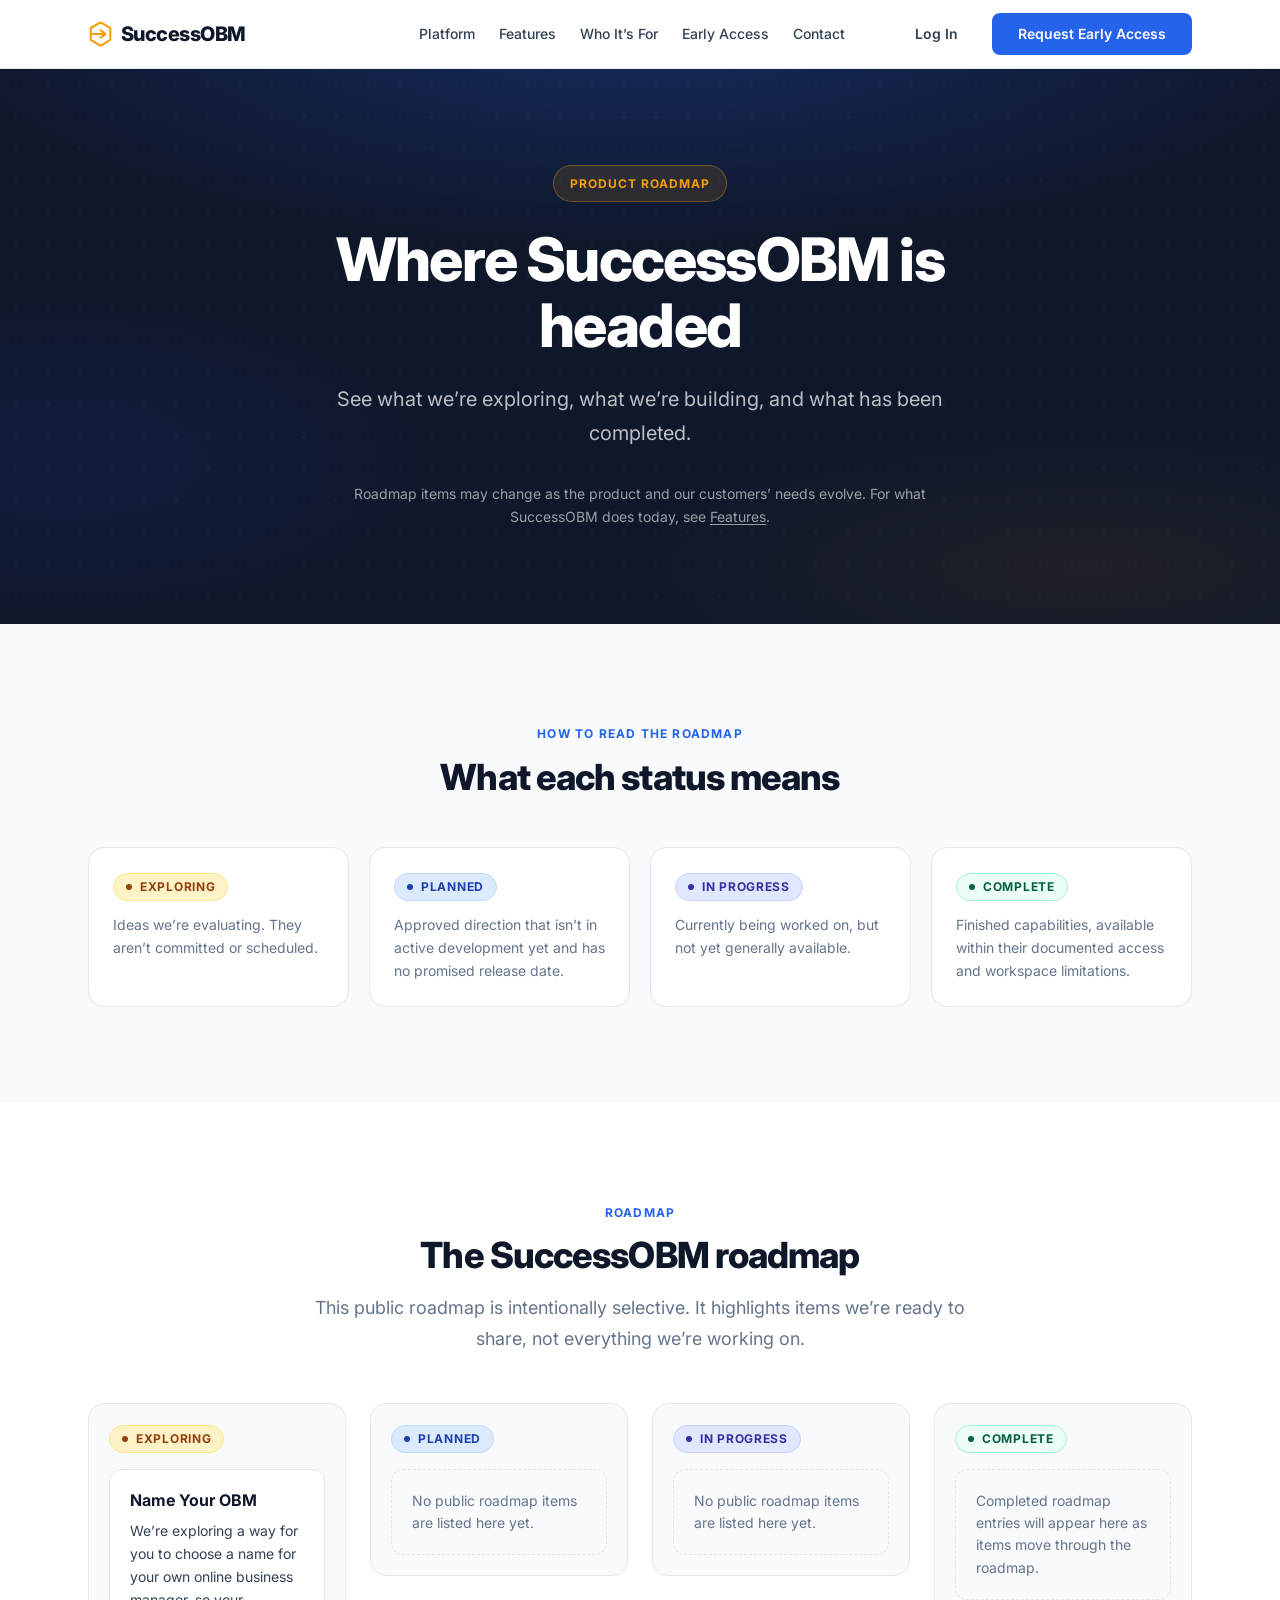
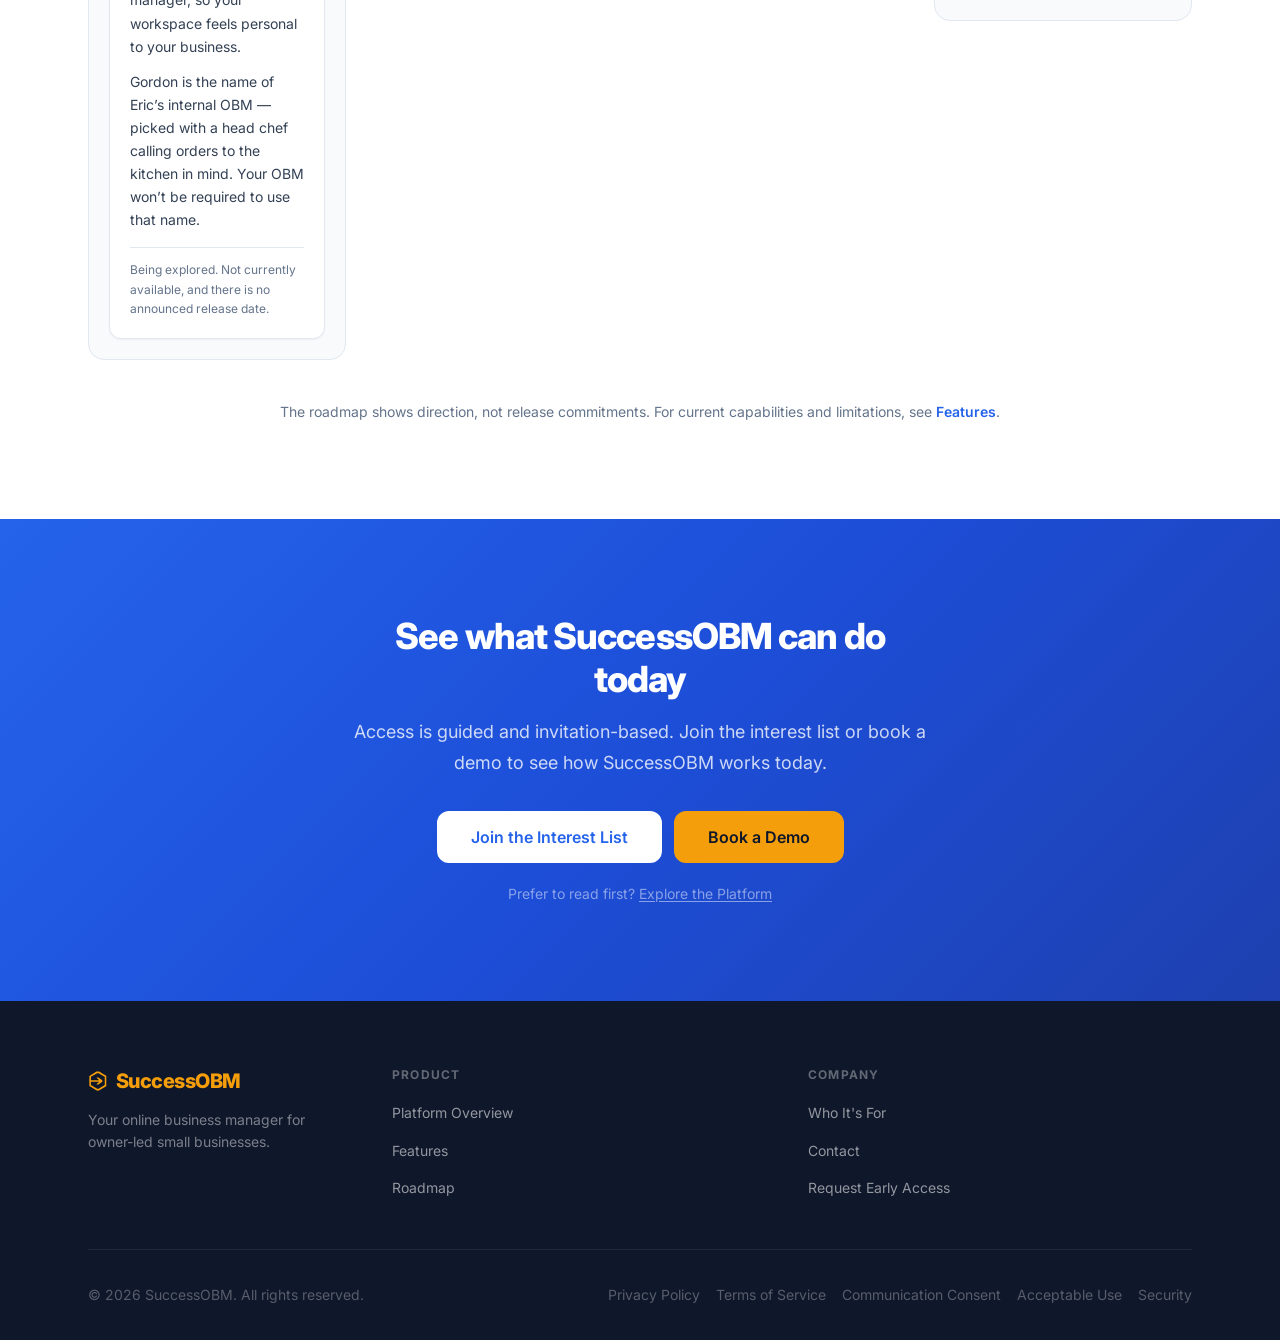
<file: roadmap/index.html>
<!DOCTYPE html>
<html lang="en">
<head>
  <meta charset="UTF-8">
  <meta name="viewport" content="width=device-width, initial-scale=1.0">

  <title>SuccessOBM Roadmap | What We&rsquo;re Exploring and Building</title>
  <meta name="description" content="See what SuccessOBM is exploring, what we&rsquo;re building, and what has been completed. Roadmap items may change as the product and customer needs evolve.">
  <meta name="robots" content="index, follow">
  <link rel="canonical" href="https://successobm.com/roadmap/">

  <meta property="og:type"        content="website">
  <meta property="og:site_name"   content="SuccessOBM">
  <meta property="og:url"         content="https://successobm.com/roadmap/">
  <meta property="og:title"       content="SuccessOBM Roadmap | What We&rsquo;re Exploring and Building">
  <meta property="og:description" content="See what SuccessOBM is exploring, what we&rsquo;re building, and what has been completed. Roadmap items may change as the product and customer needs evolve.">
  <meta property="og:locale"      content="en_US">

  <meta name="twitter:card"        content="summary_large_image">
  <meta name="twitter:title"       content="SuccessOBM Roadmap | What We&rsquo;re Exploring and Building">
  <meta name="twitter:description" content="See what SuccessOBM is exploring, what we&rsquo;re building, and what has been completed. Roadmap items may change as the product and customer needs evolve.">

  <script type="application/ld+json">
  {
    "@context": "https://schema.org",
    "@graph": [
      {
        "@type": "WebPage",
        "@id": "https://successobm.com/roadmap/#webpage",
        "url": "https://successobm.com/roadmap/",
        "name": "SuccessOBM Roadmap | What We're Exploring and Building",
        "description": "Public SuccessOBM product roadmap showing items that are being explored, planned, in progress, or complete. Roadmap items may change and are not release commitments.",
        "isPartOf": { "@id": "https://successobm.com/#website" },
        "about": { "@id": "https://successobm.com/#product" }
      }
    ]
  }
  </script>

  <link rel="preconnect" href="https://fonts.googleapis.com">
  <link rel="preconnect" href="https://fonts.gstatic.com" crossorigin>
  <link href="https://fonts.googleapis.com/css2?family=Inter:wght@400;500;600;700;800&display=swap" rel="stylesheet">

  <link rel="stylesheet" href="../css/styles.css?v=b8762c28">

  <style>
    /* Roadmap page (.rm-* prefix) */

    .rm-hero-extra {
      font-size: var(--text-sm);
      color: rgba(255, 255, 255, 0.58);
      line-height: 1.65;
      max-width: 36rem;
      margin-inline: auto;
    }

    /* Links set inside light-on-dark text (hero, CTA note) */
    .rm-inline-link {
      color: inherit;
      text-decoration: underline;
      text-underline-offset: 2px;
    }

    .rm-inline-link:hover {
      color: var(--c-white);
    }

    /* Status badge — one modifier per roadmap status */
    .rm-badge {
      display: inline-flex;
      align-items: center;
      gap: var(--s-2);
      padding: var(--s-1) var(--s-3);
      border: 1px solid transparent;
      border-radius: var(--r-full);
      font-size: var(--text-xs);
      font-weight: 700;
      letter-spacing: 0.06em;
      text-transform: uppercase;
      line-height: 1.5;
    }

    .rm-badge::before {
      content: '';
      width: 6px;
      height: 6px;
      border-radius: var(--r-full);
      background-color: currentColor;
      flex-shrink: 0;
    }

    .rm-badge--exploring   { background-color: var(--c-gold-light);    border-color: #FDE68A; color: #92400E; }
    .rm-badge--planned     { background-color: var(--c-primary-light); border-color: #BFDBFE; color: var(--c-primary-deeper); }
    .rm-badge--in-progress { background-color: #E0E7FF;                border-color: #C7D2FE; color: #3730A3; }
    .rm-badge--complete    { background-color: #ECFDF5;                border-color: #A7F3D0; color: #065F46; }

    /* Status definitions */
    .rm-legend {
      display: grid;
      grid-template-columns: 1fr;
      gap: var(--s-5);
    }

    @media (min-width: 640px) {
      .rm-legend { grid-template-columns: repeat(2, 1fr); }
    }

    @media (min-width: 1024px) {
      .rm-legend { grid-template-columns: repeat(4, 1fr); }
    }

    .rm-legend__item {
      padding: var(--s-6);
      background-color: var(--c-white);
      border: 1px solid var(--c-border);
      border-radius: var(--r-xl);
    }

    .rm-legend__item dt {
      margin-bottom: var(--s-3);
    }

    .rm-legend__item dd {
      font-size: var(--text-sm);
      color: var(--c-text-muted);
      line-height: 1.65;
    }

    /* Roadmap board — one column per status */
    .rm-board {
      display: grid;
      grid-template-columns: 1fr;
      gap: var(--s-6);
      align-items: start;
    }

    @media (min-width: 640px) {
      .rm-board { grid-template-columns: repeat(2, 1fr); }
    }

    @media (min-width: 1024px) {
      .rm-board { grid-template-columns: repeat(4, 1fr); }
    }

    .rm-column {
      padding: var(--s-5);
      background-color: var(--c-surface);
      border: 1px solid var(--c-border);
      border-radius: var(--r-xl);
    }

    .rm-column__title {
      margin-bottom: var(--s-4);
      font-size: var(--text-base);
    }

    .rm-list {
      display: flex;
      flex-direction: column;
      gap: var(--s-4);
      list-style: none;
    }

    .rm-card {
      padding: var(--s-5);
      background-color: var(--c-white);
      border: 1px solid var(--c-border);
      border-radius: var(--r-lg);
      box-shadow: var(--shadow-sm);
    }

    .rm-card__title {
      font-size: var(--text-base);
      font-weight: 700;
      color: var(--c-text);
      line-height: 1.35;
      margin-bottom: var(--s-2);
    }

    .rm-card__body {
      font-size: var(--text-sm);
      color: var(--c-text-body);
      line-height: 1.65;
    }

    .rm-card__body + .rm-card__body {
      margin-top: var(--s-3);
    }

    .rm-card__status {
      margin-top: var(--s-4);
      padding-top: var(--s-3);
      border-top: 1px solid var(--c-border);
      font-size: var(--text-xs);
      color: var(--c-text-muted);
      line-height: 1.6;
    }

    .rm-empty {
      padding: var(--s-5);
      border: 1px dashed var(--c-border);
      border-radius: var(--r-lg);
      font-size: var(--text-sm);
      color: var(--c-text-muted);
      line-height: 1.6;
    }

    .rm-empty a,
    .rm-board-note a {
      color: var(--c-primary);
      font-weight: 600;
    }

    .rm-board-note {
      margin-top: var(--s-10);
      text-align: center;
      font-size: var(--text-sm);
      color: var(--c-text-muted);
      line-height: 1.65;
    }
  </style>
</head>
<body>

  <a class="skip-link" href="#main-content">Skip to main content</a>

  <header class="site-header" role="banner">
    <nav class="nav container" aria-label="Main navigation">
      <a href="/" class="nav__logo" aria-label="SuccessOBM — go to homepage">
        <svg class="nav__logo-icon" xmlns="http://www.w3.org/2000/svg" viewBox="98 72 122 137" aria-hidden="true" focusable="false">
          <path fill="currentColor" d="M164.08,80.65l3.98,1.11c14.44,8.84,28.86,17.67,43.26,26.48l.69,1.75v60.94l-.68,1.75-44.98,27.75c-3.71.82-10.62,1.42-14.09-.03l-45.69-28.25c-.51-20.93-.52-42.63-.01-63.58l43.95-26.81,3.98-1.1h9.59ZM167.05,145.61c-4.42-.01-8.16-.25-12.38-.29l-38.52-.4.02,20.93,39.08,23.59c3.01.23,5.64.26,8.59-.03l38.57-23.69v-51.09s-38.41-22.59-38.41-22.59l-9.06-.13-38.18,22.67-.31,20.8,50.54-.06-16.31-16.72,12.6-.04,23.98,16.66-.04,9.84-24.3,16.86c-4.16-.2-7.86.43-12.13-.38,5.96-6.66,10.46-9.46,16.27-15.95Z"/>
        </svg>
        <span class="nav__logo-text">SuccessOBM</span>
      </a>
      <button class="nav__toggle" aria-expanded="false" aria-controls="nav-menu" aria-label="Toggle navigation menu">
        <span class="nav__toggle-bar"></span>
        <span class="nav__toggle-bar"></span>
        <span class="nav__toggle-bar"></span>
      </button>
      <div class="nav__menu" id="nav-menu">
        <ul class="nav__list" role="list">
          <li><a href="/platform" class="nav__link">Platform</a></li>
          <li><a href="/features" class="nav__link">Features</a></li>
          <li><a href="/who-its-for" class="nav__link">Who It&rsquo;s For</a></li>
          <li><a href="/waitlist/" class="nav__link">Early Access</a></li>
          <li><a href="/contact" class="nav__link">Contact</a></li>
        </ul>
        <div class="nav__actions">
          <a href="https://app.successobm.com/login" class="btn btn--ghost">Log In</a>
          <a href="/waitlist/" class="btn btn--primary">Request Early Access</a>
        </div>
      </div>
    </nav>
  </header>


  <main id="main-content">

    <!-- 1. Hero -->
    <section class="hero" id="hero" aria-labelledby="hero-heading">
      <div class="hero__bg" aria-hidden="true"></div>
      <div class="container hero__inner">

        <div class="hero__badge">Product Roadmap</div>

        <h1 class="hero__headline" id="hero-heading">
          Where SuccessOBM is headed
        </h1>

        <p class="hero__subheadline">
          See what we&rsquo;re exploring, what we&rsquo;re building, and what has been completed.
        </p>

        <p class="rm-hero-extra">
          Roadmap items may change as the product and our customers&rsquo; needs evolve. For what SuccessOBM does today, see <a href="/features" class="rm-inline-link">Features</a>.
        </p>

      </div>
    </section>


    <!-- 2. Status definitions -->
    <section class="section section--surface" id="statuses" aria-labelledby="statuses-heading">
      <div class="container">
        <div class="section-header section-header--centered">
          <p class="section-eyebrow">How to read the roadmap</p>
          <h2 class="section-title" id="statuses-heading">What each status means</h2>
        </div>
        <dl class="rm-legend">
          <div class="rm-legend__item">
            <dt><span class="rm-badge rm-badge--exploring">Exploring</span></dt>
            <dd>Ideas we&rsquo;re evaluating. They aren&rsquo;t committed or scheduled.</dd>
          </div>
          <div class="rm-legend__item">
            <dt><span class="rm-badge rm-badge--planned">Planned</span></dt>
            <dd>Approved direction that isn&rsquo;t in active development yet and has no promised release date.</dd>
          </div>
          <div class="rm-legend__item">
            <dt><span class="rm-badge rm-badge--in-progress">In Progress</span></dt>
            <dd>Currently being worked on, but not yet generally available.</dd>
          </div>
          <div class="rm-legend__item">
            <dt><span class="rm-badge rm-badge--complete">Complete</span></dt>
            <dd>Finished capabilities, available within their documented access and workspace limitations.</dd>
          </div>
        </dl>
      </div>
    </section>


    <!-- 3. Roadmap board
         Each status column uses the same .rm-list / .rm-card markup.
         To move an item, cut its <li class="rm-card"> into the target
         column's .rm-list. When a column gains its first item, remove its
         .rm-empty paragraph; when a column loses its last item, restore it. -->
    <section class="section section--light" id="roadmap" aria-labelledby="roadmap-heading">
      <div class="container">
        <div class="section-header section-header--centered">
          <p class="section-eyebrow">Roadmap</p>
          <h2 class="section-title" id="roadmap-heading">The SuccessOBM roadmap</h2>
          <p class="section-lead">This public roadmap is intentionally selective. It highlights items we&rsquo;re ready to share, not everything we&rsquo;re working on.</p>
        </div>

        <div class="rm-board">

          <section class="rm-column" id="exploring" aria-labelledby="exploring-heading">
            <h3 class="rm-column__title" id="exploring-heading"><span class="rm-badge rm-badge--exploring">Exploring</span></h3>
            <ul class="rm-list" role="list">
              <li class="rm-card">
                <h4 class="rm-card__title">Name Your OBM</h4>
                <p class="rm-card__body">
                  We&rsquo;re exploring a way for you to choose a name for your own online business manager, so your workspace feels personal to your business.
                </p>
                <p class="rm-card__body">
                  Gordon is the name of Eric&rsquo;s internal OBM &mdash; picked with a head chef calling orders to the kitchen in mind. Your OBM won&rsquo;t be required to use that name.
                </p>
                <p class="rm-card__status">Being explored. Not currently available, and there is no announced release date.</p>
              </li>
            </ul>
          </section>

          <section class="rm-column" id="planned" aria-labelledby="planned-heading">
            <h3 class="rm-column__title" id="planned-heading"><span class="rm-badge rm-badge--planned">Planned</span></h3>
            <ul class="rm-list" role="list"></ul>
            <p class="rm-empty">No public roadmap items are listed here yet.</p>
          </section>

          <section class="rm-column" id="in-progress" aria-labelledby="in-progress-heading">
            <h3 class="rm-column__title" id="in-progress-heading"><span class="rm-badge rm-badge--in-progress">In Progress</span></h3>
            <ul class="rm-list" role="list"></ul>
            <p class="rm-empty">No public roadmap items are listed here yet.</p>
          </section>

          <section class="rm-column" id="complete" aria-labelledby="complete-heading">
            <h3 class="rm-column__title" id="complete-heading"><span class="rm-badge rm-badge--complete">Complete</span></h3>
            <ul class="rm-list" role="list"></ul>
            <p class="rm-empty">Completed roadmap entries will appear here as items move through the roadmap.</p>
          </section>

        </div>

        <p class="rm-board-note">
          The roadmap shows direction, not release commitments. For current capabilities and limitations, see <a href="/features">Features</a>.
        </p>
      </div>
    </section>


    <!-- 4. CTA -->
    <section class="cta-section" id="get-started" aria-labelledby="cta-heading">
      <div class="container cta-section__inner">
        <h2 class="cta-section__title" id="cta-heading">
          See what SuccessOBM can do today
        </h2>
        <p class="cta-section__body">
          Access is guided and invitation-based. Join the interest list or book a demo to see how SuccessOBM works today.
        </p>
        <div class="cta-section__actions">
          <a href="/waitlist/" class="btn btn--white btn--lg">Join the Interest List</a>
          <a href="/contact" class="btn btn--gold btn--lg">Book a Demo</a>
        </div>
        <p class="cta-section__note">
          Prefer to read first? <a href="/platform" class="rm-inline-link">Explore the Platform</a>
        </p>
      </div>
    </section>

  </main>


  <footer class="site-footer" role="contentinfo">
    <div class="container">
      <div class="footer__top">
        <div class="footer__brand">
          <a href="/" class="footer__logo" aria-label="SuccessOBM — go to homepage">
            <svg class="footer__logo-icon" xmlns="http://www.w3.org/2000/svg" viewBox="98 72 122 137" aria-hidden="true" focusable="false">
              <path fill="currentColor" d="M164.08,80.65l3.98,1.11c14.44,8.84,28.86,17.67,43.26,26.48l.69,1.75v60.94l-.68,1.75-44.98,27.75c-3.71.82-10.62,1.42-14.09-.03l-45.69-28.25c-.51-20.93-.52-42.63-.01-63.58l43.95-26.81,3.98-1.1h9.59ZM167.05,145.61c-4.42-.01-8.16-.25-12.38-.29l-38.52-.4.02,20.93,39.08,23.59c3.01.23,5.64.26,8.59-.03l38.57-23.69v-51.09s-38.41-22.59-38.41-22.59l-9.06-.13-38.18,22.67-.31,20.8,50.54-.06-16.31-16.72,12.6-.04,23.98,16.66-.04,9.84-24.3,16.86c-4.16-.2-7.86.43-12.13-.38,5.96-6.66,10.46-9.46,16.27-15.95Z"/>
            </svg>
            <span class="footer__logo-text">SuccessOBM</span>
          </a>
          <p class="footer__tagline">Your online business manager for owner-led small businesses.</p>
        </div>
        <nav class="footer__nav" aria-label="Footer navigation">
          <div class="footer__col">
            <h4 class="footer__col-title">Product</h4>
            <ul role="list">
              <li><a href="/platform">Platform Overview</a></li>
              <li><a href="/features">Features</a></li>
              <li><a href="/roadmap/" aria-current="page">Roadmap</a></li>
            </ul>
          </div>
          <div class="footer__col">
            <h4 class="footer__col-title">Company</h4>
            <ul role="list">
              <li><a href="/who-its-for">Who It's For</a></li>
              <li><a href="/contact">Contact</a></li>
              <li><a href="/waitlist/">Request Early Access</a></li>
            </ul>
          </div>
        </nav>
      </div>
      <div class="footer__bottom">
        <p class="footer__legal">&copy; <span id="current-year">2026</span> SuccessOBM. All rights reserved.</p>
        <ul class="footer__legal-links" role="list">
          <li><a href="/privacy">Privacy Policy</a></li>
          <li><a href="/terms">Terms of Service</a></li>
          <li><a href="/communication-policy">Communication Consent</a></li>
          <li><a href="/acceptable-use">Acceptable Use</a></li>
          <li><a href="/security">Security</a></li>
        </ul>
      </div>
    </div>
  </footer>

  <script src="../js/main.js"></script>
</body>
</html>
</file>
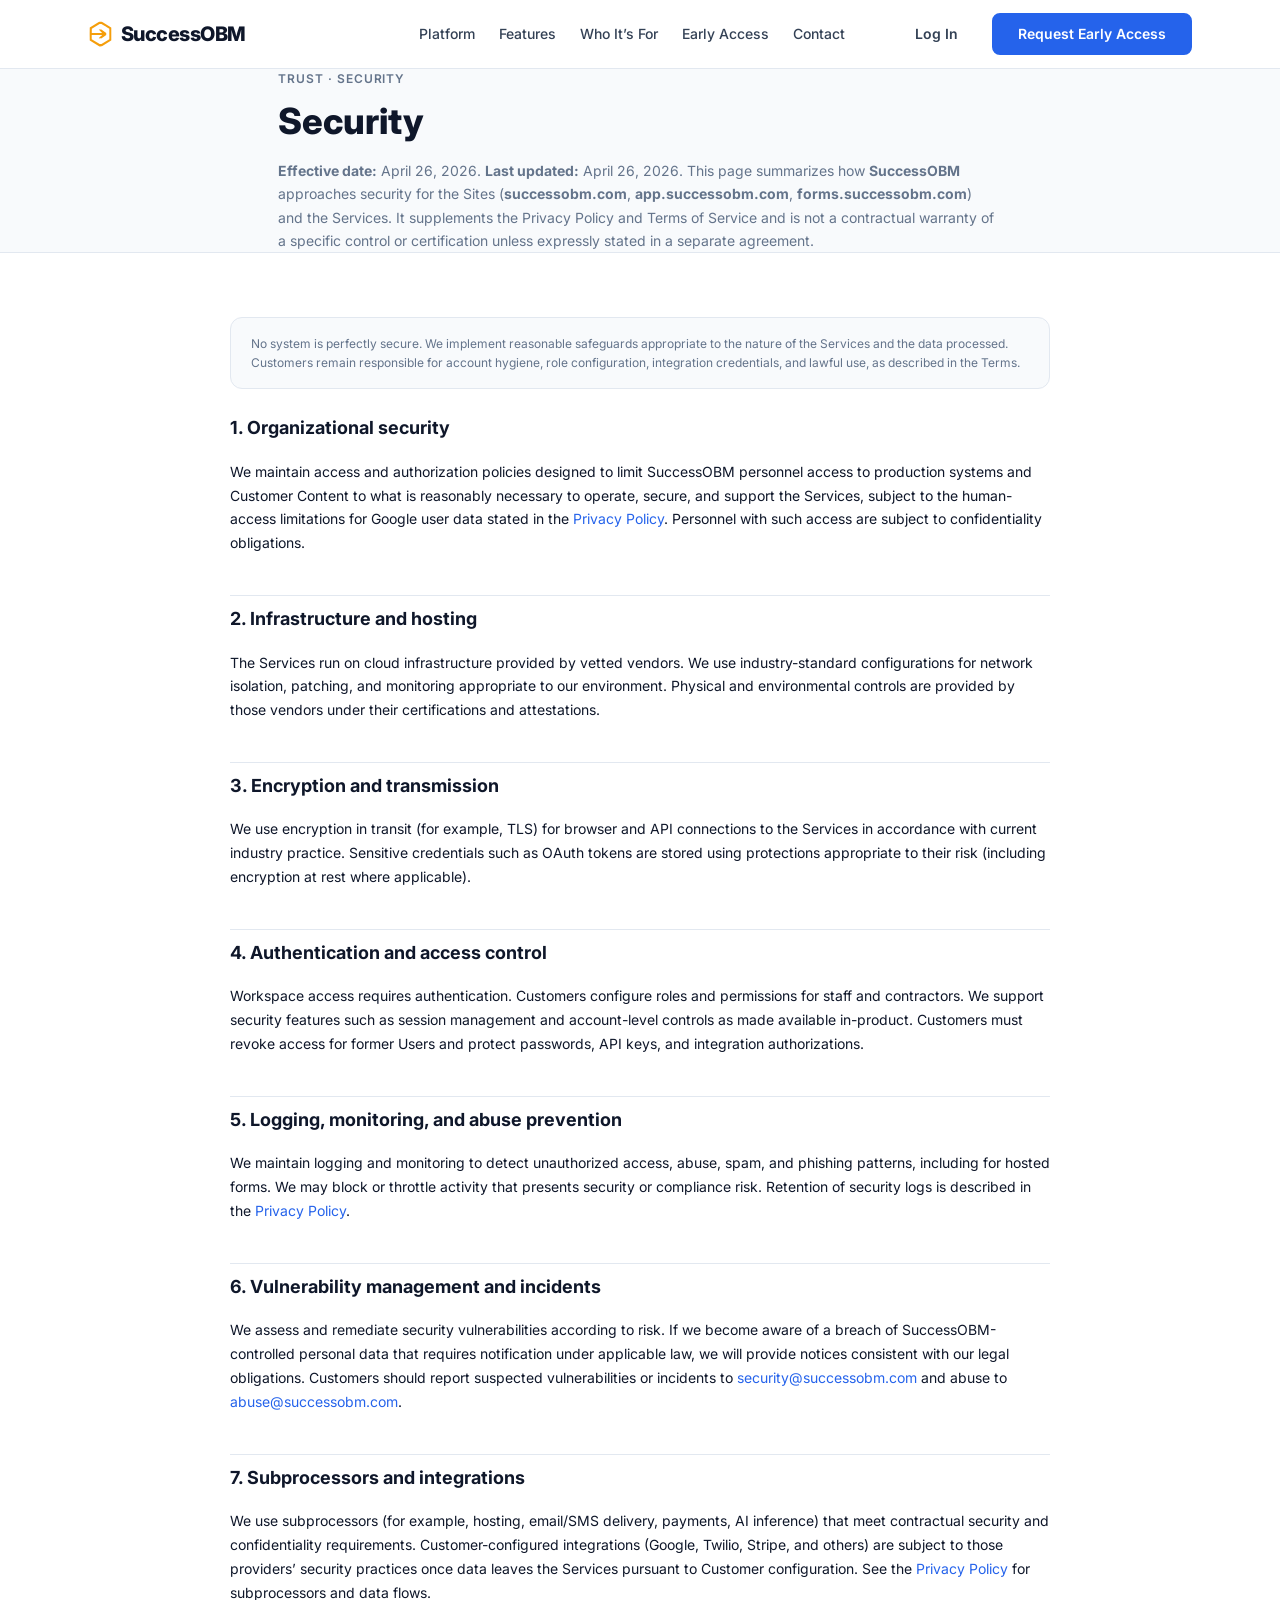
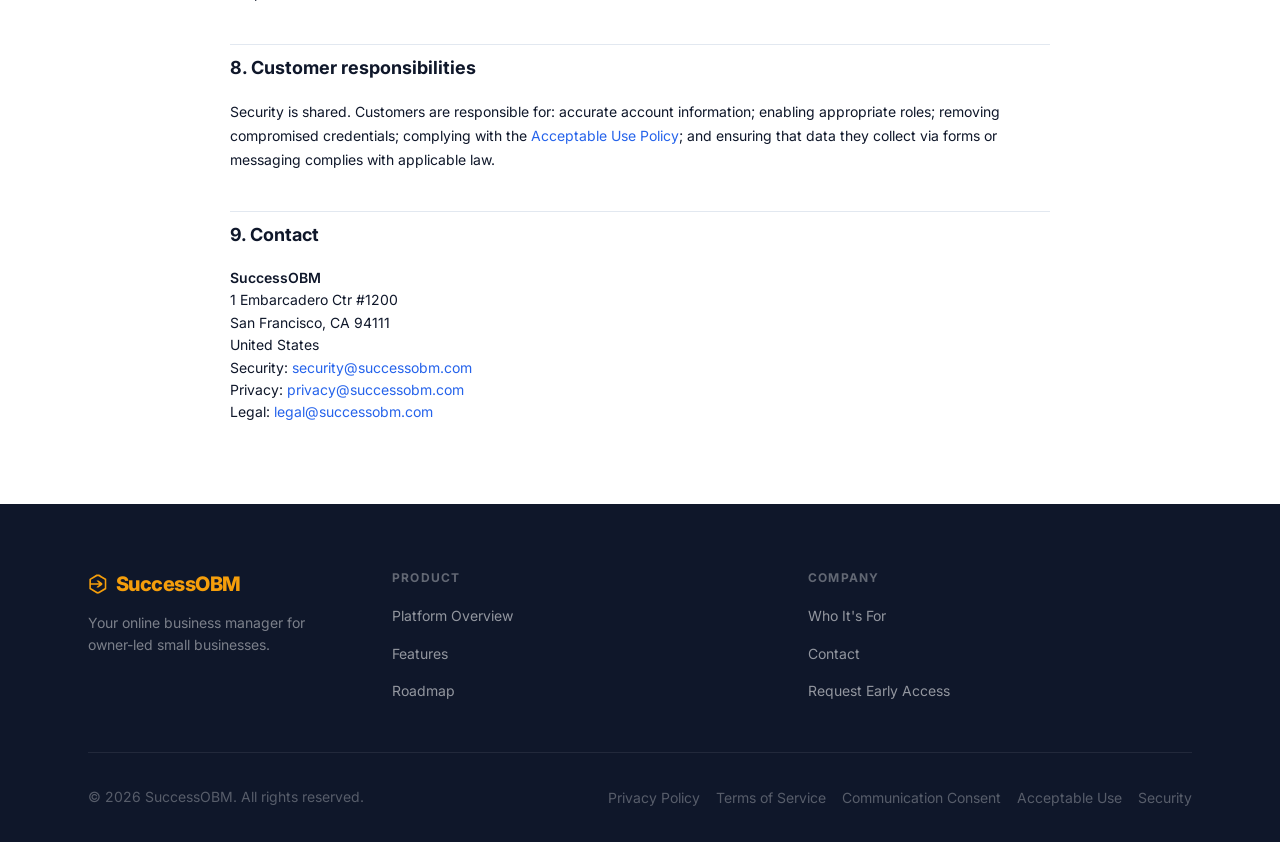
<file: security/index.html>
<!DOCTYPE html>
<html lang="en">
<head>
  <meta charset="UTF-8">
  <meta name="viewport" content="width=device-width, initial-scale=1.0">
  <title>Security | SuccessOBM</title>
  <meta name="description" content="Security practices for SuccessOBM — successobm.com, app.successobm.com, and forms.successobm.com.">
  <meta name="robots" content="index, follow">
  <link rel="canonical" href="https://successobm.com/security">

  <meta property="og:type" content="website">
  <meta property="og:site_name" content="SuccessOBM">
  <meta property="og:url" content="https://successobm.com/security">
  <meta property="og:title" content="Security | SuccessOBM">
  <meta property="og:description" content="How SuccessOBM protects the platform, customer data, and integrations.">

  <link rel="preconnect" href="https://fonts.googleapis.com">
  <link rel="preconnect" href="https://fonts.gstatic.com" crossorigin>
  <link href="https://fonts.googleapis.com/css2?family=Inter:wght@400;500;600;700;800&display=swap" rel="stylesheet">
  <link rel="stylesheet" href="../css/styles.css?v=b8762c28">

  <style>
    .legal-hero { padding-block: var(--s-14) var(--s-8); background: var(--c-surface); border-bottom: 1px solid var(--c-border); }
    .legal-hero__inner { max-width: 820px; }
    .legal-hero__meta { font-size: var(--text-xs); font-weight: 600; letter-spacing: 0.08em; text-transform: uppercase; color: var(--c-text-muted); margin-bottom: var(--s-3); }
    .legal-hero h1 { font-size: clamp(1.75rem, 4vw, 2.25rem); font-weight: 800; color: var(--c-text); margin: 0 0 var(--s-4); line-height: 1.2; }
    .legal-hero__lead { font-size: var(--text-sm); color: var(--c-text-muted); line-height: 1.65; margin: 0; max-width: 720px; }
    .legal-wrap { padding-block: var(--s-10) var(--s-16); background: var(--c-white); }
    .legal-doc { max-width: 820px; margin-inline: auto; font-size: var(--text-sm); color: var(--c-text); line-height: 1.7; }
    .legal-doc h2 { font-size: var(--text-lg); font-weight: 700; color: var(--c-text); margin: var(--s-10) 0 var(--s-4); padding-top: var(--s-2); border-top: 1px solid var(--c-border); }
    .legal-doc h2:first-of-type { border-top: none; margin-top: 0; padding-top: 0; }
    .legal-doc h3 { font-size: var(--text-base); font-weight: 650; margin: var(--s-8) 0 var(--s-3); color: var(--c-text); }
    .legal-doc p { margin: 0 0 var(--s-4); }
    .legal-doc ul, .legal-doc ol { margin: 0 0 var(--s-4); padding-left: 1.35rem; }
    .legal-doc li { margin-bottom: var(--s-2); }
    .legal-doc li:last-child { margin-bottom: 0; }
    .legal-doc strong { font-weight: 600; }
    .legal-doc a { color: var(--c-primary); text-underline-offset: 2px; }
    .legal-doc .legal-note { background: var(--c-surface); border: 1px solid var(--c-border); border-radius: var(--r-lg); padding: var(--s-4) var(--s-5); margin: var(--s-6) 0; font-size: var(--text-xs); color: var(--c-text-muted); line-height: 1.6; }
    .legal-doc .legal-address { font-style: normal; line-height: 1.6; }
  </style>
</head>
<body>

  <a class="skip-link" href="#main-content">Skip to main content</a>

  <header class="site-header" role="banner">
    <nav class="nav container" aria-label="Main navigation">
      <a href="/" class="nav__logo" aria-label="SuccessOBM — go to homepage">
        <svg class="nav__logo-icon" xmlns="http://www.w3.org/2000/svg" viewBox="98 72 122 137" aria-hidden="true" focusable="false">
          <path fill="currentColor" d="M164.08,80.65l3.98,1.11c14.44,8.84,28.86,17.67,43.26,26.48l.69,1.75v60.94l-.68,1.75-44.98,27.75c-3.71.82-10.62,1.42-14.09-.03l-45.69-28.25c-.51-20.93-.52-42.63-.01-63.58l43.95-26.81,3.98-1.1h9.59ZM167.05,145.61c-4.42-.01-8.16-.25-12.38-.29l-38.52-.4.02,20.93,39.08,23.59c3.01.23,5.64.26,8.59-.03l38.57-23.69v-51.09s-38.41-22.59-38.41-22.59l-9.06-.13-38.18,22.67-.31,20.8,50.54-.06-16.31-16.72,12.6-.04,23.98,16.66-.04,9.84-24.3,16.86c-4.16-.2-7.86.43-12.13-.38,5.96-6.66,10.46-9.46,16.27-15.95Z"/>
        </svg>
        <span class="nav__logo-text">SuccessOBM</span>
      </a>
      <button class="nav__toggle" aria-expanded="false" aria-controls="nav-menu" aria-label="Toggle navigation menu">
        <span class="nav__toggle-bar"></span>
        <span class="nav__toggle-bar"></span>
        <span class="nav__toggle-bar"></span>
      </button>
      <div class="nav__menu" id="nav-menu">
        <ul class="nav__list" role="list">
          <li><a href="/platform" class="nav__link">Platform</a></li>
          <li><a href="/features" class="nav__link">Features</a></li>
          <li><a href="/who-its-for" class="nav__link">Who It&rsquo;s For</a></li>
          <li><a href="/waitlist/" class="nav__link">Early Access</a></li>
          <li><a href="/contact" class="nav__link">Contact</a></li>
        </ul>
        <div class="nav__actions">
          <a href="https://app.successobm.com/login" class="btn btn--ghost">Log In</a>
          <a href="/waitlist/" class="btn btn--primary">Request Early Access</a>
        </div>
      </div>
    </nav>
  </header>

  <main id="main-content">
    <div class="legal-hero">
      <div class="container legal-hero__inner">
        <p class="legal-hero__meta">Trust &middot; Security</p>
        <h1>Security</h1>
        <p class="legal-hero__lead"><strong>Effective date:</strong> April 26, 2026. <strong>Last updated:</strong> April 26, 2026. This page summarizes how <strong>SuccessOBM</strong> approaches security for the Sites (<strong>successobm.com</strong>, <strong>app.successobm.com</strong>, <strong>forms.successobm.com</strong>) and the Services. It supplements the <a href="/privacy">Privacy Policy</a> and <a href="/terms">Terms of Service</a> and is not a contractual warranty of a specific control or certification unless expressly stated in a separate agreement.</p>
      </div>
    </div>

    <div class="legal-wrap">
      <div class="container">
        <article class="legal-doc" aria-label="Security overview">

          <p class="legal-note">No system is perfectly secure. We implement reasonable safeguards appropriate to the nature of the Services and the data processed. Customers remain responsible for account hygiene, role configuration, integration credentials, and lawful use, as described in the Terms.</p>

          <h2>1. Organizational security</h2>
          <p>We maintain access and authorization policies designed to limit SuccessOBM personnel access to production systems and Customer Content to what is reasonably necessary to operate, secure, and support the Services, subject to the human-access limitations for Google user data stated in the <a href="/privacy">Privacy Policy</a>. Personnel with such access are subject to confidentiality obligations.</p>

          <h2>2. Infrastructure and hosting</h2>
          <p>The Services run on cloud infrastructure provided by vetted vendors. We use industry-standard configurations for network isolation, patching, and monitoring appropriate to our environment. Physical and environmental controls are provided by those vendors under their certifications and attestations.</p>

          <h2>3. Encryption and transmission</h2>
          <p>We use encryption in transit (for example, TLS) for browser and API connections to the Services in accordance with current industry practice. Sensitive credentials such as OAuth tokens are stored using protections appropriate to their risk (including encryption at rest where applicable).</p>

          <h2>4. Authentication and access control</h2>
          <p>Workspace access requires authentication. Customers configure roles and permissions for staff and contractors. We support security features such as session management and account-level controls as made available in-product. Customers must revoke access for former Users and protect passwords, API keys, and integration authorizations.</p>

          <h2>5. Logging, monitoring, and abuse prevention</h2>
          <p>We maintain logging and monitoring to detect unauthorized access, abuse, spam, and phishing patterns, including for hosted forms. We may block or throttle activity that presents security or compliance risk. Retention of security logs is described in the <a href="/privacy">Privacy Policy</a>.</p>

          <h2>6. Vulnerability management and incidents</h2>
          <p>We assess and remediate security vulnerabilities according to risk. If we become aware of a breach of SuccessOBM-controlled personal data that requires notification under applicable law, we will provide notices consistent with our legal obligations. Customers should report suspected vulnerabilities or incidents to <a href="mailto:security@successobm.com">security@successobm.com</a> and abuse to <a href="mailto:abuse@successobm.com">abuse@successobm.com</a>.</p>

          <h2>7. Subprocessors and integrations</h2>
          <p>We use subprocessors (for example, hosting, email/SMS delivery, payments, AI inference) that meet contractual security and confidentiality requirements. Customer-configured integrations (Google, Twilio, Stripe, and others) are subject to those providers&rsquo; security practices once data leaves the Services pursuant to Customer configuration. See the <a href="/privacy">Privacy Policy</a> for subprocessors and data flows.</p>

          <h2>8. Customer responsibilities</h2>
          <p>Security is shared. Customers are responsible for: accurate account information; enabling appropriate roles; removing compromised credentials; complying with the <a href="/acceptable-use">Acceptable Use Policy</a>; and ensuring that data they collect via forms or messaging complies with applicable law.</p>

          <h2>9. Contact</h2>
          <p class="legal-address"><strong>SuccessOBM</strong><br>
          1 Embarcadero Ctr #1200<br>
          San Francisco, CA 94111<br>
          United States<br>
          Security: <a href="mailto:security@successobm.com">security@successobm.com</a><br>
          Privacy: <a href="mailto:privacy@successobm.com">privacy@successobm.com</a><br>
          Legal: <a href="mailto:legal@successobm.com">legal@successobm.com</a></p>

        </article>
      </div>
    </div>
  </main>

  <footer class="site-footer" role="contentinfo">
    <div class="container">
      <div class="footer__top">
        <div class="footer__brand">
          <a href="/" class="footer__logo" aria-label="SuccessOBM — go to homepage">
            <svg class="footer__logo-icon" xmlns="http://www.w3.org/2000/svg" viewBox="98 72 122 137" aria-hidden="true" focusable="false">
              <path fill="currentColor" d="M164.08,80.65l3.98,1.11c14.44,8.84,28.86,17.67,43.26,26.48l.69,1.75v60.94l-.68,1.75-44.98,27.75c-3.71.82-10.62,1.42-14.09-.03l-45.69-28.25c-.51-20.93-.52-42.63-.01-63.58l43.95-26.81,3.98-1.1h9.59ZM167.05,145.61c-4.42-.01-8.16-.25-12.38-.29l-38.52-.4.02,20.93,39.08,23.59c3.01.23,5.64.26,8.59-.03l38.57-23.69v-51.09s-38.41-22.59-38.41-22.59l-9.06-.13-38.18,22.67-.31,20.8,50.54-.06-16.31-16.72,12.6-.04,23.98,16.66-.04,9.84-24.3,16.86c-4.16-.2-7.86.43-12.13-.38,5.96-6.66,10.46-9.46,16.27-15.95Z"/>
            </svg>
            <span class="footer__logo-text">SuccessOBM</span>
          </a>
          <p class="footer__tagline">Your online business manager for owner-led small businesses.</p>
        </div>
        <nav class="footer__nav" aria-label="Footer navigation">
          <div class="footer__col">
            <h4 class="footer__col-title">Product</h4>
            <ul role="list">
              <li><a href="/platform">Platform Overview</a></li>
              <li><a href="/features">Features</a></li>
              <li><a href="/roadmap/">Roadmap</a></li>
            </ul>
          </div>
          <div class="footer__col">
            <h4 class="footer__col-title">Company</h4>
            <ul role="list">
              <li><a href="/who-its-for">Who It's For</a></li>
              <li><a href="/contact">Contact</a></li>
              <li><a href="/waitlist/">Request Early Access</a></li>
            </ul>
          </div>
        </nav>
      </div>
      <div class="footer__bottom">
        <p class="footer__legal">&copy; <span id="current-year">2026</span> SuccessOBM. All rights reserved.</p>
        <ul class="footer__legal-links" role="list">
          <li><a href="/privacy">Privacy Policy</a></li>
          <li><a href="/terms">Terms of Service</a></li>
          <li><a href="/communication-policy">Communication Consent</a></li>
          <li><a href="/acceptable-use">Acceptable Use</a></li>
          <li><a href="/security" aria-current="page">Security</a></li>
        </ul>
      </div>
    </div>
  </footer>

  <script src="../js/main.js"></script>
</body>
</html>
</file>
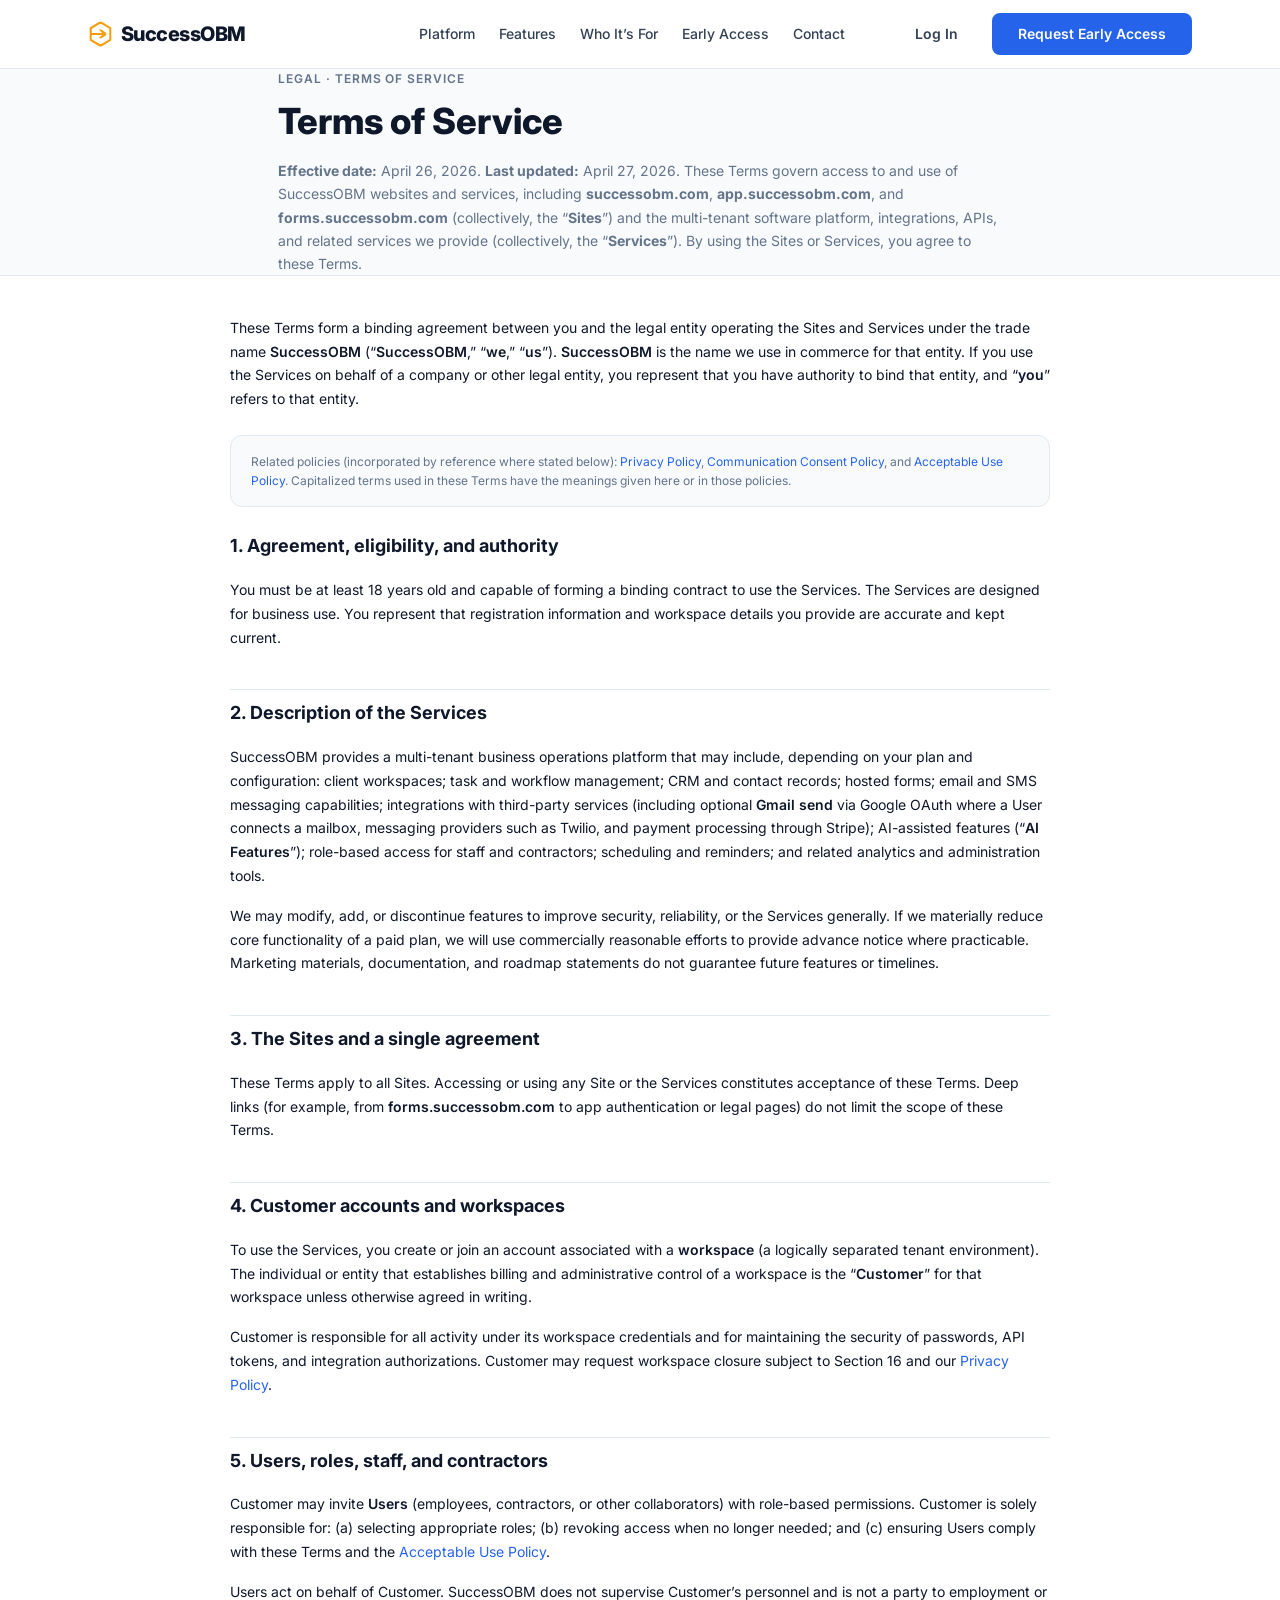
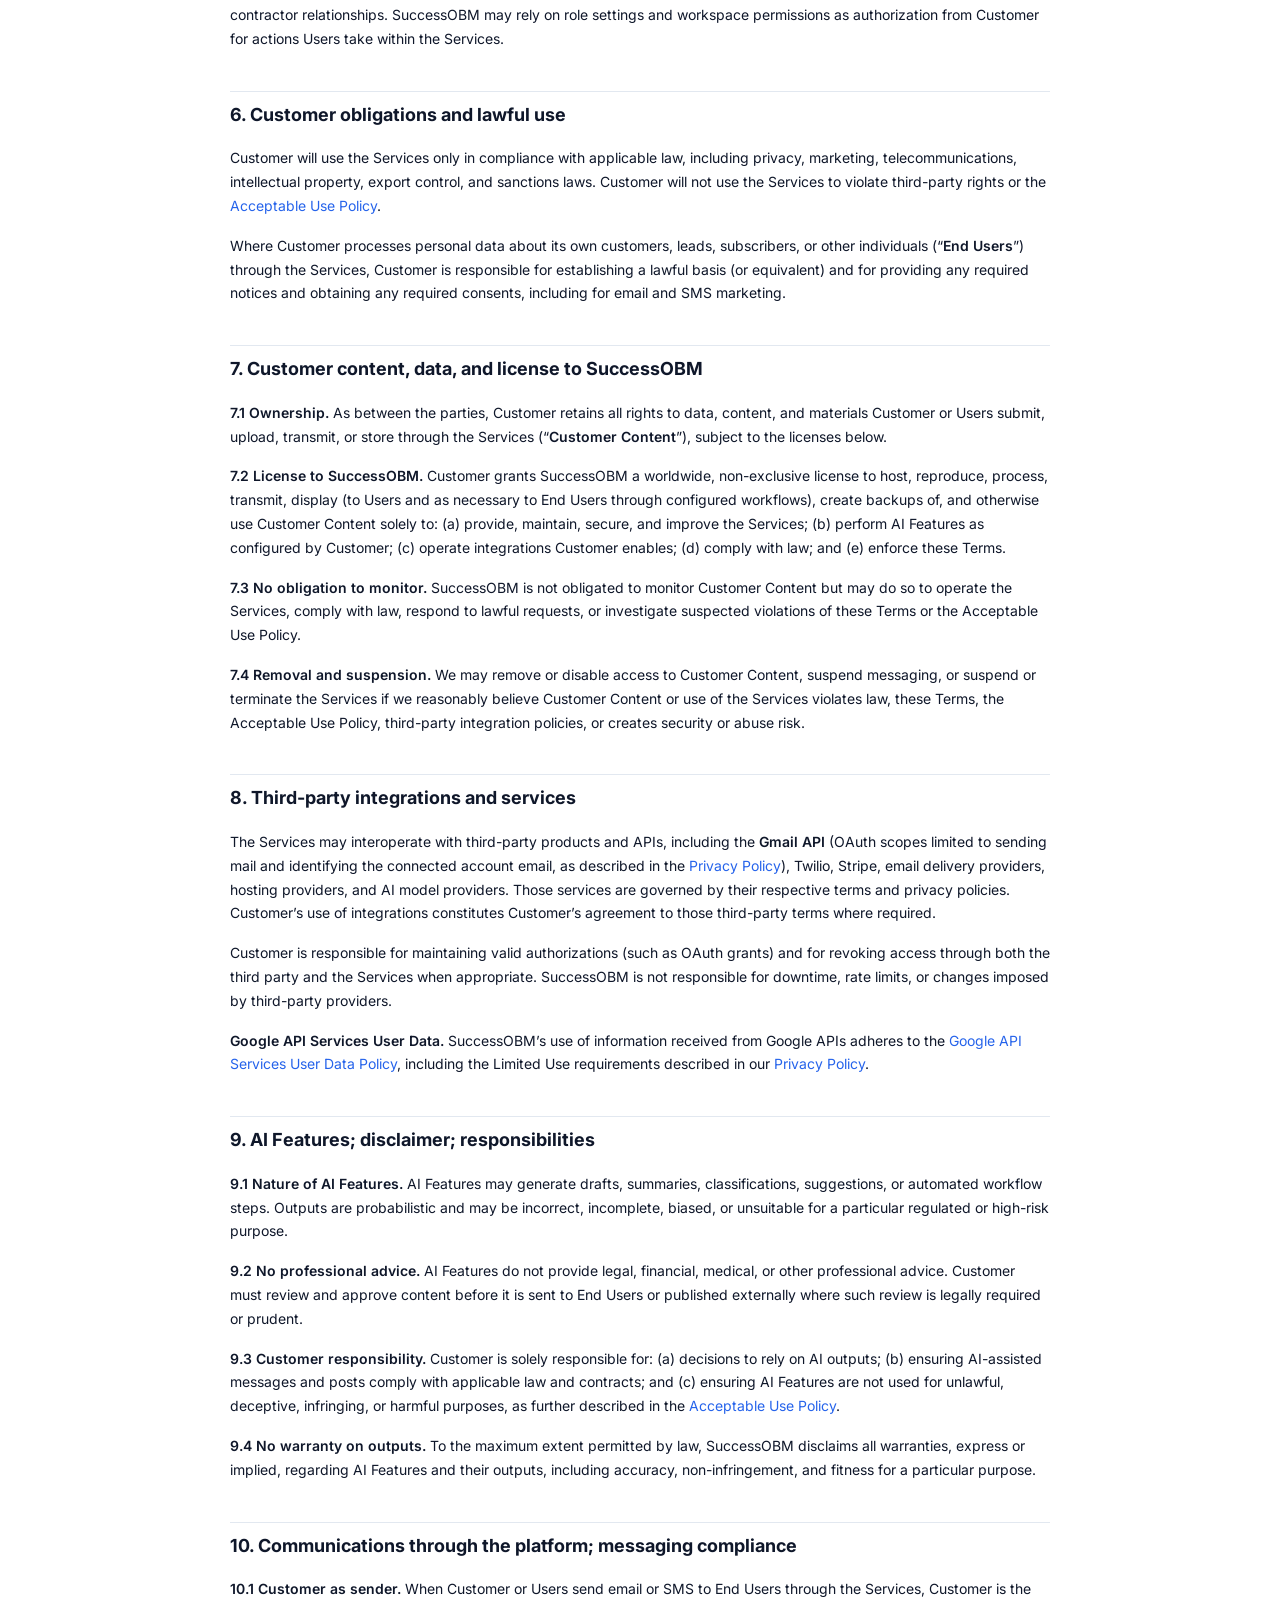
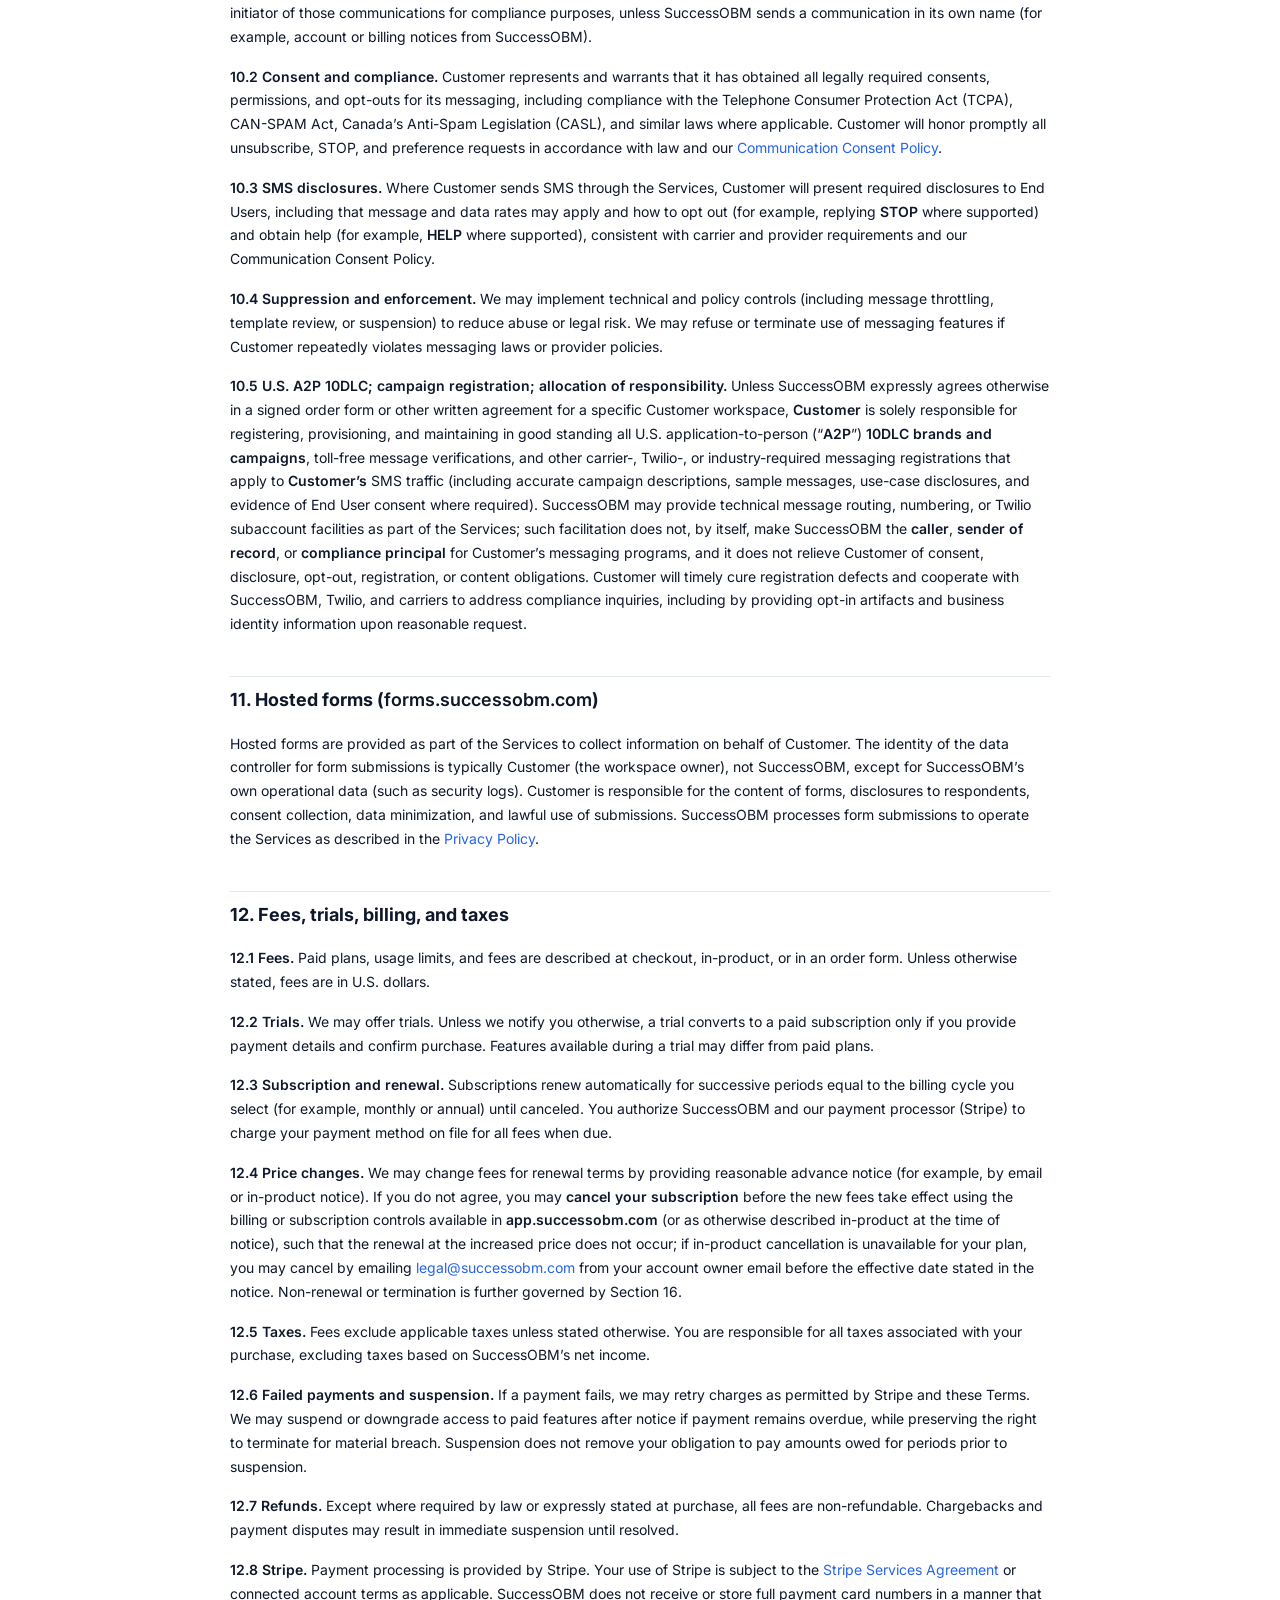
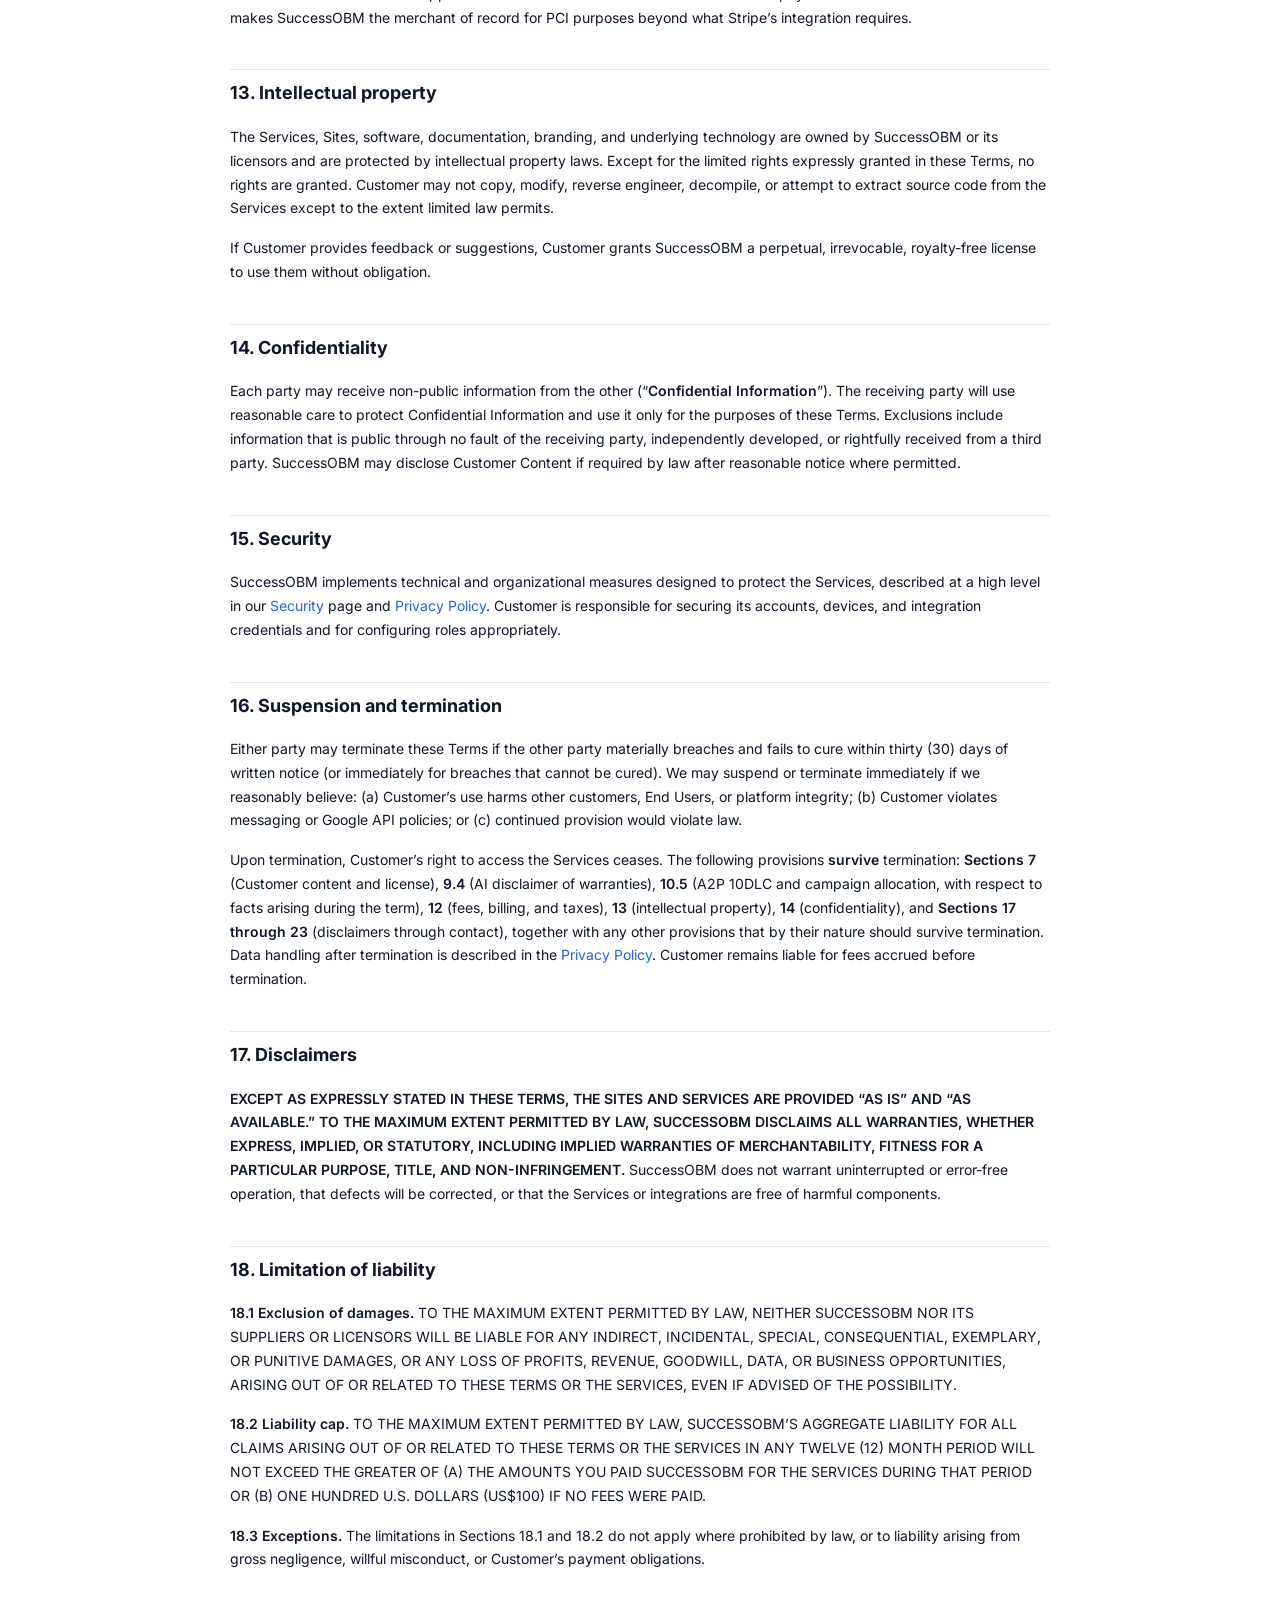
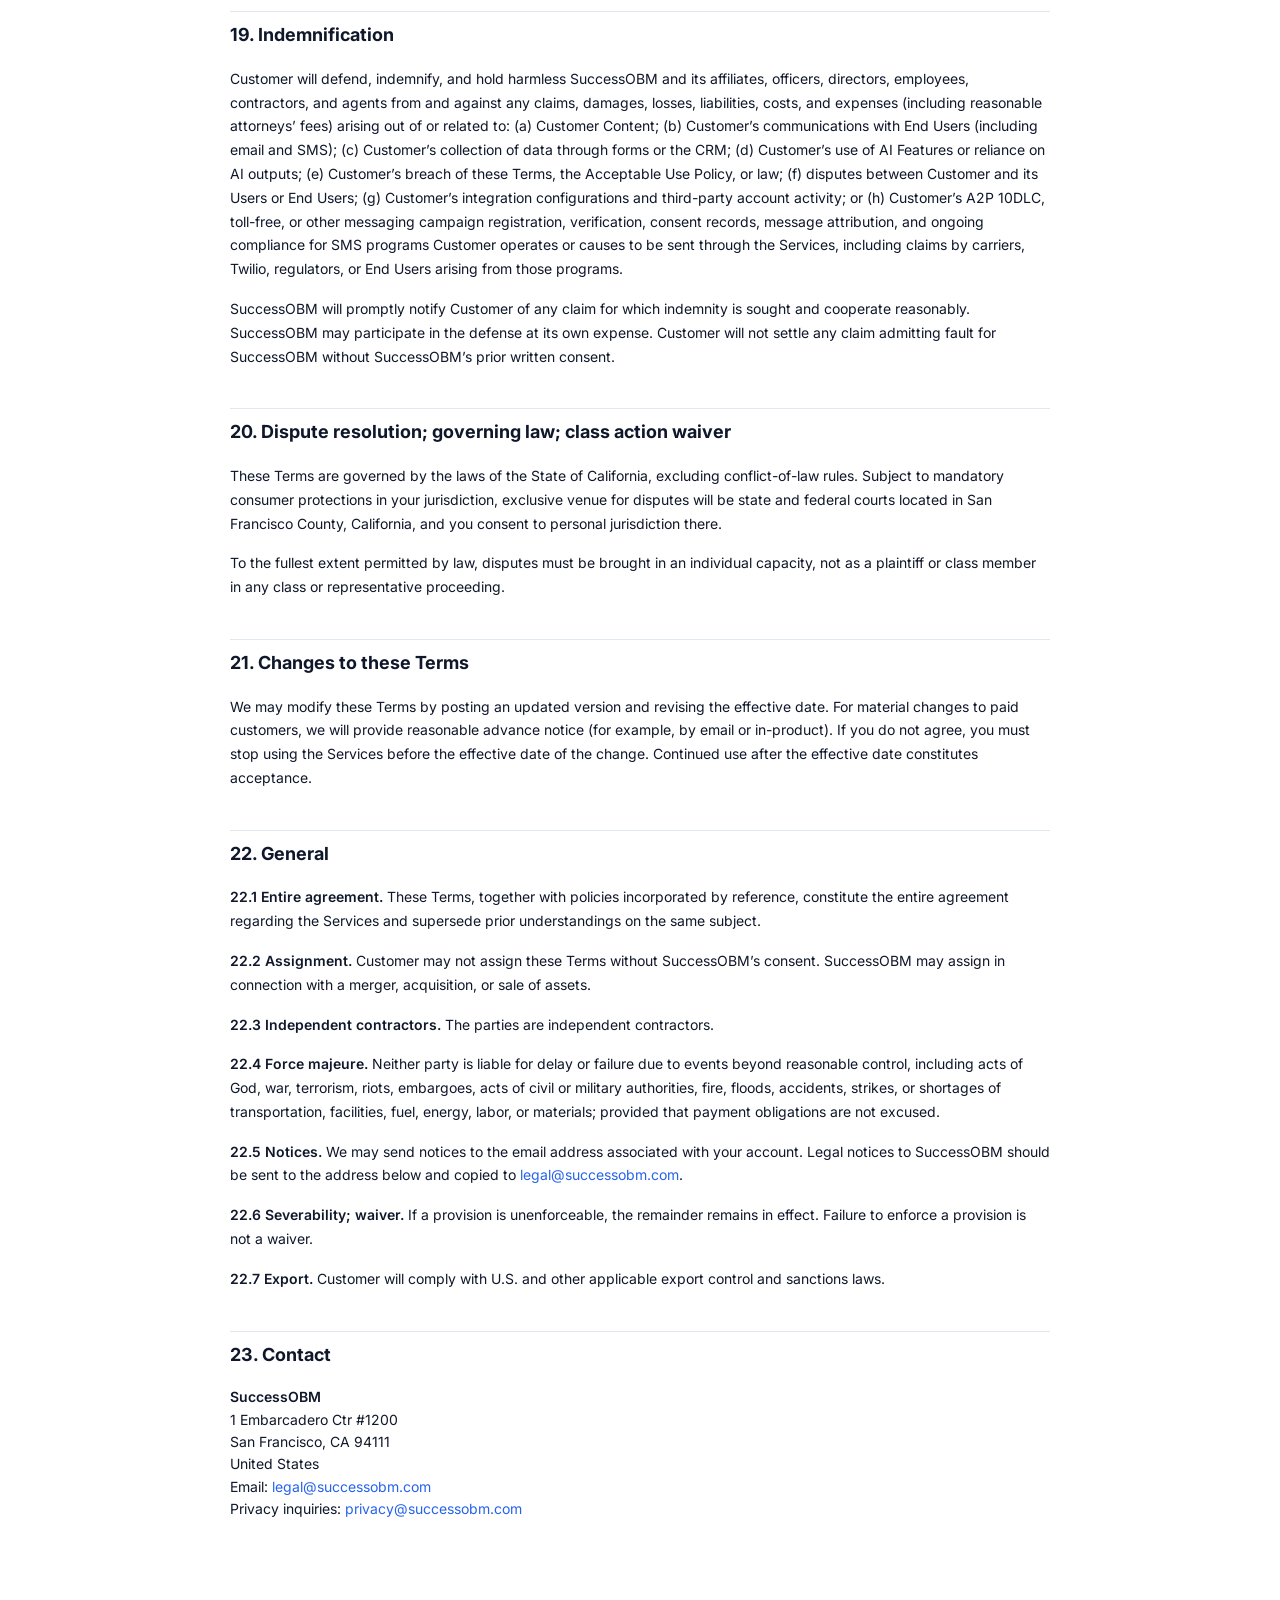
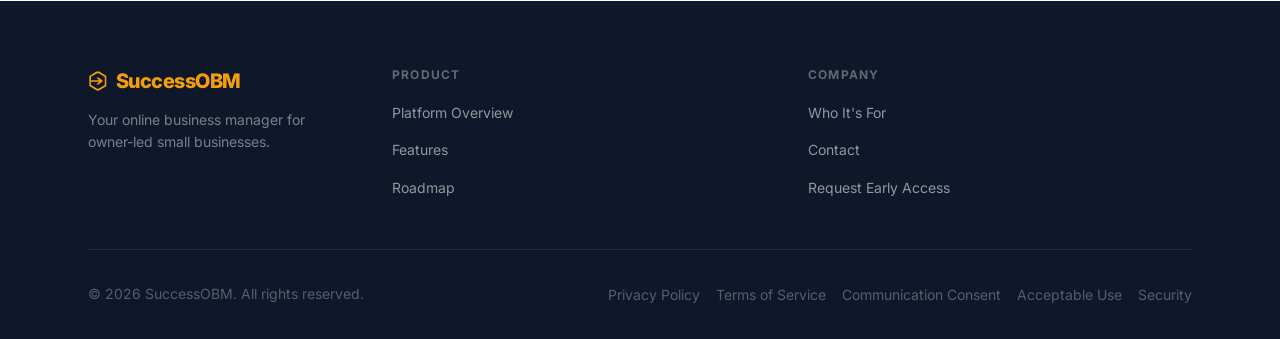
<file: terms/index.html>
<!DOCTYPE html>
<html lang="en">
<head>
  <meta charset="UTF-8">
  <meta name="viewport" content="width=device-width, initial-scale=1.0">
  <title>Terms of Service | SuccessOBM</title>
  <meta name="description" content="Terms of Service for SuccessOBM — successobm.com, app.successobm.com, and forms.successobm.com.">
  <meta name="robots" content="index, follow">
  <link rel="canonical" href="https://successobm.com/terms">

  <meta property="og:type" content="website">
  <meta property="og:site_name" content="SuccessOBM">
  <meta property="og:url" content="https://successobm.com/terms">
  <meta property="og:title" content="Terms of Service | SuccessOBM">
  <meta property="og:description" content="Terms of Service governing use of the SuccessOBM platform and related websites.">

  <link rel="preconnect" href="https://fonts.googleapis.com">
  <link rel="preconnect" href="https://fonts.gstatic.com" crossorigin>
  <link href="https://fonts.googleapis.com/css2?family=Inter:wght@400;500;600;700;800&display=swap" rel="stylesheet">
  <link rel="stylesheet" href="../css/styles.css?v=b8762c28">

  <style>
    .legal-hero { padding-block: var(--s-14) var(--s-8); background: var(--c-surface); border-bottom: 1px solid var(--c-border); }
    .legal-hero__inner { max-width: 820px; }
    .legal-hero__meta { font-size: var(--text-xs); font-weight: 600; letter-spacing: 0.08em; text-transform: uppercase; color: var(--c-text-muted); margin-bottom: var(--s-3); }
    .legal-hero h1 { font-size: clamp(1.75rem, 4vw, 2.25rem); font-weight: 800; color: var(--c-text); margin: 0 0 var(--s-4); line-height: 1.2; }
    .legal-hero__lead { font-size: var(--text-sm); color: var(--c-text-muted); line-height: 1.65; margin: 0; max-width: 720px; }
    .legal-wrap { padding-block: var(--s-10) var(--s-16); background: var(--c-white); }
    .legal-doc { max-width: 820px; margin-inline: auto; font-size: var(--text-sm); color: var(--c-text); line-height: 1.7; }
    .legal-doc h2 { font-size: var(--text-lg); font-weight: 700; color: var(--c-text); margin: var(--s-10) 0 var(--s-4); padding-top: var(--s-2); border-top: 1px solid var(--c-border); }
    .legal-doc h2:first-of-type { border-top: none; margin-top: 0; padding-top: 0; }
    .legal-doc h3 { font-size: var(--text-base); font-weight: 650; margin: var(--s-8) 0 var(--s-3); color: var(--c-text); }
    .legal-doc p { margin: 0 0 var(--s-4); }
    .legal-doc ul, .legal-doc ol { margin: 0 0 var(--s-4); padding-left: 1.35rem; }
    .legal-doc li { margin-bottom: var(--s-2); }
    .legal-doc li:last-child { margin-bottom: 0; }
    .legal-doc strong { font-weight: 600; }
    .legal-doc a { color: var(--c-primary); text-underline-offset: 2px; }
    .legal-doc .legal-note { background: var(--c-surface); border: 1px solid var(--c-border); border-radius: var(--r-lg); padding: var(--s-4) var(--s-5); margin: var(--s-6) 0; font-size: var(--text-xs); color: var(--c-text-muted); line-height: 1.6; }
    .legal-doc .legal-address { font-style: normal; line-height: 1.6; }
  </style>
</head>
<body>

  <a class="skip-link" href="#main-content">Skip to main content</a>

  <header class="site-header" role="banner">
    <nav class="nav container" aria-label="Main navigation">
      <a href="/" class="nav__logo" aria-label="SuccessOBM — go to homepage">
        <svg class="nav__logo-icon" xmlns="http://www.w3.org/2000/svg" viewBox="98 72 122 137" aria-hidden="true" focusable="false">
          <path fill="currentColor" d="M164.08,80.65l3.98,1.11c14.44,8.84,28.86,17.67,43.26,26.48l.69,1.75v60.94l-.68,1.75-44.98,27.75c-3.71.82-10.62,1.42-14.09-.03l-45.69-28.25c-.51-20.93-.52-42.63-.01-63.58l43.95-26.81,3.98-1.1h9.59ZM167.05,145.61c-4.42-.01-8.16-.25-12.38-.29l-38.52-.4.02,20.93,39.08,23.59c3.01.23,5.64.26,8.59-.03l38.57-23.69v-51.09s-38.41-22.59-38.41-22.59l-9.06-.13-38.18,22.67-.31,20.8,50.54-.06-16.31-16.72,12.6-.04,23.98,16.66-.04,9.84-24.3,16.86c-4.16-.2-7.86.43-12.13-.38,5.96-6.66,10.46-9.46,16.27-15.95Z"/>
        </svg>
        <span class="nav__logo-text">SuccessOBM</span>
      </a>
      <button class="nav__toggle" aria-expanded="false" aria-controls="nav-menu" aria-label="Toggle navigation menu">
        <span class="nav__toggle-bar"></span>
        <span class="nav__toggle-bar"></span>
        <span class="nav__toggle-bar"></span>
      </button>
      <div class="nav__menu" id="nav-menu">
        <ul class="nav__list" role="list">
          <li><a href="/platform" class="nav__link">Platform</a></li>
          <li><a href="/features" class="nav__link">Features</a></li>
          <li><a href="/who-its-for" class="nav__link">Who It&rsquo;s For</a></li>
          <li><a href="/waitlist/" class="nav__link">Early Access</a></li>
          <li><a href="/contact" class="nav__link">Contact</a></li>
        </ul>
        <div class="nav__actions">
          <a href="https://app.successobm.com/login" class="btn btn--ghost">Log In</a>
          <a href="/waitlist/" class="btn btn--primary">Request Early Access</a>
        </div>
      </div>
    </nav>
  </header>

  <main id="main-content">
    <div class="legal-hero">
      <div class="container legal-hero__inner">
        <p class="legal-hero__meta">Legal &middot; Terms of Service</p>
        <h1>Terms of Service</h1>
        <p class="legal-hero__lead"><strong>Effective date:</strong> April 26, 2026. <strong>Last updated:</strong> April 27, 2026. These Terms govern access to and use of SuccessOBM websites and services, including <strong>successobm.com</strong>, <strong>app.successobm.com</strong>, and <strong>forms.successobm.com</strong> (collectively, the &ldquo;<strong>Sites</strong>&rdquo;) and the multi-tenant software platform, integrations, APIs, and related services we provide (collectively, the &ldquo;<strong>Services</strong>&rdquo;). By using the Sites or Services, you agree to these Terms.</p>
      </div>
    </div>

    <div class="legal-wrap">
      <div class="container">
        <article class="legal-doc" aria-label="Terms of Service full text">

          <p>These Terms form a binding agreement between you and the legal entity operating the Sites and Services under the trade name <strong>SuccessOBM</strong> (&ldquo;<strong>SuccessOBM</strong>,&rdquo; &ldquo;<strong>we</strong>,&rdquo; &ldquo;<strong>us</strong>&rdquo;). <strong>SuccessOBM</strong> is the name we use in commerce for that entity. If you use the Services on behalf of a company or other legal entity, you represent that you have authority to bind that entity, and &ldquo;<strong>you</strong>&rdquo; refers to that entity.</p>

          <p class="legal-note">Related policies (incorporated by reference where stated below): <a href="/privacy">Privacy Policy</a>, <a href="/communication-policy">Communication Consent Policy</a>, and <a href="/acceptable-use">Acceptable Use Policy</a>. Capitalized terms used in these Terms have the meanings given here or in those policies.</p>

          <h2>1. Agreement, eligibility, and authority</h2>
          <p>You must be at least 18 years old and capable of forming a binding contract to use the Services. The Services are designed for business use. You represent that registration information and workspace details you provide are accurate and kept current.</p>

          <h2>2. Description of the Services</h2>
          <p>SuccessOBM provides a multi-tenant business operations platform that may include, depending on your plan and configuration: client workspaces; task and workflow management; CRM and contact records; hosted forms; email and SMS messaging capabilities; integrations with third-party services (including optional <strong>Gmail send</strong> via Google OAuth where a User connects a mailbox, messaging providers such as Twilio, and payment processing through Stripe); AI-assisted features (&ldquo;<strong>AI Features</strong>&rdquo;); role-based access for staff and contractors; scheduling and reminders; and related analytics and administration tools.</p>
          <p>We may modify, add, or discontinue features to improve security, reliability, or the Services generally. If we materially reduce core functionality of a paid plan, we will use commercially reasonable efforts to provide advance notice where practicable. Marketing materials, documentation, and roadmap statements do not guarantee future features or timelines.</p>

          <h2>3. The Sites and a single agreement</h2>
          <p>These Terms apply to all Sites. Accessing or using any Site or the Services constitutes acceptance of these Terms. Deep links (for example, from <strong>forms.successobm.com</strong> to app authentication or legal pages) do not limit the scope of these Terms.</p>

          <h2>4. Customer accounts and workspaces</h2>
          <p>To use the Services, you create or join an account associated with a <strong>workspace</strong> (a logically separated tenant environment). The individual or entity that establishes billing and administrative control of a workspace is the &ldquo;<strong>Customer</strong>&rdquo; for that workspace unless otherwise agreed in writing.</p>
          <p>Customer is responsible for all activity under its workspace credentials and for maintaining the security of passwords, API tokens, and integration authorizations. Customer may request workspace closure subject to Section 16 and our <a href="/privacy">Privacy Policy</a>.</p>

          <h2>5. Users, roles, staff, and contractors</h2>
          <p>Customer may invite <strong>Users</strong> (employees, contractors, or other collaborators) with role-based permissions. Customer is solely responsible for: (a) selecting appropriate roles; (b) revoking access when no longer needed; and (c) ensuring Users comply with these Terms and the <a href="/acceptable-use">Acceptable Use Policy</a>.</p>
          <p>Users act on behalf of Customer. SuccessOBM does not supervise Customer&rsquo;s personnel and is not a party to employment or contractor relationships. SuccessOBM may rely on role settings and workspace permissions as authorization from Customer for actions Users take within the Services.</p>

          <h2>6. Customer obligations and lawful use</h2>
          <p>Customer will use the Services only in compliance with applicable law, including privacy, marketing, telecommunications, intellectual property, export control, and sanctions laws. Customer will not use the Services to violate third-party rights or the <a href="/acceptable-use">Acceptable Use Policy</a>.</p>
          <p>Where Customer processes personal data about its own customers, leads, subscribers, or other individuals (&ldquo;<strong>End Users</strong>&rdquo;) through the Services, Customer is responsible for establishing a lawful basis (or equivalent) and for providing any required notices and obtaining any required consents, including for email and SMS marketing.</p>

          <h2>7. Customer content, data, and license to SuccessOBM</h2>
          <p><strong>7.1 Ownership.</strong> As between the parties, Customer retains all rights to data, content, and materials Customer or Users submit, upload, transmit, or store through the Services (&ldquo;<strong>Customer Content</strong>&rdquo;), subject to the licenses below.</p>
          <p><strong>7.2 License to SuccessOBM.</strong> Customer grants SuccessOBM a worldwide, non-exclusive license to host, reproduce, process, transmit, display (to Users and as necessary to End Users through configured workflows), create backups of, and otherwise use Customer Content solely to: (a) provide, maintain, secure, and improve the Services; (b) perform AI Features as configured by Customer; (c) operate integrations Customer enables; (d) comply with law; and (e) enforce these Terms.</p>
          <p><strong>7.3 No obligation to monitor.</strong> SuccessOBM is not obligated to monitor Customer Content but may do so to operate the Services, comply with law, respond to lawful requests, or investigate suspected violations of these Terms or the Acceptable Use Policy.</p>
          <p><strong>7.4 Removal and suspension.</strong> We may remove or disable access to Customer Content, suspend messaging, or suspend or terminate the Services if we reasonably believe Customer Content or use of the Services violates law, these Terms, the Acceptable Use Policy, third-party integration policies, or creates security or abuse risk.</p>

          <h2>8. Third-party integrations and services</h2>
          <p>The Services may interoperate with third-party products and APIs, including the <strong>Gmail API</strong> (OAuth scopes limited to sending mail and identifying the connected account email, as described in the <a href="/privacy">Privacy Policy</a>), Twilio, Stripe, email delivery providers, hosting providers, and AI model providers. Those services are governed by their respective terms and privacy policies. Customer&rsquo;s use of integrations constitutes Customer&rsquo;s agreement to those third-party terms where required.</p>
          <p>Customer is responsible for maintaining valid authorizations (such as OAuth grants) and for revoking access through both the third party and the Services when appropriate. SuccessOBM is not responsible for downtime, rate limits, or changes imposed by third-party providers.</p>
          <p><strong>Google API Services User Data.</strong> SuccessOBM&rsquo;s use of information received from Google APIs adheres to the <a href="https://developers.google.com/terms/api-services-user-data-policy" rel="noopener noreferrer">Google API Services User Data Policy</a>, including the Limited Use requirements described in our <a href="/privacy">Privacy Policy</a>.</p>

          <h2>9. AI Features; disclaimer; responsibilities</h2>
          <p><strong>9.1 Nature of AI Features.</strong> AI Features may generate drafts, summaries, classifications, suggestions, or automated workflow steps. Outputs are probabilistic and may be incorrect, incomplete, biased, or unsuitable for a particular regulated or high-risk purpose.</p>
          <p><strong>9.2 No professional advice.</strong> AI Features do not provide legal, financial, medical, or other professional advice. Customer must review and approve content before it is sent to End Users or published externally where such review is legally required or prudent.</p>
          <p><strong>9.3 Customer responsibility.</strong> Customer is solely responsible for: (a) decisions to rely on AI outputs; (b) ensuring AI-assisted messages and posts comply with applicable law and contracts; and (c) ensuring AI Features are not used for unlawful, deceptive, infringing, or harmful purposes, as further described in the <a href="/acceptable-use">Acceptable Use Policy</a>.</p>
          <p><strong>9.4 No warranty on outputs.</strong> To the maximum extent permitted by law, SuccessOBM disclaims all warranties, express or implied, regarding AI Features and their outputs, including accuracy, non-infringement, and fitness for a particular purpose.</p>

          <h2>10. Communications through the platform; messaging compliance</h2>
          <p><strong>10.1 Customer as sender.</strong> When Customer or Users send email or SMS to End Users through the Services, Customer is the initiator of those communications for compliance purposes, unless SuccessOBM sends a communication in its own name (for example, account or billing notices from SuccessOBM).</p>
          <p><strong>10.2 Consent and compliance.</strong> Customer represents and warrants that it has obtained all legally required consents, permissions, and opt-outs for its messaging, including compliance with the Telephone Consumer Protection Act (TCPA), CAN-SPAM Act, Canada&rsquo;s Anti-Spam Legislation (CASL), and similar laws where applicable. Customer will honor promptly all unsubscribe, STOP, and preference requests in accordance with law and our <a href="/communication-policy">Communication Consent Policy</a>.</p>
          <p><strong>10.3 SMS disclosures.</strong> Where Customer sends SMS through the Services, Customer will present required disclosures to End Users, including that message and data rates may apply and how to opt out (for example, replying <strong>STOP</strong> where supported) and obtain help (for example, <strong>HELP</strong> where supported), consistent with carrier and provider requirements and our Communication Consent Policy.</p>
          <p><strong>10.4 Suppression and enforcement.</strong> We may implement technical and policy controls (including message throttling, template review, or suspension) to reduce abuse or legal risk. We may refuse or terminate use of messaging features if Customer repeatedly violates messaging laws or provider policies.</p>
          <p><strong>10.5 U.S. A2P 10DLC; campaign registration; allocation of responsibility.</strong> Unless SuccessOBM expressly agrees otherwise in a signed order form or other written agreement for a specific Customer workspace, <strong>Customer</strong> is solely responsible for registering, provisioning, and maintaining in good standing all U.S. application-to-person (&ldquo;<strong>A2P</strong>&rdquo;) <strong>10DLC brands and campaigns</strong>, toll-free message verifications, and other carrier-, Twilio-, or industry-required messaging registrations that apply to <strong>Customer&rsquo;s</strong> SMS traffic (including accurate campaign descriptions, sample messages, use-case disclosures, and evidence of End User consent where required). SuccessOBM may provide technical message routing, numbering, or Twilio subaccount facilities as part of the Services; such facilitation does not, by itself, make SuccessOBM the <strong>caller</strong>, <strong>sender of record</strong>, or <strong>compliance principal</strong> for Customer&rsquo;s messaging programs, and it does not relieve Customer of consent, disclosure, opt-out, registration, or content obligations. Customer will timely cure registration defects and cooperate with SuccessOBM, Twilio, and carriers to address compliance inquiries, including by providing opt-in artifacts and business identity information upon reasonable request.</p>

          <h2>11. Hosted forms (<strong>forms.successobm.com</strong>)</h2>
          <p>Hosted forms are provided as part of the Services to collect information on behalf of Customer. The identity of the data controller for form submissions is typically Customer (the workspace owner), not SuccessOBM, except for SuccessOBM&rsquo;s own operational data (such as security logs). Customer is responsible for the content of forms, disclosures to respondents, consent collection, data minimization, and lawful use of submissions. SuccessOBM processes form submissions to operate the Services as described in the <a href="/privacy">Privacy Policy</a>.</p>

          <h2>12. Fees, trials, billing, and taxes</h2>
          <p><strong>12.1 Fees.</strong> Paid plans, usage limits, and fees are described at checkout, in-product, or in an order form. Unless otherwise stated, fees are in U.S. dollars.</p>
          <p><strong>12.2 Trials.</strong> We may offer trials. Unless we notify you otherwise, a trial converts to a paid subscription only if you provide payment details and confirm purchase. Features available during a trial may differ from paid plans.</p>
          <p><strong>12.3 Subscription and renewal.</strong> Subscriptions renew automatically for successive periods equal to the billing cycle you select (for example, monthly or annual) until canceled. You authorize SuccessOBM and our payment processor (Stripe) to charge your payment method on file for all fees when due.</p>
          <p><strong>12.4 Price changes.</strong> We may change fees for renewal terms by providing reasonable advance notice (for example, by email or in-product notice). If you do not agree, you may <strong>cancel your subscription</strong> before the new fees take effect using the billing or subscription controls available in <strong>app.successobm.com</strong> (or as otherwise described in-product at the time of notice), such that the renewal at the increased price does not occur; if in-product cancellation is unavailable for your plan, you may cancel by emailing <a href="mailto:legal@successobm.com">legal@successobm.com</a> from your account owner email before the effective date stated in the notice. Non-renewal or termination is further governed by Section 16.</p>
          <p><strong>12.5 Taxes.</strong> Fees exclude applicable taxes unless stated otherwise. You are responsible for all taxes associated with your purchase, excluding taxes based on SuccessOBM&rsquo;s net income.</p>
          <p><strong>12.6 Failed payments and suspension.</strong> If a payment fails, we may retry charges as permitted by Stripe and these Terms. We may suspend or downgrade access to paid features after notice if payment remains overdue, while preserving the right to terminate for material breach. Suspension does not remove your obligation to pay amounts owed for periods prior to suspension.</p>
          <p><strong>12.7 Refunds.</strong> Except where required by law or expressly stated at purchase, all fees are non-refundable. Chargebacks and payment disputes may result in immediate suspension until resolved.</p>
          <p><strong>12.8 Stripe.</strong> Payment processing is provided by Stripe. Your use of Stripe is subject to the <a href="https://stripe.com/legal" rel="noopener noreferrer">Stripe Services Agreement</a> or connected account terms as applicable. SuccessOBM does not receive or store full payment card numbers in a manner that makes SuccessOBM the merchant of record for PCI purposes beyond what Stripe&rsquo;s integration requires.</p>

          <h2>13. Intellectual property</h2>
          <p>The Services, Sites, software, documentation, branding, and underlying technology are owned by SuccessOBM or its licensors and are protected by intellectual property laws. Except for the limited rights expressly granted in these Terms, no rights are granted. Customer may not copy, modify, reverse engineer, decompile, or attempt to extract source code from the Services except to the extent limited law permits.</p>
          <p>If Customer provides feedback or suggestions, Customer grants SuccessOBM a perpetual, irrevocable, royalty-free license to use them without obligation.</p>

          <h2>14. Confidentiality</h2>
          <p>Each party may receive non-public information from the other (&ldquo;<strong>Confidential Information</strong>&rdquo;). The receiving party will use reasonable care to protect Confidential Information and use it only for the purposes of these Terms. Exclusions include information that is public through no fault of the receiving party, independently developed, or rightfully received from a third party. SuccessOBM may disclose Customer Content if required by law after reasonable notice where permitted.</p>

          <h2>15. Security</h2>
          <p>SuccessOBM implements technical and organizational measures designed to protect the Services, described at a high level in our <a href="/security">Security</a> page and <a href="/privacy">Privacy Policy</a>. Customer is responsible for securing its accounts, devices, and integration credentials and for configuring roles appropriately.</p>

          <h2>16. Suspension and termination</h2>
          <p>Either party may terminate these Terms if the other party materially breaches and fails to cure within thirty (30) days of written notice (or immediately for breaches that cannot be cured). We may suspend or terminate immediately if we reasonably believe: (a) Customer&rsquo;s use harms other customers, End Users, or platform integrity; (b) Customer violates messaging or Google API policies; or (c) continued provision would violate law.</p>
          <p>Upon termination, Customer&rsquo;s right to access the Services ceases. The following provisions <strong>survive</strong> termination: <strong>Sections 7</strong> (Customer content and license), <strong>9.4</strong> (AI disclaimer of warranties), <strong>10.5</strong> (A2P 10DLC and campaign allocation, with respect to facts arising during the term), <strong>12</strong> (fees, billing, and taxes), <strong>13</strong> (intellectual property), <strong>14</strong> (confidentiality), and <strong>Sections 17 through 23</strong> (disclaimers through contact), together with any other provisions that by their nature should survive termination. Data handling after termination is described in the <a href="/privacy">Privacy Policy</a>. Customer remains liable for fees accrued before termination.</p>

          <h2>17. Disclaimers</h2>
          <p><strong>EXCEPT AS EXPRESSLY STATED IN THESE TERMS, THE SITES AND SERVICES ARE PROVIDED &ldquo;AS IS&rdquo; AND &ldquo;AS AVAILABLE.&rdquo; TO THE MAXIMUM EXTENT PERMITTED BY LAW, SUCCESSOBM DISCLAIMS ALL WARRANTIES, WHETHER EXPRESS, IMPLIED, OR STATUTORY, INCLUDING IMPLIED WARRANTIES OF MERCHANTABILITY, FITNESS FOR A PARTICULAR PURPOSE, TITLE, AND NON-INFRINGEMENT.</strong> SuccessOBM does not warrant uninterrupted or error-free operation, that defects will be corrected, or that the Services or integrations are free of harmful components.</p>

          <h2>18. Limitation of liability</h2>
          <p><strong>18.1 Exclusion of damages.</strong> TO THE MAXIMUM EXTENT PERMITTED BY LAW, NEITHER SUCCESSOBM NOR ITS SUPPLIERS OR LICENSORS WILL BE LIABLE FOR ANY INDIRECT, INCIDENTAL, SPECIAL, CONSEQUENTIAL, EXEMPLARY, OR PUNITIVE DAMAGES, OR ANY LOSS OF PROFITS, REVENUE, GOODWILL, DATA, OR BUSINESS OPPORTUNITIES, ARISING OUT OF OR RELATED TO THESE TERMS OR THE SERVICES, EVEN IF ADVISED OF THE POSSIBILITY.</p>
          <p><strong>18.2 Liability cap.</strong> TO THE MAXIMUM EXTENT PERMITTED BY LAW, SUCCESSOBM&rsquo;S AGGREGATE LIABILITY FOR ALL CLAIMS ARISING OUT OF OR RELATED TO THESE TERMS OR THE SERVICES IN ANY TWELVE (12) MONTH PERIOD WILL NOT EXCEED THE GREATER OF (A) THE AMOUNTS YOU PAID SUCCESSOBM FOR THE SERVICES DURING THAT PERIOD OR (B) ONE HUNDRED U.S. DOLLARS (US$100) IF NO FEES WERE PAID.</p>
          <p><strong>18.3 Exceptions.</strong> The limitations in Sections 18.1 and 18.2 do not apply where prohibited by law, or to liability arising from gross negligence, willful misconduct, or Customer&rsquo;s payment obligations.</p>

          <h2>19. Indemnification</h2>
          <p>Customer will defend, indemnify, and hold harmless SuccessOBM and its affiliates, officers, directors, employees, contractors, and agents from and against any claims, damages, losses, liabilities, costs, and expenses (including reasonable attorneys&rsquo; fees) arising out of or related to: (a) Customer Content; (b) Customer&rsquo;s communications with End Users (including email and SMS); (c) Customer&rsquo;s collection of data through forms or the CRM; (d) Customer&rsquo;s use of AI Features or reliance on AI outputs; (e) Customer&rsquo;s breach of these Terms, the Acceptable Use Policy, or law; (f) disputes between Customer and its Users or End Users; (g) Customer&rsquo;s integration configurations and third-party account activity; or (h) Customer&rsquo;s A2P 10DLC, toll-free, or other messaging campaign registration, verification, consent records, message attribution, and ongoing compliance for SMS programs Customer operates or causes to be sent through the Services, including claims by carriers, Twilio, regulators, or End Users arising from those programs.</p>
          <p>SuccessOBM will promptly notify Customer of any claim for which indemnity is sought and cooperate reasonably. SuccessOBM may participate in the defense at its own expense. Customer will not settle any claim admitting fault for SuccessOBM without SuccessOBM&rsquo;s prior written consent.</p>

          <h2>20. Dispute resolution; governing law; class action waiver</h2>
          <p>These Terms are governed by the laws of the State of California, excluding conflict-of-law rules. Subject to mandatory consumer protections in your jurisdiction, exclusive venue for disputes will be state and federal courts located in San Francisco County, California, and you consent to personal jurisdiction there.</p>
          <p>To the fullest extent permitted by law, disputes must be brought in an individual capacity, not as a plaintiff or class member in any class or representative proceeding.</p>

          <h2>21. Changes to these Terms</h2>
          <p>We may modify these Terms by posting an updated version and revising the effective date. For material changes to paid customers, we will provide reasonable advance notice (for example, by email or in-product). If you do not agree, you must stop using the Services before the effective date of the change. Continued use after the effective date constitutes acceptance.</p>

          <h2>22. General</h2>
          <p><strong>22.1 Entire agreement.</strong> These Terms, together with policies incorporated by reference, constitute the entire agreement regarding the Services and supersede prior understandings on the same subject.</p>
          <p><strong>22.2 Assignment.</strong> Customer may not assign these Terms without SuccessOBM&rsquo;s consent. SuccessOBM may assign in connection with a merger, acquisition, or sale of assets.</p>
          <p><strong>22.3 Independent contractors.</strong> The parties are independent contractors.</p>
          <p><strong>22.4 Force majeure.</strong> Neither party is liable for delay or failure due to events beyond reasonable control, including acts of God, war, terrorism, riots, embargoes, acts of civil or military authorities, fire, floods, accidents, strikes, or shortages of transportation, facilities, fuel, energy, labor, or materials; provided that payment obligations are not excused.</p>
          <p><strong>22.5 Notices.</strong> We may send notices to the email address associated with your account. Legal notices to SuccessOBM should be sent to the address below and copied to <a href="mailto:legal@successobm.com">legal@successobm.com</a>.</p>
          <p><strong>22.6 Severability; waiver.</strong> If a provision is unenforceable, the remainder remains in effect. Failure to enforce a provision is not a waiver.</p>
          <p><strong>22.7 Export.</strong> Customer will comply with U.S. and other applicable export control and sanctions laws.</p>

          <h2>23. Contact</h2>
          <p class="legal-address"><strong>SuccessOBM</strong><br>
          1 Embarcadero Ctr #1200<br>
          San Francisco, CA 94111<br>
          United States<br>
          Email: <a href="mailto:legal@successobm.com">legal@successobm.com</a><br>
          Privacy inquiries: <a href="mailto:privacy@successobm.com">privacy@successobm.com</a></p>

        </article>
      </div>
    </div>
  </main>

  <footer class="site-footer" role="contentinfo">
    <div class="container">
      <div class="footer__top">
        <div class="footer__brand">
          <a href="/" class="footer__logo" aria-label="SuccessOBM — go to homepage">
            <svg class="footer__logo-icon" xmlns="http://www.w3.org/2000/svg" viewBox="98 72 122 137" aria-hidden="true" focusable="false">
              <path fill="currentColor" d="M164.08,80.65l3.98,1.11c14.44,8.84,28.86,17.67,43.26,26.48l.69,1.75v60.94l-.68,1.75-44.98,27.75c-3.71.82-10.62,1.42-14.09-.03l-45.69-28.25c-.51-20.93-.52-42.63-.01-63.58l43.95-26.81,3.98-1.1h9.59ZM167.05,145.61c-4.42-.01-8.16-.25-12.38-.29l-38.52-.4.02,20.93,39.08,23.59c3.01.23,5.64.26,8.59-.03l38.57-23.69v-51.09s-38.41-22.59-38.41-22.59l-9.06-.13-38.18,22.67-.31,20.8,50.54-.06-16.31-16.72,12.6-.04,23.98,16.66-.04,9.84-24.3,16.86c-4.16-.2-7.86.43-12.13-.38,5.96-6.66,10.46-9.46,16.27-15.95Z"/>
            </svg>
            <span class="footer__logo-text">SuccessOBM</span>
          </a>
          <p class="footer__tagline">Your online business manager for owner-led small businesses.</p>
        </div>
        <nav class="footer__nav" aria-label="Footer navigation">
          <div class="footer__col">
            <h4 class="footer__col-title">Product</h4>
            <ul role="list">
              <li><a href="/platform">Platform Overview</a></li>
              <li><a href="/features">Features</a></li>
              <li><a href="/roadmap/">Roadmap</a></li>
            </ul>
          </div>
          <div class="footer__col">
            <h4 class="footer__col-title">Company</h4>
            <ul role="list">
              <li><a href="/who-its-for">Who It's For</a></li>
              <li><a href="/contact">Contact</a></li>
              <li><a href="/waitlist/">Request Early Access</a></li>
            </ul>
          </div>
        </nav>
      </div>
      <div class="footer__bottom">
        <p class="footer__legal">&copy; <span id="current-year">2026</span> SuccessOBM. All rights reserved.</p>
        <ul class="footer__legal-links" role="list">
          <li><a href="/privacy">Privacy Policy</a></li>
          <li><a href="/terms" aria-current="page">Terms of Service</a></li>
          <li><a href="/communication-policy">Communication Consent</a></li>
          <li><a href="/acceptable-use">Acceptable Use</a></li>
          <li><a href="/security">Security</a></li>
        </ul>
      </div>
    </div>
  </footer>

  <script src="../js/main.js"></script>
</body>
</html>
</file>
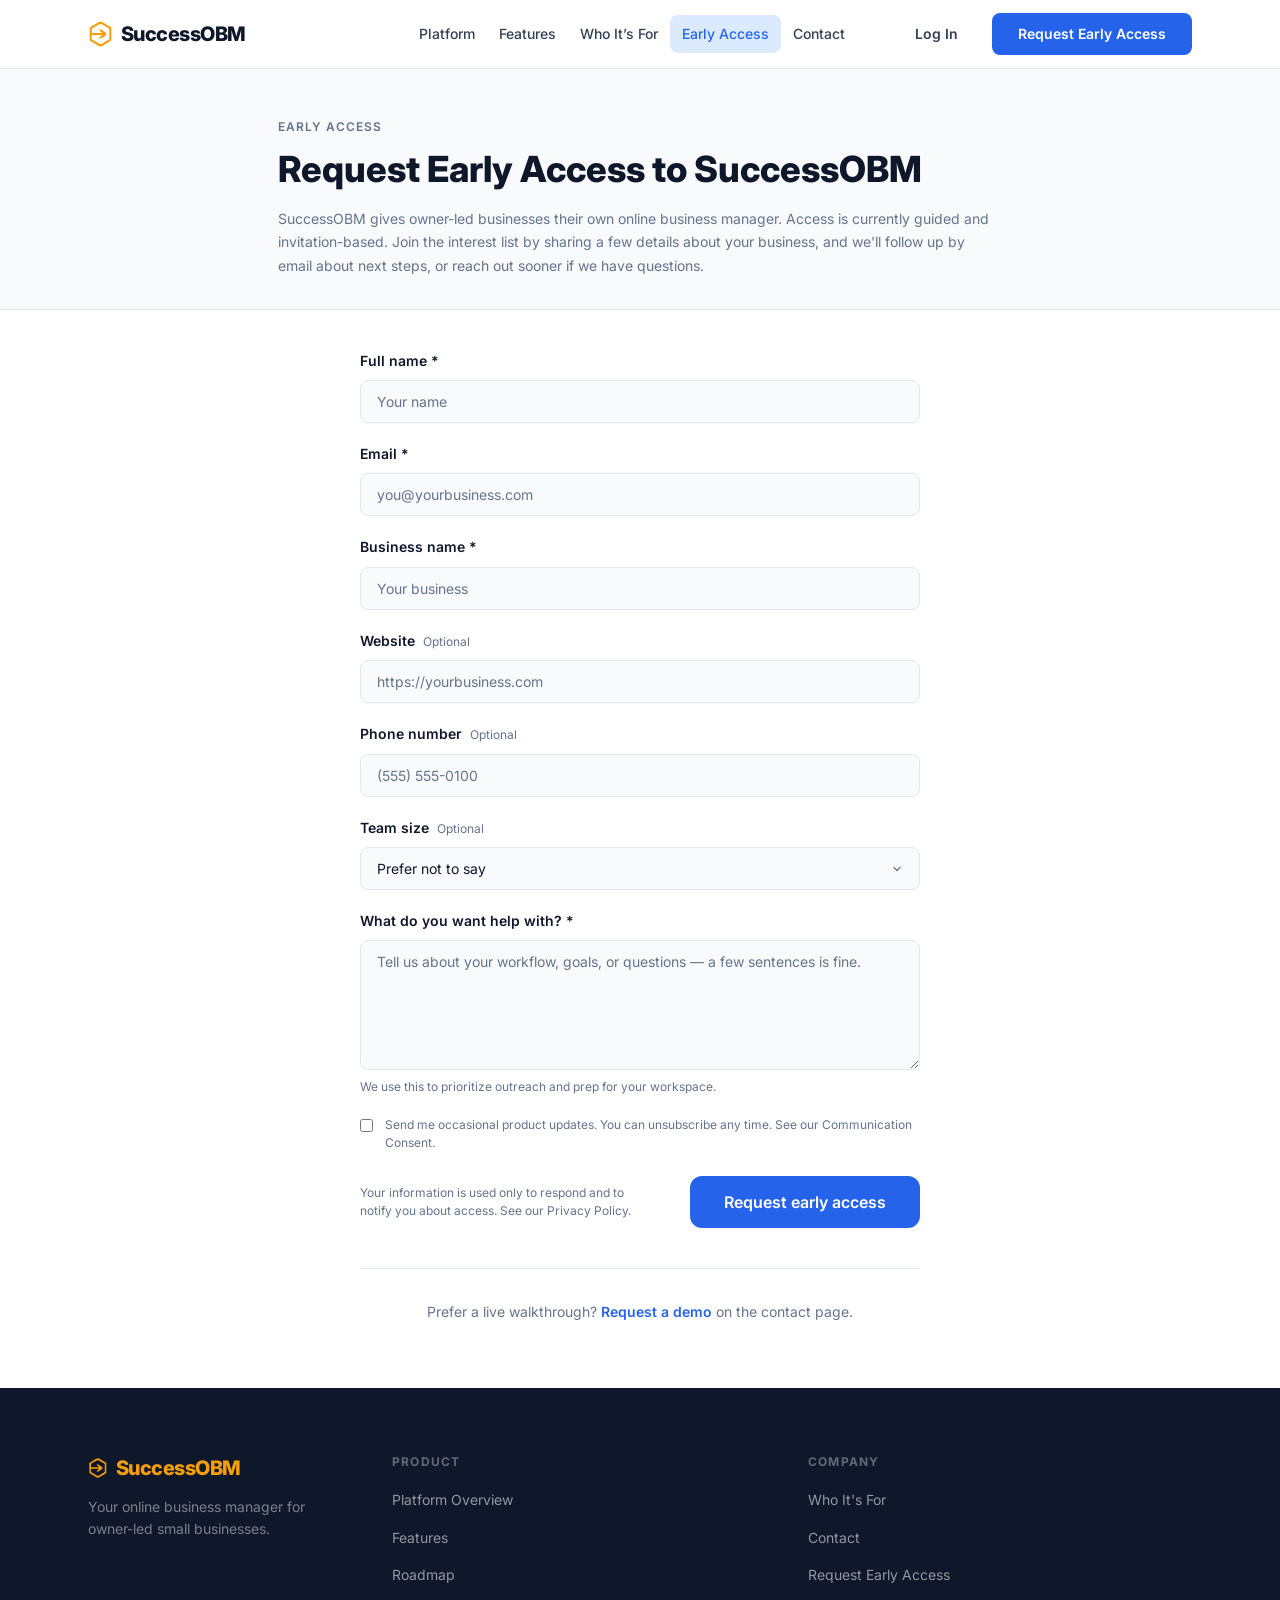
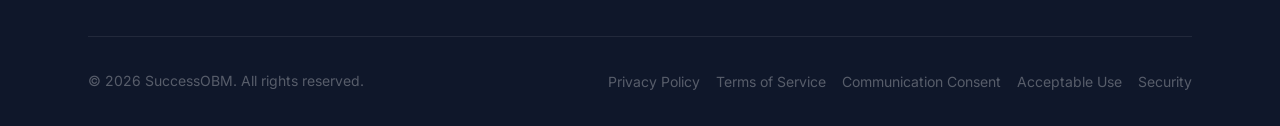
<file: waitlist/index.html>
<!DOCTYPE html>
<html lang="en">
<head>
  <meta charset="UTF-8">
  <meta name="viewport" content="width=device-width, initial-scale=1.0">

  <title>Request Early Access to SuccessOBM</title>
  <meta name="description" content="Request early access to SuccessOBM, your own online business manager. Access is guided and invitation-based. Tell us about your business and we&apos;ll follow up about next steps.">
  <meta name="robots" content="index, follow">
  <link rel="canonical" href="https://successobm.com/waitlist/">

  <meta property="og:type" content="website">
  <meta property="og:site_name" content="SuccessOBM">
  <meta property="og:url" content="https://successobm.com/waitlist/">
  <meta property="og:title" content="Request Early Access to SuccessOBM">
  <meta property="og:description" content="Request early access to SuccessOBM, your own online business manager. Access is guided and invitation-based. Tell us about your business and we'll follow up about next steps.">

  <link rel="preconnect" href="https://fonts.googleapis.com">
  <link rel="preconnect" href="https://fonts.gstatic.com" crossorigin>
  <link href="https://fonts.googleapis.com/css2?family=Inter:wght@400;500;600;700;800&display=swap" rel="stylesheet">
  <link rel="stylesheet" href="../css/styles.css?v=b8762c28">

  <style>
    .legal-hero { padding-block: var(--s-12) var(--s-8); background: var(--c-surface); border-bottom: 1px solid var(--c-border); }
    .legal-hero__inner { max-width: 820px; }
    .legal-hero__meta { font-size: var(--text-xs); font-weight: 600; letter-spacing: 0.08em; text-transform: uppercase; color: var(--c-text-muted); margin-bottom: var(--s-3); }
    .legal-hero h1 { font-size: clamp(1.75rem, 4vw, 2.25rem); font-weight: 800; color: var(--c-text); margin: 0 0 var(--s-4); line-height: 1.2; }
    .legal-hero__lead { font-size: var(--text-sm); color: var(--c-text-muted); line-height: 1.65; margin: 0; max-width: 720px; }
    .wl-wrap { padding-block: var(--s-10) var(--s-16); background: var(--c-white); }
    .wl-form { max-width: 560px; margin-inline: auto; }
    .wl-form__group { margin-bottom: var(--s-5); display: flex; flex-direction: column; gap: var(--s-2); }
    .wl-form__label { font-size: var(--text-sm); font-weight: 600; color: var(--c-text); }
    .wl-form__label .optional { font-weight: 400; color: var(--c-text-muted); font-size: var(--text-xs); margin-left: var(--s-1); }
    .wl-form__input,
    .wl-form__select,
    .wl-form__textarea {
      width: 100%;
      padding: 0.625rem var(--s-4);
      font-family: var(--font);
      font-size: var(--text-sm);
      color: var(--c-text);
      background: var(--c-surface);
      border: 1.5px solid var(--c-border);
      border-radius: var(--r-md);
      transition: border-color var(--t-fast), box-shadow var(--t-fast), background-color var(--t-fast);
      appearance: none;
      -webkit-appearance: none;
      line-height: 1.5;
    }
    .wl-form__input::placeholder,
    .wl-form__textarea::placeholder {
      color: var(--c-text-muted);
    }
    .wl-form__input:focus,
    .wl-form__select:focus,
    .wl-form__textarea:focus {
      outline: none; border-color: var(--c-primary); box-shadow: 0 0 0 3px rgba(37, 99, 235, 0.12); background: var(--c-white);
    }
    .wl-form__select {
      background-image: url("data:image/svg+xml,%3Csvg xmlns='http://www.w3.org/2000/svg' width='12' height='12' viewBox='0 0 24 24' fill='none' stroke='%2364748B' stroke-width='2.5' stroke-linecap='round' stroke-linejoin='round'%3E%3Cpolyline points='6 9 12 15 18 9'%3E%3C/polyline%3E%3C/svg%3E");
      background-repeat: no-repeat;
      background-position: right var(--s-4) center;
      padding-right: var(--s-10);
      cursor: pointer;
    }
    .wl-form__textarea { min-height: 130px; resize: vertical; }
    .wl-form__hint { font-size: var(--text-xs); color: var(--c-text-muted); line-height: 1.5; margin: 0; }
    .wl-honeypot { position: absolute; left: -9999px; width: 1px; height: 1px; overflow: hidden; }
    .wl-form__footer { margin-top: var(--s-6); display: flex; flex-wrap: wrap; gap: var(--s-4); align-items: center; justify-content: space-between; }
    .wl-form__privacy { font-size: var(--text-xs); color: var(--c-text-muted); line-height: 1.55; max-width: 280px; }
    .wl-form__consent { display: flex; align-items: flex-start; gap: var(--s-3); margin-bottom: var(--s-4); }
    .wl-form__consent input { margin-top: 0.15rem; }
    .wl-form__consent label { font-size: var(--text-xs); color: var(--c-text-muted); line-height: 1.5; cursor: pointer; }
    .wl-msg { display: none; margin-bottom: var(--s-4); padding: var(--s-4) var(--s-5); border-radius: var(--r-md); font-size: var(--text-sm); }
    .wl-msg.is-visible { display: block; }
    .wl-msg--ok { background: #ecfdf5; border: 1px solid #a7f3d0; color: #065f46; }
    .wl-msg--err { background: #fef2f2; border: 1px solid #fecaca; color: #991b1b; }
    .wl-form--disabled .wl-form__input, .wl-form--disabled .wl-form__textarea, .wl-form--disabled .wl-form__select, .wl-form--disabled input { opacity: 0.65; pointer-events: none; }
    .wl-secondary { margin-top: var(--s-10); padding-top: var(--s-8); border-top: 1px solid var(--c-border); text-align: center; font-size: var(--text-sm); color: var(--c-text-muted); }
    .wl-secondary a { color: var(--c-primary); font-weight: 600; }
  </style>
</head>
<body>

  <a class="skip-link" href="#main-content">Skip to main content</a>

  <header class="site-header" role="banner">
    <nav class="nav container" aria-label="Main navigation">
      <a href="/" class="nav__logo" aria-label="SuccessOBM — go to homepage">
        <svg class="nav__logo-icon" xmlns="http://www.w3.org/2000/svg" viewBox="98 72 122 137" aria-hidden="true" focusable="false">
          <path fill="currentColor" d="M164.08,80.65l3.98,1.11c14.44,8.84,28.86,17.67,43.26,26.48l.69,1.75v60.94l-.68,1.75-44.98,27.75c-3.71.82-10.62,1.42-14.09-.03l-45.69-28.25c-.51-20.93-.52-42.63-.01-63.58l43.95-26.81,3.98-1.1h9.59ZM167.05,145.61c-4.42-.01-8.16-.25-12.38-.29l-38.52-.4.02,20.93,39.08,23.59c3.01.23,5.64.26,8.59-.03l38.57-23.69v-51.09s-38.41-22.59-38.41-22.59l-9.06-.13-38.18,22.67-.31,20.8,50.54-.06-16.31-16.72,12.6-.04,23.98,16.66-.04,9.84-24.3,16.86c-4.16-.2-7.86.43-12.13-.38,5.96-6.66,10.46-9.46,16.27-15.95Z"/>
        </svg>
        <span class="nav__logo-text">SuccessOBM</span>
      </a>
      <button class="nav__toggle" aria-expanded="false" aria-controls="nav-menu" aria-label="Toggle navigation menu">
        <span class="nav__toggle-bar"></span>
        <span class="nav__toggle-bar"></span>
        <span class="nav__toggle-bar"></span>
      </button>
      <div class="nav__menu" id="nav-menu">
        <ul class="nav__list" role="list">
          <li><a href="/platform" class="nav__link">Platform</a></li>
          <li><a href="/features" class="nav__link">Features</a></li>
          <li><a href="/who-its-for" class="nav__link">Who It&rsquo;s For</a></li>
          <li><a href="/waitlist/" class="nav__link" aria-current="page">Early Access</a></li>
          <li><a href="/contact" class="nav__link">Contact</a></li>
        </ul>
        <div class="nav__actions">
          <a href="https://app.successobm.com/login" class="btn btn--ghost">Log In</a>
          <a href="/waitlist/" class="btn btn--primary" aria-current="page">Request Early Access</a>
        </div>
      </div>
    </nav>
  </header>

  <main id="main-content">
    <div class="legal-hero">
      <div class="container legal-hero__inner">
        <p class="legal-hero__meta">Early access</p>
        <h1 id="wl-heading">Request Early Access to SuccessOBM</h1>
        <p class="legal-hero__lead">SuccessOBM gives owner-led businesses their own online business manager. Access is currently guided and invitation-based. Join the interest list by sharing a few details about your business, and we&apos;ll follow up by email about next steps, or reach out sooner if we have questions.</p>
      </div>
    </div>

    <div class="wl-wrap">
      <div class="container">
        <div class="wl-form">
          <p id="wl-ok" class="wl-msg wl-msg--ok" role="status" aria-hidden="true" tabindex="-1"></p>
          <p id="wl-err" class="wl-msg wl-msg--err" role="alert" aria-hidden="true" tabindex="-1"></p>

          <form id="wl-form" method="post" action="#" aria-labelledby="wl-heading" novalidate>
            <input type="hidden" name="inquiry_type" value="early_access">
            <label for="wl-website-confirm" class="wl-honeypot">Leave this blank</label>
            <input type="text" id="wl-website-confirm" name="honeypot" class="wl-honeypot wl-form__input" tabindex="-1" autocomplete="off" aria-hidden="true">

            <div class="wl-form__group">
              <label class="wl-form__label" for="wl-name">Full name <span aria-hidden="true">*</span></label>
              <input class="wl-form__input" type="text" id="wl-name" name="name" required autocomplete="name" placeholder="Your name" aria-required="true">
            </div>
            <div class="wl-form__group">
              <label class="wl-form__label" for="wl-email">Email <span aria-hidden="true">*</span></label>
              <input class="wl-form__input" type="email" id="wl-email" name="email" required autocomplete="email" placeholder="you@yourbusiness.com" aria-required="true">
            </div>
            <div class="wl-form__group">
              <label class="wl-form__label" for="wl-biz">Business name <span aria-hidden="true">*</span></label>
              <input class="wl-form__input" type="text" id="wl-biz" name="business_name" required autocomplete="organization" placeholder="Your business" aria-required="true">
            </div>
            <div class="wl-form__group">
              <label class="wl-form__label" for="wl-website">Website <span class="optional">Optional</span></label>
              <input class="wl-form__input" type="url" id="wl-website" name="website" autocomplete="url" placeholder="https://yourbusiness.com" inputmode="url">
            </div>
            <div class="wl-form__group">
              <label class="wl-form__label" for="wl-phone">Phone number <span class="optional">Optional</span></label>
              <input class="wl-form__input" type="tel" id="wl-phone" name="phone" autocomplete="tel" placeholder="(555) 555-0100">
            </div>
            <div class="wl-form__group">
              <label class="wl-form__label" for="wl-team-size">Team size <span class="optional">Optional</span></label>
              <select id="wl-team-size" name="team_size" class="wl-form__select" aria-label="Team size">
                <option value="" selected>Prefer not to say</option>
                <option value="solo">Just me (solo)</option>
                <option value="2-10">2–10 people</option>
                <option value="11-50">11–50 people</option>
                <option value="51-200">51–200 people</option>
                <option value="200+">200+ people</option>
              </select>
            </div>
            <div class="wl-form__group">
              <label class="wl-form__label" for="wl-msg">What do you want help with? <span aria-hidden="true">*</span></label>
              <textarea class="wl-form__textarea" id="wl-msg" name="message" required placeholder="Tell us about your workflow, goals, or questions — a few sentences is fine." aria-required="true"></textarea>
              <p class="wl-form__hint">We use this to prioritize outreach and prep for your workspace.</p>
            </div>

            <div class="wl-form__consent">
              <input type="checkbox" id="wl-email-consent" name="email_consent" value="true">
              <label for="wl-email-consent">Send me occasional product updates. You can unsubscribe any time. See our <a href="/communication-policy">Communication Consent</a>.</label>
            </div>

            <div class="wl-form__footer">
              <p class="wl-form__privacy">Your information is used only to respond and to notify you about access. See our <a href="/privacy">Privacy Policy</a>.</p>
              <button type="submit" id="wl-submit" class="btn btn--primary btn--lg">Request early access</button>
            </div>
          </form>

          <div class="wl-secondary">
            Prefer a live walkthrough? <a href="/contact#contact-form">Request a demo</a> on the contact page.
          </div>
        </div>
      </div>
    </div>
  </main>

  <footer class="site-footer" role="contentinfo">
    <div class="container">
      <div class="footer__top">
        <div class="footer__brand">
          <a href="/" class="footer__logo" aria-label="SuccessOBM — go to homepage">
            <svg class="footer__logo-icon" xmlns="http://www.w3.org/2000/svg" viewBox="98 72 122 137" aria-hidden="true" focusable="false">
              <path fill="currentColor" d="M164.08,80.65l3.98,1.11c14.44,8.84,28.86,17.67,43.26,26.48l.69,1.75v60.94l-.68,1.75-44.98,27.75c-3.71.82-10.62,1.42-14.09-.03l-45.69-28.25c-.51-20.93-.52-42.63-.01-63.58l43.95-26.81,3.98-1.1h9.59ZM167.05,145.61c-4.42-.01-8.16-.25-12.38-.29l-38.52-.4.02,20.93,39.08,23.59c3.01.23,5.64.26,8.59-.03l38.57-23.69v-51.09s-38.41-22.59-38.41-22.59l-9.06-.13-38.18,22.67-.31,20.8,50.54-.06-16.31-16.72,12.6-.04,23.98,16.66-.04,9.84-24.3,16.86c-4.16-.2-7.86.43-12.13-.38,5.96-6.66,10.46-9.46,16.27-15.95Z"/>
            </svg>
            <span class="footer__logo-text">SuccessOBM</span>
          </a>
          <p class="footer__tagline">Your online business manager for owner-led small businesses.</p>
        </div>
        <nav class="footer__nav" aria-label="Footer navigation">
          <div class="footer__col">
            <h4 class="footer__col-title">Product</h4>
            <ul role="list">
              <li><a href="/platform">Platform Overview</a></li>
              <li><a href="/features">Features</a></li>
              <li><a href="/roadmap/">Roadmap</a></li>
            </ul>
          </div>
          <div class="footer__col">
            <h4 class="footer__col-title">Company</h4>
            <ul role="list">
              <li><a href="/who-its-for">Who It's For</a></li>
              <li><a href="/contact">Contact</a></li>
              <li><a href="/waitlist/" aria-current="page">Request Early Access</a></li>
            </ul>
          </div>
        </nav>
      </div>
      <div class="footer__bottom">
        <p class="footer__legal">&copy; <span id="current-year">2026</span> SuccessOBM. All rights reserved.</p>
        <ul class="footer__legal-links" role="list">
          <li><a href="/privacy">Privacy Policy</a></li>
          <li><a href="/terms">Terms of Service</a></li>
          <li><a href="/communication-policy">Communication Consent</a></li>
          <li><a href="/acceptable-use">Acceptable Use</a></li>
          <li><a href="/security">Security</a></li>
        </ul>
      </div>
    </div>
  </footer>

  <script src="../js/main.js"></script>
  <script>
(function () {
  'use strict';
  var INTAKE_URL = 'https://app.successobm.com/api/public/intake/demo-request';
  var form = document.getElementById('wl-form');
  var btn = document.getElementById('wl-submit');
  var elOk = document.getElementById('wl-ok');
  var elErr = document.getElementById('wl-err');
  var submitting = false;
  var defaultBtnHtml = btn ? btn.innerHTML : '';

  function trim(v) { return (v == null ? '' : String(v)).trim(); }

  function setMsg(el, text, isErr) {
    if (!el) return;
    if (text) {
      el.textContent = text;
      el.classList.add('is-visible');
      el.setAttribute('aria-hidden', 'false');
    } else {
      el.textContent = '';
      el.classList.remove('is-visible');
      el.setAttribute('aria-hidden', 'true');
    }
    if (isErr && el === elErr && text) el.focus();
  }

  function friendlyError(status, data) {
    if (status === 429) return "You've sent a few requests recently. Please wait and try again.";
    if (status >= 500) return "Something went wrong on our end. Try again shortly or email hello@successobm.com.";
    if (data && typeof data.message === 'string' && data.message) return data.message;
    return "We couldn't save your request. Check the form and try again.";
  }

  if (form && btn) {
    form.addEventListener('submit', function (e) {
      e.preventDefault();
      if (submitting) return;
      if (!form.checkValidity()) { form.reportValidity(); return; }
      setMsg(elOk, ''); setMsg(elErr, '');

      var teamEl = document.getElementById('wl-team-size');
      var siteEl = document.getElementById('wl-website');
      var payload = {
        name: trim(document.getElementById('wl-name') && document.getElementById('wl-name').value),
        email: trim(document.getElementById('wl-email') && document.getElementById('wl-email').value),
        business_name: trim(document.getElementById('wl-biz') && document.getElementById('wl-biz').value),
        website: trim(siteEl && siteEl.value),
        phone: trim(document.getElementById('wl-phone') && document.getElementById('wl-phone').value),
        team_size: teamEl && teamEl.value != null ? String(teamEl.value).trim() : '',
        message: trim(document.getElementById('wl-msg') && document.getElementById('wl-msg').value),
        inquiry_type: 'early_access',
        page_url: window.location.href,
        source_url: document.referrer || '',
        honeypot: document.getElementById('wl-website-confirm') ? String(document.getElementById('wl-website-confirm').value || '') : ''
      };
      var consent = document.getElementById('wl-email-consent');
      if (consent && consent.checked) payload.email_consent = true;

      submitting = true;
      btn.disabled = true;
      form.setAttribute('aria-busy', 'true');
      btn.textContent = 'Sending…';

      fetch(INTAKE_URL, {
        method: 'POST',
        headers: { 'Content-Type': 'application/json' },
        body: JSON.stringify(payload),
        credentials: 'omit',
        mode: 'cors'
      })
      .then(function (res) {
        return res.text().then(function (text) {
          var data = null;
          if (text) { try { data = JSON.parse(text); } catch (ignore) { data = null; } }
          return { res: res, data: data };
        });
      })
      .then(function (ref) {
        if (ref.res.ok && ref.data && ref.data.ok === true) {
          setMsg(elErr, '');
          var okText = (ref.data && typeof ref.data.message === 'string' && ref.data.message)
            ? ref.data.message
            : "Thanks — we received your request. We'll email you about early access soon.";
          setMsg(elOk, okText, false);
          form.classList.add('wl-form--disabled');
          btn.disabled = true;
          btn.textContent = 'Received';
          if (elOk) elOk.focus();
          return;
        }
        setMsg(elErr, friendlyError(ref.res.status, ref.data), true);
      })
      .catch(function () {
        setMsg(elErr, friendlyError(0, null), true);
      })
      .finally(function () {
        form.removeAttribute('aria-busy');
        submitting = false;
        if (!form.classList.contains('wl-form--disabled')) {
          btn.disabled = false;
          btn.innerHTML = defaultBtnHtml;
        }
      });
    });
  }
})();
  </script>
</body>
</html>
</file>
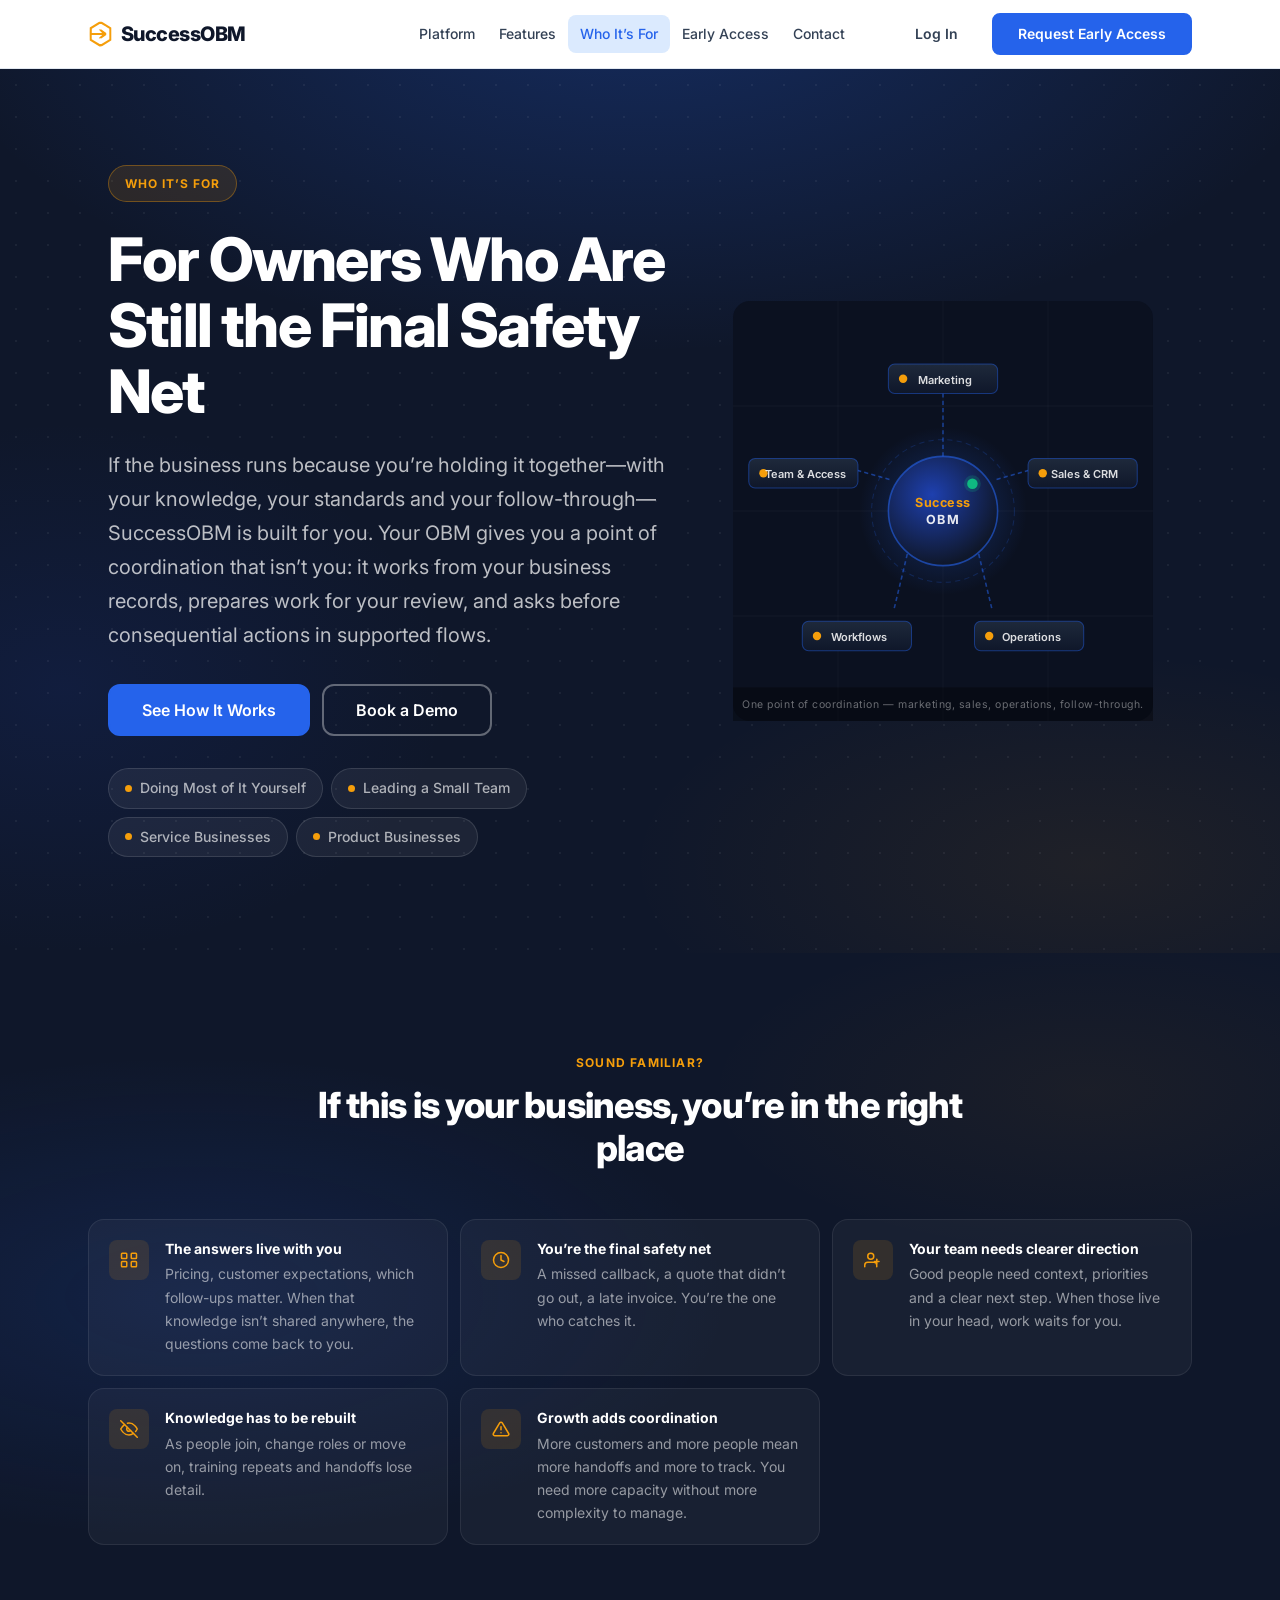
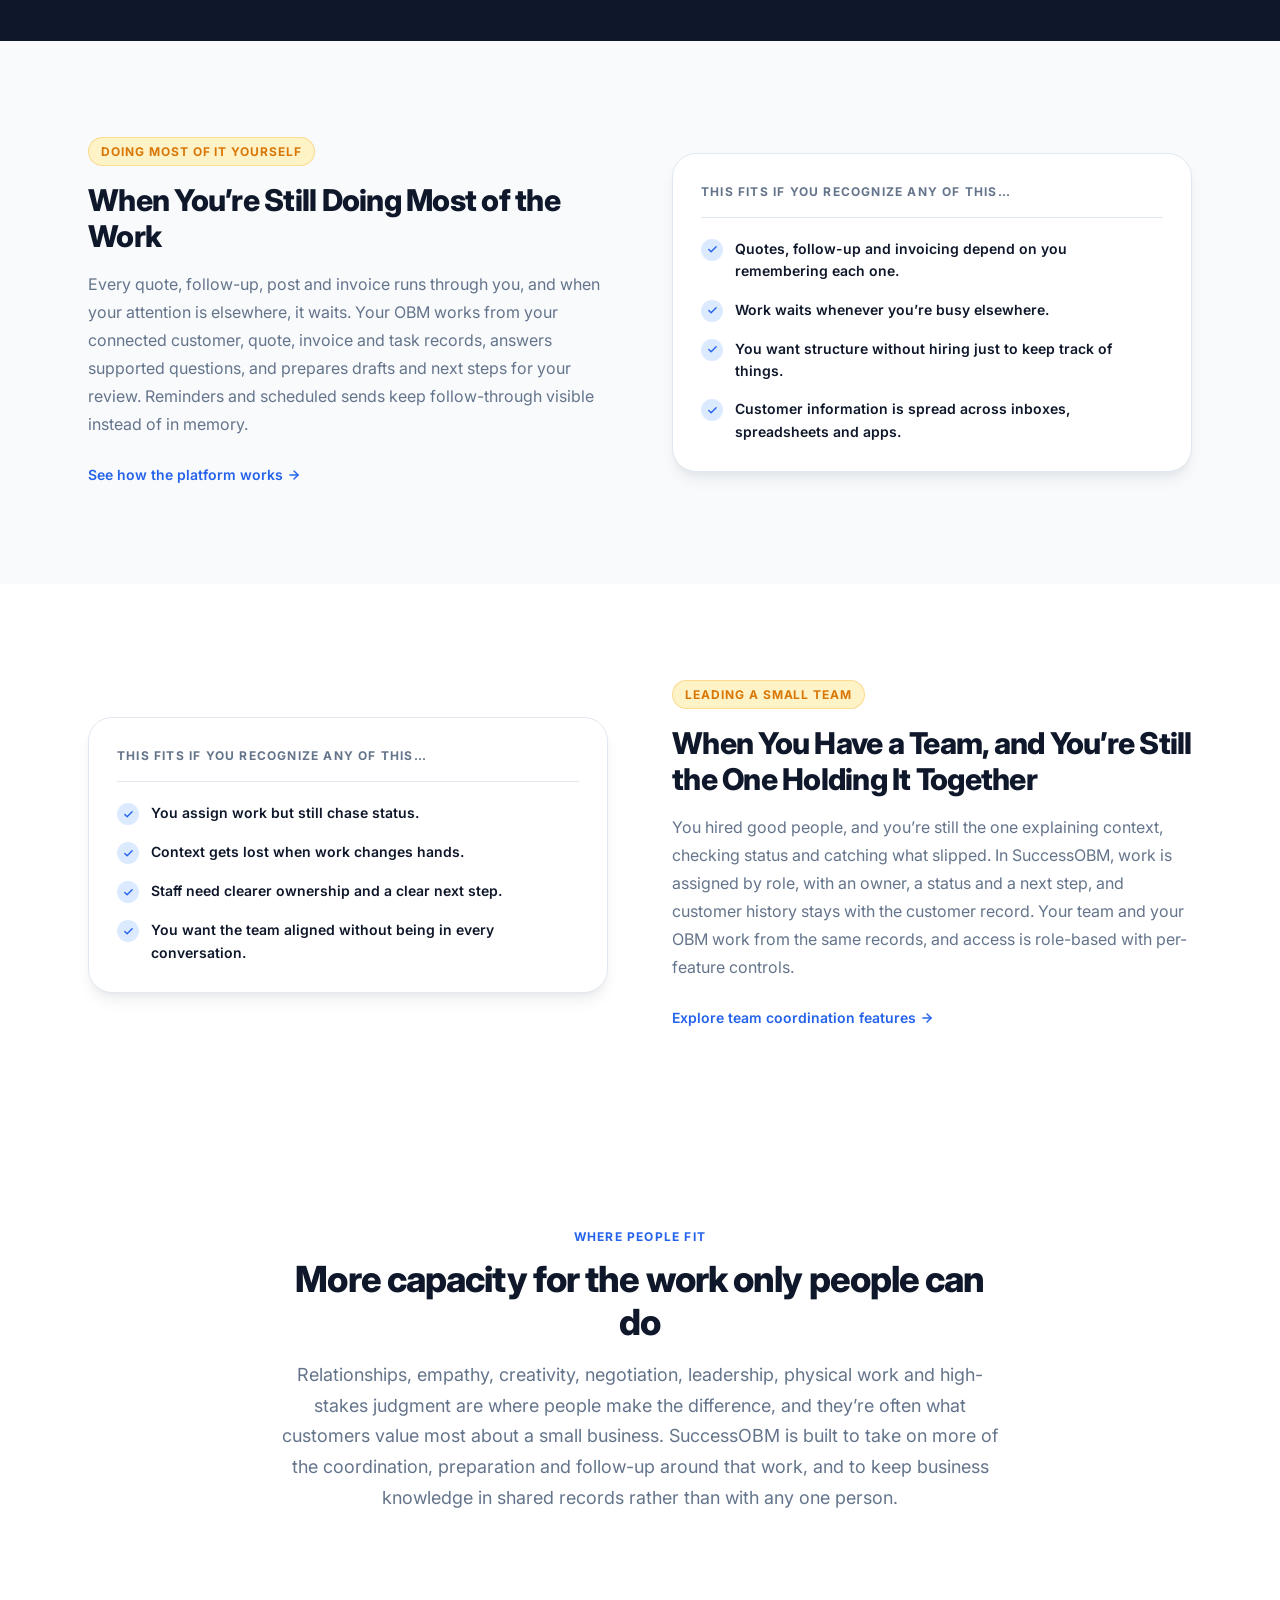
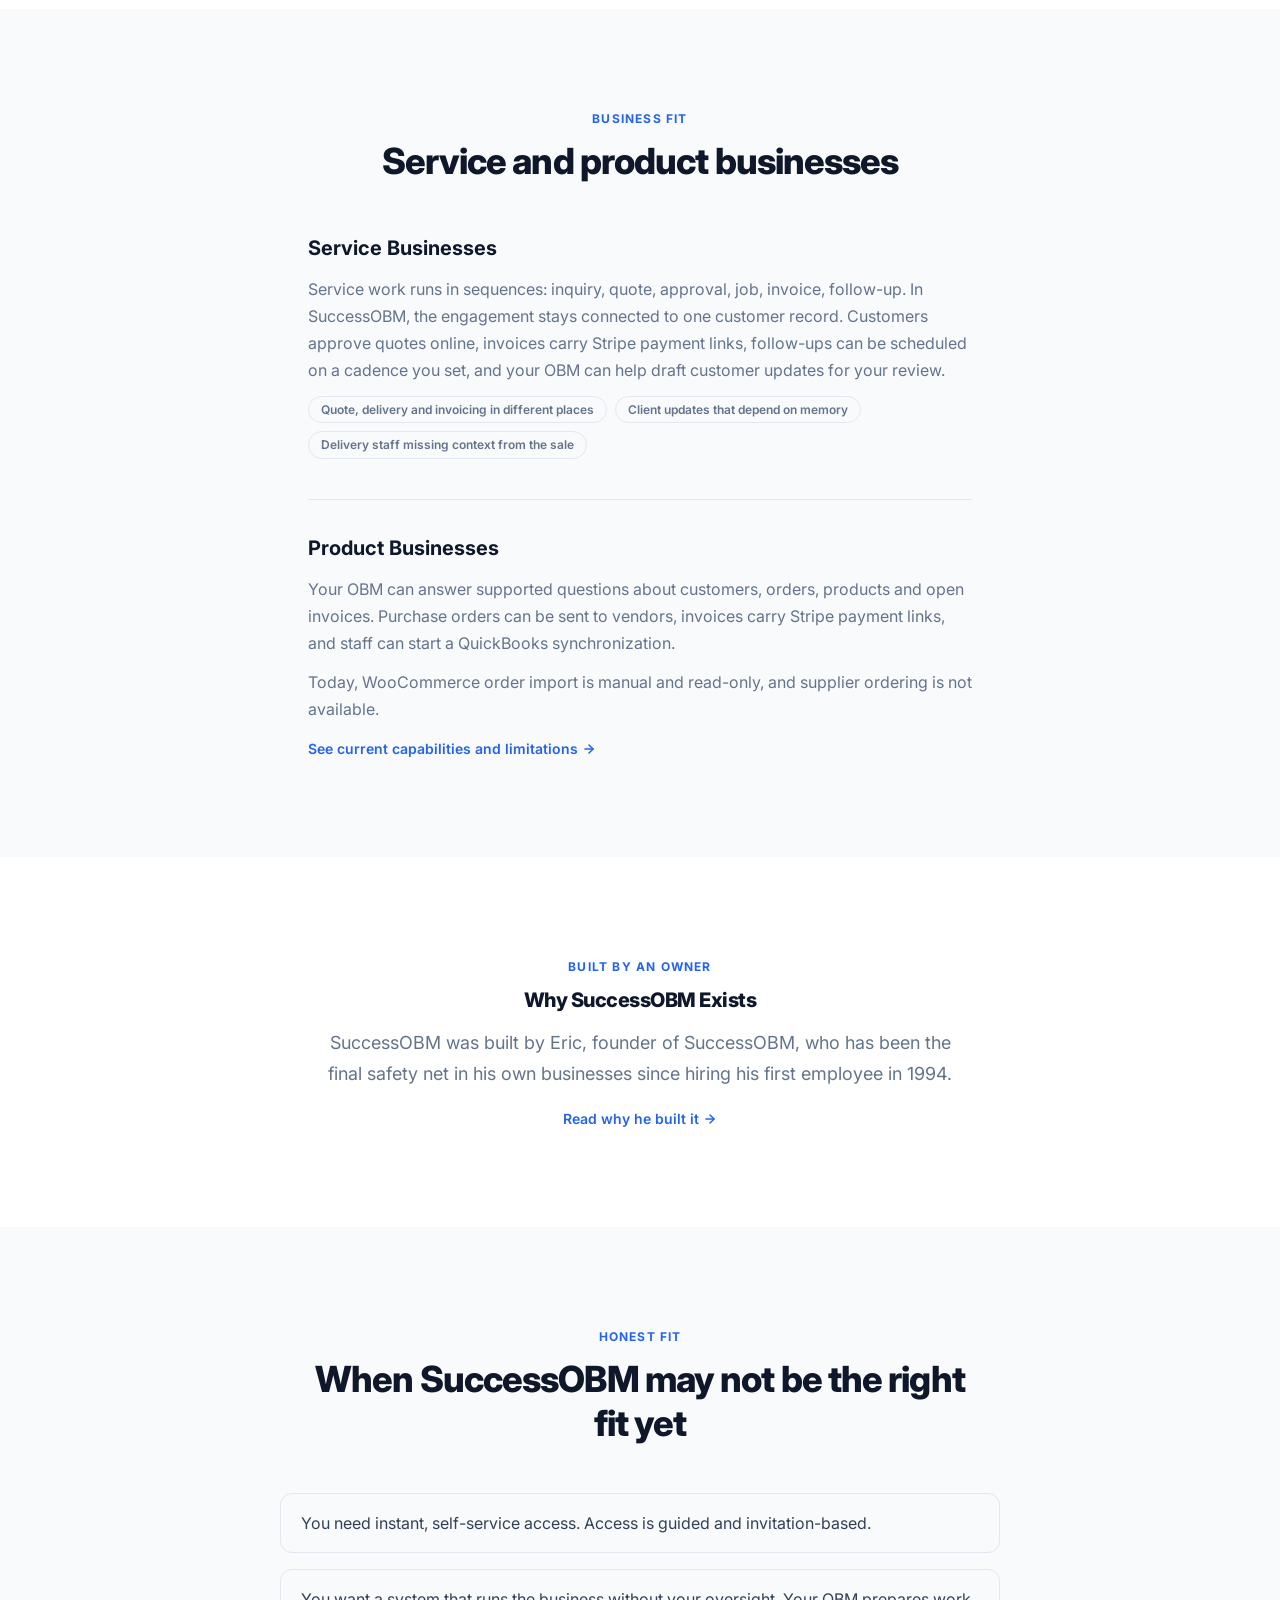
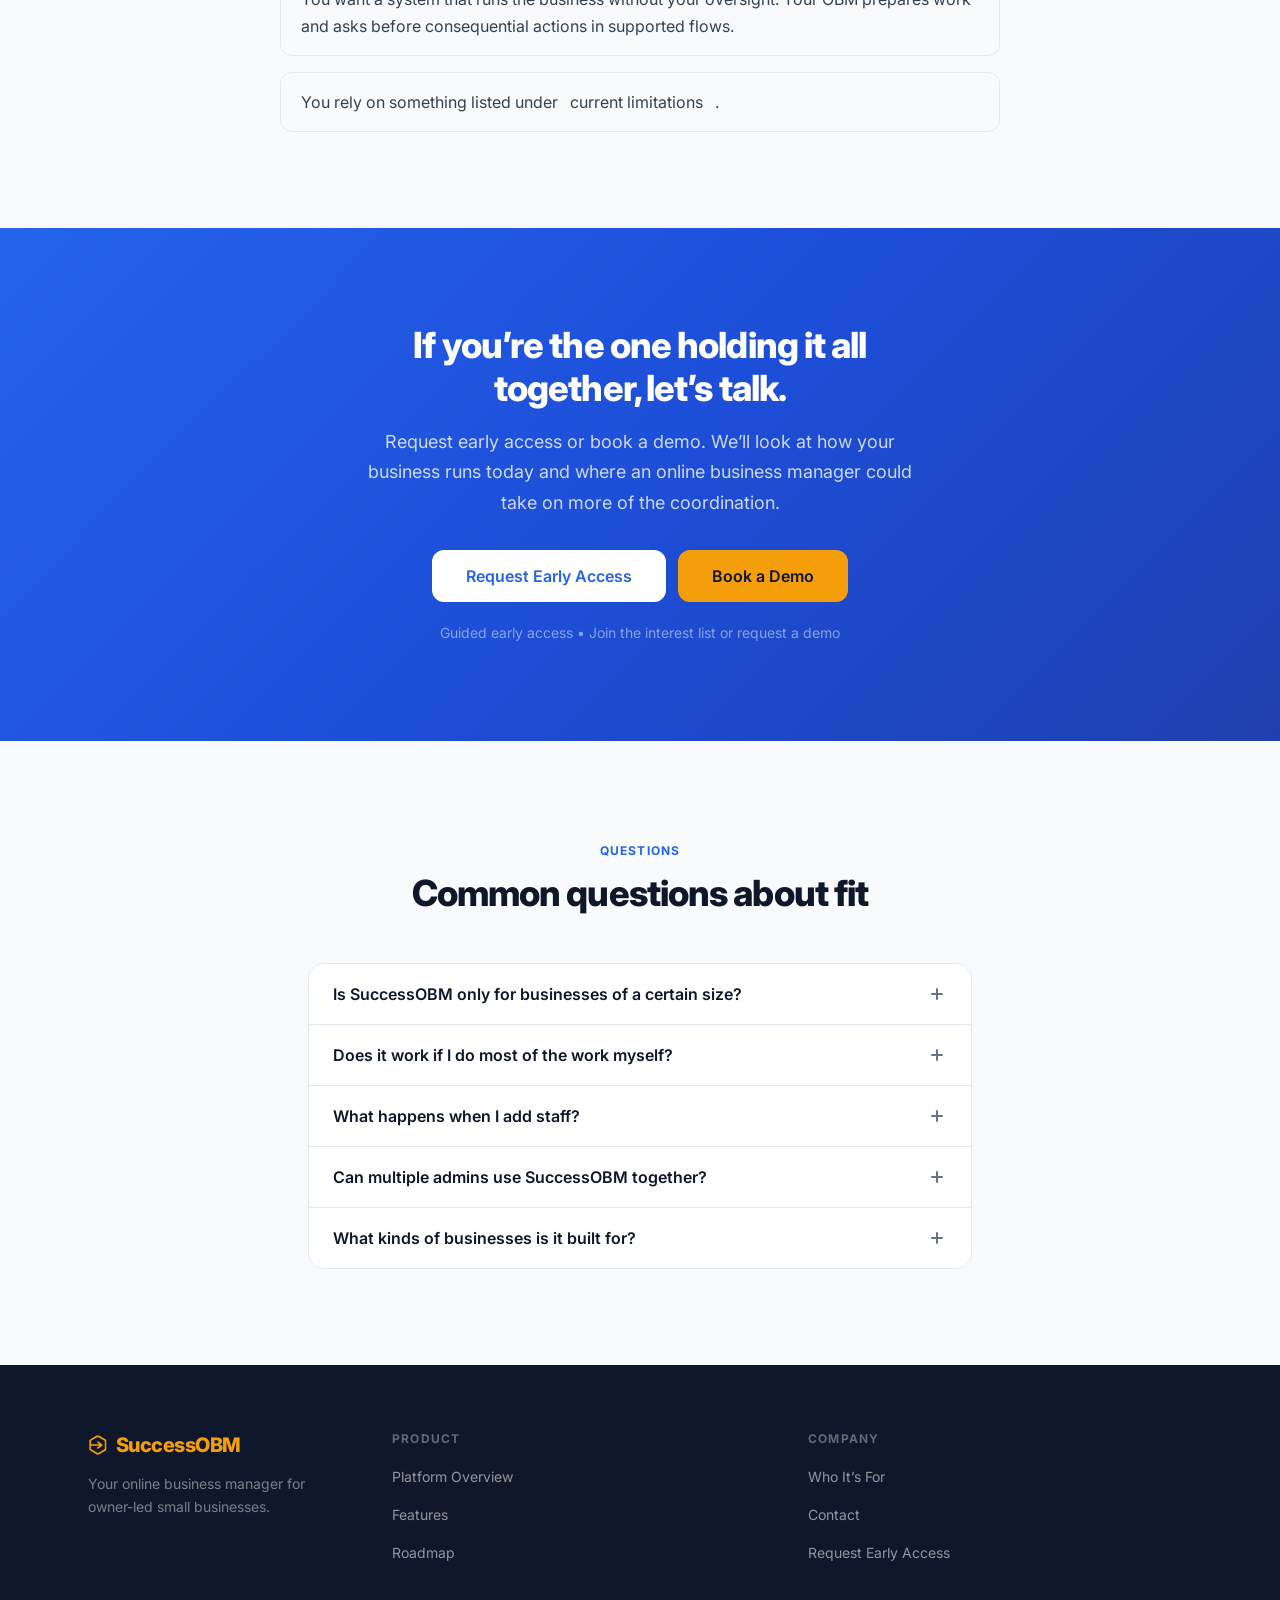
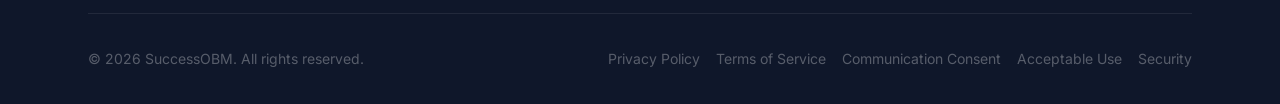
<file: who-its-for/index.html>
<!DOCTYPE html>
<html lang="en">
<head>
  <meta charset="UTF-8">
  <meta name="viewport" content="width=device-width, initial-scale=1.0">

  <title>Who SuccessOBM Is For | An Online Business Manager for Owner-Led Businesses</title>
  <meta name="description" content="For owner-led businesses where too much depends on the owner, whether you do most of the work yourself or lead a small team. See where an online business manager fits.">
  <meta name="robots" content="index, follow">
  <link rel="canonical" href="https://successobm.com/who-its-for">

  <meta property="og:type"        content="website">
  <meta property="og:site_name"   content="SuccessOBM">
  <meta property="og:url"         content="https://successobm.com/who-its-for">
  <meta property="og:title"       content="Who SuccessOBM Is For | An Online Business Manager for Owner-Led Businesses">
  <meta property="og:description" content="For owner-led businesses where too much depends on the owner, whether you do most of the work yourself or lead a small team. See where an online business manager fits.">
  <meta property="og:locale"      content="en_US">

  <meta name="twitter:card"        content="summary_large_image">
  <meta name="twitter:title"       content="Who SuccessOBM Is For | An Online Business Manager for Owner-Led Businesses">
  <meta name="twitter:description" content="For owner-led businesses where too much depends on the owner, whether you do most of the work yourself or lead a small team. See where an online business manager fits.">

  <script type="application/ld+json">
  {
    "@context": "https://schema.org",
    "@graph": [
      {
        "@type": "WebPage",
        "@id": "https://successobm.com/who-its-for#webpage",
        "url": "https://successobm.com/who-its-for",
        "name": "Who SuccessOBM Is For | An Online Business Manager for Owner-Led Businesses",
        "description": "SuccessOBM is built for owner-led businesses where too much depends on the owner — whether you do most of the work yourself or lead a small team, in service or product businesses.",
        "isPartOf": { "@id": "https://successobm.com/#website" },
        "about": { "@id": "https://successobm.com/#product" }
      }
    ]
  }
  </script>

  <link rel="preconnect" href="https://fonts.googleapis.com">
  <link rel="preconnect" href="https://fonts.gstatic.com" crossorigin>
  <link href="https://fonts.googleapis.com/css2?family=Inter:wght@400;500;600;700;800&display=swap" rel="stylesheet">

  <link rel="stylesheet" href="../css/styles.css?v=b8762c28">

  <style>
    /* ================================================================
       Who It's For page — page-specific component styles
       Prefix: .wif-* to avoid collision with shared styles.css
       ================================================================ */

    /* ---- Segment progression strip (inside hero) ---- */
    .wif-stages-strip {
      display: flex;
      flex-wrap: wrap;
      gap: var(--s-2);
      justify-content: center;
      margin-top: var(--s-10);
    }

    .wif-stage-pill {
      display: inline-flex;
      align-items: center;
      gap: var(--s-2);
      padding: var(--s-2) var(--s-4);
      background-color: rgba(255, 255, 255, 0.06);
      border: 1px solid rgba(255, 255, 255, 0.12);
      border-radius: var(--r-full);
      font-size: var(--text-sm);
      font-weight: 500;
      color: rgba(255, 255, 255, 0.65);
    }

    .wif-stage-pill__dot {
      width: 7px;
      height: 7px;
      border-radius: 50%;
      background-color: var(--c-gold);
      flex-shrink: 0;
    }

    /* ---- Stage blocks — split two-column layout ---- */
    .wif-stage-block {
      display: grid;
      grid-template-columns: 1fr;
      gap: var(--s-10);
      align-items: center;
    }

    @media (min-width: 860px) {
      .wif-stage-block {
        grid-template-columns: 1fr 1fr;
        gap: var(--s-16);
      }

      .wif-stage-block--reverse .wif-fits-card {
        order: -1;
      }
    }

    .wif-stage-block__label {
      display: inline-flex;
      align-items: center;
      padding: var(--s-1) var(--s-3);
      background-color: var(--c-gold-light);
      border: 1px solid rgba(245, 158, 11, 0.3);
      border-radius: var(--r-full);
      font-size: var(--text-xs);
      font-weight: 700;
      letter-spacing: 0.08em;
      text-transform: uppercase;
      color: var(--c-gold-dark);
      margin-bottom: var(--s-4);
    }

    .wif-stage-block__title {
      font-size: clamp(var(--text-2xl), 3vw, var(--text-3xl));
      font-weight: 800;
      letter-spacing: -0.025em;
      line-height: 1.2;
      color: var(--c-text);
      margin-bottom: var(--s-4);
    }

    .wif-stage-block__body {
      font-size: var(--text-base);
      color: var(--c-text-muted);
      line-height: 1.75;
      margin-bottom: var(--s-4);
    }

    .wif-stage-block__body:last-of-type {
      margin-bottom: var(--s-6);
    }

    .wif-stage-block__link {
      font-size: var(--text-sm);
      font-weight: 600;
      color: var(--c-primary);
      text-decoration: none;
      display: inline-flex;
      align-items: center;
      gap: var(--s-1);
      transition: gap var(--t-fast), color var(--t-fast);
    }

    .wif-stage-block__link:hover {
      color: var(--c-primary-dark);
      gap: var(--s-2);
    }

    /* Fit signals card */
    .wif-fits-card {
      background-color: var(--c-white);
      border: 1px solid var(--c-border);
      border-radius: var(--r-2xl);
      padding: var(--s-7);
      box-shadow: var(--shadow-lg);
    }

    .wif-fits-card__heading {
      font-size: var(--text-xs);
      font-weight: 700;
      letter-spacing: 0.1em;
      text-transform: uppercase;
      color: var(--c-text-muted);
      margin-bottom: var(--s-5);
      padding-bottom: var(--s-4);
      border-bottom: 1px solid var(--c-border);
    }

    .wif-fits-list {
      display: flex;
      flex-direction: column;
      gap: var(--s-4);
      list-style: none;
    }

    .wif-fit-item {
      display: flex;
      align-items: flex-start;
      gap: var(--s-3);
    }

    .wif-fit-item__check {
      flex-shrink: 0;
      display: flex;
      align-items: center;
      justify-content: center;
      width: 22px;
      height: 22px;
      background-color: var(--c-primary-light);
      border-radius: 50%;
      color: var(--c-primary);
      margin-top: 1px;
    }

    .wif-fit-item__text {
      font-size: var(--text-sm);
      color: var(--c-text-body);
      line-height: 1.6;
    }

    .wif-fit-item__text strong {
      color: var(--c-text);
      font-weight: 600;
    }

    /* ---- "If this sounds familiar" section — pain signals at top ---- */
    .wif-pain-section {
      background-color: var(--c-dark);
      position: relative;
      overflow: hidden;
    }

    .wif-pain-section::before {
      content: '';
      position: absolute;
      inset: 0;
      background:
        radial-gradient(ellipse 60% 50% at 15% 50%, rgba(37, 99, 235, 0.14) 0%, transparent 70%),
        radial-gradient(ellipse 50% 40% at 85% 20%, rgba(245, 158, 11, 0.05) 0%, transparent 60%);
      pointer-events: none;
    }

    .wif-pain-section__inner {
      position: relative;
      z-index: 1;
    }

    .wif-familiar-grid {
      display: grid;
      grid-template-columns: 1fr;
      gap: var(--s-3);
    }

    @media (min-width: 640px) {
      .wif-familiar-grid {
        grid-template-columns: repeat(2, 1fr);
      }
    }

    @media (min-width: 1024px) {
      .wif-familiar-grid {
        grid-template-columns: repeat(3, 1fr);
      }
    }

    .wif-familiar-item {
      display: flex;
      align-items: flex-start;
      gap: var(--s-4);
      padding: var(--s-5);
      background-color: rgba(255, 255, 255, 0.04);
      border: 1px solid rgba(255, 255, 255, 0.08);
      border-radius: var(--r-xl);
      transition: background-color var(--t-base), border-color var(--t-base);
    }

    .wif-familiar-item:hover {
      background-color: rgba(255, 255, 255, 0.07);
      border-color: rgba(255, 255, 255, 0.13);
    }

    .wif-familiar-item__icon {
      flex-shrink: 0;
      display: flex;
      align-items: center;
      justify-content: center;
      width: 40px;
      height: 40px;
      background-color: rgba(245, 158, 11, 0.12);
      border-radius: var(--r-md);
      color: var(--c-gold);
    }

    .wif-familiar-item__text { flex: 1; }

    .wif-familiar-item__title {
      font-size: var(--text-sm);
      font-weight: 700;
      color: var(--c-white);
      margin-bottom: var(--s-1);
      line-height: 1.35;
    }

    .wif-familiar-item__body {
      font-size: var(--text-sm);
      color: rgba(255, 255, 255, 0.55);
      line-height: 1.65;
    }

    /* ---- Where people fit — narrow prose ---- */
    .wif-people-fit {
      max-width: 720px;
      margin-inline: auto;
      text-align: center;
    }

    /* ---- Service & product business fit ---- */
    .wif-business-fit {
      display: flex;
      flex-direction: column;
      gap: var(--s-10);
    }

    .wif-business-fit__block {
      padding-top: var(--s-8);
      border-top: 1px solid var(--c-border);
    }

    .wif-business-fit__block:first-child {
      padding-top: 0;
      border-top: none;
    }

    .wif-business-fit__title {
      font-size: var(--text-xl);
      font-weight: 700;
      color: var(--c-text);
      margin-bottom: var(--s-3);
    }

    .wif-business-fit__body {
      font-size: var(--text-base);
      color: var(--c-text-muted);
      line-height: 1.7;
      margin-bottom: var(--s-3);
    }

    .wif-business-fit__tags {
      display: flex;
      flex-wrap: wrap;
      gap: var(--s-2);
      list-style: none;
      padding: 0;
      margin: var(--s-3) 0 0;
    }

    .wif-business-fit__tags li {
      font-size: var(--text-xs);
      font-weight: 600;
      color: var(--c-text-muted);
      background: var(--c-surface);
      border: 1px solid var(--c-border);
      border-radius: var(--r-full);
      padding: 3px 12px;
    }

    /* ---- Built by an owner — compact reference ---- */
    .wif-founder-ref {
      max-width: 640px;
      margin-inline: auto;
      text-align: center;
    }

    .wif-founder-ref__body {
      font-size: var(--text-lg);
      color: var(--c-text-muted);
      line-height: 1.7;
      margin-bottom: var(--s-4);
    }

    /* ---- Honest fit list ---- */
    .wif-honest-list {
      display: flex;
      flex-direction: column;
      gap: var(--s-4);
      list-style: none;
      max-width: 720px;
      margin-inline: auto;
      padding: 0;
    }

    .wif-honest-list li {
      display: flex;
      gap: var(--s-3);
      font-size: var(--text-base);
      color: var(--c-text-body);
      line-height: 1.65;
      padding: var(--s-4) var(--s-5);
      background: var(--c-surface);
      border: 1px solid var(--c-border);
      border-radius: var(--r-lg);
    }

    /* ---- Hero split layout (920px+) ---- */
    @media (min-width: 920px) {
      .hero--fit .hero__inner {
        display: grid;
        grid-template-columns: 1.1fr 0.9fr;
        gap: var(--s-12);
        align-items: center;
        max-width: 1160px;
      }

      .hero--fit {
        text-align: left;
      }

      .hero--fit .hero__subheadline {
        margin-inline: 0;
        max-width: none;
      }

      .hero--fit .hero__actions {
        justify-content: flex-start;
      }

      .hero--fit .wif-stages-strip {
        justify-content: flex-start;
        margin-top: var(--s-8);
      }
    }

    /* ---- Hero visual container ---- */
    .wif-hero-visual {
      display: none;
      align-items: center;
      justify-content: center;
    }

    @media (min-width: 920px) {
      .wif-hero-visual {
        display: flex;
      }
    }

    .wif-concept-svg {
      width: 100%;
      max-width: 420px;
      height: auto;
      display: block;
    }

    /* Hub glow pulse */
    .wif-hub-glow-ring {
      transform-origin: 200px 200px;
      animation: wifGlowPulse 3s ease-in-out infinite;
    }

    @keyframes wifGlowPulse {
      0%, 100% { opacity: 0.45; transform: scale(1); }
      50%       { opacity: 1;    transform: scale(1.1); }
    }

    @media (prefers-reduced-motion: reduce) {
      .wif-hub-glow-ring { animation: none; }
    }
  </style>
</head>
<body>

  <a class="skip-link" href="#main-content">Skip to main content</a>

  <header class="site-header" role="banner">
    <nav class="nav container" aria-label="Main navigation">
      <a href="/" class="nav__logo" aria-label="SuccessOBM — go to homepage">
        <svg class="nav__logo-icon" xmlns="http://www.w3.org/2000/svg" viewBox="98 72 122 137" aria-hidden="true" focusable="false">
          <path fill="currentColor" d="M164.08,80.65l3.98,1.11c14.44,8.84,28.86,17.67,43.26,26.48l.69,1.75v60.94l-.68,1.75-44.98,27.75c-3.71.82-10.62,1.42-14.09-.03l-45.69-28.25c-.51-20.93-.52-42.63-.01-63.58l43.95-26.81,3.98-1.1h9.59ZM167.05,145.61c-4.42-.01-8.16-.25-12.38-.29l-38.52-.4.02,20.93,39.08,23.59c3.01.23,5.64.26,8.59-.03l38.57-23.69v-51.09s-38.41-22.59-38.41-22.59l-9.06-.13-38.18,22.67-.31,20.8,50.54-.06-16.31-16.72,12.6-.04,23.98,16.66-.04,9.84-24.3,16.86c-4.16-.2-7.86.43-12.13-.38,5.96-6.66,10.46-9.46,16.27-15.95Z"/>
        </svg>
        <span class="nav__logo-text">SuccessOBM</span>
      </a>

      <button
        class="nav__toggle"
        aria-expanded="false"
        aria-controls="nav-menu"
        aria-label="Toggle navigation menu"
      >
        <span class="nav__toggle-bar"></span>
        <span class="nav__toggle-bar"></span>
        <span class="nav__toggle-bar"></span>
      </button>

      <div class="nav__menu" id="nav-menu">
        <ul class="nav__list" role="list">
          <li><a href="/platform"    class="nav__link">Platform</a></li>
          <li><a href="/features"    class="nav__link">Features</a></li>
          <li><a href="/who-its-for" class="nav__link" aria-current="page">Who It&rsquo;s For</a></li>
          <li><a href="/waitlist/"   class="nav__link">Early Access</a></li>
          <li><a href="/contact"     class="nav__link">Contact</a></li>
        </ul>
        <div class="nav__actions">
          <a href="https://app.successobm.com/login"  class="btn btn--ghost">Log In</a>
          <a href="/waitlist/" class="btn btn--primary">Request Early Access</a>
        </div>
      </div>
    </nav>
  </header>

  <main id="main-content">

    <!-- ============================================================
         1. HERO
         ============================================================ -->
    <section class="hero hero--fit" id="hero" aria-labelledby="hero-heading">
      <div class="hero__bg" aria-hidden="true"></div>
      <div class="container hero__inner">

        <!-- Text column -->
        <div class="hero__text">
          <div class="hero__badge" aria-label="Page category">
            Who It&rsquo;s For
          </div>
          <h1 class="hero__headline" id="hero-heading">
            For Owners Who Are Still the Final Safety Net
          </h1>
          <p class="hero__subheadline">
            If the business runs because you&rsquo;re holding it together&mdash;with your knowledge, your standards and your follow-through&mdash;SuccessOBM is built for you. Your OBM gives you a point of coordination that isn&rsquo;t you: it works from your business records, prepares work for your review, and asks before consequential actions in supported flows.
          </p>
          <div class="hero__actions">
            <a href="/platform" class="btn btn--primary btn--lg">See How It Works</a>
            <a href="/contact"  class="btn btn--outline-light btn--lg">Book a Demo</a>
          </div>

          <nav class="wif-stages-strip" aria-label="Business types covered on this page">
            <span class="wif-stage-pill"><span class="wif-stage-pill__dot" aria-hidden="true"></span>Doing Most of It Yourself</span>
            <span class="wif-stage-pill"><span class="wif-stage-pill__dot" aria-hidden="true"></span>Leading a Small Team</span>
            <span class="wif-stage-pill"><span class="wif-stage-pill__dot" aria-hidden="true"></span>Service Businesses</span>
            <span class="wif-stage-pill"><span class="wif-stage-pill__dot" aria-hidden="true"></span>Product Businesses</span>
          </nav>
        </div>

        <!-- Visual column — hub-and-spoke diagram; hidden on mobile -->
        <div class="wif-hero-visual" aria-hidden="true">
          <svg class="wif-concept-svg" viewBox="0 0 400 400" xmlns="http://www.w3.org/2000/svg" role="img">

            <defs>
              <radialGradient id="hubGlow" cx="50%" cy="50%" r="50%">
                <stop offset="0%"   stop-color="#2563EB" stop-opacity="0.35"/>
                <stop offset="100%" stop-color="#2563EB" stop-opacity="0"/>
              </radialGradient>
              <radialGradient id="hubFill" cx="40%" cy="35%" r="65%">
                <stop offset="0%"   stop-color="#1E40AF"/>
                <stop offset="100%" stop-color="#0F172A"/>
              </radialGradient>
              <linearGradient id="chipFill" x1="0%" y1="0%" x2="0%" y2="100%">
                <stop offset="0%"   stop-color="#1E293B"/>
                <stop offset="100%" stop-color="#0F172A"/>
              </linearGradient>
              <linearGradient id="spokeGrad" x1="0%" y1="0%" x2="100%" y2="0%">
                <stop offset="0%"   stop-color="#2563EB" stop-opacity="0.7"/>
                <stop offset="100%" stop-color="#2563EB" stop-opacity="0.15"/>
              </linearGradient>
            </defs>

            <rect width="400" height="400" fill="#0B1120" rx="16"/>

            <g stroke="rgba(255,255,255,0.03)" stroke-width="1">
              <line x1="0" y1="100" x2="400" y2="100"/>
              <line x1="0" y1="200" x2="400" y2="200"/>
              <line x1="0" y1="300" x2="400" y2="300"/>
              <line x1="100" y1="0"  x2="100" y2="400"/>
              <line x1="200" y1="0"  x2="200" y2="400"/>
              <line x1="300" y1="0"  x2="300" y2="400"/>
            </g>

            <line x1="200" y1="148" x2="200" y2="79"  stroke="#2563EB" stroke-width="1.5" stroke-opacity="0.55" stroke-dasharray="4 3"/>
            <line x1="251" y1="170" x2="297" y2="157" stroke="#2563EB" stroke-width="1.5" stroke-opacity="0.55" stroke-dasharray="4 3"/>
            <line x1="234" y1="241" x2="247" y2="295" stroke="#2563EB" stroke-width="1.5" stroke-opacity="0.55" stroke-dasharray="4 3"/>
            <line x1="166" y1="241" x2="153" y2="295" stroke="#2563EB" stroke-width="1.5" stroke-opacity="0.55" stroke-dasharray="4 3"/>
            <line x1="149" y1="170" x2="103" y2="157" stroke="#2563EB" stroke-width="1.5" stroke-opacity="0.55" stroke-dasharray="4 3"/>

            <circle class="wif-hub-glow-ring" cx="200" cy="200" r="80" fill="url(#hubGlow)"/>
            <circle cx="200" cy="200" r="68" fill="none" stroke="#2563EB" stroke-width="1" stroke-opacity="0.22" stroke-dasharray="5 4"/>
            <circle cx="200" cy="200" r="52" fill="url(#hubFill)" stroke="#2563EB" stroke-width="1.5" stroke-opacity="0.6"/>
            <text x="200" y="196" text-anchor="middle" font-family="Inter, system-ui, sans-serif" font-size="12" font-weight="700" fill="#F59E0B" letter-spacing="0.5">Success</text>
            <text x="200" y="212" text-anchor="middle" font-family="Inter, system-ui, sans-serif" font-size="12" font-weight="700" fill="rgba(255,255,255,0.9)" letter-spacing="1">OBM</text>
            <circle cx="228" cy="174" r="5" fill="#10B981"/>
            <circle cx="228" cy="174" r="8" fill="#10B981" fill-opacity="0.2"/>

            <g transform="translate(200,60)">
              <circle cx="0" cy="19" r="3" fill="#2563EB" fill-opacity="0.7"/>
              <rect x="-52" y="0" width="104" height="28" rx="6" fill="url(#chipFill)" stroke="#2563EB" stroke-width="1" stroke-opacity="0.45"/>
              <circle cx="-38" cy="14" r="4" fill="#F59E0B"/>
              <text x="2" y="19" text-anchor="middle" font-family="Inter, system-ui, sans-serif" font-size="10.5" font-weight="600" fill="rgba(255,255,255,0.85)">Marketing</text>
            </g>

            <g transform="translate(333,150)">
              <circle cx="-19" cy="14" r="3" fill="#2563EB" fill-opacity="0.7"/>
              <rect x="-52" y="0" width="104" height="28" rx="6" fill="url(#chipFill)" stroke="#2563EB" stroke-width="1" stroke-opacity="0.45"/>
              <circle cx="-38" cy="14" r="4" fill="#F59E0B"/>
              <text x="2" y="19" text-anchor="middle" font-family="Inter, system-ui, sans-serif" font-size="10.5" font-weight="600" fill="rgba(255,255,255,0.85)">Sales &amp; CRM</text>
            </g>

            <g transform="translate(282,305)">
              <circle cx="-19" cy="14" r="3" fill="#2563EB" fill-opacity="0.7"/>
              <rect x="-52" y="0" width="104" height="28" rx="6" fill="url(#chipFill)" stroke="#2563EB" stroke-width="1" stroke-opacity="0.45"/>
              <circle cx="-38" cy="14" r="4" fill="#F59E0B"/>
              <text x="2" y="19" text-anchor="middle" font-family="Inter, system-ui, sans-serif" font-size="10.5" font-weight="600" fill="rgba(255,255,255,0.85)">Operations</text>
            </g>

            <g transform="translate(118,305)">
              <circle cx="19" cy="14" r="3" fill="#2563EB" fill-opacity="0.7"/>
              <rect x="-52" y="0" width="104" height="28" rx="6" fill="url(#chipFill)" stroke="#2563EB" stroke-width="1" stroke-opacity="0.45"/>
              <circle cx="-38" cy="14" r="4" fill="#F59E0B"/>
              <text x="2" y="19" text-anchor="middle" font-family="Inter, system-ui, sans-serif" font-size="10.5" font-weight="600" fill="rgba(255,255,255,0.85)">Workflows</text>
            </g>

            <g transform="translate(67,150)">
              <circle cx="19" cy="14" r="3" fill="#2563EB" fill-opacity="0.7"/>
              <rect x="-52" y="0" width="104" height="28" rx="6" fill="url(#chipFill)" stroke="#2563EB" stroke-width="1" stroke-opacity="0.45"/>
              <circle cx="-38" cy="14" r="4" fill="#F59E0B"/>
              <text x="2" y="19" text-anchor="middle" font-family="Inter, system-ui, sans-serif" font-size="10.5" font-weight="600" fill="rgba(255,255,255,0.85)">Team &amp; Access</text>
            </g>

            <rect x="0" y="368" width="400" height="32" fill="rgba(0,0,0,0.35)"/>
            <text x="200" y="388" text-anchor="middle" font-family="Inter, system-ui, sans-serif" font-size="10" fill="rgba(255,255,255,0.4)" letter-spacing="0.5">One point of coordination — marketing, sales, operations, follow-through.</text>

          </svg>
        </div>

      </div>
    </section>


    <!-- ============================================================
         2. SOUND FAMILIAR
         ============================================================ -->
    <section class="section wif-pain-section" id="sound-familiar" aria-labelledby="familiar-heading">
      <div class="container wif-pain-section__inner">
        <div class="section-header section-header--centered section-header--on-dark">
          <p class="section-eyebrow section-eyebrow--accent">Sound Familiar?</p>
          <h2 class="section-title" id="familiar-heading">
            If this is your business, you&rsquo;re in the right place
          </h2>
        </div>

        <ul class="wif-familiar-grid" role="list">
          <li class="wif-familiar-item">
            <div class="wif-familiar-item__icon" aria-hidden="true">
              <svg width="18" height="18" viewBox="0 0 24 24" fill="none" stroke="currentColor" stroke-width="2" stroke-linecap="round" stroke-linejoin="round"><rect x="2" y="3" width="7" height="7" rx="1"/><rect x="15" y="3" width="7" height="7" rx="1"/><rect x="2" y="14" width="7" height="7" rx="1"/><rect x="15" y="14" width="7" height="7" rx="1"/></svg>
            </div>
            <div class="wif-familiar-item__text">
              <p class="wif-familiar-item__title">The answers live with you</p>
              <p class="wif-familiar-item__body">Pricing, customer expectations, which follow-ups matter. When that knowledge isn&rsquo;t shared anywhere, the questions come back to you.</p>
            </div>
          </li>
          <li class="wif-familiar-item">
            <div class="wif-familiar-item__icon" aria-hidden="true">
              <svg width="18" height="18" viewBox="0 0 24 24" fill="none" stroke="currentColor" stroke-width="2" stroke-linecap="round" stroke-linejoin="round"><circle cx="12" cy="12" r="10"/><polyline points="12 6 12 12 16 14"/></svg>
            </div>
            <div class="wif-familiar-item__text">
              <p class="wif-familiar-item__title">You&rsquo;re the final safety net</p>
              <p class="wif-familiar-item__body">A missed callback, a quote that didn&rsquo;t go out, a late invoice. You&rsquo;re the one who catches it.</p>
            </div>
          </li>
          <li class="wif-familiar-item">
            <div class="wif-familiar-item__icon" aria-hidden="true">
              <svg width="18" height="18" viewBox="0 0 24 24" fill="none" stroke="currentColor" stroke-width="2" stroke-linecap="round" stroke-linejoin="round"><path d="M17 21v-2a4 4 0 0 0-4-4H5a4 4 0 0 0-4 4v2"/><circle cx="9" cy="7" r="4"/><line x1="17" y1="11" x2="17" y2="17"/><line x1="14" y1="14" x2="20" y2="14"/></svg>
            </div>
            <div class="wif-familiar-item__text">
              <p class="wif-familiar-item__title">Your team needs clearer direction</p>
              <p class="wif-familiar-item__body">Good people need context, priorities and a clear next step. When those live in your head, work waits for you.</p>
            </div>
          </li>
          <li class="wif-familiar-item">
            <div class="wif-familiar-item__icon" aria-hidden="true">
              <svg width="18" height="18" viewBox="0 0 24 24" fill="none" stroke="currentColor" stroke-width="2" stroke-linecap="round" stroke-linejoin="round"><path d="M17.94 17.94A10.07 10.07 0 0 1 12 20c-7 0-11-8-11-8a18.45 18.45 0 0 1 5.06-5.94M9.9 4.24A9.12 9.12 0 0 1 12 4c7 0 11 8 11 8a18.5 18.5 0 0 1-2.16 3.19m-6.72-1.07a3 3 0 1 1-4.24-4.24"/><line x1="1" y1="1" x2="23" y2="23"/></svg>
            </div>
            <div class="wif-familiar-item__text">
              <p class="wif-familiar-item__title">Knowledge has to be rebuilt</p>
              <p class="wif-familiar-item__body">As people join, change roles or move on, training repeats and handoffs lose detail.</p>
            </div>
          </li>
          <li class="wif-familiar-item">
            <div class="wif-familiar-item__icon" aria-hidden="true">
              <svg width="18" height="18" viewBox="0 0 24 24" fill="none" stroke="currentColor" stroke-width="2" stroke-linecap="round" stroke-linejoin="round"><path d="M10.29 3.86L1.82 18a2 2 0 0 0 1.71 3h16.94a2 2 0 0 0 1.71-3L13.71 3.86a2 2 0 0 0-3.42 0z"/><line x1="12" y1="9" x2="12" y2="13"/><line x1="12" y1="17" x2="12.01" y2="17"/></svg>
            </div>
            <div class="wif-familiar-item__text">
              <p class="wif-familiar-item__title">Growth adds coordination</p>
              <p class="wif-familiar-item__body">More customers and more people mean more handoffs and more to track. You need more capacity without more complexity to manage.</p>
            </div>
          </li>
        </ul>
      </div>
    </section>


    <!-- ============================================================
         3. WHERE YOU ARE NOW — STAGE A (OWNER-LED)
         ============================================================ -->
    <section class="section section--surface" id="owner-led" aria-labelledby="owner-led-heading">
      <div class="container">
        <div class="wif-stage-block">

          <div>
            <div class="wif-stage-block__label">Doing Most of It Yourself</div>
            <h2 class="wif-stage-block__title" id="owner-led-heading">
              When You&rsquo;re Still Doing Most of the Work
            </h2>
            <p class="wif-stage-block__body">
              Every quote, follow-up, post and invoice runs through you, and when your attention is elsewhere, it waits. Your OBM works from your connected customer, quote, invoice and task records, answers supported questions, and prepares drafts and next steps for your review. Reminders and scheduled sends keep follow-through visible instead of in memory.
            </p>
            <a href="/platform" class="wif-stage-block__link">
              See how the platform works
              <svg width="14" height="14" viewBox="0 0 24 24" fill="none" stroke="currentColor" stroke-width="2.5" stroke-linecap="round" stroke-linejoin="round" aria-hidden="true"><line x1="5" y1="12" x2="19" y2="12"/><polyline points="12 5 19 12 12 19"/></svg>
            </a>
          </div>

          <div class="wif-fits-card" aria-label="Fit signals for doing most of it yourself">
            <p class="wif-fits-card__heading">This fits if you recognize any of this&hellip;</p>
            <ul class="wif-fits-list" role="list">
              <li class="wif-fit-item">
                <span class="wif-fit-item__check" aria-hidden="true">
                  <svg width="11" height="11" viewBox="0 0 24 24" fill="none" stroke="currentColor" stroke-width="3" stroke-linecap="round" stroke-linejoin="round"><polyline points="20 6 9 17 4 12"/></svg>
                </span>
                <span class="wif-fit-item__text"><strong>Quotes, follow-up and invoicing depend on you remembering each one.</strong></span>
              </li>
              <li class="wif-fit-item">
                <span class="wif-fit-item__check" aria-hidden="true">
                  <svg width="11" height="11" viewBox="0 0 24 24" fill="none" stroke="currentColor" stroke-width="3" stroke-linecap="round" stroke-linejoin="round"><polyline points="20 6 9 17 4 12"/></svg>
                </span>
                <span class="wif-fit-item__text"><strong>Work waits whenever you&rsquo;re busy elsewhere.</strong></span>
              </li>
              <li class="wif-fit-item">
                <span class="wif-fit-item__check" aria-hidden="true">
                  <svg width="11" height="11" viewBox="0 0 24 24" fill="none" stroke="currentColor" stroke-width="3" stroke-linecap="round" stroke-linejoin="round"><polyline points="20 6 9 17 4 12"/></svg>
                </span>
                <span class="wif-fit-item__text"><strong>You want structure without hiring just to keep track of things.</strong></span>
              </li>
              <li class="wif-fit-item">
                <span class="wif-fit-item__check" aria-hidden="true">
                  <svg width="11" height="11" viewBox="0 0 24 24" fill="none" stroke="currentColor" stroke-width="3" stroke-linecap="round" stroke-linejoin="round"><polyline points="20 6 9 17 4 12"/></svg>
                </span>
                <span class="wif-fit-item__text"><strong>Customer information is spread across inboxes, spreadsheets and apps.</strong></span>
              </li>
            </ul>
          </div>

        </div>
      </div>
    </section>


    <!-- ============================================================
         3b. WHERE YOU ARE NOW — STAGE B (LEADING A SMALL TEAM)
         ============================================================ -->
    <section class="section section--light" id="growing-teams" aria-labelledby="growing-teams-heading">
      <div class="container">
        <div class="wif-stage-block wif-stage-block--reverse">

          <div>
            <div class="wif-stage-block__label">Leading a Small Team</div>
            <h2 class="wif-stage-block__title" id="growing-teams-heading">
              When You Have a Team, and You&rsquo;re Still the One Holding It Together
            </h2>
            <p class="wif-stage-block__body">
              You hired good people, and you&rsquo;re still the one explaining context, checking status and catching what slipped. In SuccessOBM, work is assigned by role, with an owner, a status and a next step, and customer history stays with the customer record. Your team and your OBM work from the same records, and access is role-based with per-feature controls.
            </p>
            <a href="/features" class="wif-stage-block__link">
              Explore team coordination features
              <svg width="14" height="14" viewBox="0 0 24 24" fill="none" stroke="currentColor" stroke-width="2.5" stroke-linecap="round" stroke-linejoin="round" aria-hidden="true"><line x1="5" y1="12" x2="19" y2="12"/><polyline points="12 5 19 12 12 19"/></svg>
            </a>
          </div>

          <div class="wif-fits-card" aria-label="Fit signals for leading a small team">
            <p class="wif-fits-card__heading">This fits if you recognize any of this&hellip;</p>
            <ul class="wif-fits-list" role="list">
              <li class="wif-fit-item">
                <span class="wif-fit-item__check" aria-hidden="true">
                  <svg width="11" height="11" viewBox="0 0 24 24" fill="none" stroke="currentColor" stroke-width="3" stroke-linecap="round" stroke-linejoin="round"><polyline points="20 6 9 17 4 12"/></svg>
                </span>
                <span class="wif-fit-item__text"><strong>You assign work but still chase status.</strong></span>
              </li>
              <li class="wif-fit-item">
                <span class="wif-fit-item__check" aria-hidden="true">
                  <svg width="11" height="11" viewBox="0 0 24 24" fill="none" stroke="currentColor" stroke-width="3" stroke-linecap="round" stroke-linejoin="round"><polyline points="20 6 9 17 4 12"/></svg>
                </span>
                <span class="wif-fit-item__text"><strong>Context gets lost when work changes hands.</strong></span>
              </li>
              <li class="wif-fit-item">
                <span class="wif-fit-item__check" aria-hidden="true">
                  <svg width="11" height="11" viewBox="0 0 24 24" fill="none" stroke="currentColor" stroke-width="3" stroke-linecap="round" stroke-linejoin="round"><polyline points="20 6 9 17 4 12"/></svg>
                </span>
                <span class="wif-fit-item__text"><strong>Staff need clearer ownership and a clear next step.</strong></span>
              </li>
              <li class="wif-fit-item">
                <span class="wif-fit-item__check" aria-hidden="true">
                  <svg width="11" height="11" viewBox="0 0 24 24" fill="none" stroke="currentColor" stroke-width="3" stroke-linecap="round" stroke-linejoin="round"><polyline points="20 6 9 17 4 12"/></svg>
                </span>
                <span class="wif-fit-item__text"><strong>You want the team aligned without being in every conversation.</strong></span>
              </li>
            </ul>
          </div>

        </div>
      </div>
    </section>


    <!-- ============================================================
         4. WHERE PEOPLE FIT
         ============================================================ -->
    <section class="section" id="where-people-fit" aria-labelledby="people-fit-heading">
      <div class="container">
        <div class="wif-people-fit">
          <p class="section-eyebrow">Where People Fit</p>
          <h2 class="section-title" id="people-fit-heading">More capacity for the work only people can do</h2>
          <p class="section-lead">
            Relationships, empathy, creativity, negotiation, leadership, physical work and high-stakes judgment are where people make the difference, and they&rsquo;re often what customers value most about a small business. SuccessOBM is built to take on more of the coordination, preparation and follow-up around that work, and to keep business knowledge in shared records rather than with any one person.
          </p>
        </div>
      </div>
    </section>


    <!-- ============================================================
         5. SERVICE AND PRODUCT BUSINESSES
         ============================================================ -->
    <section class="section section--surface" id="service-based" aria-labelledby="service-based-heading">
      <div class="container container--narrow">
        <div class="section-header section-header--centered">
          <p class="section-eyebrow">Business Fit</p>
          <h2 class="section-title" id="service-based-heading">Service and product businesses</h2>
        </div>

        <div class="wif-business-fit">
          <div class="wif-business-fit__block">
            <h3 class="wif-business-fit__title">Service Businesses</h3>
            <p class="wif-business-fit__body">Service work runs in sequences: inquiry, quote, approval, job, invoice, follow-up. In SuccessOBM, the engagement stays connected to one customer record. Customers approve quotes online, invoices carry Stripe payment links, follow-ups can be scheduled on a cadence you set, and your OBM can help draft customer updates for your review.</p>
            <ul class="wif-business-fit__tags" aria-label="Fit signals for service businesses">
              <li>Quote, delivery and invoicing in different places</li>
              <li>Client updates that depend on memory</li>
              <li>Delivery staff missing context from the sale</li>
            </ul>
          </div>
          <div class="wif-business-fit__block">
            <h3 class="wif-business-fit__title">Product Businesses</h3>
            <p class="wif-business-fit__body">Your OBM can answer supported questions about customers, orders, products and open invoices. Purchase orders can be sent to vendors, invoices carry Stripe payment links, and staff can start a QuickBooks synchronization.</p>
            <p class="wif-business-fit__body">Today, WooCommerce order import is manual and read-only, and supplier ordering is not available.</p>
            <a href="/features#limitations" class="wif-stage-block__link">
              See current capabilities and limitations
              <svg width="14" height="14" viewBox="0 0 24 24" fill="none" stroke="currentColor" stroke-width="2.5" stroke-linecap="round" stroke-linejoin="round" aria-hidden="true"><line x1="5" y1="12" x2="19" y2="12"/><polyline points="12 5 19 12 12 19"/></svg>
            </a>
          </div>
        </div>
      </div>
    </section>


    <!-- ============================================================
         6. BUILT BY AN OWNER
         ============================================================ -->
    <section class="section" id="built-by-owner" aria-labelledby="built-by-owner-heading">
      <div class="container">
        <div class="wif-founder-ref">
          <p class="section-eyebrow">Built by an Owner</p>
          <h2 class="section-title" id="built-by-owner-heading" style="font-size:var(--text-xl);">Why SuccessOBM Exists</h2>
          <p class="wif-founder-ref__body">SuccessOBM was built by Eric, founder of SuccessOBM, who has been the final safety net in his own businesses since hiring his first employee in 1994.</p>
          <a href="/#founder" class="wif-stage-block__link" style="justify-content:center;">
            Read why he built it
            <svg width="14" height="14" viewBox="0 0 24 24" fill="none" stroke="currentColor" stroke-width="2.5" stroke-linecap="round" stroke-linejoin="round" aria-hidden="true"><line x1="5" y1="12" x2="19" y2="12"/><polyline points="12 5 19 12 12 19"/></svg>
          </a>
        </div>
      </div>
    </section>


    <!-- ============================================================
         7. HONEST FIT
         ============================================================ -->
    <section class="section section--surface" id="honest-fit" aria-labelledby="honest-fit-heading">
      <div class="container">
        <div class="section-header section-header--centered">
          <p class="section-eyebrow">Honest Fit</p>
          <h2 class="section-title" id="honest-fit-heading">When SuccessOBM may not be the right fit yet</h2>
        </div>
        <ul class="wif-honest-list">
          <li>You need instant, self-service access. Access is guided and invitation-based.</li>
          <li>You want a system that runs the business without your oversight. Your OBM prepares work and asks before consequential actions in supported flows.</li>
          <li>You rely on something listed under <a href="/features#limitations">current limitations</a>.</li>
        </ul>
      </div>
    </section>


    <!-- ============================================================
         8. CTA
         ============================================================ -->
    <section class="cta-section" id="get-started" aria-labelledby="cta-heading">
      <div class="container cta-section__inner">
        <h2 class="cta-section__title" id="cta-heading">
          If you&rsquo;re the one holding it all together, let&rsquo;s talk.
        </h2>
        <p class="cta-section__body">
          Request early access or book a demo. We&rsquo;ll look at how your business runs today and where an online business manager could take on more of the coordination.
        </p>
        <div class="cta-section__actions">
          <a href="/waitlist/" class="btn btn--white btn--lg">Request Early Access</a>
          <a href="/contact"  class="btn btn--gold  btn--lg">Book a Demo</a>
        </div>
        <p class="cta-section__note">
          Guided early access &bull; Join the interest list or request a demo
        </p>
      </div>
    </section>


    <!-- ============================================================
         9. FAQ
         ============================================================ -->
    <section class="section section--surface" id="faq" aria-labelledby="faq-heading">
      <div class="container container--narrow">
        <div class="section-header section-header--centered">
          <p class="section-eyebrow">Questions</p>
          <h2 class="section-title" id="faq-heading">
            Common questions about fit
          </h2>
        </div>

        <dl class="faq-list">

          <div class="faq-item">
            <dt>
              <button class="faq-toggle" aria-expanded="false" aria-controls="wif-faq-1">
                Is SuccessOBM only for businesses of a certain size?
                <span class="faq-toggle__icon" aria-hidden="true"></span>
              </button>
            </dt>
            <dd id="wif-faq-1" class="faq-answer" hidden>
              <p>No. It&rsquo;s built for owner-led businesses, from owners doing most of the work themselves to small teams. You start with what you need today.</p>
            </dd>
          </div>

          <div class="faq-item">
            <dt>
              <button class="faq-toggle" aria-expanded="false" aria-controls="wif-faq-2">
                Does it work if I do most of the work myself?
                <span class="faq-toggle__icon" aria-hidden="true"></span>
              </button>
            </dt>
            <dd id="wif-faq-2" class="faq-answer" hidden>
              <p>Yes. That&rsquo;s a core use case. Your OBM works from your records, prepares drafts and next steps for review, and reminders and scheduled sends keep follow-through visible where supported.</p>
            </dd>
          </div>

          <div class="faq-item">
            <dt>
              <button class="faq-toggle" aria-expanded="false" aria-controls="wif-faq-3">
                What happens when I add staff?
                <span class="faq-toggle__icon" aria-hidden="true"></span>
              </button>
            </dt>
            <dd id="wif-faq-3" class="faq-answer" hidden>
              <p>You assign work by role and give each person access that fits their responsibility, with per-feature controls. New team members work from the same customer records and task history.</p>
            </dd>
          </div>

          <div class="faq-item">
            <dt>
              <button class="faq-toggle" aria-expanded="false" aria-controls="wif-faq-4">
                Can multiple admins use SuccessOBM together?
                <span class="faq-toggle__icon" aria-hidden="true"></span>
              </button>
            </dt>
            <dd id="wif-faq-4" class="faq-answer" hidden>
              <p>Yes. SuccessOBM supports role-based access for owners, admins, and staff, each with visibility and permissions appropriate to their role.</p>
            </dd>
          </div>

          <div class="faq-item">
            <dt>
              <button class="faq-toggle" aria-expanded="false" aria-controls="wif-faq-5">
                What kinds of businesses is it built for?
                <span class="faq-toggle__icon" aria-hidden="true"></span>
              </button>
            </dt>
            <dd id="wif-faq-5" class="faq-answer" hidden>
              <p>Owner-led service and product businesses where knowledge, follow-through and final accountability still concentrate in the owner.</p>
            </dd>
          </div>

        </dl>
      </div>
    </section>

  </main>


  <footer class="site-footer" role="contentinfo">
    <div class="container">
      <div class="footer__top">
        <div class="footer__brand">
          <a href="/" class="footer__logo" aria-label="SuccessOBM — go to homepage">
            <svg class="footer__logo-icon" xmlns="http://www.w3.org/2000/svg" viewBox="98 72 122 137" aria-hidden="true" focusable="false">
              <path fill="currentColor" d="M164.08,80.65l3.98,1.11c14.44,8.84,28.86,17.67,43.26,26.48l.69,1.75v60.94l-.68,1.75-44.98,27.75c-3.71.82-10.62,1.42-14.09-.03l-45.69-28.25c-.51-20.93-.52-42.63-.01-63.58l43.95-26.81,3.98-1.1h9.59ZM167.05,145.61c-4.42-.01-8.16-.25-12.38-.29l-38.52-.4.02,20.93,39.08,23.59c3.01.23,5.64.26,8.59-.03l38.57-23.69v-51.09s-38.41-22.59-38.41-22.59l-9.06-.13-38.18,22.67-.31,20.8,50.54-.06-16.31-16.72,12.6-.04,23.98,16.66-.04,9.84-24.3,16.86c-4.16-.2-7.86.43-12.13-.38,5.96-6.66,10.46-9.46,16.27-15.95Z"/>
            </svg>
            <span class="footer__logo-text">SuccessOBM</span>
          </a>
          <p class="footer__tagline">Your online business manager for owner-led small businesses.</p>
        </div>
        <nav class="footer__nav" aria-label="Footer navigation">
          <div class="footer__col">
            <h4 class="footer__col-title">Product</h4>
            <ul role="list">
              <li><a href="/platform">Platform Overview</a></li>
              <li><a href="/features">Features</a></li>
              <li><a href="/roadmap/">Roadmap</a></li>
            </ul>
          </div>
          <div class="footer__col">
            <h4 class="footer__col-title">Company</h4>
            <ul role="list">
              <li><a href="/who-its-for">Who It&rsquo;s For</a></li>
              <li><a href="/contact">Contact</a></li>
              <li><a href="/waitlist/">Request Early Access</a></li>
            </ul>
          </div>
        </nav>
      </div>
      <div class="footer__bottom">
        <p class="footer__legal">&copy; <span id="current-year">2025</span> SuccessOBM. All rights reserved.</p>
        <ul class="footer__legal-links" role="list">
          <li><a href="/privacy">Privacy Policy</a></li>
          <li><a href="/terms">Terms of Service</a></li>
          <li><a href="/communication-policy">Communication Consent</a></li>
          <li><a href="/acceptable-use">Acceptable Use</a></li>
          <li><a href="/security">Security</a></li>
        </ul>
      </div>
    </div>
  </footer>

  <script src="../js/main.js"></script>
</body>
</html>
</file>
<file: css/styles.css>
/*
 * ============================================================
 * SuccessOBM — styles.css
 * Mobile-first, production-ready stylesheet
 *
 * Structure:
 *   1.  Design Tokens (CSS custom properties)
 *   2.  Reset & Base
 *   3.  Skip Link (accessibility)
 *   4.  Layout Utilities
 *   5.  Buttons
 *   6.  Navigation
 *   7.  Section Utilities
 *   8.  Hero
 *   9.  Problem Section
 *   10. Platform Pillars
 *   11. Outcomes / Benefits
 *   12. Feature Cards
 *   13. Audience Grid
 *   14. Differentiators
 *   15. How It Works Steps
 *   16. CTA Section
 *   17. FAQ
 *   18. Footer
 *   19. Animations
 *   20. Print
 * ============================================================
 */


/* ============================================================
   1. DESIGN TOKENS
   ============================================================ */

:root {
  /* --- Color palette --- */
  --c-dark:          #0F172A;
  --c-dark-alt:      #1E293B;
  --c-primary:       #2563EB;
  --c-primary-dark:  #1D4ED8;
  --c-primary-deeper:#1E40AF;
  --c-primary-light: #DBEAFE;
  --c-accent:        #F59E0B;
  --c-gold:          #F59E0B;
  --c-gold-dark:     #D97706;
  --c-gold-light:    #FEF3C7;
  --c-surface:       #F8FAFC;
  --c-surface-alt:   #F1F5F9;
  --c-border:        #E2E8F0;
  --c-text:          #0F172A;
  --c-text-body:     #334155;
  --c-text-muted:    #64748B;
  --c-white:         #FFFFFF;

  /* --- Typography --- */
  --font: 'Inter', system-ui, -apple-system, BlinkMacSystemFont, 'Segoe UI', sans-serif;

  --text-xs:   0.75rem;    /*  12px */
  --text-sm:   0.875rem;   /*  14px */
  --text-base: 1rem;       /*  16px */
  --text-lg:   1.125rem;   /*  18px */
  --text-xl:   1.25rem;    /*  20px */
  --text-2xl:  1.5rem;     /*  24px */
  --text-3xl:  1.875rem;   /*  30px */
  --text-4xl:  2.25rem;    /*  36px */
  --text-5xl:  3rem;       /*  48px */
  --text-6xl:  3.75rem;    /*  60px */

  /* --- Spacing scale --- */
  --s-1:  0.25rem;
  --s-2:  0.5rem;
  --s-3:  0.75rem;
  --s-4:  1rem;
  --s-5:  1.25rem;
  --s-6:  1.5rem;
  --s-7:  1.75rem;
  --s-8:  2rem;
  --s-10: 2.5rem;
  --s-12: 3rem;
  --s-16: 4rem;
  --s-20: 5rem;
  --s-24: 6rem;

  /* --- Border radius --- */
  --r-sm:   0.375rem;
  --r-md:   0.5rem;
  --r-lg:   0.75rem;
  --r-xl:   1rem;
  --r-2xl:  1.5rem;
  --r-full: 9999px;

  /* --- Shadows --- */
  --shadow-sm: 0 1px 2px rgba(15, 23, 42, 0.05);
  --shadow-md: 0 4px 6px -1px rgba(15, 23, 42, 0.07),
               0 2px 4px -1px rgba(15, 23, 42, 0.04);
  --shadow-lg: 0 10px 15px -3px rgba(15, 23, 42, 0.07),
               0 4px 6px -2px rgba(15, 23, 42, 0.04);
  --shadow-xl: 0 20px 25px -5px rgba(15, 23, 42, 0.08),
               0 10px 10px -5px rgba(15, 23, 42, 0.02);

  /* --- Layout --- */
  --container-max:    1200px;
  --container-narrow: 760px;

  /* --- Transitions --- */
  --t-fast: 150ms ease;
  --t-base: 250ms ease;
  --t-slow: 400ms ease;
}


/* ============================================================
   2. RESET & BASE
   ============================================================ */

*, *::before, *::after {
  box-sizing: border-box;
  margin: 0;
  padding: 0;
}

html {
  scroll-behavior: smooth;
  -webkit-text-size-adjust: 100%;
}

body {
  font-family: var(--font);
  font-size: var(--text-base);
  line-height: 1.6;
  color: var(--c-text-body);
  background-color: var(--c-white);
  -webkit-font-smoothing: antialiased;
  -moz-osx-font-smoothing: grayscale;
}

img,
svg,
video {
  display: block;
  max-width: 100%;
}

ul[role="list"],
ol[role="list"] {
  list-style: none;
}

a {
  color: inherit;
  text-decoration: none;
}

button {
  cursor: pointer;
  border: none;
  background: none;
  font-family: inherit;
  font-size: inherit;
  color: inherit;
}

/* Global focus ring — visible only for keyboard navigation */
:focus-visible {
  outline: 2px solid var(--c-primary);
  outline-offset: 3px;
  border-radius: var(--r-sm);
}


/* ============================================================
   3. SKIP LINK (ACCESSIBILITY)
   ============================================================ */

.skip-link {
  position: absolute;
  top: -100%;
  left: var(--s-4);
  padding: var(--s-2) var(--s-4);
  background: var(--c-primary);
  color: var(--c-white);
  font-size: var(--text-sm);
  font-weight: 600;
  border-radius: var(--r-md);
  z-index: 9999;
  transition: top var(--t-fast);
}

.skip-link:focus {
  top: var(--s-4);
}


/* ============================================================
   4. LAYOUT UTILITIES
   ============================================================ */

.container {
  width: 100%;
  max-width: var(--container-max);
  margin-inline: auto;
  padding-inline: var(--s-5);
}

.container--narrow {
  max-width: var(--container-narrow);
}

@media (min-width: 640px) {
  .container {
    padding-inline: var(--s-8);
  }
}

@media (min-width: 1024px) {
  .container {
    padding-inline: var(--s-12);
  }
}


/* ============================================================
   5. BUTTONS
   ============================================================ */

.btn {
  display: inline-flex;
  align-items: center;
  justify-content: center;
  gap: var(--s-2);
  padding: var(--s-3) var(--s-6);
  font-size: var(--text-sm);
  font-weight: 600;
  line-height: 1;
  border-radius: var(--r-md);
  border: 2px solid transparent;
  white-space: nowrap;
  text-decoration: none;
  cursor: pointer;
  transition:
    background-color var(--t-fast),
    color var(--t-fast),
    border-color var(--t-fast),
    box-shadow var(--t-fast),
    transform var(--t-fast);
}

.btn:hover {
  transform: translateY(-1px);
}

.btn:active {
  transform: translateY(0);
}

/* Size modifier */
.btn--lg {
  padding: var(--s-4) var(--s-8);
  font-size: var(--text-base);
  border-radius: var(--r-lg);
}

/* Variants */
.btn--primary {
  background-color: var(--c-primary);
  color: var(--c-white);
  border-color: var(--c-primary);
}

.btn--primary:hover {
  background-color: var(--c-primary-dark);
  border-color: var(--c-primary-dark);
  box-shadow: 0 4px 14px rgba(37, 99, 235, 0.35);
}

.btn--ghost {
  background-color: transparent;
  color: var(--c-text-body);
  border-color: transparent;
}

.btn--ghost:hover {
  background-color: var(--c-surface-alt);
  color: var(--c-text);
}

.btn--outline-light {
  background-color: transparent;
  color: var(--c-white);
  border-color: rgba(255, 255, 255, 0.35);
}

.btn--outline-light:hover {
  background-color: rgba(255, 255, 255, 0.1);
  border-color: rgba(255, 255, 255, 0.65);
}

.btn--white {
  background-color: var(--c-white);
  color: var(--c-primary);
  border-color: var(--c-white);
}

.btn--white:hover {
  background-color: var(--c-primary-light);
  border-color: var(--c-primary-light);
  box-shadow: 0 4px 14px rgba(255, 255, 255, 0.2);
}

.btn--gold {
  background-color: var(--c-gold);
  color: var(--c-dark);
  border-color: var(--c-gold);
}

.btn--gold:hover {
  background-color: var(--c-gold-dark);
  border-color: var(--c-gold-dark);
  box-shadow: 0 4px 14px rgba(245, 158, 11, 0.35);
}


/* ============================================================
   6. NAVIGATION
   ============================================================ */

.site-header {
  position: sticky;
  top: 0;
  z-index: 100;
  background-color: rgba(255, 255, 255, 0.96);
  backdrop-filter: blur(12px);
  -webkit-backdrop-filter: blur(12px);
  border-bottom: 1px solid var(--c-border);
  transition: box-shadow var(--t-base);
}

.site-header.scrolled {
  box-shadow: var(--shadow-md);
}

.nav {
  display: flex;
  align-items: center;
  justify-content: space-between;
  height: 68px;
  gap: var(--s-6);
}

/* Logo */
.nav__logo {
  flex-shrink: 0;
  text-decoration: none;
  display: inline-flex;
  align-items: center;
  gap: var(--s-2);
}

.nav__logo-icon {
  height: 28px;
  width: auto;
  flex-shrink: 0;
  color: var(--c-gold);
}

.nav__logo-text {
  font-size: var(--text-xl);
  font-weight: 800;
  color: var(--c-dark);
  letter-spacing: -0.025em;
}

/* Hamburger toggle (mobile only) */
.nav__toggle {
  display: flex;
  flex-direction: column;
  justify-content: center;
  gap: 5px;
  width: 38px;
  height: 38px;
  padding: 8px;
  border-radius: var(--r-md);
  transition: background-color var(--t-fast);
}

.nav__toggle:hover {
  background-color: var(--c-surface-alt);
}

.nav__toggle-bar {
  display: block;
  width: 100%;
  height: 2px;
  background-color: var(--c-dark);
  border-radius: var(--r-full);
  transition: transform var(--t-base), opacity var(--t-base);
}

.nav__toggle[aria-expanded="true"] .nav__toggle-bar:nth-child(1) {
  transform: translateY(7px) rotate(45deg);
}

.nav__toggle[aria-expanded="true"] .nav__toggle-bar:nth-child(2) {
  opacity: 0;
  transform: scaleX(0);
}

.nav__toggle[aria-expanded="true"] .nav__toggle-bar:nth-child(3) {
  transform: translateY(-7px) rotate(-45deg);
}

/* Mobile nav menu
   Anchored to the sticky header: its backdrop-filter makes the header the
   containing block, so viewport-relative `position: fixed` insets collapse. */
.nav__menu {
  display: none;
  position: absolute;
  top: 100%;
  left: 0;
  right: 0;
  height: calc(100vh - 68px);
  height: calc(100dvh - 68px);
  background-color: var(--c-white);
  padding: var(--s-6) var(--s-5);
  border-top: 1px solid var(--c-border);
  flex-direction: column;
  gap: var(--s-6);
  overflow-y: auto;
}

.nav__menu.is-open {
  display: flex;
}

.nav__list {
  display: flex;
  flex-direction: column;
  gap: var(--s-1);
}

.nav__link {
  display: block;
  padding: var(--s-3) var(--s-2);
  font-size: var(--text-base);
  font-weight: 500;
  color: var(--c-text-body);
  border-radius: var(--r-md);
  transition: color var(--t-fast), background-color var(--t-fast);
}

.nav__link:hover,
.nav__link[aria-current="page"] {
  color: var(--c-primary);
  background-color: var(--c-primary-light);
}

.nav__actions {
  display: flex;
  flex-direction: column;
  gap: var(--s-3);
}

/* Desktop nav — the widest nav (who-its-for, 5 links) needs ~1066px to fit
   without overflow or wrapping; below this the hamburger menu is used. */
@media (min-width: 1100px) {
  .nav__toggle {
    display: none;
  }

  .nav__menu {
    display: flex;
    position: static;
    height: auto;
    flex-direction: row;
    align-items: center;
    padding: 0;
    border-top: none;
    gap: var(--s-8);
    overflow: visible;
    flex: 1;
    justify-content: flex-end;
  }

  .nav__list {
    flex-direction: row;
    gap: 0;
  }

  .nav__link {
    font-size: var(--text-sm);
    padding: var(--s-2) var(--s-3);
  }

  .nav__actions {
    flex-direction: row;
    gap: var(--s-2);
  }
}


/* ============================================================
   7. SECTION UTILITIES
   ============================================================ */

.section {
  padding-block: var(--s-16);
}

@media (min-width: 768px) {
  .section {
    padding-block: var(--s-24);
  }
}

/* Background modifiers */
.section--light   { background-color: var(--c-white); }
.section--surface { background-color: var(--c-surface); }
.section--dark    { background-color: var(--c-dark); }

/* Section header */
.section-header {
  margin-bottom: var(--s-12);
}

.section-header--centered {
  text-align: center;
  max-width: 680px;
  margin-inline: auto;
  margin-bottom: var(--s-12);
}

/* Text color overrides for dark backgrounds */
.section-header--on-dark .section-title {
  color: var(--c-white);
}

.section-header--on-dark .section-lead {
  color: rgba(255, 255, 255, 0.7);
}

/* Eyebrow labels */
.section-eyebrow {
  display: inline-block;
  font-size: var(--text-xs);
  font-weight: 700;
  letter-spacing: 0.1em;
  text-transform: uppercase;
  color: var(--c-primary);
  margin-bottom: var(--s-3);
}

.section-eyebrow--accent {
  color: var(--c-accent);
}

/* Headings */
.section-title {
  font-size: var(--text-3xl);
  font-weight: 800;
  line-height: 1.2;
  letter-spacing: -0.025em;
  color: var(--c-text);
  margin-bottom: var(--s-4);
}

@media (min-width: 768px) {
  .section-title {
    font-size: var(--text-4xl);
  }
}

.section-lead {
  font-size: var(--text-lg);
  color: var(--c-text-muted);
  line-height: 1.7;
}


/* ============================================================
   8. HERO
   ============================================================ */

.hero {
  position: relative;
  background-color: var(--c-dark);
  color: var(--c-white);
  padding-block: var(--s-24);
  overflow: hidden;
  text-align: center;
}

/* Layered gradient background */
.hero__bg {
  position: absolute;
  inset: 0;
  background:
    radial-gradient(ellipse 80% 60% at 50% -10%,  rgba(37, 99, 235, 0.28) 0%, transparent 70%),
    radial-gradient(ellipse 60% 40% at 85% 90%,   rgba(245, 158, 11, 0.07) 0%, transparent 60%),
    radial-gradient(ellipse 50% 50% at 5%  70%,   rgba(30, 64, 175, 0.15) 0%, transparent 60%);
  pointer-events: none;
}

/* Subtle dot-grid overlay */
.hero__bg::after {
  content: '';
  position: absolute;
  inset: 0;
  background-image: radial-gradient(circle, rgba(255, 255, 255, 0.055) 1px, transparent 1px);
  background-size: 32px 32px;
  pointer-events: none;
}

.hero__inner {
  position: relative;
  z-index: 1;
  max-width: 860px;
  margin-inline: auto;
}

/* Badge */
.hero__badge {
  display: inline-flex;
  align-items: center;
  padding: var(--s-2) var(--s-4);
  background-color: rgba(245, 158, 11, 0.12);
  border: 1px solid rgba(245, 158, 11, 0.35);
  border-radius: var(--r-full);
  font-size: var(--text-xs);
  font-weight: 700;
  letter-spacing: 0.08em;
  text-transform: uppercase;
  color: var(--c-accent);
  margin-bottom: var(--s-6);
}

/* H1 */
.hero__headline {
  font-size: clamp(2rem, 5.5vw, var(--text-6xl));
  font-weight: 800;
  line-height: 1.1;
  letter-spacing: -0.03em;
  color: var(--c-white);
  margin-bottom: var(--s-6);
}

/* Subheadline */
.hero__subheadline {
  font-size: clamp(var(--text-base), 2.5vw, var(--text-xl));
  color: rgba(255, 255, 255, 0.72);
  line-height: 1.7;
  max-width: 640px;
  margin-inline: auto;
  margin-bottom: var(--s-8);
}

/* CTA group */
.hero__actions {
  display: flex;
  flex-direction: column;
  align-items: center;
  gap: var(--s-3);
  margin-bottom: var(--s-5);
}

@media (min-width: 480px) {
  .hero__actions {
    flex-direction: row;
    justify-content: center;
  }
}

.hero__note {
  font-size: var(--text-sm);
  color: rgba(255, 255, 255, 0.4);
}


/* ============================================================
   9. PROBLEM SECTION — PAIN CARDS
   ============================================================ */

.pain-grid {
  display: grid;
  grid-template-columns: 1fr;
  gap: var(--s-4);
}

@media (min-width: 640px) {
  .pain-grid {
    grid-template-columns: repeat(2, 1fr);
  }
}

@media (min-width: 1024px) {
  .pain-grid {
    grid-template-columns: repeat(4, 1fr);
  }
}

.pain-card {
  padding: var(--s-6);
  background-color: var(--c-surface);
  border: 1px solid var(--c-border);
  border-radius: var(--r-xl);
  transition: box-shadow var(--t-base), transform var(--t-base);
}

.pain-card:hover {
  box-shadow: var(--shadow-md);
  transform: translateY(-2px);
}

.pain-card__icon {
  display: flex;
  align-items: center;
  justify-content: center;
  width: 48px;
  height: 48px;
  background-color: var(--c-primary-light);
  border-radius: var(--r-lg);
  color: var(--c-primary);
  margin-bottom: var(--s-4);
}

.pain-card__title {
  font-size: var(--text-base);
  font-weight: 700;
  color: var(--c-text);
  margin-bottom: var(--s-2);
  line-height: 1.35;
}

.pain-card__body {
  font-size: var(--text-sm);
  color: var(--c-text-muted);
  line-height: 1.65;
}


/* ============================================================
   10. PLATFORM PILLARS (dark section)
   ============================================================ */

.pillar-grid {
  display: grid;
  grid-template-columns: 1fr;
  gap: var(--s-4);
  list-style: none;
}

@media (min-width: 640px) {
  .pillar-grid {
    grid-template-columns: repeat(2, 1fr);
  }
}

@media (min-width: 1024px) {
  .pillar-grid {
    grid-template-columns: repeat(4, 1fr);
  }

  .pillar-grid--6 {
    grid-template-columns: repeat(3, 1fr);
  }
}

.pillar {
  padding: var(--s-8) var(--s-6);
  background-color: rgba(255, 255, 255, 0.04);
  border: 1px solid rgba(255, 255, 255, 0.08);
  border-radius: var(--r-xl);
  text-align: center;
  transition: background-color var(--t-base), border-color var(--t-base);
}

.pillar:hover {
  background-color: rgba(255, 255, 255, 0.08);
  border-color: rgba(255, 255, 255, 0.14);
}

.pillar__icon {
  display: flex;
  align-items: center;
  justify-content: center;
  width: 52px;
  height: 52px;
  background-color: rgba(37, 99, 235, 0.2);
  border-radius: var(--r-lg);
  color: var(--c-accent);
  margin: 0 auto var(--s-4);
}

.pillar__title {
  font-size: var(--text-lg);
  font-weight: 700;
  color: var(--c-white);
  margin-bottom: var(--s-2);
}

.pillar__body {
  font-size: var(--text-sm);
  color: rgba(255, 255, 255, 0.58);
  line-height: 1.65;
}


/* ============================================================
   11. OUTCOMES / BENEFITS
   Horizontal icon-left layout differentiates visually from
   pain cards (icon-top) and feature cards (icon-top).
   ============================================================ */

.outcomes-grid {
  display: grid;
  grid-template-columns: 1fr;
  gap: var(--s-4);
}

@media (min-width: 640px) {
  .outcomes-grid {
    grid-template-columns: repeat(2, 1fr);
  }
}

.outcome-item {
  display: flex;
  gap: var(--s-4);
  align-items: flex-start;
  padding: var(--s-6);
  background-color: var(--c-white);
  border: 1px solid var(--c-border);
  border-radius: var(--r-xl);
  transition: box-shadow var(--t-base), transform var(--t-base);
}

.outcome-item:hover {
  box-shadow: var(--shadow-md);
  transform: translateY(-2px);
}

.outcome-item__icon {
  flex-shrink: 0;
  display: flex;
  align-items: center;
  justify-content: center;
  width: 44px;
  height: 44px;
  background-color: var(--c-gold-light);
  border-radius: var(--r-md);
  color: var(--c-gold-dark);
}

.outcome-item__text {
  flex: 1;
}

.outcome-item__title {
  font-size: var(--text-base);
  font-weight: 700;
  color: var(--c-text);
  margin-bottom: var(--s-2);
  line-height: 1.35;
}

.outcome-item__body {
  font-size: var(--text-sm);
  color: var(--c-text-muted);
  line-height: 1.65;
}


/* ============================================================
   12. FEATURE CARDS
   ============================================================ */

.features-grid {
  display: grid;
  grid-template-columns: 1fr;
  gap: var(--s-5);
}

@media (min-width: 640px) {
  .features-grid {
    grid-template-columns: repeat(2, 1fr);
  }
}

@media (min-width: 1024px) {
  .features-grid {
    grid-template-columns: repeat(3, 1fr);
  }
}

.feature-card {
  padding: var(--s-6);
  background-color: var(--c-white);
  border: 1px solid var(--c-border);
  border-radius: var(--r-xl);
  transition:
    box-shadow var(--t-base),
    transform var(--t-base),
    border-color var(--t-base);
}

.feature-card:hover {
  box-shadow: var(--shadow-lg);
  transform: translateY(-3px);
  border-color: var(--c-primary-light);
}

.feature-card__icon {
  display: flex;
  align-items: center;
  justify-content: center;
  width: 48px;
  height: 48px;
  background-color: var(--c-primary-light);
  border-radius: var(--r-lg);
  color: var(--c-primary);
  margin-bottom: var(--s-4);
  flex-shrink: 0;
}

.feature-card__title {
  font-size: var(--text-base);
  font-weight: 700;
  color: var(--c-text);
  margin-bottom: var(--s-2);
  line-height: 1.35;
}

.feature-card__body {
  font-size: var(--text-sm);
  color: var(--c-text-muted);
  line-height: 1.65;
}


/* Features section CTA link */
.features-cta {
  text-align: center;
  margin-top: var(--s-10);
}


/* ============================================================
   13. AUDIENCE GRID
   ============================================================ */

.audience-grid {
  display: grid;
  grid-template-columns: 1fr;
  gap: var(--s-5);
}

@media (min-width: 640px) {
  .audience-grid {
    grid-template-columns: repeat(2, 1fr);
  }
}

.audience-card {
  padding: var(--s-7) var(--s-6);
  background-color: var(--c-white);
  border: 1px solid var(--c-border);
  border-radius: var(--r-xl);
  position: relative;
  overflow: hidden;
  transition: box-shadow var(--t-base), transform var(--t-base);
}

/* Accent top border */
.audience-card::before {
  content: '';
  position: absolute;
  top: 0;
  left: 0;
  right: 0;
  height: 3px;
  background: linear-gradient(90deg, var(--c-primary), var(--c-accent));
}

.audience-card:hover {
  box-shadow: var(--shadow-lg);
  transform: translateY(-2px);
}

.audience-card__title {
  font-size: var(--text-xl);
  font-weight: 700;
  color: var(--c-text);
  margin-bottom: var(--s-3);
}

.audience-card__body {
  font-size: var(--text-sm);
  color: var(--c-text-muted);
  line-height: 1.65;
  margin-bottom: var(--s-4);
}

.audience-card__tags {
  display: flex;
  flex-wrap: wrap;
  gap: var(--s-2);
  list-style: none;
}

.audience-card__tags li {
  padding: var(--s-1) var(--s-3);
  background-color: var(--c-surface);
  border: 1px solid var(--c-border);
  border-radius: var(--r-full);
  font-size: var(--text-xs);
  font-weight: 500;
  color: var(--c-text-body);
}


/* ============================================================
   14. DIFFERENTIATORS
   ============================================================ */

.differentiators {
  display: flex;
  flex-direction: column;
  max-width: 860px;
  margin-inline: auto;
}

.diff-item {
  display: flex;
  gap: var(--s-6);
  padding-block: var(--s-8);
  border-bottom: 1px solid var(--c-border);
  align-items: flex-start;
}

.diff-item:last-child {
  border-bottom: none;
}

.diff-item__number {
  flex-shrink: 0;
  font-size: var(--text-4xl);
  font-weight: 800;
  color: rgba(245, 158, 11, 0.35);
  line-height: 1;
  min-width: 3.25rem;
  user-select: none;
}

.diff-item__content {
  flex: 1;
  padding-top: var(--s-1);
}

.diff-item__title {
  font-size: var(--text-xl);
  font-weight: 700;
  color: var(--c-text);
  margin-bottom: var(--s-3);
}

.diff-item__body {
  font-size: var(--text-base);
  color: var(--c-text-muted);
  line-height: 1.7;
}


/* ============================================================
   15. HOW IT WORKS — STEPS
   ============================================================ */

.steps {
  display: flex;
  flex-direction: column;
  gap: var(--s-8);
  max-width: 720px;
  margin-inline: auto;
  position: relative;
  list-style: none;
}

/* Vertical connecting line */
.steps::before {
  content: '';
  position: absolute;
  left: 31px;
  top: 64px;
  bottom: 64px;
  width: 2px;
  background: linear-gradient(
    to bottom,
    var(--c-primary) 0%,
    var(--c-accent) 100%
  );
  opacity: 0.18;
}

@media (min-width: 768px) {
  .steps::before {
    left: 39px;
  }
}

.step {
  display: flex;
  gap: var(--s-6);
  align-items: flex-start;
  position: relative;
}

.step__number {
  flex-shrink: 0;
  display: flex;
  align-items: center;
  justify-content: center;
  width: 64px;
  height: 64px;
  background: linear-gradient(135deg, var(--c-primary), var(--c-primary-dark));
  color: var(--c-white);
  font-size: var(--text-xl);
  font-weight: 800;
  border-radius: 50%;
  /* White ring works on both white and near-white section backgrounds */
  box-shadow:
    0 0 0 5px var(--c-white),
    0 0 0 7px var(--c-border);
  position: relative;
  z-index: 1;
  user-select: none;
}

.step__content {
  padding-top: var(--s-3);
  flex: 1;
}

.step__title {
  font-size: var(--text-xl);
  font-weight: 700;
  color: var(--c-text);
  margin-bottom: var(--s-2);
}

.step__body {
  font-size: var(--text-base);
  color: var(--c-text-muted);
  line-height: 1.7;
}


/* ============================================================
   16. CTA SECTION
   ============================================================ */

.cta-section {
  padding-block: var(--s-24);
  background: linear-gradient(
    135deg,
    var(--c-primary)       0%,
    var(--c-primary-dark)  50%,
    var(--c-primary-deeper) 100%
  );
  text-align: center;
}

.cta-section__inner {
  max-width: 680px;
}

.cta-section__title {
  font-size: clamp(var(--text-2xl), 4vw, var(--text-4xl));
  font-weight: 800;
  letter-spacing: -0.025em;
  line-height: 1.2;
  color: var(--c-white);
  margin-bottom: var(--s-4);
}

.cta-section__body {
  font-size: var(--text-lg);
  color: rgba(255, 255, 255, 0.78);
  line-height: 1.7;
  margin-bottom: var(--s-8);
}

.cta-section__actions {
  display: flex;
  flex-direction: column;
  align-items: center;
  gap: var(--s-3);
  margin-bottom: var(--s-5);
}

@media (min-width: 480px) {
  .cta-section__actions {
    flex-direction: row;
    justify-content: center;
  }
}

.cta-section__note {
  font-size: var(--text-sm);
  color: rgba(255, 255, 255, 0.48);
}


/* ============================================================
   17. FAQ — ACCESSIBLE DISCLOSURE PATTERN
   ============================================================ */

.faq-list {
  display: flex;
  flex-direction: column;
  border-radius: var(--r-xl);
  border: 1px solid var(--c-border);
  overflow: hidden;
}

.faq-item {
  border-bottom: 1px solid var(--c-border);
}

.faq-item:last-child {
  border-bottom: none;
}

.faq-toggle {
  display: flex;
  align-items: center;
  justify-content: space-between;
  width: 100%;
  padding: var(--s-5) var(--s-6);
  text-align: left;
  font-size: var(--text-base);
  font-weight: 600;
  color: var(--c-text);
  background-color: var(--c-white);
  gap: var(--s-4);
  transition: background-color var(--t-fast), color var(--t-fast);
}

.faq-toggle:hover {
  background-color: var(--c-surface);
}

.faq-toggle[aria-expanded="true"] {
  color: var(--c-primary);
  background-color: var(--c-surface);
}

/* Plus / minus icon */
.faq-toggle__icon {
  flex-shrink: 0;
  width: 20px;
  height: 20px;
  position: relative;
}

.faq-toggle__icon::before,
.faq-toggle__icon::after {
  content: '';
  position: absolute;
  top: 50%;
  left: 50%;
  transform: translate(-50%, -50%);
  background-color: var(--c-text-muted);
  border-radius: var(--r-full);
  transition: transform var(--t-base), opacity var(--t-base), background-color var(--t-fast);
}

.faq-toggle__icon::before {
  width: 12px;
  height: 2px;
}

.faq-toggle__icon::after {
  width: 2px;
  height: 12px;
}

.faq-toggle[aria-expanded="true"] .faq-toggle__icon::after {
  opacity: 0;
  transform: translate(-50%, -50%) rotate(90deg);
}

.faq-toggle[aria-expanded="true"] .faq-toggle__icon::before {
  background-color: var(--c-primary);
}

.faq-answer {
  padding: 0 var(--s-6) var(--s-6);
  background-color: var(--c-surface);
}

.faq-answer p {
  font-size: var(--text-base);
  color: var(--c-text-muted);
  line-height: 1.7;
}


/* ============================================================
   18. FOOTER
   ============================================================ */

.site-footer {
  background-color: var(--c-dark);
  padding-top: var(--s-16);
  padding-bottom: var(--s-8);
}

.footer__top {
  display: flex;
  flex-direction: column;
  gap: var(--s-12);
  margin-bottom: var(--s-12);
}

@media (min-width: 768px) {
  .footer__top {
    flex-direction: row;
    gap: var(--s-16);
  }
}

.footer__brand {
  flex-shrink: 0;
}

.footer__logo {
  display: inline-flex;
  align-items: center;
  gap: var(--s-2);
  font-size: var(--text-xl);
  font-weight: 800;
  color: var(--c-gold);
  letter-spacing: -0.025em;
  margin-bottom: var(--s-3);
  text-decoration: none;
}

.footer__logo-icon {
  height: 22px;
  width: auto;
  flex-shrink: 0;
}

.footer__tagline {
  font-size: var(--text-sm);
  color: rgba(255, 255, 255, 0.45);
  max-width: 240px;
  line-height: 1.6;
}

.footer__nav {
  display: grid;
  /* Two-column layout for current approved links.
     Update to repeat(4, 1fr) when additional page columns are added. */
  grid-template-columns: repeat(2, 1fr);
  gap: var(--s-8);
  flex: 1;
}

.footer__col-title {
  font-size: var(--text-xs);
  font-weight: 700;
  letter-spacing: 0.1em;
  text-transform: uppercase;
  color: rgba(255, 255, 255, 0.35);
  margin-bottom: var(--s-4);
}

.footer__col ul {
  display: flex;
  flex-direction: column;
  gap: var(--s-3);
  list-style: none;
}

.footer__col a {
  font-size: var(--text-sm);
  color: rgba(255, 255, 255, 0.55);
  transition: color var(--t-fast);
}

.footer__col a:hover {
  color: var(--c-white);
}

.footer__bottom {
  display: flex;
  flex-direction: column;
  gap: var(--s-4);
  padding-top: var(--s-8);
  border-top: 1px solid rgba(255, 255, 255, 0.08);
}

@media (min-width: 640px) {
  .footer__bottom {
    flex-direction: row;
    justify-content: space-between;
    align-items: center;
  }
}

.footer__legal {
  font-size: var(--text-sm);
  color: rgba(255, 255, 255, 0.3);
}

.footer__legal-links {
  display: flex;
  flex-wrap: wrap;
  gap: var(--s-4);
  list-style: none;
}

.footer__legal-links a {
  font-size: var(--text-sm);
  color: rgba(255, 255, 255, 0.3);
  transition: color var(--t-fast);
}

.footer__legal-links a:hover {
  color: rgba(255, 255, 255, 0.7);
}


/* ============================================================
   19. ANIMATIONS
   Respects prefers-reduced-motion
   ============================================================ */

@media (prefers-reduced-motion: no-preference) {
  .hero__inner > * {
    animation: fadeUp 0.6s ease both;
  }

  .hero__badge          { animation-delay:   0ms; }
  .hero__headline       { animation-delay:  80ms; }
  .hero__subheadline    { animation-delay: 160ms; }
  .hero__actions        { animation-delay: 240ms; }
  .hero__note           { animation-delay: 320ms; }
}


@keyframes fadeUp {
  from {
    opacity: 0;
    transform: translateY(18px);
  }
  to {
    opacity: 1;
    transform: translateY(0);
  }
}


/* ============================================================
   20. PRINT
   ============================================================ */

@media print {
  .site-header,
  .nav__toggle,
  .hero__actions,
  .cta-section,
  .site-footer {
    display: none;
  }

  body {
    color: #000;
    background: #fff;
  }
}
</file>
